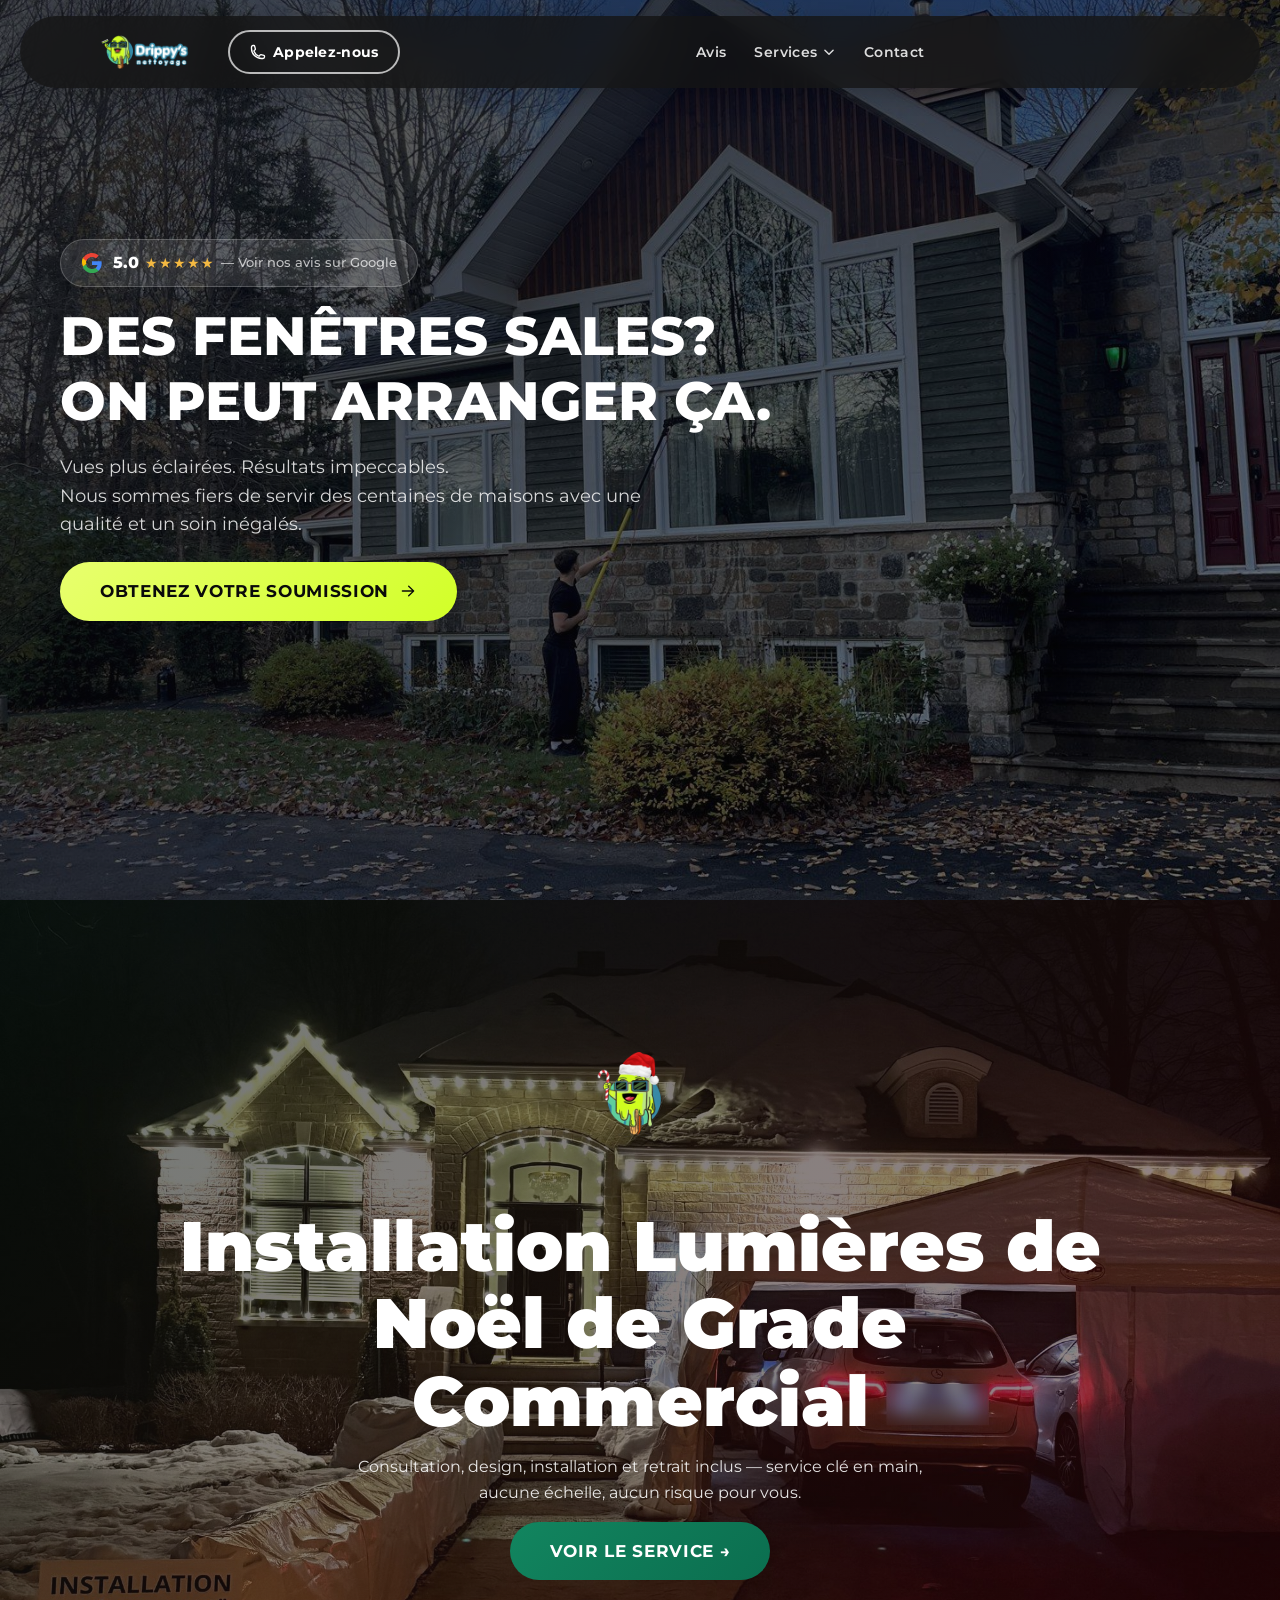
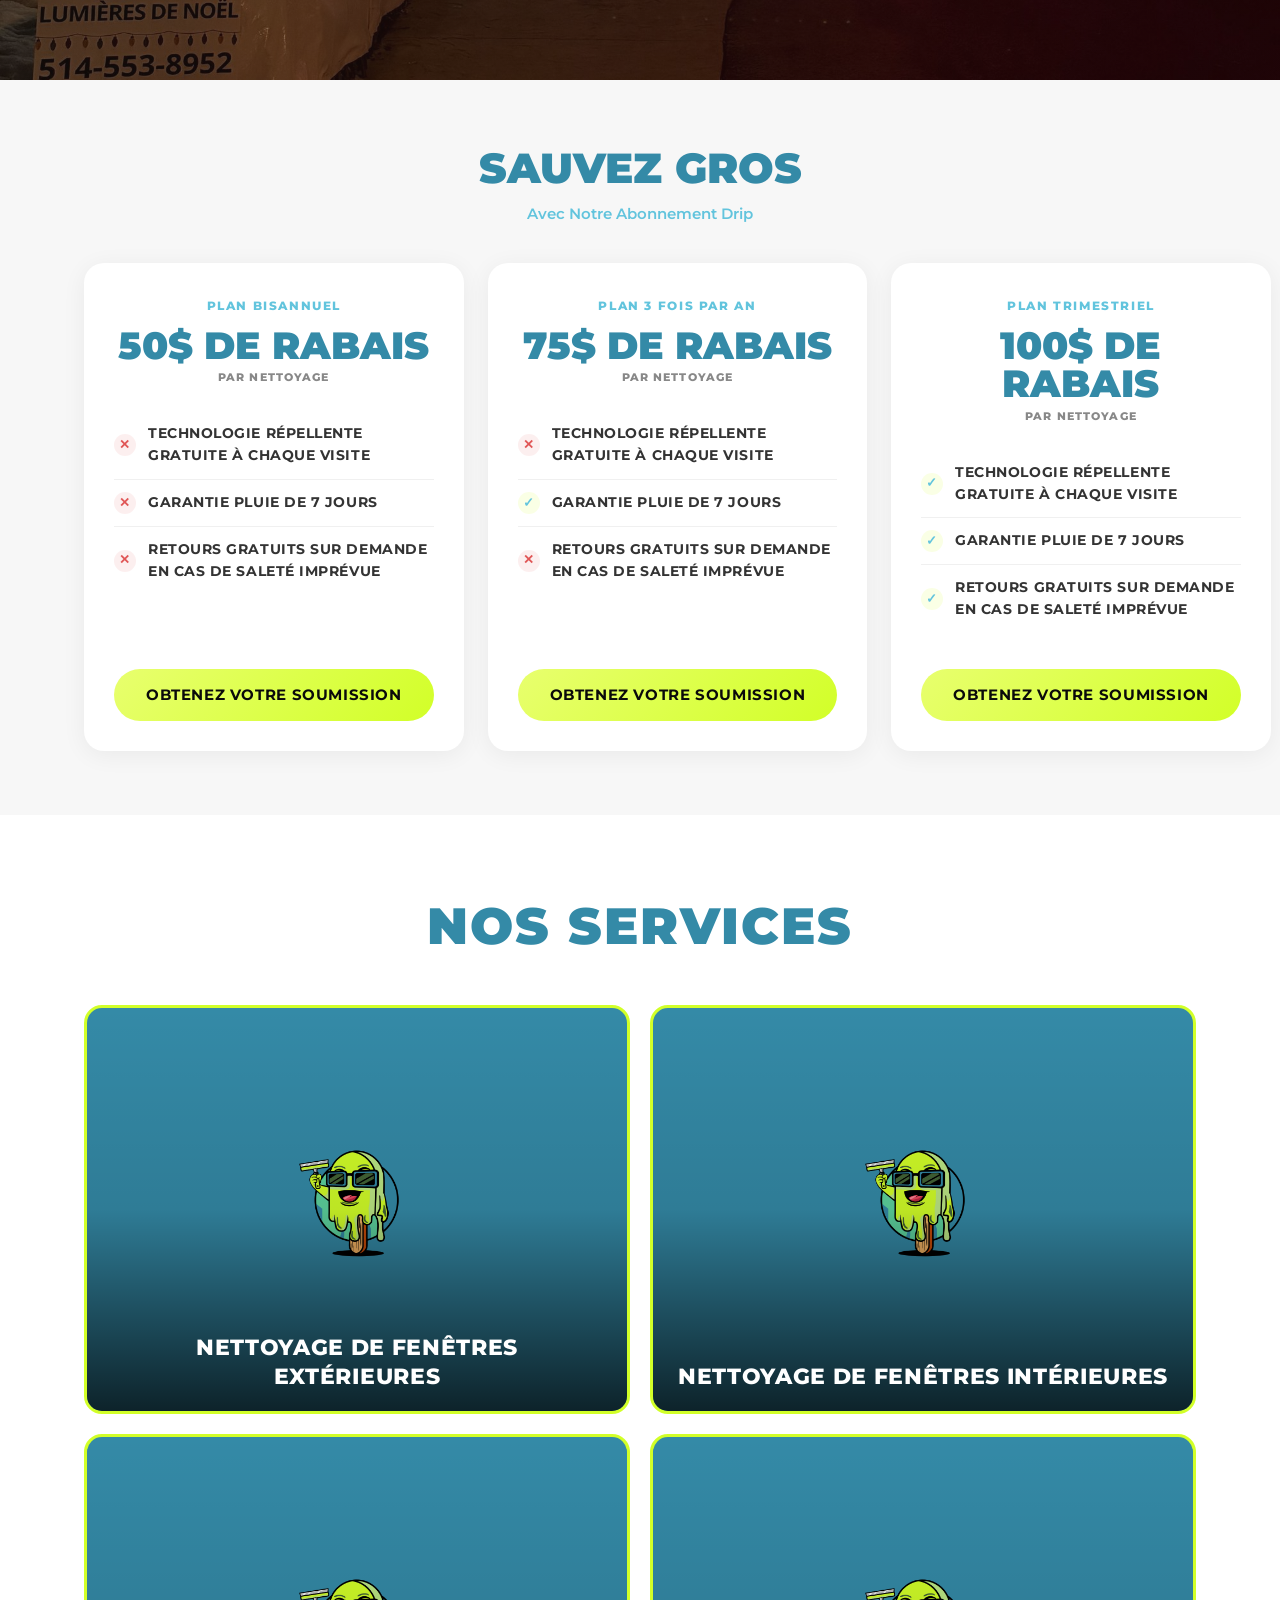
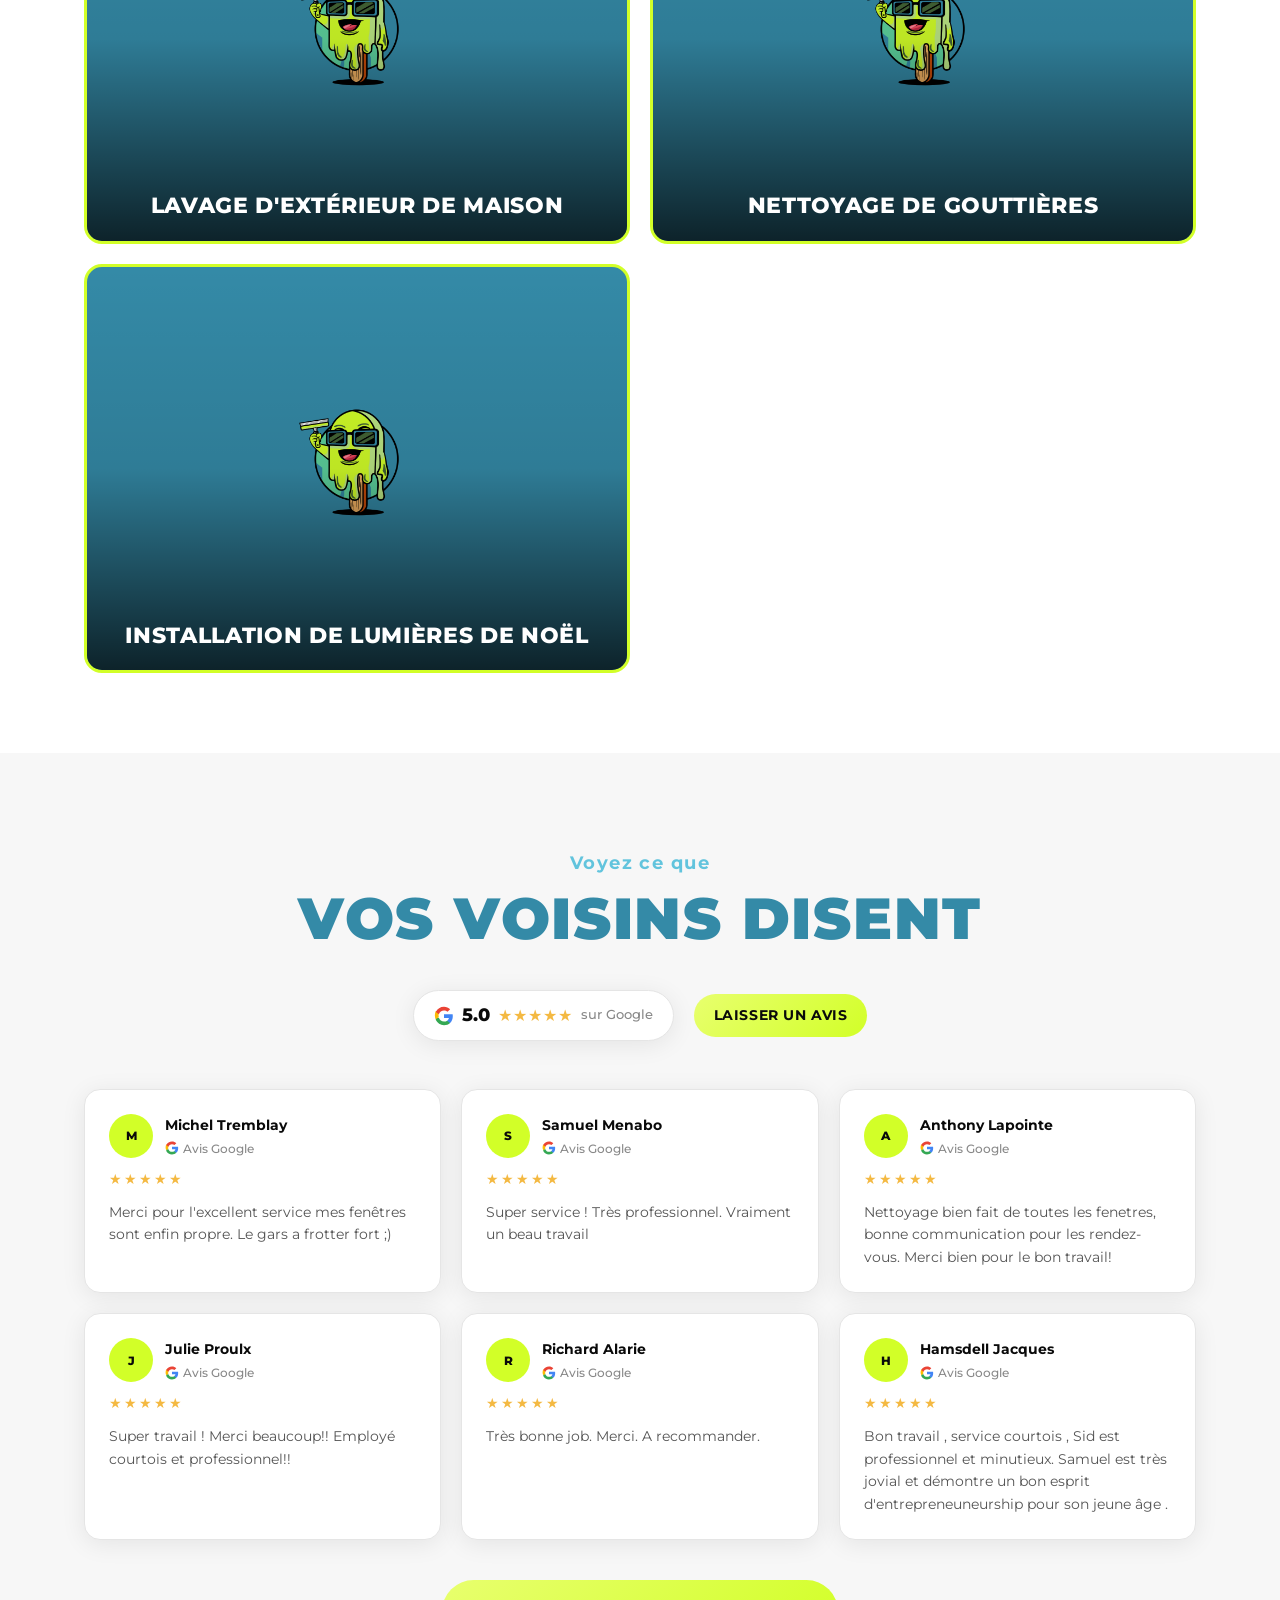
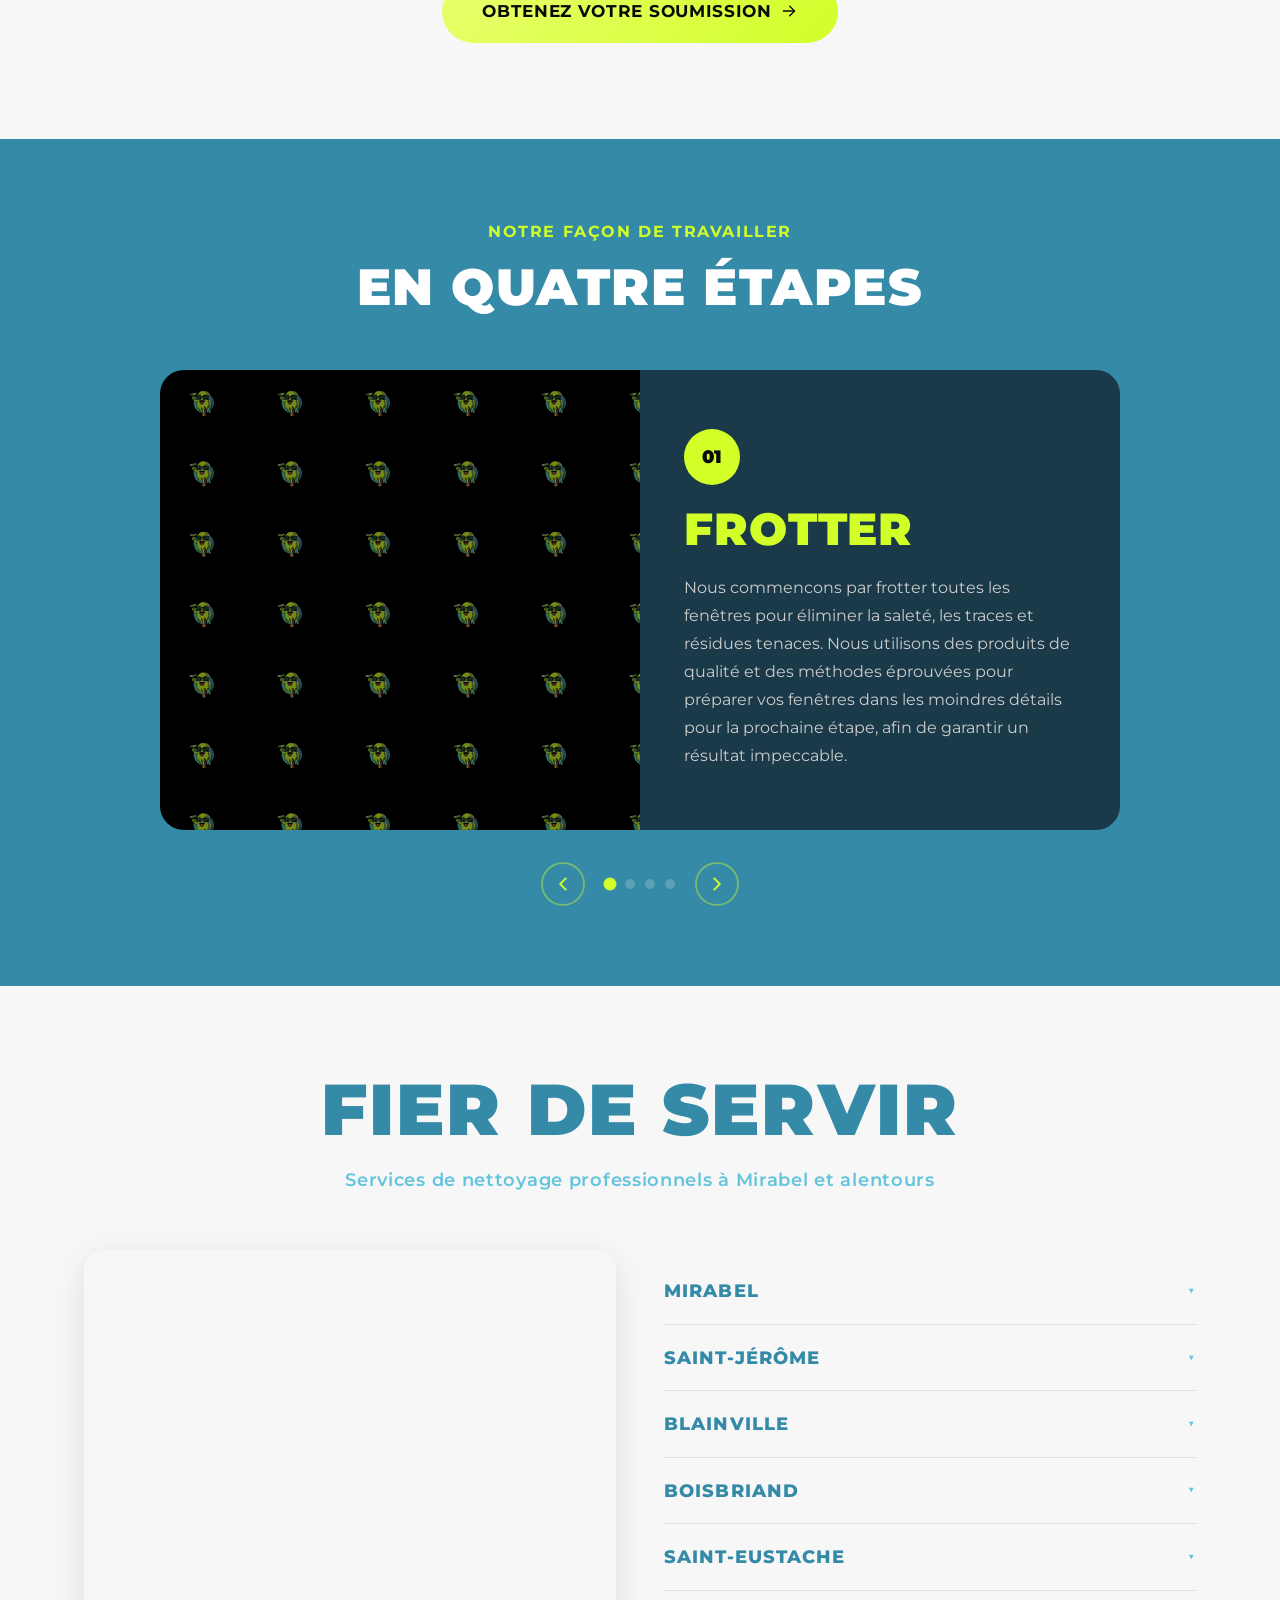
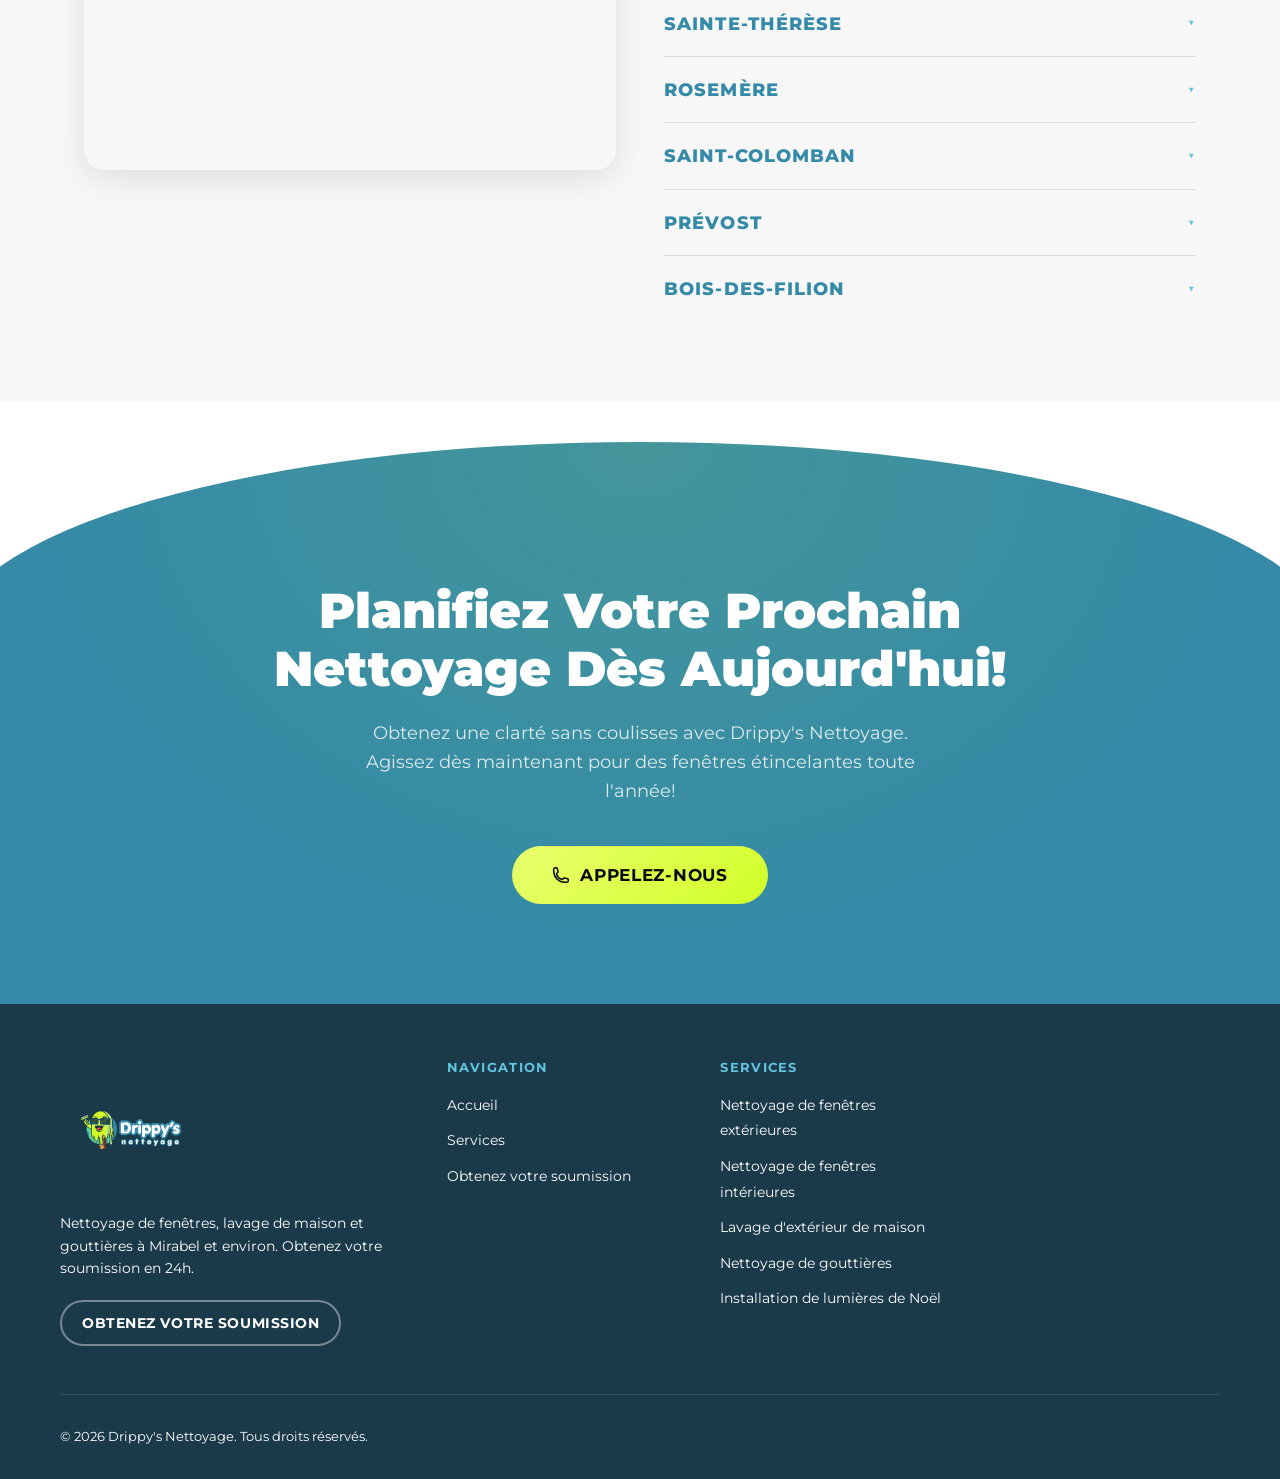
<file: index.html>
<!DOCTYPE html>
<html lang="fr">
<head>
  <meta charset="UTF-8">
  <link rel="icon" type="image/png" href="images/favicon.png">
  <meta name="google-site-verification" content="74CWFgGBx3Xt40rSyrYetWi0RrvciNouaYtm1x_zZIU" />
  <meta name="viewport" content="width=device-width, initial-scale=1.0">
  <title>Nettoyage de Fenêtres Extérieures | Drippy's Nettoyage</title>
  <meta name="description" content="Nettoyage de vitres, lavage de maison et nettoyage de gouttières à Mirabel et environs. Obtenez votre soumission en 24h. Résultats garantis ou on revient sans frais.">
  <link rel="canonical" href="https://drippysnettoyage.com/">
  <meta property="og:type" content="website">
  <meta property="og:title" content="Nettoyage de Fenêtres Extérieures | Drippy's Nettoyage">
  <meta property="og:description" content="Nettoyage de vitres, lavage de maison et nettoyage de gouttières à Mirabel et environs. Obtenez votre soumission en 24h. Résultats garantis ou on revient sans frais.">
  <meta property="og:url" content="https://drippysnettoyage.com/">
  <meta property="og:image" content="https://drippysnettoyage.com/images/hero-vitres.jpg">
  <meta property="og:locale" content="fr_CA">
  <meta name="twitter:card" content="summary_large_image">
  <meta name="twitter:title" content="Nettoyage de Fenêtres Extérieures | Drippy's Nettoyage">
  <meta name="twitter:description" content="Nettoyage de vitres, lavage de maison et nettoyage de gouttières à Mirabel et environs. Obtenez votre soumission en 24h. Résultats garantis ou on revient sans frais.">
  <meta name="twitter:image" content="https://drippysnettoyage.com/images/hero-vitres.jpg">
  <link rel="stylesheet" href="css/styles.css">

  <script type="application/ld+json">
  {
    "@context": "https://schema.org",
    "@type": "LocalBusiness",
    "name": "Drippy's Nettoyage",
    "description": "Services de nettoyage extérieur professionnel à Mirabel — nettoyage de vitres, lavage de maison, nettoyage de gouttières.",
    "telephone": "514-553-8952",
    "email": "sam@drippysnettoyage.com",
    "url": "https://drippysnettoyage.com",
    "address": {
      "@type": "PostalAddress",
      "addressLocality": "Mirabel",
      "addressRegion": "QC",
      "addressCountry": "CA"
    },
    "areaServed": [
      "Mirabel", "Saint-Jérôme", "Saint-Colomban", "Prévost", "Blainville",
      "Boisbriand", "Sainte-Thérèse", "Bois-des-Filion", "Saint-Eustache", "Rosemère"
    ],
    "serviceType": [
      "Nettoyage de vitres", "Lavage de maison", "Nettoyage de gouttières", "Installation de lumières de Noël"
    ],
    "priceRange": "$$",
    "openingHours": "Mo-Sa 07:00-19:00"
  }
  </script>
<!-- Facebook Pixel Code -->
<script>!function(f,b,e,v,n,t,s){if(f.fbq)return;n=f.fbq=function(){n.callMethod?n.callMethod.apply(n,arguments):n.queue.push(arguments)};if(!f._fbq)f._fbq=n;n.push=n;n.loaded=!0;n.version='2.0';n.queue=[];t=b.createElement(e);t.async=!0;t.src=v;s=b.getElementsByTagName(e)[0];s.parentNode.insertBefore(t,s)}(window,document,'script','https://connect.facebook.net/en_US/fbevents.js');fbq('init','1469865391275936');fbq('track','PageView');</script>
<noscript><img height="1" width="1" src="https://www.facebook.com/tr?id=1469865391275936&ev=PageView&noscript=1"/></noscript>
<!-- End Facebook Pixel Code -->
</head>
<body>

<!-- HEADER -->
<header class="site-header" id="site-header">
  <div class="header-inner">
    <a href="index.html" class="header-logo">
      <img src="images/logo-header.png" alt="Drippy's Nettoyage">
    </a>
    <a href="tel:514-553-8952" class="btn-call-pill">
      <svg xmlns="http://www.w3.org/2000/svg" fill="none" viewBox="0 0 24 24" stroke-width="2" stroke="currentColor"><path stroke-linecap="round" stroke-linejoin="round" d="M2.25 6.75c0 8.284 6.716 15 15 15h2.25a2.25 2.25 0 002.25-2.25v-1.372c0-.516-.351-.966-.852-1.091l-4.423-1.106c-.44-.11-.902.055-1.173.417l-.97 1.293c-.282.376-.769.542-1.21.38a12.035 12.035 0 01-7.143-7.143c-.162-.441.004-.928.38-1.21l1.293-.97c.363-.271.527-.734.417-1.173L6.963 3.102a1.125 1.125 0 00-1.091-.852H4.5A2.25 2.25 0 002.25 4.5v2.25z"/></svg>
      Appelez-nous
    </a>
    <nav class="header-nav" aria-label="Navigation principale">
      <a href="#temoignages">Avis</a>
      <div class="nav-dropdown" id="navServicesDropdown">
        <button class="nav-dropdown-toggle" aria-expanded="false" aria-haspopup="true">
          Services
          <svg class="nav-chevron" xmlns="http://www.w3.org/2000/svg" fill="none" viewBox="0 0 24 24" stroke-width="2.5" stroke="currentColor"><path stroke-linecap="round" stroke-linejoin="round" d="M19 9l-7 7-7-7"/></svg>
        </button>
        <div class="nav-dropdown-menu" role="menu">
          <a href="vitres-exterieures.html">Nettoyage de fenêtres extérieures</a>
          <a href="vitres-interieures.html">Nettoyage de fenêtres intérieures</a>
          <a href="lavage-maison.html">Lavage d'extérieur de maison</a>
          <a href="gouttieres.html">Nettoyage de gouttières</a>
          <a href="lumieres-noel.html">Installation de lumières de Noël</a>
        </div>
      </div>
      <a href="soumission.html">Contact</a>
    </nav>

    <button class="menu-toggle" id="menu-toggle" aria-label="Menu" aria-expanded="false">
      <span></span><span></span><span></span>
    </button>
  </div>
</header>

<!-- Mobile Nav -->
<nav class="mobile-nav" id="mobile-nav" aria-label="Navigation mobile">
  <a href="#temoignages">Avis</a>
  <button class="mobile-services-toggle" id="mobileServicesToggle">
    Services
    <svg class="nav-chevron" xmlns="http://www.w3.org/2000/svg" fill="none" viewBox="0 0 24 24" stroke-width="2.5" stroke="currentColor"><path stroke-linecap="round" stroke-linejoin="round" d="M19 9l-7 7-7-7"/></svg>
  </button>
  <div class="mobile-services-menu" id="mobileServicesMenu">
    <a href="vitres-exterieures.html">Nettoyage de fenêtres extérieures</a>
    <a href="vitres-interieures.html">Nettoyage de fenêtres intérieures</a>
    <a href="lavage-maison.html">Lavage d'extérieur de maison</a>
    <a href="gouttieres.html">Nettoyage de gouttières</a>
    <a href="lumieres-noel.html">Installation de lumières de Noël</a>
  </div>
  <a href="soumission.html">Contact</a>
  <a href="soumission.html" class="btn btn-gold">Obtenez votre soumission</a>
</nav>

<main>

<!-- ============================================================
     1. HERO
     ============================================================ -->
<section class="hero" aria-label="En-tête principal">
  <div class="hero-bg" role="img" aria-label="Maison propre après nettoyage extérieur"></div>
  <div class="hero-overlay"></div>

  <div class="hero-content">

    <!-- Google Review Badge — top left, Mint-style -->
    <a href="https://g.page/r/CVlOgSDud-qNEBM/review" target="_blank" rel="noopener" class="google-badge google-badge-link">
      <svg class="google-logo" viewBox="0 0 24 24" xmlns="http://www.w3.org/2000/svg"><path fill="#4285F4" d="M22.56 12.25c0-.78-.07-1.53-.2-2.25H12v4.26h5.92c-.26 1.37-1.04 2.53-2.21 3.31v2.77h3.57c2.08-1.92 3.28-4.74 3.28-8.09z"/><path fill="#34A853" d="M12 23c2.97 0 5.46-.98 7.28-2.66l-3.57-2.77c-.98.66-2.23 1.06-3.71 1.06-2.86 0-5.29-1.93-6.16-4.53H2.18v2.84C3.99 20.53 7.7 23 12 23z"/><path fill="#FBBC05" d="M5.84 13.09c-.22-.66-.35-1.36-.35-2.09s.13-1.43.35-2.09V6.07H2.18C1.43 7.55 1 9.22 1 11s.43 3.45 1.18 4.93l2.85-2.22.81-.62z"/><path fill="#EA4335" d="M12 5.38c1.62 0 3.06.56 4.21 1.64l3.15-3.15C17.45 2.09 14.97 1 12 1 7.7 1 3.99 3.47 2.18 7.07l3.66 2.84c.87-2.6 3.3-4.53 6.16-4.53z"/></svg>
      <div class="google-badge-text">
        <span class="google-badge-rating">5.0</span>
        <span class="google-badge-stars">★★★★★</span>
        <span class="google-badge-count">— Voir nos avis sur Google</span>
      </div>
    </a>

    <h1>Des Fenêtres Sales?<br><em>On peut arranger ça.</em></h1>

    <p class="hero-sub">Vues plus éclairées. Résultats impeccables.<br>Nous sommes fiers de servir des centaines de maisons avec une qualité et un soin inégalés.</p>

    <div class="hero-cta">
      <a href="soumission.html" class="btn-hero-pill">
        Obtenez votre soumission
        <svg xmlns="http://www.w3.org/2000/svg" viewBox="0 0 20 20" fill="currentColor" style="width:18px;height:18px;"><path fill-rule="evenodd" d="M3 10a.75.75 0 01.75-.75h10.638L10.23 5.29a.75.75 0 111.04-1.08l5.5 5.25a.75.75 0 010 1.08l-5.5 5.25a.75.75 0 11-1.04-1.08l4.158-3.96H3.75A.75.75 0 013 10z" clip-rule="evenodd"/></svg>
      </a>
    </div>

  </div>
</section>

<!-- ============================================================
     NOUVEAU — Lumières de Noël promo
     ============================================================ -->
<section class="home-noel-promo">
  <div class="home-noel-promo-bg" style="background-image:url('images/lumieres-noel-hero.jpg');"></div>
  <div class="home-noel-promo-overlay"></div>
  <div class="home-noel-promo-snow" aria-hidden="true">
    <span class="home-noel-promo-flake" style="left:2%;font-size:12px;animation-duration:10s;animation-delay:-1s;"></span>
    <span class="home-noel-promo-flake" style="left:8%;font-size:16px;animation-duration:13s;animation-delay:-6s;"></span>
    <span class="home-noel-promo-flake" style="left:14%;font-size:10px;animation-duration:9s;animation-delay:-3s;"></span>
    <span class="home-noel-promo-flake" style="left:20%;font-size:14px;animation-duration:11s;animation-delay:-8s;"></span>
    <span class="home-noel-promo-flake" style="left:27%;font-size:18px;animation-duration:14s;animation-delay:-2s;"></span>
    <span class="home-noel-promo-flake" style="left:34%;font-size:11px;animation-duration:8s;animation-delay:-5s;"></span>
    <span class="home-noel-promo-flake" style="left:41%;font-size:15px;animation-duration:12s;animation-delay:-9s;"></span>
    <span class="home-noel-promo-flake" style="left:48%;font-size:10px;animation-duration:10s;animation-delay:-4s;"></span>
    <span class="home-noel-promo-flake" style="left:55%;font-size:17px;animation-duration:13s;animation-delay:-7s;"></span>
    <span class="home-noel-promo-flake" style="left:62%;font-size:12px;animation-duration:9s;animation-delay:-1.5s;"></span>
    <span class="home-noel-promo-flake" style="left:69%;font-size:14px;animation-duration:11s;animation-delay:-10s;"></span>
    <span class="home-noel-promo-flake" style="left:76%;font-size:10px;animation-duration:8s;animation-delay:-3.5s;"></span>
    <span class="home-noel-promo-flake" style="left:83%;font-size:16px;animation-duration:14s;animation-delay:-6.5s;"></span>
    <span class="home-noel-promo-flake" style="left:90%;font-size:12px;animation-duration:10s;animation-delay:-11s;"></span>
    <span class="home-noel-promo-flake" style="left:95%;font-size:15px;animation-duration:12s;animation-delay:-4.5s;"></span>
    <span class="home-noel-promo-flake" style="left:99%;font-size:11px;animation-duration:9s;animation-delay:-8.5s;"></span>
  </div>
  <div class="container home-noel-promo-content">
    <img src="images/logo-noel.png" alt="Mascotte lumières de Noël Drippy's Nettoyage" class="home-noel-promo-logo">
    <h2 class="home-noel-promo-title">Installation Lumières de Noël de Grade Commercial</h2>
    <p class="home-noel-promo-sub">Consultation, design, installation et retrait inclus — service clé en main, aucune échelle, aucun risque pour vous.</p>
    <a href="lumieres-noel.html" class="btn-cta-banner btn-cta-banner--noel">Voir le service →</a>
  </div>
</section>

<!-- ============================================================
     ABONNEMENT DRIP — Plans section
     ============================================================ -->
<section class="sp-plans-section">
  <div class="container text-center">
    <h2 class="sp-plans-title">SAUVEZ GROS</h2>
    <p class="sp-plans-eyebrow">Avec Notre Abonnement Drip</p>
  </div>
  <div class="container"><div class="sp-plans-grid">

    <!-- Plan Bisannuel -->
    <div class="sp-plan-card">
      <p class="sp-plan-freq">PLAN BISANNUEL</p>
      <div class="sp-plan-discount">50$ DE RABAIS</div>
      <p class="sp-plan-discount-label">PAR NETTOYAGE</p>
      <ul class="sp-plan-features">
        <li class="sp-plan-feature sp-plan-feature--no">Technologie répellente gratuite à chaque visite</li>
        <li class="sp-plan-feature sp-plan-feature--no">Garantie pluie de 7 jours</li>
        <li class="sp-plan-feature sp-plan-feature--no">Retours gratuits sur demande en cas de saleté imprévue</li>
      </ul>
      <a href="soumission.html" class="btn btn-gold" style="display:block;text-align:center;">Obtenez votre soumission</a>
    </div>

    <!-- Plan 3 fois par an -->
    <div class="sp-plan-card">
      <p class="sp-plan-freq">PLAN 3 FOIS PAR AN</p>
      <div class="sp-plan-discount">75$ DE RABAIS</div>
      <p class="sp-plan-discount-label">PAR NETTOYAGE</p>
      <ul class="sp-plan-features">
        <li class="sp-plan-feature sp-plan-feature--no">Technologie répellente gratuite à chaque visite</li>
        <li class="sp-plan-feature">Garantie pluie de 7 jours</li>
        <li class="sp-plan-feature sp-plan-feature--no">Retours gratuits sur demande en cas de saleté imprévue</li>
      </ul>
      <a href="soumission.html" class="btn btn-gold" style="display:block;text-align:center;">Obtenez votre soumission</a>
    </div>

    <!-- Plan Trimestriel -->
    <div class="sp-plan-card">
      <p class="sp-plan-freq">PLAN TRIMESTRIEL</p>
      <div class="sp-plan-discount">100$ DE RABAIS</div>
      <p class="sp-plan-discount-label">PAR NETTOYAGE</p>
      <ul class="sp-plan-features">
        <li class="sp-plan-feature">Technologie répellente gratuite à chaque visite</li>
        <li class="sp-plan-feature">Garantie pluie de 7 jours</li>
        <li class="sp-plan-feature">Retours gratuits sur demande en cas de saleté imprévue</li>
      </ul>
      <a href="soumission.html" class="btn btn-gold" style="display:block;text-align:center;">Obtenez votre soumission</a>
    </div>

  </div></div>
</section>

<!-- ============================================================
     NOS SERVICES — Mint-style card grid
     ============================================================ -->
<section class="services-cards-section" id="services">
  <div class="container">

    <div class="services-cards-header text-center">
<h2 class="services-big-title">NOS SERVICES</h2>
    </div>

    <div class="services-cards-grid">

      <!-- ROW 1: big cards (vitres ext + int) -->
      <a href="vitres-exterieures.html" class="svc-card">
        <div class="svc-card-bg"></div>
        <div class="svc-card-overlay"></div>
        <span class="svc-card-name">Nettoyage de fenêtres extérieures</span>
      </a>

      <a href="vitres-interieures.html" class="svc-card">
        <div class="svc-card-bg"></div>
        <div class="svc-card-overlay"></div>
        <span class="svc-card-name">Nettoyage de fenêtres intérieures</span>
      </a>

      <a href="lavage-maison.html" class="svc-card">
        <div class="svc-card-bg"></div>
        <div class="svc-card-overlay"></div>
        <span class="svc-card-name">Lavage d'extérieur de maison</span>
      </a>

      <a href="gouttieres.html" class="svc-card">
        <div class="svc-card-bg"></div>
        <div class="svc-card-overlay"></div>
        <span class="svc-card-name">Nettoyage de gouttières</span>
      </a>

      <a href="lumieres-noel.html" class="svc-card">
        <div class="svc-card-bg"></div>
        <div class="svc-card-overlay"></div>
        <span class="svc-card-name">Installation de lumières de Noël</span>
      </a>

    </div>
  </div>
</section>




<!-- ============================================================
     3. AVIS CLIENTS
     ============================================================ -->
<section class="reviews-section" id="temoignages">
  <div class="container text-center">
    <span class="reviews-eyebrow">Voyez ce que</span>
    <h2 class="reviews-big-title">VOS VOISINS DISENT</h2>

    <!-- Google Badge Row -->
    <div class="reviews-badge-row">
      <a href="https://g.page/r/CVlOgSDud-qNEBM/review" target="_blank" rel="noopener" class="reviews-google-badge">
        <svg class="google-logo-sm" viewBox="0 0 24 24" xmlns="http://www.w3.org/2000/svg"><path fill="#4285F4" d="M22.56 12.25c0-.78-.07-1.53-.2-2.25H12v4.26h5.92c-.26 1.37-1.04 2.53-2.21 3.31v2.77h3.57c2.08-1.92 3.28-4.74 3.28-8.09z"/><path fill="#34A853" d="M12 23c2.97 0 5.46-.98 7.28-2.66l-3.57-2.77c-.98.66-2.23 1.06-3.71 1.06-2.86 0-5.29-1.93-6.16-4.53H2.18v2.84C3.99 20.53 7.7 23 12 23z"/><path fill="#FBBC05" d="M5.84 13.09c-.22-.66-.35-1.36-.35-2.09s.13-1.43.35-2.09V6.07H2.18C1.43 7.55 1 9.22 1 11s.43 3.45 1.18 4.93l2.85-2.22.81-.62z"/><path fill="#EA4335" d="M12 5.38c1.62 0 3.06.56 4.21 1.64l3.15-3.15C17.45 2.09 14.97 1 12 1 7.7 1 3.99 3.47 2.18 7.07l3.66 2.84c.87-2.6 3.3-4.53 6.16-4.53z"/></svg>
        <span class="reviews-badge-score">5.0</span>
        <span class="reviews-badge-stars">★★★★★</span>
        <span class="reviews-badge-label">sur Google</span>
      </a>
      <a href="https://g.page/r/CVlOgSDud-qNEBM/review" target="_blank" rel="noopener" class="btn btn-outline btn-review">
        Laisser un avis
      </a>
    </div>

    <!-- Review Cards -->
    <div class="review-cards-grid">

      <div class="review-card">
        <div class="review-card-header">
          <div class="review-avatar">M</div>
          <div class="review-info">
            <span class="review-name">Michel Tremblay</span>
            <span class="review-source">
              <svg class="google-logo-xs" viewBox="0 0 24 24" xmlns="http://www.w3.org/2000/svg"><path fill="#4285F4" d="M22.56 12.25c0-.78-.07-1.53-.2-2.25H12v4.26h5.92c-.26 1.37-1.04 2.53-2.21 3.31v2.77h3.57c2.08-1.92 3.28-4.74 3.28-8.09z"/><path fill="#34A853" d="M12 23c2.97 0 5.46-.98 7.28-2.66l-3.57-2.77c-.98.66-2.23 1.06-3.71 1.06-2.86 0-5.29-1.93-6.16-4.53H2.18v2.84C3.99 20.53 7.7 23 12 23z"/><path fill="#FBBC05" d="M5.84 13.09c-.22-.66-.35-1.36-.35-2.09s.13-1.43.35-2.09V6.07H2.18C1.43 7.55 1 9.22 1 11s.43 3.45 1.18 4.93l2.85-2.22.81-.62z"/><path fill="#EA4335" d="M12 5.38c1.62 0 3.06.56 4.21 1.64l3.15-3.15C17.45 2.09 14.97 1 12 1 7.7 1 3.99 3.47 2.18 7.07l3.66 2.84c.87-2.6 3.3-4.53 6.16-4.53z"/></svg>
              Avis Google
            </span>
          </div>
        </div>
        <div class="review-stars">★★★★★</div>
        <p class="review-text-short">Merci pour l'excellent service mes fenêtres sont enfin propre. Le gars a frotter fort ;)</p>
      </div>

      <div class="review-card">
        <div class="review-card-header">
          <div class="review-avatar">S</div>
          <div class="review-info">
            <span class="review-name">Samuel Menabo</span>
            <span class="review-source">
              <svg class="google-logo-xs" viewBox="0 0 24 24" xmlns="http://www.w3.org/2000/svg"><path fill="#4285F4" d="M22.56 12.25c0-.78-.07-1.53-.2-2.25H12v4.26h5.92c-.26 1.37-1.04 2.53-2.21 3.31v2.77h3.57c2.08-1.92 3.28-4.74 3.28-8.09z"/><path fill="#34A853" d="M12 23c2.97 0 5.46-.98 7.28-2.66l-3.57-2.77c-.98.66-2.23 1.06-3.71 1.06-2.86 0-5.29-1.93-6.16-4.53H2.18v2.84C3.99 20.53 7.7 23 12 23z"/><path fill="#FBBC05" d="M5.84 13.09c-.22-.66-.35-1.36-.35-2.09s.13-1.43.35-2.09V6.07H2.18C1.43 7.55 1 9.22 1 11s.43 3.45 1.18 4.93l2.85-2.22.81-.62z"/><path fill="#EA4335" d="M12 5.38c1.62 0 3.06.56 4.21 1.64l3.15-3.15C17.45 2.09 14.97 1 12 1 7.7 1 3.99 3.47 2.18 7.07l3.66 2.84c.87-2.6 3.3-4.53 6.16-4.53z"/></svg>
              Avis Google
            </span>
          </div>
        </div>
        <div class="review-stars">★★★★★</div>
        <p class="review-text-short">Super service ! Très professionnel. Vraiment un beau travail</p>
      </div>

      <div class="review-card">
        <div class="review-card-header">
          <div class="review-avatar">A</div>
          <div class="review-info">
            <span class="review-name">Anthony Lapointe</span>
            <span class="review-source">
              <svg class="google-logo-xs" viewBox="0 0 24 24" xmlns="http://www.w3.org/2000/svg"><path fill="#4285F4" d="M22.56 12.25c0-.78-.07-1.53-.2-2.25H12v4.26h5.92c-.26 1.37-1.04 2.53-2.21 3.31v2.77h3.57c2.08-1.92 3.28-4.74 3.28-8.09z"/><path fill="#34A853" d="M12 23c2.97 0 5.46-.98 7.28-2.66l-3.57-2.77c-.98.66-2.23 1.06-3.71 1.06-2.86 0-5.29-1.93-6.16-4.53H2.18v2.84C3.99 20.53 7.7 23 12 23z"/><path fill="#FBBC05" d="M5.84 13.09c-.22-.66-.35-1.36-.35-2.09s.13-1.43.35-2.09V6.07H2.18C1.43 7.55 1 9.22 1 11s.43 3.45 1.18 4.93l2.85-2.22.81-.62z"/><path fill="#EA4335" d="M12 5.38c1.62 0 3.06.56 4.21 1.64l3.15-3.15C17.45 2.09 14.97 1 12 1 7.7 1 3.99 3.47 2.18 7.07l3.66 2.84c.87-2.6 3.3-4.53 6.16-4.53z"/></svg>
              Avis Google
            </span>
          </div>
        </div>
        <div class="review-stars">★★★★★</div>
        <p class="review-text-short">Nettoyage bien fait de toutes les fenetres, bonne communication pour les rendez-vous. Merci bien pour le bon travail!</p>
      </div>

      <div class="review-card">
        <div class="review-card-header">
          <div class="review-avatar">J</div>
          <div class="review-info">
            <span class="review-name">Julie Proulx</span>
            <span class="review-source">
              <svg class="google-logo-xs" viewBox="0 0 24 24" xmlns="http://www.w3.org/2000/svg"><path fill="#4285F4" d="M22.56 12.25c0-.78-.07-1.53-.2-2.25H12v4.26h5.92c-.26 1.37-1.04 2.53-2.21 3.31v2.77h3.57c2.08-1.92 3.28-4.74 3.28-8.09z"/><path fill="#34A853" d="M12 23c2.97 0 5.46-.98 7.28-2.66l-3.57-2.77c-.98.66-2.23 1.06-3.71 1.06-2.86 0-5.29-1.93-6.16-4.53H2.18v2.84C3.99 20.53 7.7 23 12 23z"/><path fill="#FBBC05" d="M5.84 13.09c-.22-.66-.35-1.36-.35-2.09s.13-1.43.35-2.09V6.07H2.18C1.43 7.55 1 9.22 1 11s.43 3.45 1.18 4.93l2.85-2.22.81-.62z"/><path fill="#EA4335" d="M12 5.38c1.62 0 3.06.56 4.21 1.64l3.15-3.15C17.45 2.09 14.97 1 12 1 7.7 1 3.99 3.47 2.18 7.07l3.66 2.84c.87-2.6 3.3-4.53 6.16-4.53z"/></svg>
              Avis Google
            </span>
          </div>
        </div>
        <div class="review-stars">★★★★★</div>
        <p class="review-text-short">Super travail ! Merci beaucoup!! Employé courtois et professionnel!!</p>
      </div>

      <div class="review-card">
        <div class="review-card-header">
          <div class="review-avatar">R</div>
          <div class="review-info">
            <span class="review-name">Richard Alarie</span>
            <span class="review-source">
              <svg class="google-logo-xs" viewBox="0 0 24 24" xmlns="http://www.w3.org/2000/svg"><path fill="#4285F4" d="M22.56 12.25c0-.78-.07-1.53-.2-2.25H12v4.26h5.92c-.26 1.37-1.04 2.53-2.21 3.31v2.77h3.57c2.08-1.92 3.28-4.74 3.28-8.09z"/><path fill="#34A853" d="M12 23c2.97 0 5.46-.98 7.28-2.66l-3.57-2.77c-.98.66-2.23 1.06-3.71 1.06-2.86 0-5.29-1.93-6.16-4.53H2.18v2.84C3.99 20.53 7.7 23 12 23z"/><path fill="#FBBC05" d="M5.84 13.09c-.22-.66-.35-1.36-.35-2.09s.13-1.43.35-2.09V6.07H2.18C1.43 7.55 1 9.22 1 11s.43 3.45 1.18 4.93l2.85-2.22.81-.62z"/><path fill="#EA4335" d="M12 5.38c1.62 0 3.06.56 4.21 1.64l3.15-3.15C17.45 2.09 14.97 1 12 1 7.7 1 3.99 3.47 2.18 7.07l3.66 2.84c.87-2.6 3.3-4.53 6.16-4.53z"/></svg>
              Avis Google
            </span>
          </div>
        </div>
        <div class="review-stars">★★★★★</div>
        <p class="review-text-short">Très bonne job. Merci. A recommander.</p>
      </div>

      <div class="review-card">
        <div class="review-card-header">
          <div class="review-avatar">H</div>
          <div class="review-info">
            <span class="review-name">Hamsdell Jacques</span>
            <span class="review-source">
              <svg class="google-logo-xs" viewBox="0 0 24 24" xmlns="http://www.w3.org/2000/svg"><path fill="#4285F4" d="M22.56 12.25c0-.78-.07-1.53-.2-2.25H12v4.26h5.92c-.26 1.37-1.04 2.53-2.21 3.31v2.77h3.57c2.08-1.92 3.28-4.74 3.28-8.09z"/><path fill="#34A853" d="M12 23c2.97 0 5.46-.98 7.28-2.66l-3.57-2.77c-.98.66-2.23 1.06-3.71 1.06-2.86 0-5.29-1.93-6.16-4.53H2.18v2.84C3.99 20.53 7.7 23 12 23z"/><path fill="#FBBC05" d="M5.84 13.09c-.22-.66-.35-1.36-.35-2.09s.13-1.43.35-2.09V6.07H2.18C1.43 7.55 1 9.22 1 11s.43 3.45 1.18 4.93l2.85-2.22.81-.62z"/><path fill="#EA4335" d="M12 5.38c1.62 0 3.06.56 4.21 1.64l3.15-3.15C17.45 2.09 14.97 1 12 1 7.7 1 3.99 3.47 2.18 7.07l3.66 2.84c.87-2.6 3.3-4.53 6.16-4.53z"/></svg>
              Avis Google
            </span>
          </div>
        </div>
        <div class="review-stars">★★★★★</div>
        <p class="review-text-short">Bon travail , service courtois , Sid est professionnel et minutieux. Samuel est très jovial et démontre un bon esprit d'entrepreneuneurship pour son jeune âge .</p>
      </div>

    </div>

    <div style="margin-top:40px;">
      <a href="soumission.html" class="btn btn-gold btn-lg">
        Obtenez votre soumission
        <svg xmlns="http://www.w3.org/2000/svg" viewBox="0 0 20 20" fill="currentColor" style="width:18px;height:18px;"><path fill-rule="evenodd" d="M3 10a.75.75 0 01.75-.75h10.638L10.23 5.29a.75.75 0 111.04-1.08l5.5 5.25a.75.75 0 010 1.08l-5.5 5.25a.75.75 0 11-1.04-1.08l4.158-3.96H3.75A.75.75 0 013 10z" clip-rule="evenodd"/></svg>
      </a>
    </div>
  </div>
</section>

<!-- Review Modal -->
<div class="review-modal-overlay" id="reviewModal" aria-hidden="true">
  <div class="review-modal-card" role="dialog" aria-modal="true">
    <button class="review-modal-close" id="reviewModalClose" aria-label="Fermer">×</button>
    <div class="review-modal-header">
      <div class="review-avatar" id="modalAvatar"></div>
      <div class="review-info">
        <span class="review-name" id="modalName"></span>
        <span class="review-source">
          <svg class="google-logo-xs" viewBox="0 0 24 24" xmlns="http://www.w3.org/2000/svg"><path fill="#4285F4" d="M22.56 12.25c0-.78-.07-1.53-.2-2.25H12v4.26h5.92c-.26 1.37-1.04 2.53-2.21 3.31v2.77h3.57c2.08-1.92 3.28-4.74 3.28-8.09z"/><path fill="#34A853" d="M12 23c2.97 0 5.46-.98 7.28-2.66l-3.57-2.77c-.98.66-2.23 1.06-3.71 1.06-2.86 0-5.29-1.93-6.16-4.53H2.18v2.84C3.99 20.53 7.7 23 12 23z"/><path fill="#FBBC05" d="M5.84 13.09c-.22-.66-.35-1.36-.35-2.09s.13-1.43.35-2.09V6.07H2.18C1.43 7.55 1 9.22 1 11s.43 3.45 1.18 4.93l2.85-2.22.81-.62z"/><path fill="#EA4335" d="M12 5.38c1.62 0 3.06.56 4.21 1.64l3.15-3.15C17.45 2.09 14.97 1 12 1 7.7 1 3.99 3.47 2.18 7.07l3.66 2.84c.87-2.6 3.3-4.53 6.16-4.53z"/></svg>
          Avis Google
        </span>
      </div>
    </div>
    <div class="review-stars" style="margin:12px 0;">★★★★★</div>
    <p class="review-modal-text" id="modalText"></p>
  </div>
</div>






<!-- ============================================================
     PROCESSUS EN 3 ÉTAPES
     ============================================================ -->
<section class="process-section" id="processus">
  <div class="container">

    <div class="process-header text-center">
      <span class="process-eyebrow">Notre façon de travailler</span>
      <h2 class="process-title">EN QUATRE ÉTAPES</h2>
    </div>

    <div class="process-carousel-wrap">

      <!-- Étape 1 -->
      <div class="process-slide active">
        <div class="process-photo" style="background-color: #000000;">
          <div class="process-photo-bg"></div>
        </div>
        <div class="process-card">
          <div class="process-badge">01</div>
          <h3 class="process-step-name">FROTTER</h3>
          <p class="process-step-desc">Nous commencons par frotter toutes les fenêtres pour éliminer la saleté, les traces et résidues tenaces. Nous utilisons des produits de qualité et des méthodes éprouvées pour préparer vos fenêtres dans les moindres détails pour la prochaine étape, afin de garantir un résultat impeccable.</p>
        </div>
      </div>

      <!-- Étape 2 -->
      <div class="process-slide">
        <div class="process-photo" style="background-color: #000000;">
          <div class="process-photo-bg"></div>
        </div>
        <div class="process-card">
          <div class="process-badge">02</div>
          <h3 class="process-step-name">RINCER</h3>
          <p class="process-step-desc">On rince toutes les fenêtres pour éliminer tout résidu et préparer le verre pour notre traitement exclusif en dernière étape.</p>
        </div>
      </div>

      <!-- Étape 3 -->
      <div class="process-slide">
        <div class="process-photo" style="background-color: #000000;">
          <div class="process-photo-bg"></div>
        </div>
        <div class="process-card">
          <div class="process-badge">03</div>
          <h3 class="process-step-name">DÉTAIL</h3>
          <p class="process-step-desc">L'excellence se trouve dans les détails que d'autres ignorent. Nous prenons soin de nettoyer les cadres, les rebords et les coins souvent oubliés. Chaque surface est vérifiée pour un résultat propre, soigné et une brillance éclatante sous tous les angles.</p>
        </div>
      </div>

      <!-- Étape 4 -->
      <div class="process-slide">
        <div class="process-photo" style="background-color: #000000;">
          <div class="process-photo-bg"></div>
        </div>
        <div class="process-card">
          <div class="process-badge">04</div>
          <h3 class="process-step-name">TECHNOLOGIE<br>RÉPELLENTE</h3>
          <p class="process-step-desc">En étape finale, nous appliquons notre traitement répellent exclusif sur chaque vitre. Cette barrière invisible repousse l'eau, prévient les dépôts de calcaire et prolonge l'effet de propreté — vos fenêtres restent étincelantes bien plus longtemps entre chaque visite.</p>
        </div>
      </div>

    </div>

    <!-- Navigation -->
    <div class="process-nav">
      <button class="process-prev" aria-label="Étape précédente">
        <svg xmlns="http://www.w3.org/2000/svg" fill="none" viewBox="0 0 24 24" stroke-width="2.5" stroke="currentColor"><path stroke-linecap="round" stroke-linejoin="round" d="M15.75 19.5L8.25 12l7.5-7.5"/></svg>
      </button>
      <div class="process-dots">
        <button class="process-dot active" aria-label="Étape 1"></button>
        <button class="process-dot" aria-label="Étape 2"></button>
        <button class="process-dot" aria-label="Étape 3"></button>
        <button class="process-dot" aria-label="Étape 4"></button>
      </div>
      <button class="process-next" aria-label="Étape suivante">
        <svg xmlns="http://www.w3.org/2000/svg" fill="none" viewBox="0 0 24 24" stroke-width="2.5" stroke="currentColor"><path stroke-linecap="round" stroke-linejoin="round" d="M8.25 4.5l7.5 7.5-7.5 7.5"/></svg>
      </button>
    </div>

  </div>
</section>

<!-- ============================================================
     6. SERVICE AREA
     ============================================================ -->
<section class="area-section" id="zone-service">

  <div class="area-header text-center">
    <h2 class="area-title">FIER DE SERVIR</h2>
    <p class="area-subtitle">Services de nettoyage professionnels à Mirabel et alentours</p>
  </div>

  <div class="container">
    <div class="area-grid">

      <!-- Carte Google Maps -->
      <div class="area-map">
        <iframe
          src="https://maps.google.com/maps?width=100%25&height=600&hl=fr&q=Mirabel+QC+Canada&ie=UTF8&t=&z=10&iwloc=B&output=embed"
          width="100%"
          height="100%"
          style="border:0;display:block;"
          allowfullscreen=""
          loading="lazy"
          referrerpolicy="no-referrer-when-downgrade"
          title="Zone de service — Mirabel">
        </iframe>
      </div>

      <!-- Liste des villes -->
      <div class="area-cities-list">
        <div class="area-city-row">
          <span>Mirabel</span>
          <span class="area-chevron">&#9660;</span>
        </div>
        <div class="area-city-row">
          <span>Saint-Jérôme</span>
          <span class="area-chevron">&#9660;</span>
        </div>
        <div class="area-city-row">
          <span>Blainville</span>
          <span class="area-chevron">&#9660;</span>
        </div>
        <div class="area-city-row">
          <span>Boisbriand</span>
          <span class="area-chevron">&#9660;</span>
        </div>
        <div class="area-city-row">
          <span>Saint-Eustache</span>
          <span class="area-chevron">&#9660;</span>
        </div>
        <div class="area-city-row">
          <span>Sainte-Thérèse</span>
          <span class="area-chevron">&#9660;</span>
        </div>
        <div class="area-city-row">
          <span>Rosemère</span>
          <span class="area-chevron">&#9660;</span>
        </div>
        <div class="area-city-row">
          <span>Saint-Colomban</span>
          <span class="area-chevron">&#9660;</span>
        </div>
        <div class="area-city-row">
          <span>Prévost</span>
          <span class="area-chevron">&#9660;</span>
        </div>
        <div class="area-city-row" style="border-bottom:none;">
          <span>Bois-des-Filion</span>
          <span class="area-chevron">&#9660;</span>
        </div>
      </div>

    </div>
  </div>

</section>

<!-- ============================================================
     BANNIÈRE CTA FINALE
     ============================================================ -->
<section class="cta-banner-section">
  <div class="cta-banner-bg"></div>
  <div class="cta-banner-overlay"></div>
  <div class="container text-center" style="position:relative;z-index:2;">
    <h2 class="cta-banner-title">Planifiez Votre Prochain Nettoyage Dès Aujourd'hui!</h2>
    <p class="cta-banner-sub">Obtenez une clarté sans coulisses avec Drippy's Nettoyage. Agissez dès maintenant pour des fenêtres étincelantes toute l'année!</p>
    <a href="tel:514-553-8952" class="btn-cta-banner">
      <svg xmlns="http://www.w3.org/2000/svg" fill="none" viewBox="0 0 24 24" stroke-width="2" stroke="currentColor" style="width:18px;height:18px;flex-shrink:0;"><path stroke-linecap="round" stroke-linejoin="round" d="M2.25 6.75c0 8.284 6.716 15 15 15h2.25a2.25 2.25 0 002.25-2.25v-1.372c0-.516-.351-.966-.852-1.091l-4.423-1.106c-.44-.11-.902.055-1.173.417l-.97 1.293c-.282.376-.769.542-1.21.38a12.035 12.035 0 01-7.143-7.143c-.162-.441.004-.928.38-1.21l1.293-.97c.363-.271.527-.734.417-1.173L6.963 3.102a1.125 1.125 0 00-1.091-.852H4.5A2.25 2.25 0 002.25 4.5v2.25z"/></svg>
      Appelez-nous
    </a>
  </div>
</section>

</main>

<!-- FOOTER -->
<footer class="site-footer">
  <div class="footer-inner">
    <div class="footer-top">
      <div class="footer-brand">
        <img src="images/logo-header.png" alt="Drippy's Nettoyage">
        <p>Nettoyage de fenêtres, lavage de maison et gouttières à Mirabel et environ. Obtenez votre soumission en 24h.</p>
        <a href="soumission.html" class="btn btn-outline" style="font-size:0.875rem;padding:10px 20px;color:#ffffff;">Obtenez votre soumission</a>
      </div>
      <div class="footer-col">
        <h4>Navigation</h4>
        <ul>
          <li><a href="index.html">Accueil</a></li>
          <li><a href="services.html">Services</a></li>
          <li><a href="soumission.html">Obtenez votre soumission</a></li>
        </ul>
      </div>
      <div class="footer-col">
        <h4>Services</h4>
        <ul>
          <li><a href="vitres-exterieures.html">Nettoyage de fenêtres extérieures</a></li>
          <li><a href="vitres-interieures.html">Nettoyage de fenêtres intérieures</a></li>
          <li><a href="lavage-maison.html">Lavage d'extérieur de maison</a></li>
          <li><a href="gouttieres.html">Nettoyage de gouttières</a></li>
          <li><a href="lumieres-noel.html">Installation de lumières de Noël</a></li>
        </ul>
      </div>
    </div>
    <div class="footer-bottom">
      <span>© 2026 Drippy's Nettoyage. Tous droits réservés.</span>

    </div>
  </div>
</footer>

<script src="js/main.js"></script>
</body>
</html>
</file>
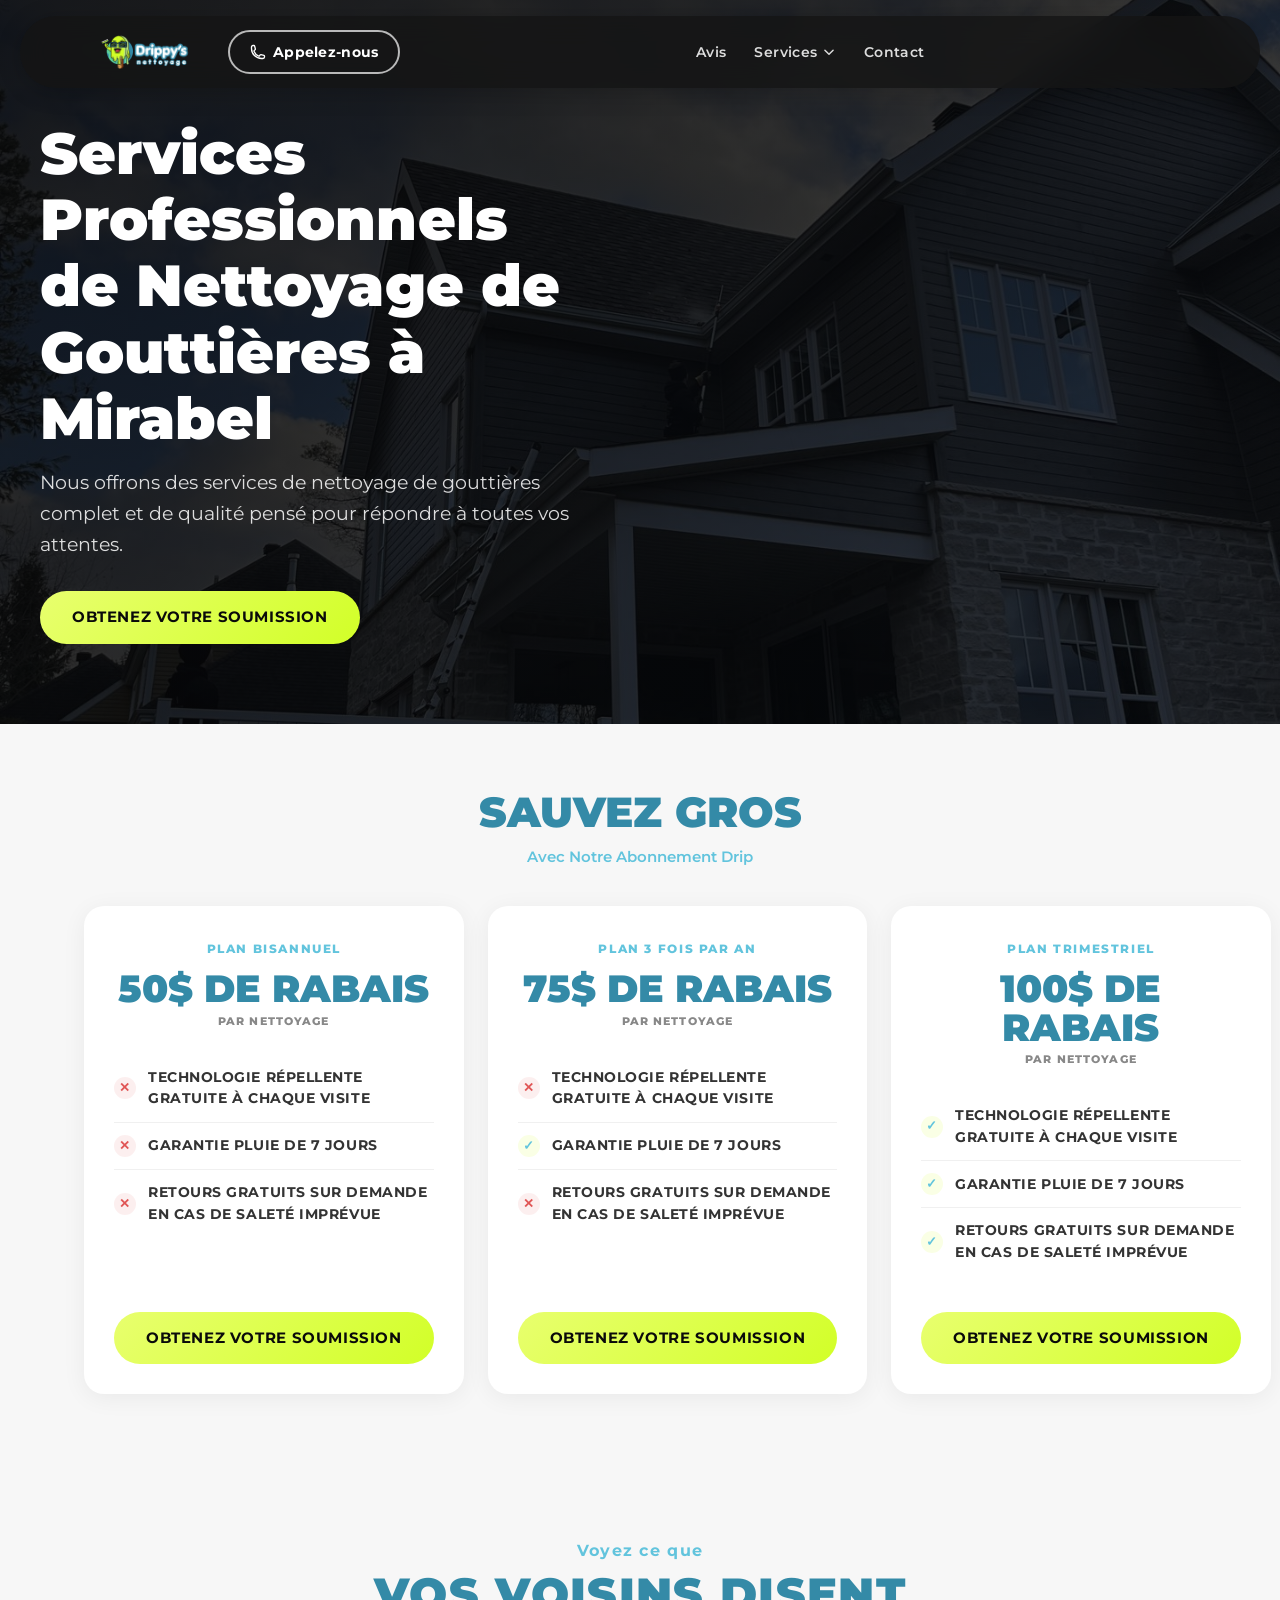
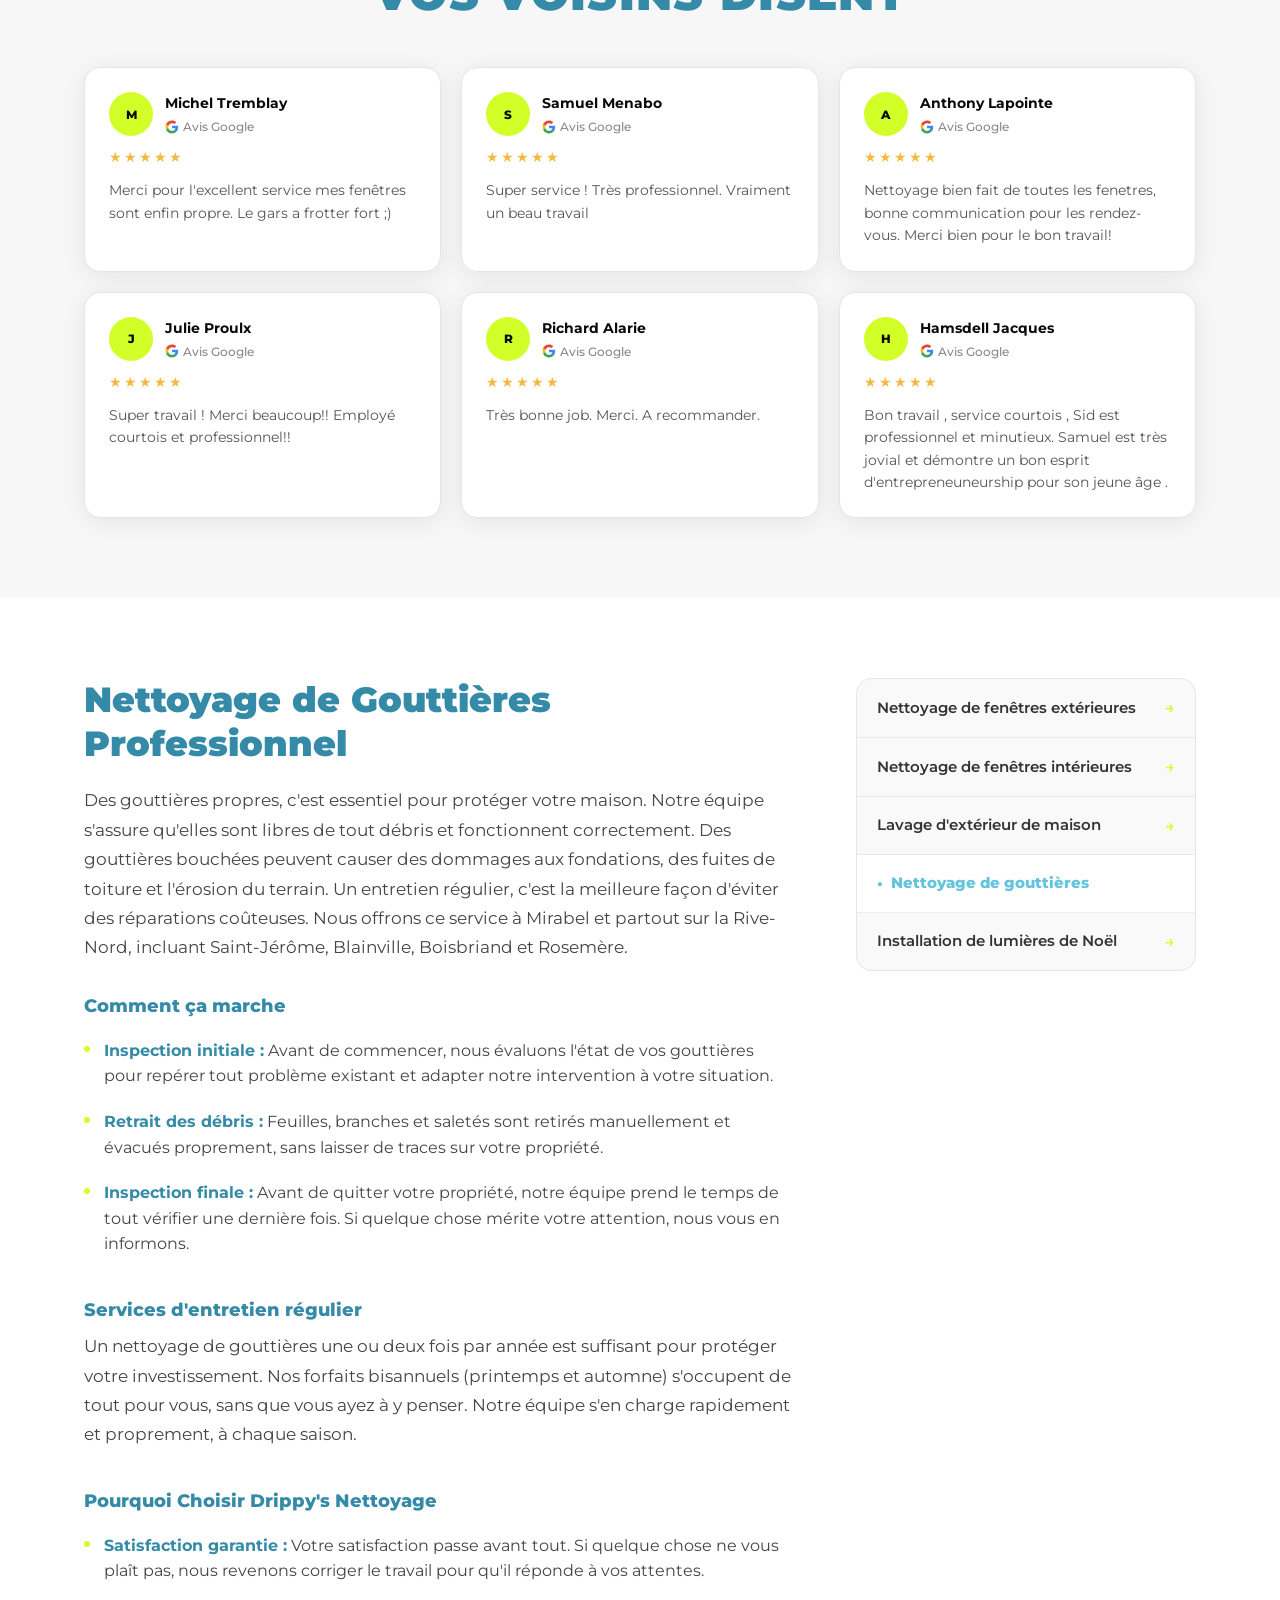
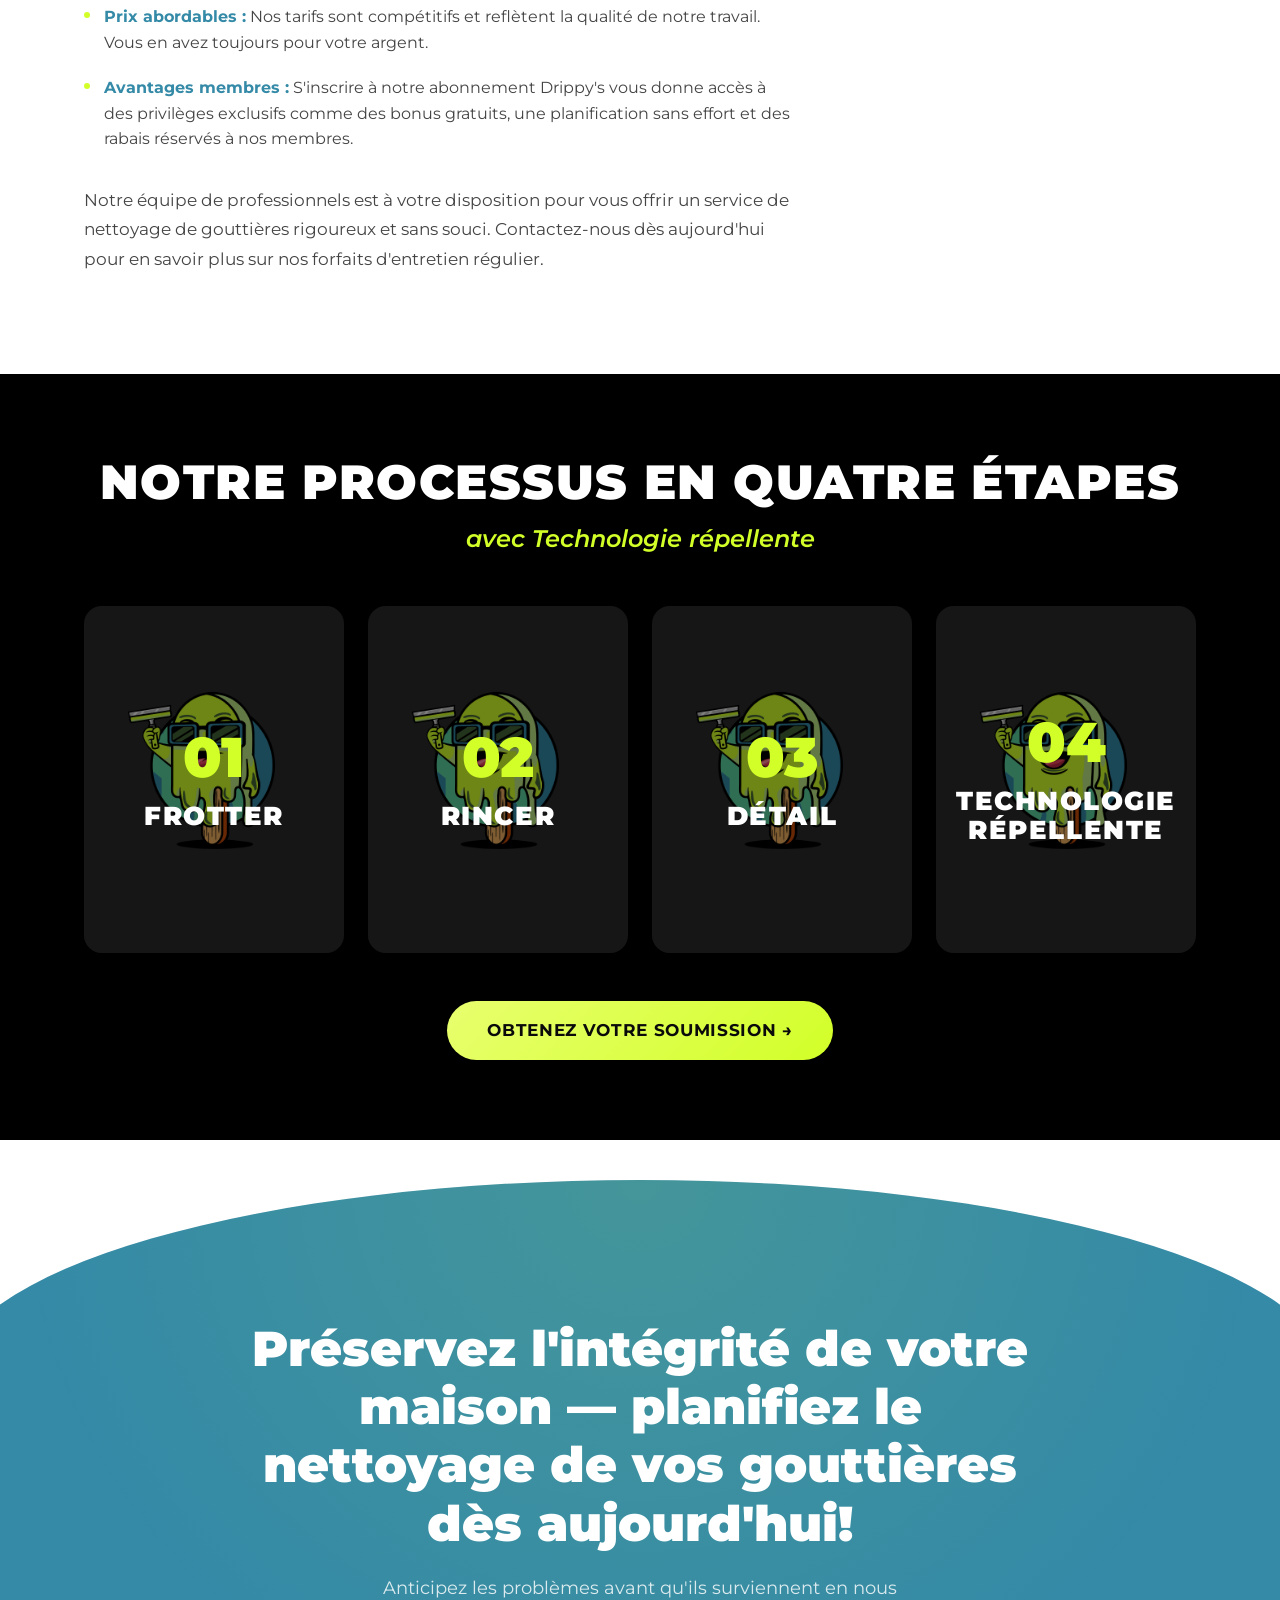
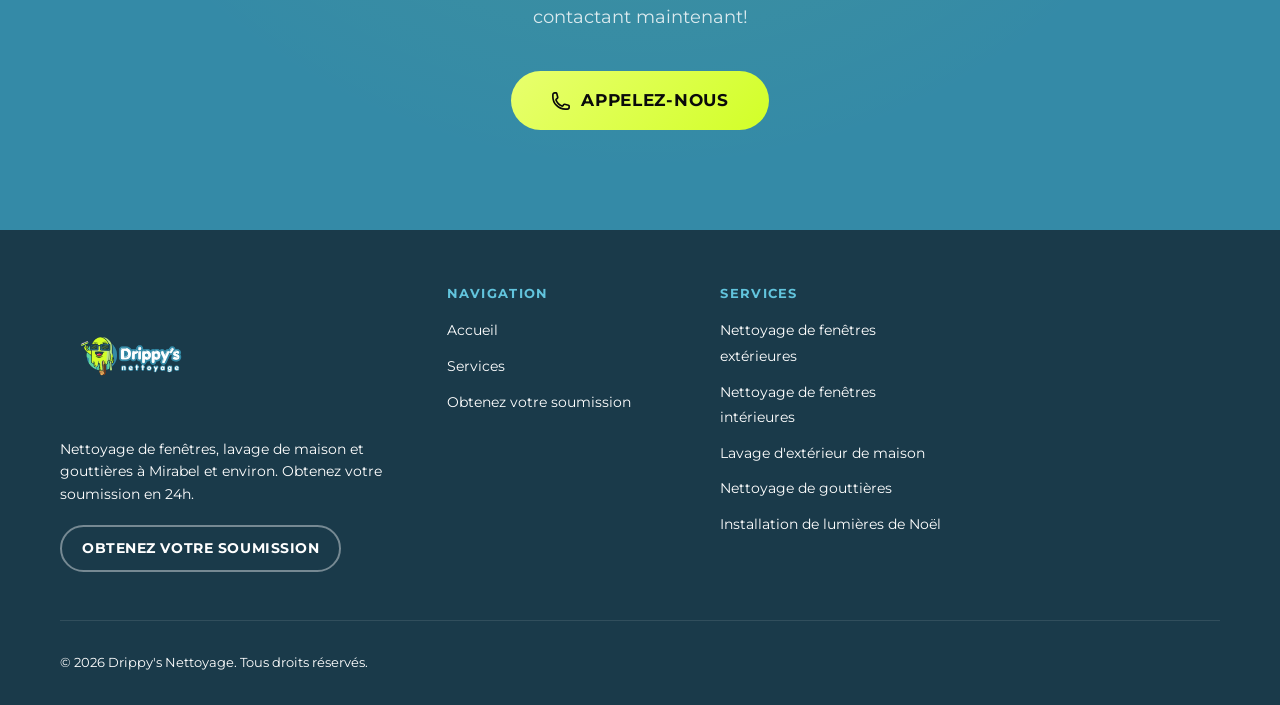
<file: gouttieres.html>
<!DOCTYPE html>
<html lang="fr">
<head>
  <meta charset="UTF-8">
  <link rel="icon" type="image/png" href="images/favicon.png">
  <meta name="viewport" content="width=device-width, initial-scale=1.0">
  <title>Nettoyage de gouttières à Mirabel | Drippy's Nettoyage</title>
  <meta name="description" content="Nettoyage de gouttières professionnel à Mirabel. Débris retirés, débit vérifié, inspection incluse. Protégez votre maison avant que ça coûte cher.">
  <link rel="canonical" href="https://drippysnettoyage.com/gouttieres">
  <meta property="og:type" content="website">
  <meta property="og:title" content="Nettoyage de gouttières à Mirabel | Drippy's Nettoyage">
  <meta property="og:description" content="Nettoyage de gouttières professionnel à Mirabel. Débris retirés, débit vérifié, inspection incluse. Protégez votre maison avant que ça coûte cher.">
  <meta property="og:url" content="https://drippysnettoyage.com/gouttieres">
  <meta property="og:image" content="https://drippysnettoyage.com/images/IMG_7952.jpg">
  <meta property="og:locale" content="fr_CA">
  <meta name="twitter:card" content="summary_large_image">
  <meta name="twitter:title" content="Nettoyage de gouttières à Mirabel | Drippy's Nettoyage">
  <meta name="twitter:description" content="Nettoyage de gouttières professionnel à Mirabel. Débris retirés, débit vérifié, inspection incluse. Protégez votre maison avant que ça coûte cher.">
  <meta name="twitter:image" content="https://drippysnettoyage.com/images/IMG_7952.jpg">
  <link rel="stylesheet" href="css/styles.css">
  <script type="application/ld+json">
  {
    "@context": "https://schema.org",
    "@type": "Service",
    "name": "Nettoyage de gouttières",
    "description": "Nettoyage de gouttières professionnel à Mirabel. Débris retirés, débit vérifié, inspection incluse.",
    "url": "https://drippysnettoyage.com/gouttieres",
    "provider": {
      "@type": "LocalBusiness",
      "name": "Drippy's Nettoyage",
      "telephone": "514-553-8952",
      "email": "sam@drippysnettoyage.com",
      "address": {
        "@type": "PostalAddress",
        "addressLocality": "Mirabel",
        "addressRegion": "QC",
        "addressCountry": "CA"
      }
    },
    "areaServed": [
      "Mirabel", "Saint-Jérôme", "Saint-Colomban", "Prévost", "Blainville",
      "Boisbriand", "Sainte-Thérèse", "Bois-des-Filion", "Saint-Eustache", "Rosemère"
    ]
  }
  </script>
<!-- Facebook Pixel Code -->
<script>!function(f,b,e,v,n,t,s){if(f.fbq)return;n=f.fbq=function(){n.callMethod?n.callMethod.apply(n,arguments):n.queue.push(arguments)};if(!f._fbq)f._fbq=n;n.push=n;n.loaded=!0;n.version='2.0';n.queue=[];t=b.createElement(e);t.async=!0;t.src=v;s=b.getElementsByTagName(e)[0];s.parentNode.insertBefore(t,s)}(window,document,'script','https://connect.facebook.net/en_US/fbevents.js');fbq('init','1469865391275936');fbq('track','PageView');</script>
<noscript><img height="1" width="1" src="https://www.facebook.com/tr?id=1469865391275936&ev=PageView&noscript=1"/></noscript>
<!-- End Facebook Pixel Code -->
</head>
<body>

<header class="site-header" id="site-header">
  <div class="header-inner">
    <a href="index.html" class="header-logo">
      <img src="images/logo-header.png" alt="Drippy's Nettoyage">
    </a>
    <a href="tel:514-553-8952" class="btn-call-pill">
      <svg xmlns="http://www.w3.org/2000/svg" fill="none" viewBox="0 0 24 24" stroke-width="2" stroke="currentColor"><path stroke-linecap="round" stroke-linejoin="round" d="M2.25 6.75c0 8.284 6.716 15 15 15h2.25a2.25 2.25 0 002.25-2.25v-1.372c0-.516-.351-.966-.852-1.091l-4.423-1.106c-.44-.11-.902.055-1.173.417l-.97 1.293c-.282.376-.769.542-1.21.38a12.035 12.035 0 01-7.143-7.143c-.162-.441.004-.928.38-1.21l1.293-.97c.363-.271.527-.734.417-1.173L6.963 3.102a1.125 1.125 0 00-1.091-.852H4.5A2.25 2.25 0 002.25 4.5v2.25z"/></svg>
      Appelez-nous
    </a>
    <nav class="header-nav" aria-label="Navigation principale">
      <a href="index.html#temoignages">Avis</a>
      <div class="nav-dropdown" id="navServicesDropdown">
        <button class="nav-dropdown-toggle" aria-expanded="false" aria-haspopup="true">
          Services
          <svg class="nav-chevron" xmlns="http://www.w3.org/2000/svg" fill="none" viewBox="0 0 24 24" stroke-width="2.5" stroke="currentColor"><path stroke-linecap="round" stroke-linejoin="round" d="M19 9l-7 7-7-7"/></svg>
        </button>
        <div class="nav-dropdown-menu" role="menu">
          <a href="vitres-exterieures.html">Nettoyage de fenêtres extérieures</a>
          <a href="vitres-interieures.html">Nettoyage de fenêtres intérieures</a>
          <a href="lavage-maison.html">Lavage d'extérieur de maison</a>
          <a href="gouttieres.html">Nettoyage de gouttières</a>
          <a href="lumieres-noel.html">Installation de lumières de Noël</a>
        </div>
      </div>
      <a href="soumission.html">Contact</a>
    </nav>
    <button class="menu-toggle" id="menu-toggle" aria-label="Menu" aria-expanded="false">
      <span></span><span></span><span></span>
    </button>
  </div>
</header>

<nav class="mobile-nav" id="mobile-nav">
  <a href="index.html#temoignages">Avis</a>
  <button class="mobile-services-toggle" id="mobileServicesToggle">
    Services
    <svg class="nav-chevron" xmlns="http://www.w3.org/2000/svg" fill="none" viewBox="0 0 24 24" stroke-width="2.5" stroke="currentColor"><path stroke-linecap="round" stroke-linejoin="round" d="M19 9l-7 7-7-7"/></svg>
  </button>
  <div class="mobile-services-menu" id="mobileServicesMenu">
    <a href="vitres-exterieures.html">Nettoyage de fenêtres extérieures</a>
    <a href="vitres-interieures.html">Nettoyage de fenêtres intérieures</a>
    <a href="lavage-maison.html">Lavage d'extérieur de maison</a>
    <a href="gouttieres.html">Nettoyage de gouttières</a>
    <a href="lumieres-noel.html">Installation de lumières de Noël</a>
  </div>
  <a href="soumission.html">Contact</a>
  <a href="soumission.html" class="btn btn-gold">Obtenez votre soumission</a>
</nav>

<main>

  <!-- HERO -->
  <section class="sp-hero">
    <div class="sp-hero-bg" style="background-image: url('images/IMG_7952.jpg');"></div>
    <div class="sp-hero-overlay"></div>
    <div class="sp-hero-content" style="position:relative;z-index:2;max-width:620px;padding:0 40px;text-align:left;">
      <h1 class="sp-hero-title">Services Professionnels de Nettoyage de Gouttières à Mirabel</h1>
      <p class="sp-hero-sub">Nous offrons des services de nettoyage de gouttières complet et de qualité pensé pour répondre à toutes vos attentes.</p>
      <a href="soumission.html?service=gouttieres" class="btn btn-gold">Obtenez votre soumission</a>
    </div>
  </section>

  <!-- SERVICE PLANS -->
  <section class="sp-plans-section">
    <div class="container text-center">
      <h2 class="sp-plans-title">SAUVEZ GROS</h2>
      <p class="sp-plans-eyebrow">Avec Notre Abonnement Drip</p>
    </div>
    <div class="container"><div class="sp-plans-grid">

            <!-- Plan Bisannuel -->
      <div class="sp-plan-card">
        <p class="sp-plan-freq">PLAN BISANNUEL</p>
        <div class="sp-plan-discount">50$ DE RABAIS</div>
        <p class="sp-plan-discount-label">PAR NETTOYAGE</p>
        <ul class="sp-plan-features">
          <li class="sp-plan-feature sp-plan-feature--no">Technologie répellente gratuite à chaque visite</li>
          <li class="sp-plan-feature sp-plan-feature--no">Garantie pluie de 7 jours</li>
          <li class="sp-plan-feature sp-plan-feature--no">Retours gratuits sur demande en cas de saleté imprévue</li>
        </ul>
        <a href="soumission.html" class="btn btn-gold" style="display:block;text-align:center;">Obtenez votre soumission</a>
      </div>

      <!-- Plan 3 fois par an -->
      <div class="sp-plan-card">
        <p class="sp-plan-freq">PLAN 3 FOIS PAR AN</p>
        <div class="sp-plan-discount">75$ DE RABAIS</div>
        <p class="sp-plan-discount-label">PAR NETTOYAGE</p>
        <ul class="sp-plan-features">
          <li class="sp-plan-feature sp-plan-feature--no">Technologie répellente gratuite à chaque visite</li>
          <li class="sp-plan-feature">Garantie pluie de 7 jours</li>
          <li class="sp-plan-feature sp-plan-feature--no">Retours gratuits sur demande en cas de saleté imprévue</li>
        </ul>
        <a href="soumission.html" class="btn btn-gold" style="display:block;text-align:center;">Obtenez votre soumission</a>
      </div>

      <!-- Plan Trimestriel -->
      <div class="sp-plan-card">
        <p class="sp-plan-freq">PLAN TRIMESTRIEL</p>
        <div class="sp-plan-discount">100$ DE RABAIS</div>
        <p class="sp-plan-discount-label">PAR NETTOYAGE</p>
        <ul class="sp-plan-features">
          <li class="sp-plan-feature">Technologie répellente gratuite à chaque visite</li>
          <li class="sp-plan-feature">Garantie pluie de 7 jours</li>
          <li class="sp-plan-feature">Retours gratuits sur demande en cas de saleté imprévue</li>
        </ul>
        <a href="soumission.html" class="btn btn-gold" style="display:block;text-align:center;">Obtenez votre soumission</a>
      </div>

    </div></div>
  </section>

  <!-- REVIEWS -->
  <section class="sp-reviews-section">
    <div class="container text-center">
      <span class="reviews-eyebrow">Voyez ce que</span>
      <h2 class="reviews-big-title" style="font-size:clamp(1.8rem,4vw,2.8rem);">VOS VOISINS DISENT</h2>
    </div>
    <div class="container review-cards-grid">

      <div class="review-card">
        <div class="review-card-header">
          <div class="review-avatar">M</div>
          <div class="review-info">
            <span class="review-name">Michel Tremblay</span>
            <span class="review-source">
              <svg class="google-logo-xs" viewBox="0 0 24 24" xmlns="http://www.w3.org/2000/svg"><path fill="#4285F4" d="M22.56 12.25c0-.78-.07-1.53-.2-2.25H12v4.26h5.92c-.26 1.37-1.04 2.53-2.21 3.31v2.77h3.57c2.08-1.92 3.28-4.74 3.28-8.09z"/><path fill="#34A853" d="M12 23c2.97 0 5.46-.98 7.28-2.66l-3.57-2.77c-.98.66-2.23 1.06-3.71 1.06-2.86 0-5.29-1.93-6.16-4.53H2.18v2.84C3.99 20.53 7.7 23 12 23z"/><path fill="#FBBC05" d="M5.84 13.09c-.22-.66-.35-1.36-.35-2.09s.13-1.43.35-2.09V6.07H2.18C1.43 7.55 1 9.22 1 11s.43 3.45 1.18 4.93l2.85-2.22.81-.62z"/><path fill="#EA4335" d="M12 5.38c1.62 0 3.06.56 4.21 1.64l3.15-3.15C17.45 2.09 14.97 1 12 1 7.7 1 3.99 3.47 2.18 7.07l3.66 2.84c.87-2.6 3.3-4.53 6.16-4.53z"/></svg>
              Avis Google
            </span>
          </div>
        </div>
        <div class="review-stars">★★★★★</div>
        <p class="review-text-short">Merci pour l'excellent service mes fenêtres sont enfin propre. Le gars a frotter fort ;)</p>
      </div>

      <div class="review-card">
        <div class="review-card-header">
          <div class="review-avatar">S</div>
          <div class="review-info">
            <span class="review-name">Samuel Menabo</span>
            <span class="review-source">
              <svg class="google-logo-xs" viewBox="0 0 24 24" xmlns="http://www.w3.org/2000/svg"><path fill="#4285F4" d="M22.56 12.25c0-.78-.07-1.53-.2-2.25H12v4.26h5.92c-.26 1.37-1.04 2.53-2.21 3.31v2.77h3.57c2.08-1.92 3.28-4.74 3.28-8.09z"/><path fill="#34A853" d="M12 23c2.97 0 5.46-.98 7.28-2.66l-3.57-2.77c-.98.66-2.23 1.06-3.71 1.06-2.86 0-5.29-1.93-6.16-4.53H2.18v2.84C3.99 20.53 7.7 23 12 23z"/><path fill="#FBBC05" d="M5.84 13.09c-.22-.66-.35-1.36-.35-2.09s.13-1.43.35-2.09V6.07H2.18C1.43 7.55 1 9.22 1 11s.43 3.45 1.18 4.93l2.85-2.22.81-.62z"/><path fill="#EA4335" d="M12 5.38c1.62 0 3.06.56 4.21 1.64l3.15-3.15C17.45 2.09 14.97 1 12 1 7.7 1 3.99 3.47 2.18 7.07l3.66 2.84c.87-2.6 3.3-4.53 6.16-4.53z"/></svg>
              Avis Google
            </span>
          </div>
        </div>
        <div class="review-stars">★★★★★</div>
        <p class="review-text-short">Super service ! Très professionnel. Vraiment un beau travail</p>
      </div>

      <div class="review-card">
        <div class="review-card-header">
          <div class="review-avatar">A</div>
          <div class="review-info">
            <span class="review-name">Anthony Lapointe</span>
            <span class="review-source">
              <svg class="google-logo-xs" viewBox="0 0 24 24" xmlns="http://www.w3.org/2000/svg"><path fill="#4285F4" d="M22.56 12.25c0-.78-.07-1.53-.2-2.25H12v4.26h5.92c-.26 1.37-1.04 2.53-2.21 3.31v2.77h3.57c2.08-1.92 3.28-4.74 3.28-8.09z"/><path fill="#34A853" d="M12 23c2.97 0 5.46-.98 7.28-2.66l-3.57-2.77c-.98.66-2.23 1.06-3.71 1.06-2.86 0-5.29-1.93-6.16-4.53H2.18v2.84C3.99 20.53 7.7 23 12 23z"/><path fill="#FBBC05" d="M5.84 13.09c-.22-.66-.35-1.36-.35-2.09s.13-1.43.35-2.09V6.07H2.18C1.43 7.55 1 9.22 1 11s.43 3.45 1.18 4.93l2.85-2.22.81-.62z"/><path fill="#EA4335" d="M12 5.38c1.62 0 3.06.56 4.21 1.64l3.15-3.15C17.45 2.09 14.97 1 12 1 7.7 1 3.99 3.47 2.18 7.07l3.66 2.84c.87-2.6 3.3-4.53 6.16-4.53z"/></svg>
              Avis Google
            </span>
          </div>
        </div>
        <div class="review-stars">★★★★★</div>
        <p class="review-text-short">Nettoyage bien fait de toutes les fenetres, bonne communication pour les rendez-vous. Merci bien pour le bon travail!</p>
      </div>

      <div class="review-card">
        <div class="review-card-header">
          <div class="review-avatar">J</div>
          <div class="review-info">
            <span class="review-name">Julie Proulx</span>
            <span class="review-source">
              <svg class="google-logo-xs" viewBox="0 0 24 24" xmlns="http://www.w3.org/2000/svg"><path fill="#4285F4" d="M22.56 12.25c0-.78-.07-1.53-.2-2.25H12v4.26h5.92c-.26 1.37-1.04 2.53-2.21 3.31v2.77h3.57c2.08-1.92 3.28-4.74 3.28-8.09z"/><path fill="#34A853" d="M12 23c2.97 0 5.46-.98 7.28-2.66l-3.57-2.77c-.98.66-2.23 1.06-3.71 1.06-2.86 0-5.29-1.93-6.16-4.53H2.18v2.84C3.99 20.53 7.7 23 12 23z"/><path fill="#FBBC05" d="M5.84 13.09c-.22-.66-.35-1.36-.35-2.09s.13-1.43.35-2.09V6.07H2.18C1.43 7.55 1 9.22 1 11s.43 3.45 1.18 4.93l2.85-2.22.81-.62z"/><path fill="#EA4335" d="M12 5.38c1.62 0 3.06.56 4.21 1.64l3.15-3.15C17.45 2.09 14.97 1 12 1 7.7 1 3.99 3.47 2.18 7.07l3.66 2.84c.87-2.6 3.3-4.53 6.16-4.53z"/></svg>
              Avis Google
            </span>
          </div>
        </div>
        <div class="review-stars">★★★★★</div>
        <p class="review-text-short">Super travail ! Merci beaucoup!! Employé courtois et professionnel!!</p>
      </div>

      <div class="review-card">
        <div class="review-card-header">
          <div class="review-avatar">R</div>
          <div class="review-info">
            <span class="review-name">Richard Alarie</span>
            <span class="review-source">
              <svg class="google-logo-xs" viewBox="0 0 24 24" xmlns="http://www.w3.org/2000/svg"><path fill="#4285F4" d="M22.56 12.25c0-.78-.07-1.53-.2-2.25H12v4.26h5.92c-.26 1.37-1.04 2.53-2.21 3.31v2.77h3.57c2.08-1.92 3.28-4.74 3.28-8.09z"/><path fill="#34A853" d="M12 23c2.97 0 5.46-.98 7.28-2.66l-3.57-2.77c-.98.66-2.23 1.06-3.71 1.06-2.86 0-5.29-1.93-6.16-4.53H2.18v2.84C3.99 20.53 7.7 23 12 23z"/><path fill="#FBBC05" d="M5.84 13.09c-.22-.66-.35-1.36-.35-2.09s.13-1.43.35-2.09V6.07H2.18C1.43 7.55 1 9.22 1 11s.43 3.45 1.18 4.93l2.85-2.22.81-.62z"/><path fill="#EA4335" d="M12 5.38c1.62 0 3.06.56 4.21 1.64l3.15-3.15C17.45 2.09 14.97 1 12 1 7.7 1 3.99 3.47 2.18 7.07l3.66 2.84c.87-2.6 3.3-4.53 6.16-4.53z"/></svg>
              Avis Google
            </span>
          </div>
        </div>
        <div class="review-stars">★★★★★</div>
        <p class="review-text-short">Très bonne job. Merci. A recommander.</p>
      </div>

      <div class="review-card">
        <div class="review-card-header">
          <div class="review-avatar">H</div>
          <div class="review-info">
            <span class="review-name">Hamsdell Jacques</span>
            <span class="review-source">
              <svg class="google-logo-xs" viewBox="0 0 24 24" xmlns="http://www.w3.org/2000/svg"><path fill="#4285F4" d="M22.56 12.25c0-.78-.07-1.53-.2-2.25H12v4.26h5.92c-.26 1.37-1.04 2.53-2.21 3.31v2.77h3.57c2.08-1.92 3.28-4.74 3.28-8.09z"/><path fill="#34A853" d="M12 23c2.97 0 5.46-.98 7.28-2.66l-3.57-2.77c-.98.66-2.23 1.06-3.71 1.06-2.86 0-5.29-1.93-6.16-4.53H2.18v2.84C3.99 20.53 7.7 23 12 23z"/><path fill="#FBBC05" d="M5.84 13.09c-.22-.66-.35-1.36-.35-2.09s.13-1.43.35-2.09V6.07H2.18C1.43 7.55 1 9.22 1 11s.43 3.45 1.18 4.93l2.85-2.22.81-.62z"/><path fill="#EA4335" d="M12 5.38c1.62 0 3.06.56 4.21 1.64l3.15-3.15C17.45 2.09 14.97 1 12 1 7.7 1 3.99 3.47 2.18 7.07l3.66 2.84c.87-2.6 3.3-4.53 6.16-4.53z"/></svg>
              Avis Google
            </span>
          </div>
        </div>
        <div class="review-stars">★★★★★</div>
        <p class="review-text-short">Bon travail , service courtois , Sid est professionnel et minutieux. Samuel est très jovial et démontre un bon esprit d'entrepreneuneurship pour son jeune âge .</p>
      </div>

    </div>
  </section>


  <!-- DETAIL -->
  <section class="sp-detail-section">
    <div class="container sp-detail-grid">

      <!-- LEFT: Content -->
      <div class="sp-detail-content">
        <h2>Nettoyage de Gouttières Professionnel</h2>
        <p>Des gouttières propres, c'est essentiel pour protéger votre maison. Notre équipe s'assure qu'elles sont libres de tout débris et fonctionnent correctement. Des gouttières bouchées peuvent causer des dommages aux fondations, des fuites de toiture et l'érosion du terrain. Un entretien régulier, c'est la meilleure façon d'éviter des réparations coûteuses. Nous offrons ce service à Mirabel et partout sur la Rive-Nord, incluant Saint-Jérôme, Blainville, Boisbriand et Rosemère.</p>

        <h3>Comment ça marche</h3>
        <ul>
          <li><strong>Inspection initiale :</strong> Avant de commencer, nous évaluons l'état de vos gouttières pour repérer tout problème existant et adapter notre intervention à votre situation.</li>
          <li><strong>Retrait des débris :</strong> Feuilles, branches et saletés sont retirés manuellement et évacués proprement, sans laisser de traces sur votre propriété.</li>
          <li><strong>Inspection finale :</strong> Avant de quitter votre propriété, notre équipe prend le temps de tout vérifier une dernière fois. Si quelque chose mérite votre attention, nous vous en informons.</li>
        </ul>

        <div class="sp-plans-intro">
          <h3 class="sp-plans-intro-title">Services d'entretien régulier</h3>
          <p class="sp-plans-intro-text">Un nettoyage de gouttières une ou deux fois par année est suffisant pour protéger votre investissement. Nos forfaits bisannuels (printemps et automne) s'occupent de tout pour vous, sans que vous ayez à y penser. Notre équipe s'en charge rapidement et proprement, à chaque saison.</p>
        </div>

        <h3>Pourquoi Choisir Drippy's Nettoyage</h3>
        <ul>
          <li><strong>Satisfaction garantie :</strong> Votre satisfaction passe avant tout. Si quelque chose ne vous plaît pas, nous revenons corriger le travail pour qu'il réponde à vos attentes.</li>
          <li><strong>Prix abordables :</strong> Nos tarifs sont compétitifs et reflètent la qualité de notre travail. Vous en avez toujours pour votre argent.</li>
          <li><strong>Avantages membres :</strong> S'inscrire à notre abonnement Drippy's vous donne accès à des privilèges exclusifs comme des bonus gratuits, une planification sans effort et des rabais réservés à nos membres.</li>
        </ul>
        <p>Notre équipe de professionnels est à votre disposition pour vous offrir un service de nettoyage de gouttières rigoureux et sans souci. Contactez-nous dès aujourd'hui pour en savoir plus sur nos forfaits d'entretien régulier.</p>

      </div>

      <!-- RIGHT: Sidebar -->
      <aside class="sp-sidebar">
        <a href="vitres-exterieures.html" class="sp-sidebar-link">Nettoyage de fenêtres extérieures <span class="sp-sidebar-arrow">→</span></a>
        <a href="vitres-interieures.html" class="sp-sidebar-link">Nettoyage de fenêtres intérieures <span class="sp-sidebar-arrow">→</span></a>
        <a href="lavage-maison.html" class="sp-sidebar-link">Lavage d'extérieur de maison <span class="sp-sidebar-arrow">→</span></a>
        <span class="sp-sidebar-link--active">Nettoyage de gouttières</span>
        <a href="lumieres-noel.html" class="sp-sidebar-link">Installation de lumières de Noël <span class="sp-sidebar-arrow">→</span></a>
      </aside>

    </div>
  </section>

  <!-- PROCESS -->
  <section class="sp-process-section">
    <div class="container text-center">
      <h2 class="process-title">Notre processus en quatre étapes</h2>
      <p class="process-subtitle">avec Technologie répellente</p>
    </div>
    <div class="container sp-process-grid">
      <div class="sp-process-card">
        <div class="sp-process-card-bg"></div>
        <div class="sp-process-card-overlay"></div>
        <div class="sp-process-card-content">
          <div class="sp-process-badge">01</div>
          <h3 class="sp-process-name">FROTTER</h3>
        </div>
      </div>
      <div class="sp-process-card">
        <div class="sp-process-card-bg"></div>
        <div class="sp-process-card-overlay"></div>
        <div class="sp-process-card-content">
          <div class="sp-process-badge">02</div>
          <h3 class="sp-process-name">RINCER</h3>
        </div>
      </div>
      <div class="sp-process-card">
        <div class="sp-process-card-bg"></div>
        <div class="sp-process-card-overlay"></div>
        <div class="sp-process-card-content">
          <div class="sp-process-badge">03</div>
          <h3 class="sp-process-name">DÉTAIL</h3>
        </div>
      </div>
      <div class="sp-process-card">
        <div class="sp-process-card-bg"></div>
        <div class="sp-process-card-overlay"></div>
        <div class="sp-process-card-content">
          <div class="sp-process-badge">04</div>
          <h3 class="sp-process-name">TECHNOLOGIE<br>RÉPELLENTE</h3>
        </div>
      </div>
    </div>
    <div class="text-center" style="margin-top:48px;">
      <a href="soumission.html?service=gouttieres" class="btn-cta-banner">Obtenez votre soumission →</a>
    </div>
  </section>


  <!-- CTA BANNER -->
  <section class="cta-banner-section">
    <div class="cta-banner-bg"></div>
    <div class="cta-banner-overlay"></div>
    <div class="container text-center" style="position:relative;z-index:2;">
      <h2 class="cta-banner-title">Préservez l'intégrité de votre maison — planifiez le nettoyage de vos gouttières dès aujourd'hui!</h2>
      <p class="cta-banner-sub">Anticipez les problèmes avant qu'ils surviennent en nous contactant maintenant!</p>
      <a href="tel:514-553-8952" class="btn-cta-banner">
        <svg xmlns="http://www.w3.org/2000/svg" fill="none" viewBox="0 0 24 24" stroke-width="2" stroke="currentColor" style="width:20px;height:20px;flex-shrink:0;"><path stroke-linecap="round" stroke-linejoin="round" d="M2.25 6.75c0 8.284 6.716 15 15 15h2.25a2.25 2.25 0 002.25-2.25v-1.372c0-.516-.351-.966-.852-1.091l-4.423-1.106c-.44-.11-.902.055-1.173.417l-.97 1.293c-.282.376-.769.542-1.21.38a12.035 12.035 0 01-7.143-7.143c-.162-.441.004-.928.38-1.21l1.293-.97c.363-.271.527-.734.417-1.173L6.963 3.102a1.125 1.125 0 00-1.091-.852H4.5A2.25 2.25 0 002.25 4.5v2.25z"/></svg>
        Appelez-nous
      </a>
    </div>
  </section>


<!-- Review Modal -->
<div class="review-modal-overlay" id="reviewModal" aria-hidden="true">
  <div class="review-modal-card" role="dialog" aria-modal="true">
    <button class="review-modal-close" id="reviewModalClose" aria-label="Fermer">&times;</button>
    <div class="review-modal-header">
      <div class="review-avatar" id="modalAvatar"></div>
      <div class="review-info">
        <span class="review-name" id="modalName"></span>
        <span class="review-source">
          <svg class="google-logo-xs" viewBox="0 0 24 24" xmlns="http://www.w3.org/2000/svg"><path fill="#4285F4" d="M22.56 12.25c0-.78-.07-1.53-.2-2.25H12v4.26h5.92c-.26 1.37-1.04 2.53-2.21 3.31v2.77h3.57c2.08-1.92 3.28-4.74 3.28-8.09z"/><path fill="#34A853" d="M12 23c2.97 0 5.46-.98 7.28-2.66l-3.57-2.77c-.98.66-2.23 1.06-3.71 1.06-2.86 0-5.29-1.93-6.16-4.53H2.18v2.84C3.99 20.53 7.7 23 12 23z"/><path fill="#FBBC05" d="M5.84 13.09c-.22-.66-.35-1.36-.35-2.09s.13-1.43.35-2.09V6.07H2.18C1.43 7.55 1 9.22 1 11s.43 3.45 1.18 4.93l2.85-2.22.81-.62z"/><path fill="#EA4335" d="M12 5.38c1.62 0 3.06.56 4.21 1.64l3.15-3.15C17.45 2.09 14.97 1 12 1 7.7 1 3.99 3.47 2.18 7.07l3.66 2.84c.87-2.6 3.3-4.53 6.16-4.53z"/></svg>
          Avis Google
        </span>
      </div>
    </div>
    <div class="review-stars" style="margin:12px 0;">★★★★★</div>
    <p class="review-modal-text" id="modalText"></p>
  </div>
</div>

</main>

<footer class="site-footer">
  <div class="footer-inner">
    <div class="footer-top">
      <div class="footer-brand">
        <img src="images/logo-header.png" alt="Drippy's Nettoyage">
        <p>Nettoyage de fenêtres, lavage de maison et gouttières à Mirabel et environ. Obtenez votre soumission en 24h.</p>
        <a href="soumission.html" class="btn btn-outline" style="font-size:0.875rem;padding:10px 20px;color:#ffffff;">Obtenez votre soumission</a>
      </div>
      <div class="footer-col">
        <h4>Navigation</h4>
        <ul>
          <li><a href="index.html">Accueil</a></li>
          <li><a href="services.html">Services</a></li>
          <li><a href="soumission.html">Obtenez votre soumission</a></li>
        </ul>
      </div>
      <div class="footer-col">
        <h4>Services</h4>
        <ul>
          <li><a href="vitres-exterieures.html">Nettoyage de fenêtres extérieures</a></li>
          <li><a href="vitres-interieures.html">Nettoyage de fenêtres intérieures</a></li>
          <li><a href="lavage-maison.html">Lavage d'extérieur de maison</a></li>
          <li><a href="gouttieres.html">Nettoyage de gouttières</a></li>
          <li><a href="lumieres-noel.html">Installation de lumières de Noël</a></li>
        </ul>
      </div>
    </div>
    <div class="footer-bottom">
      <span>© 2026 Drippy's Nettoyage. Tous droits réservés.</span>
    </div>
  </div>
</footer>

<script src="js/main.js"></script>
</body>
</html>
</file>
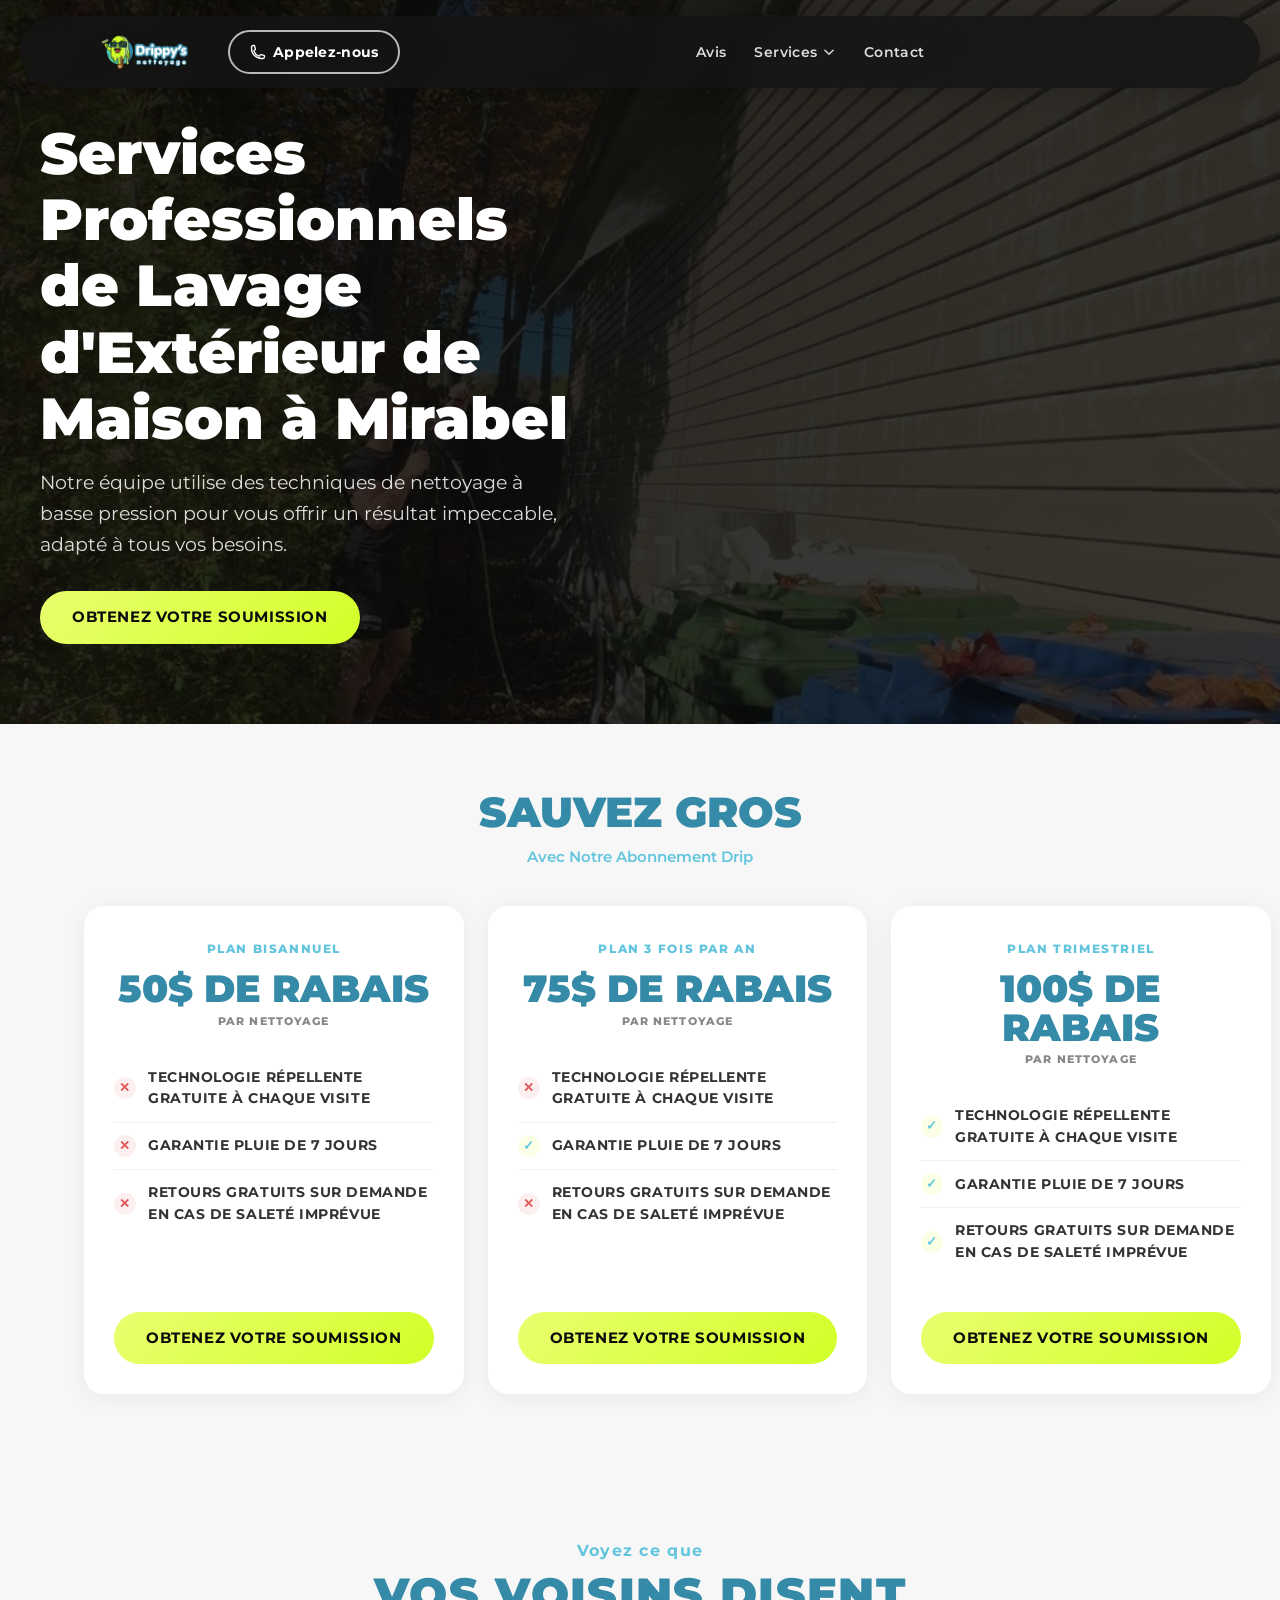
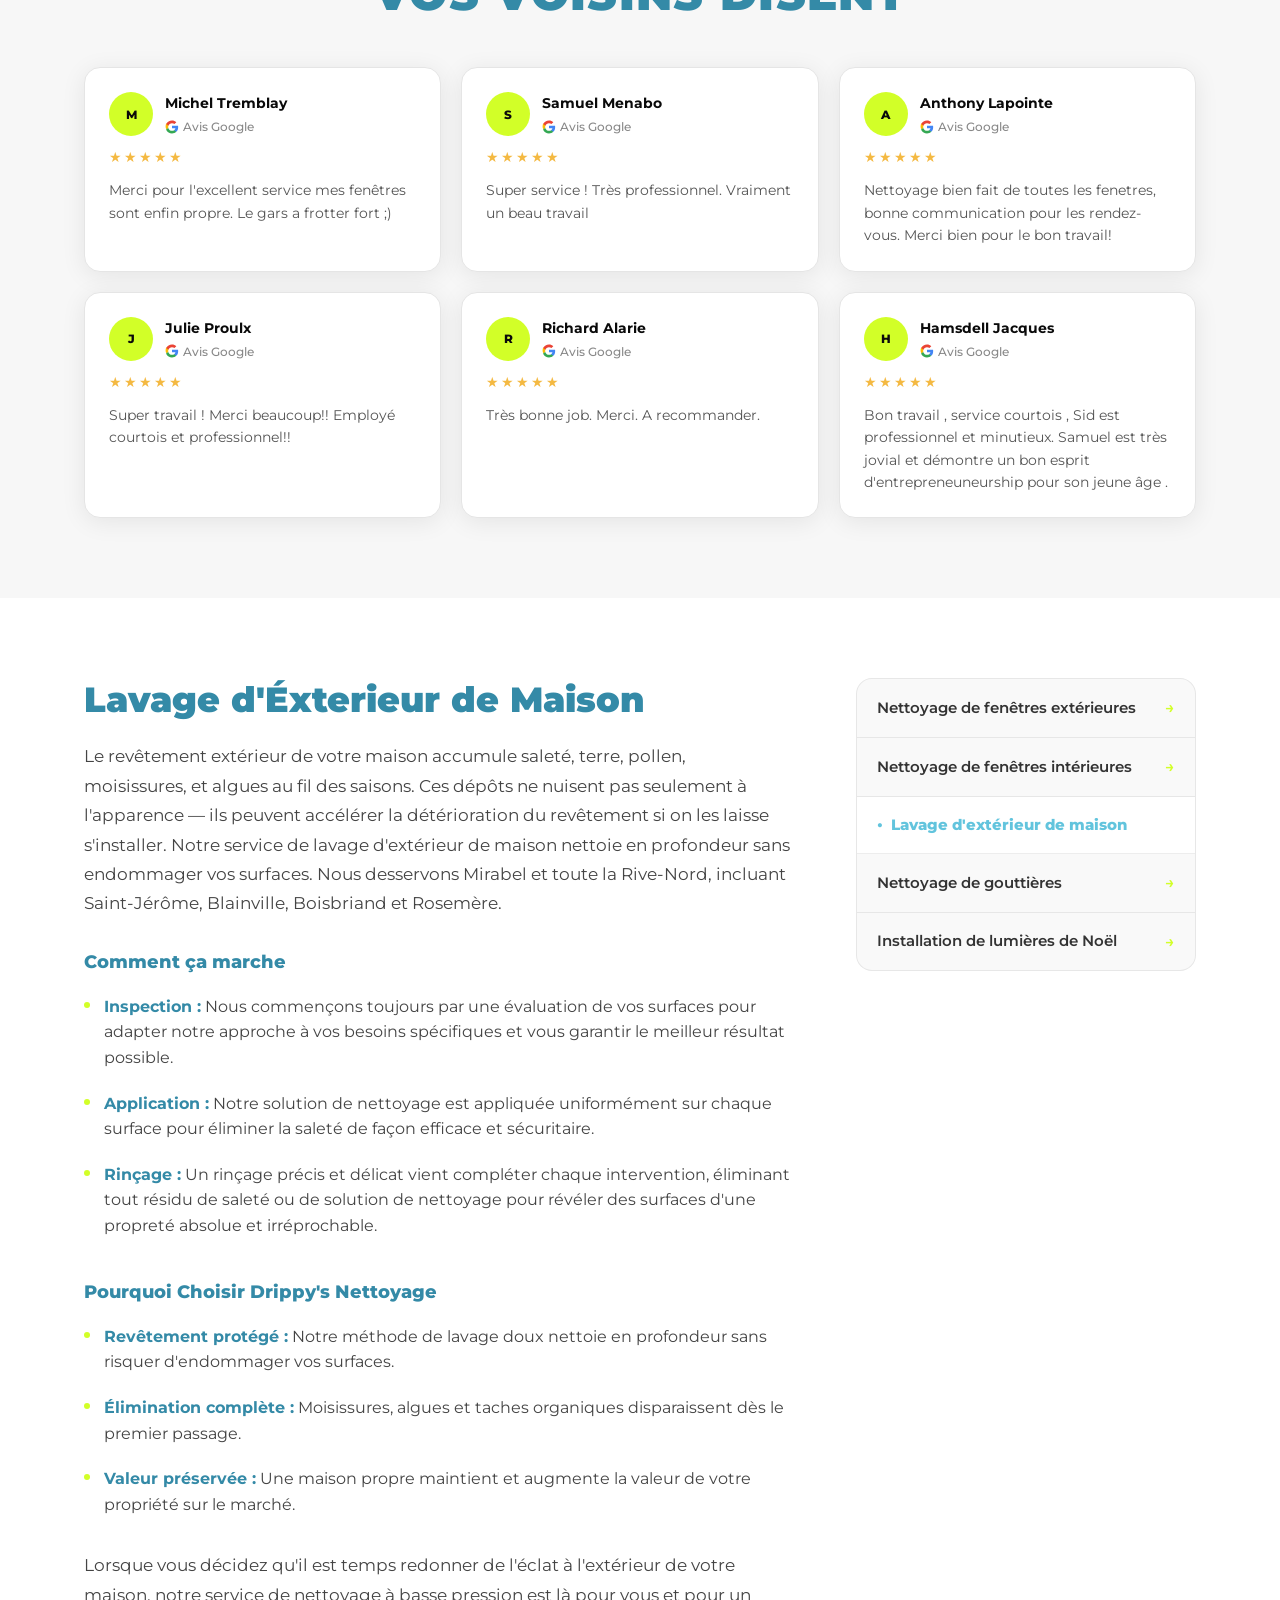
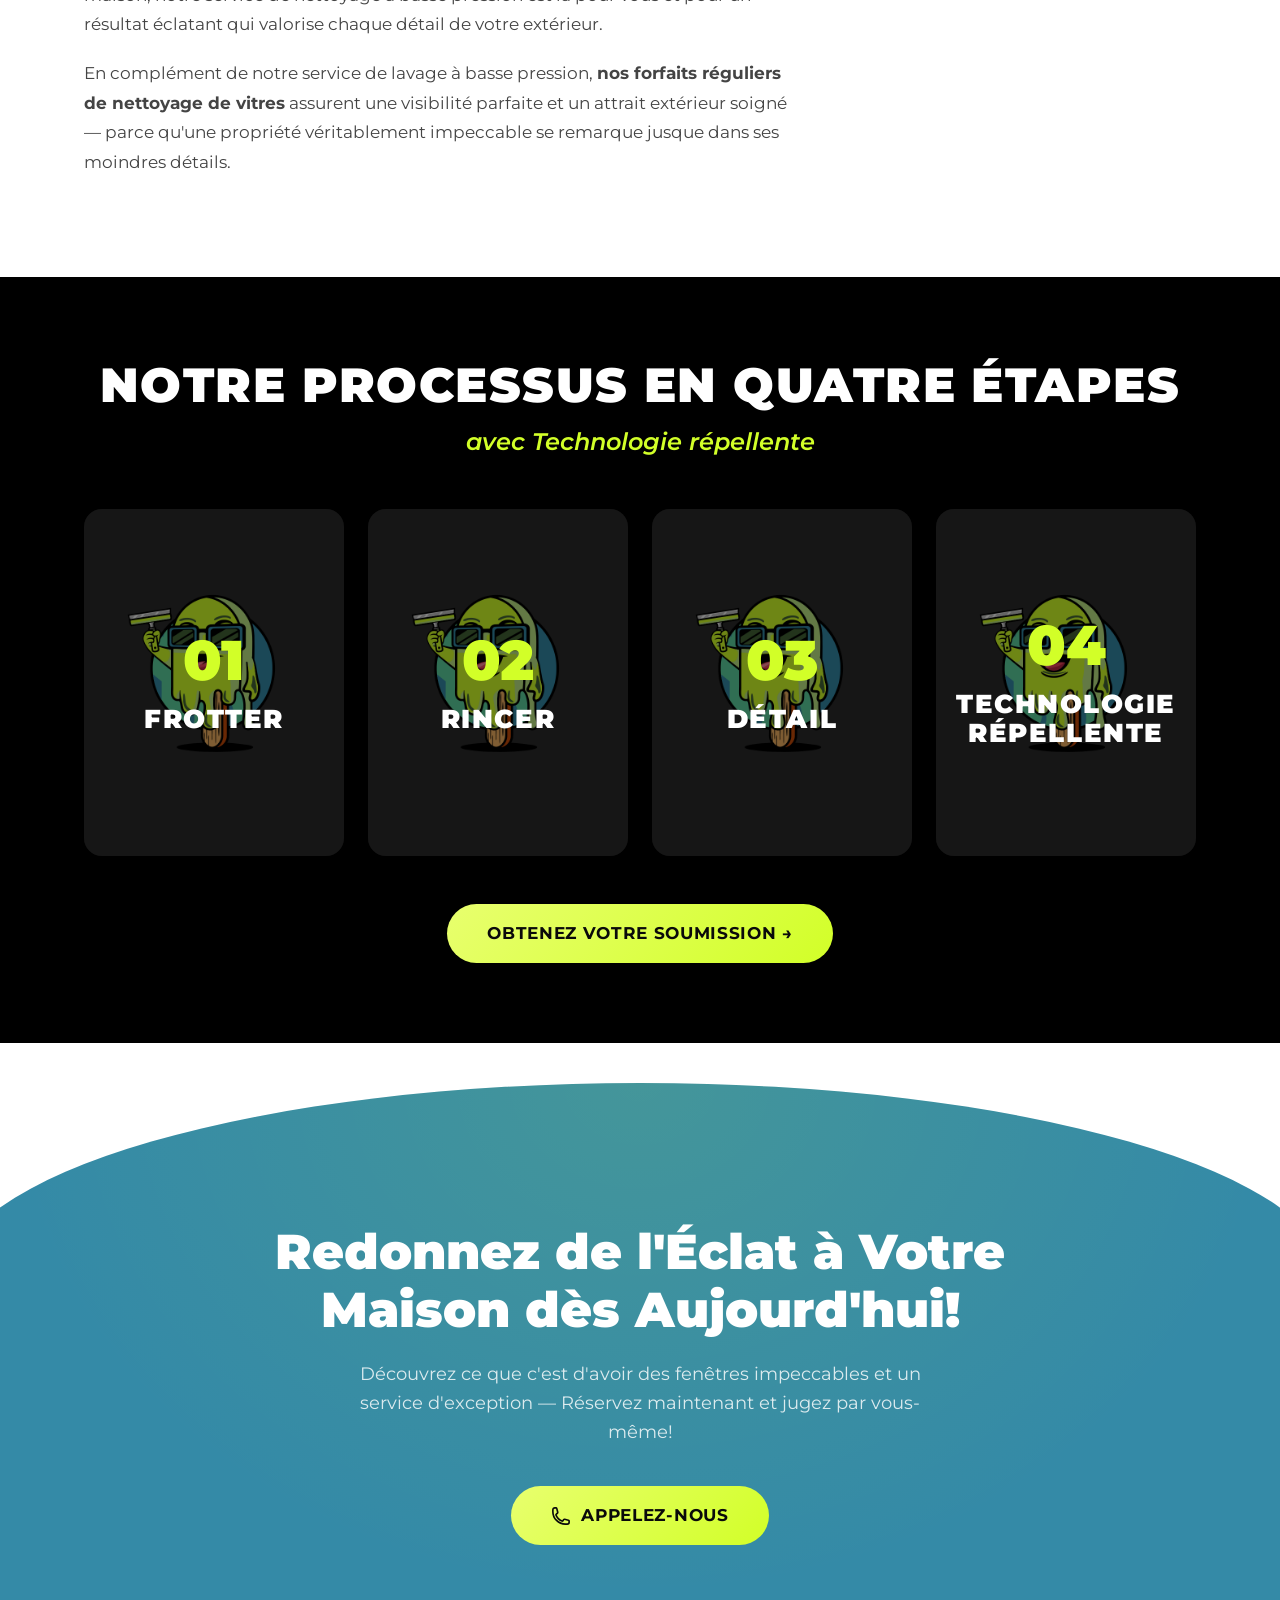
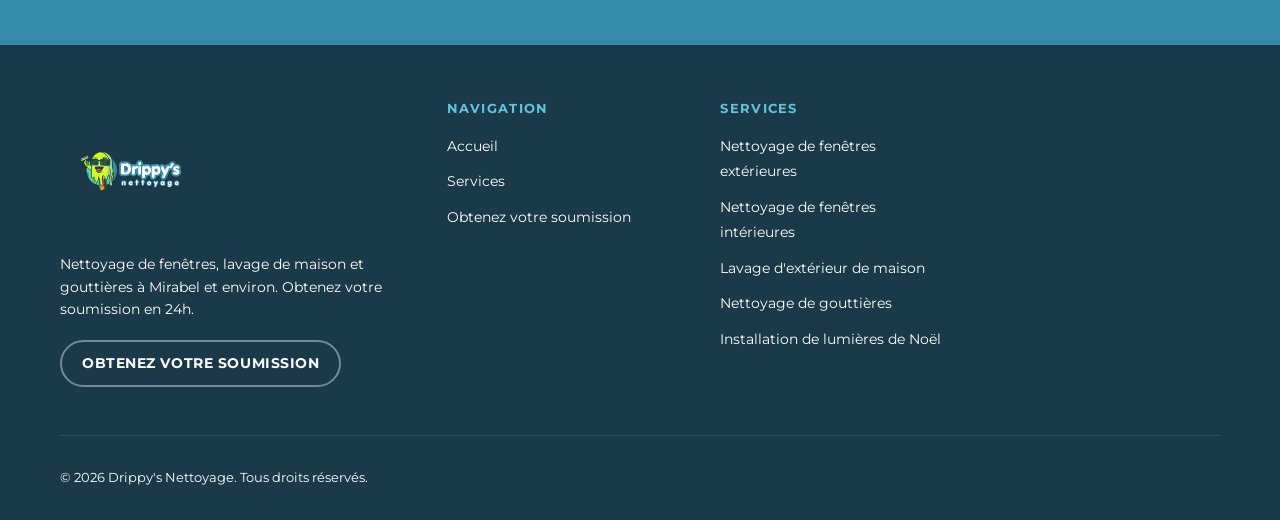
<file: lavage-maison.html>
<!DOCTYPE html>
<html lang="fr">
<head>
  <meta charset="UTF-8">
  <link rel="icon" type="image/png" href="images/favicon.png">
  <meta name="viewport" content="width=device-width, initial-scale=1.0">
  <title>Lavage de maison à Mirabel | Drippy's Nettoyage</title>
  <meta name="description" content="Lavage de maison professionnel à Mirabel. Lavage doux basse pression pour brique, stucco, vinyle et bois. Élimine moisissures, algues et stries noires.">
  <link rel="canonical" href="https://drippysnettoyage.com/lavage-maison">
  <meta property="og:type" content="website">
  <meta property="og:title" content="Lavage de maison à Mirabel | Drippy's Nettoyage">
  <meta property="og:description" content="Lavage de maison professionnel à Mirabel. Lavage doux basse pression pour brique, stucco, vinyle et bois. Élimine moisissures, algues et stries noires.">
  <meta property="og:url" content="https://drippysnettoyage.com/lavage-maison">
  <meta property="og:image" content="https://drippysnettoyage.com/images/IMG_7549.JPG">
  <meta property="og:locale" content="fr_CA">
  <meta name="twitter:card" content="summary_large_image">
  <meta name="twitter:title" content="Lavage de maison à Mirabel | Drippy's Nettoyage">
  <meta name="twitter:description" content="Lavage de maison professionnel à Mirabel. Lavage doux basse pression pour brique, stucco, vinyle et bois. Élimine moisissures, algues et stries noires.">
  <meta name="twitter:image" content="https://drippysnettoyage.com/images/IMG_7549.JPG">
  <link rel="stylesheet" href="css/styles.css">
  <script type="application/ld+json">
  {
    "@context": "https://schema.org",
    "@type": "Service",
    "name": "Lavage doux de maison",
    "description": "Lavage de maison professionnel à Mirabel. Lavage doux basse pression pour brique, stucco, vinyle et bois.",
    "url": "https://drippysnettoyage.com/lavage-maison",
    "provider": {
      "@type": "LocalBusiness",
      "name": "Drippy's Nettoyage",
      "telephone": "514-553-8952",
      "email": "sam@drippysnettoyage.com",
      "address": {
        "@type": "PostalAddress",
        "addressLocality": "Mirabel",
        "addressRegion": "QC",
        "addressCountry": "CA"
      }
    },
    "areaServed": [
      "Mirabel", "Saint-Jérôme", "Saint-Colomban", "Prévost", "Blainville",
      "Boisbriand", "Sainte-Thérèse", "Bois-des-Filion", "Saint-Eustache", "Rosemère"
    ]
  }
  </script>
<!-- Facebook Pixel Code -->
<script>!function(f,b,e,v,n,t,s){if(f.fbq)return;n=f.fbq=function(){n.callMethod?n.callMethod.apply(n,arguments):n.queue.push(arguments)};if(!f._fbq)f._fbq=n;n.push=n;n.loaded=!0;n.version='2.0';n.queue=[];t=b.createElement(e);t.async=!0;t.src=v;s=b.getElementsByTagName(e)[0];s.parentNode.insertBefore(t,s)}(window,document,'script','https://connect.facebook.net/en_US/fbevents.js');fbq('init','1469865391275936');fbq('track','PageView');</script>
<noscript><img height="1" width="1" src="https://www.facebook.com/tr?id=1469865391275936&ev=PageView&noscript=1"/></noscript>
<!-- End Facebook Pixel Code -->
</head>
<body>

<header class="site-header" id="site-header">
  <div class="header-inner">
    <a href="index.html" class="header-logo">
      <img src="images/logo-header.png" alt="Drippy's Nettoyage">
    </a>
    <a href="tel:514-553-8952" class="btn-call-pill">
      <svg xmlns="http://www.w3.org/2000/svg" fill="none" viewBox="0 0 24 24" stroke-width="2" stroke="currentColor"><path stroke-linecap="round" stroke-linejoin="round" d="M2.25 6.75c0 8.284 6.716 15 15 15h2.25a2.25 2.25 0 002.25-2.25v-1.372c0-.516-.351-.966-.852-1.091l-4.423-1.106c-.44-.11-.902.055-1.173.417l-.97 1.293c-.282.376-.769.542-1.21.38a12.035 12.035 0 01-7.143-7.143c-.162-.441.004-.928.38-1.21l1.293-.97c.363-.271.527-.734.417-1.173L6.963 3.102a1.125 1.125 0 00-1.091-.852H4.5A2.25 2.25 0 002.25 4.5v2.25z"/></svg>
      Appelez-nous
    </a>
    <nav class="header-nav" aria-label="Navigation principale">
      <a href="index.html#temoignages">Avis</a>
      <div class="nav-dropdown" id="navServicesDropdown">
        <button class="nav-dropdown-toggle" aria-expanded="false" aria-haspopup="true">
          Services
          <svg class="nav-chevron" xmlns="http://www.w3.org/2000/svg" fill="none" viewBox="0 0 24 24" stroke-width="2.5" stroke="currentColor"><path stroke-linecap="round" stroke-linejoin="round" d="M19 9l-7 7-7-7"/></svg>
        </button>
        <div class="nav-dropdown-menu" role="menu">
          <a href="vitres-exterieures.html">Nettoyage de fenêtres extérieures</a>
          <a href="vitres-interieures.html">Nettoyage de fenêtres intérieures</a>
          <a href="lavage-maison.html">Lavage d'extérieur de maison</a>
          <a href="gouttieres.html">Nettoyage de gouttières</a>
          <a href="lumieres-noel.html">Installation de lumières de Noël</a>
        </div>
      </div>
      <a href="soumission.html">Contact</a>
    </nav>
    <button class="menu-toggle" id="menu-toggle" aria-label="Menu" aria-expanded="false">
      <span></span><span></span><span></span>
    </button>
  </div>
</header>

<nav class="mobile-nav" id="mobile-nav">
  <a href="index.html#temoignages">Avis</a>
  <button class="mobile-services-toggle" id="mobileServicesToggle">
    Services
    <svg class="nav-chevron" xmlns="http://www.w3.org/2000/svg" fill="none" viewBox="0 0 24 24" stroke-width="2.5" stroke="currentColor"><path stroke-linecap="round" stroke-linejoin="round" d="M19 9l-7 7-7-7"/></svg>
  </button>
  <div class="mobile-services-menu" id="mobileServicesMenu">
    <a href="vitres-exterieures.html">Nettoyage de fenêtres extérieures</a>
    <a href="vitres-interieures.html">Nettoyage de fenêtres intérieures</a>
    <a href="lavage-maison.html">Lavage d'extérieur de maison</a>
    <a href="gouttieres.html">Nettoyage de gouttières</a>
    <a href="lumieres-noel.html">Installation de lumières de Noël</a>
  </div>
  <a href="soumission.html">Contact</a>
  <a href="soumission.html" class="btn btn-gold">Obtenez votre soumission</a>
</nav>

<main>

  <!-- HERO -->
  <section class="sp-hero">
    <div class="sp-hero-bg" style="background-image: url('images/IMG_7549.JPG');"></div>
    <div class="sp-hero-overlay"></div>
    <div class="sp-hero-content" style="position:relative;z-index:2;max-width:620px;padding:0 40px;text-align:left;">
      <h1 class="sp-hero-title">Services Professionnels de Lavage d'Extérieur de Maison à Mirabel</h1>
      <p class="sp-hero-sub">Notre équipe utilise des techniques de nettoyage à basse pression pour vous offrir un résultat impeccable, adapté à tous vos besoins.</p>
      <a href="soumission.html?service=doux" class="btn btn-gold">Obtenez votre soumission</a>
    </div>
  </section>

  <!-- SERVICE PLANS -->
  <section class="sp-plans-section">
    <div class="container text-center">
      <h2 class="sp-plans-title">SAUVEZ GROS</h2>
      <p class="sp-plans-eyebrow">Avec Notre Abonnement Drip</p>
    </div>
    <div class="container"><div class="sp-plans-grid">

            <!-- Plan Bisannuel -->
      <div class="sp-plan-card">
        <p class="sp-plan-freq">PLAN BISANNUEL</p>
        <div class="sp-plan-discount">50$ DE RABAIS</div>
        <p class="sp-plan-discount-label">PAR NETTOYAGE</p>
        <ul class="sp-plan-features">
          <li class="sp-plan-feature sp-plan-feature--no">Technologie répellente gratuite à chaque visite</li>
          <li class="sp-plan-feature sp-plan-feature--no">Garantie pluie de 7 jours</li>
          <li class="sp-plan-feature sp-plan-feature--no">Retours gratuits sur demande en cas de saleté imprévue</li>
        </ul>
        <a href="soumission.html" class="btn btn-gold" style="display:block;text-align:center;">Obtenez votre soumission</a>
      </div>

      <!-- Plan 3 fois par an -->
      <div class="sp-plan-card">
        <p class="sp-plan-freq">PLAN 3 FOIS PAR AN</p>
        <div class="sp-plan-discount">75$ DE RABAIS</div>
        <p class="sp-plan-discount-label">PAR NETTOYAGE</p>
        <ul class="sp-plan-features">
          <li class="sp-plan-feature sp-plan-feature--no">Technologie répellente gratuite à chaque visite</li>
          <li class="sp-plan-feature">Garantie pluie de 7 jours</li>
          <li class="sp-plan-feature sp-plan-feature--no">Retours gratuits sur demande en cas de saleté imprévue</li>
        </ul>
        <a href="soumission.html" class="btn btn-gold" style="display:block;text-align:center;">Obtenez votre soumission</a>
      </div>

      <!-- Plan Trimestriel -->
      <div class="sp-plan-card">
        <p class="sp-plan-freq">PLAN TRIMESTRIEL</p>
        <div class="sp-plan-discount">100$ DE RABAIS</div>
        <p class="sp-plan-discount-label">PAR NETTOYAGE</p>
        <ul class="sp-plan-features">
          <li class="sp-plan-feature">Technologie répellente gratuite à chaque visite</li>
          <li class="sp-plan-feature">Garantie pluie de 7 jours</li>
          <li class="sp-plan-feature">Retours gratuits sur demande en cas de saleté imprévue</li>
        </ul>
        <a href="soumission.html" class="btn btn-gold" style="display:block;text-align:center;">Obtenez votre soumission</a>
      </div>

    </div></div>
  </section>

  <!-- REVIEWS -->
  <section class="sp-reviews-section">
    <div class="container text-center">
      <span class="reviews-eyebrow">Voyez ce que</span>
      <h2 class="reviews-big-title" style="font-size:clamp(1.8rem,4vw,2.8rem);">VOS VOISINS DISENT</h2>
    </div>
    <div class="container review-cards-grid">

      <div class="review-card">
        <div class="review-card-header">
          <div class="review-avatar">M</div>
          <div class="review-info">
            <span class="review-name">Michel Tremblay</span>
            <span class="review-source">
              <svg class="google-logo-xs" viewBox="0 0 24 24" xmlns="http://www.w3.org/2000/svg"><path fill="#4285F4" d="M22.56 12.25c0-.78-.07-1.53-.2-2.25H12v4.26h5.92c-.26 1.37-1.04 2.53-2.21 3.31v2.77h3.57c2.08-1.92 3.28-4.74 3.28-8.09z"/><path fill="#34A853" d="M12 23c2.97 0 5.46-.98 7.28-2.66l-3.57-2.77c-.98.66-2.23 1.06-3.71 1.06-2.86 0-5.29-1.93-6.16-4.53H2.18v2.84C3.99 20.53 7.7 23 12 23z"/><path fill="#FBBC05" d="M5.84 13.09c-.22-.66-.35-1.36-.35-2.09s.13-1.43.35-2.09V6.07H2.18C1.43 7.55 1 9.22 1 11s.43 3.45 1.18 4.93l2.85-2.22.81-.62z"/><path fill="#EA4335" d="M12 5.38c1.62 0 3.06.56 4.21 1.64l3.15-3.15C17.45 2.09 14.97 1 12 1 7.7 1 3.99 3.47 2.18 7.07l3.66 2.84c.87-2.6 3.3-4.53 6.16-4.53z"/></svg>
              Avis Google
            </span>
          </div>
        </div>
        <div class="review-stars">★★★★★</div>
        <p class="review-text-short">Merci pour l'excellent service mes fenêtres sont enfin propre. Le gars a frotter fort ;)</p>
      </div>

      <div class="review-card">
        <div class="review-card-header">
          <div class="review-avatar">S</div>
          <div class="review-info">
            <span class="review-name">Samuel Menabo</span>
            <span class="review-source">
              <svg class="google-logo-xs" viewBox="0 0 24 24" xmlns="http://www.w3.org/2000/svg"><path fill="#4285F4" d="M22.56 12.25c0-.78-.07-1.53-.2-2.25H12v4.26h5.92c-.26 1.37-1.04 2.53-2.21 3.31v2.77h3.57c2.08-1.92 3.28-4.74 3.28-8.09z"/><path fill="#34A853" d="M12 23c2.97 0 5.46-.98 7.28-2.66l-3.57-2.77c-.98.66-2.23 1.06-3.71 1.06-2.86 0-5.29-1.93-6.16-4.53H2.18v2.84C3.99 20.53 7.7 23 12 23z"/><path fill="#FBBC05" d="M5.84 13.09c-.22-.66-.35-1.36-.35-2.09s.13-1.43.35-2.09V6.07H2.18C1.43 7.55 1 9.22 1 11s.43 3.45 1.18 4.93l2.85-2.22.81-.62z"/><path fill="#EA4335" d="M12 5.38c1.62 0 3.06.56 4.21 1.64l3.15-3.15C17.45 2.09 14.97 1 12 1 7.7 1 3.99 3.47 2.18 7.07l3.66 2.84c.87-2.6 3.3-4.53 6.16-4.53z"/></svg>
              Avis Google
            </span>
          </div>
        </div>
        <div class="review-stars">★★★★★</div>
        <p class="review-text-short">Super service ! Très professionnel. Vraiment un beau travail</p>
      </div>

      <div class="review-card">
        <div class="review-card-header">
          <div class="review-avatar">A</div>
          <div class="review-info">
            <span class="review-name">Anthony Lapointe</span>
            <span class="review-source">
              <svg class="google-logo-xs" viewBox="0 0 24 24" xmlns="http://www.w3.org/2000/svg"><path fill="#4285F4" d="M22.56 12.25c0-.78-.07-1.53-.2-2.25H12v4.26h5.92c-.26 1.37-1.04 2.53-2.21 3.31v2.77h3.57c2.08-1.92 3.28-4.74 3.28-8.09z"/><path fill="#34A853" d="M12 23c2.97 0 5.46-.98 7.28-2.66l-3.57-2.77c-.98.66-2.23 1.06-3.71 1.06-2.86 0-5.29-1.93-6.16-4.53H2.18v2.84C3.99 20.53 7.7 23 12 23z"/><path fill="#FBBC05" d="M5.84 13.09c-.22-.66-.35-1.36-.35-2.09s.13-1.43.35-2.09V6.07H2.18C1.43 7.55 1 9.22 1 11s.43 3.45 1.18 4.93l2.85-2.22.81-.62z"/><path fill="#EA4335" d="M12 5.38c1.62 0 3.06.56 4.21 1.64l3.15-3.15C17.45 2.09 14.97 1 12 1 7.7 1 3.99 3.47 2.18 7.07l3.66 2.84c.87-2.6 3.3-4.53 6.16-4.53z"/></svg>
              Avis Google
            </span>
          </div>
        </div>
        <div class="review-stars">★★★★★</div>
        <p class="review-text-short">Nettoyage bien fait de toutes les fenetres, bonne communication pour les rendez-vous. Merci bien pour le bon travail!</p>
      </div>

      <div class="review-card">
        <div class="review-card-header">
          <div class="review-avatar">J</div>
          <div class="review-info">
            <span class="review-name">Julie Proulx</span>
            <span class="review-source">
              <svg class="google-logo-xs" viewBox="0 0 24 24" xmlns="http://www.w3.org/2000/svg"><path fill="#4285F4" d="M22.56 12.25c0-.78-.07-1.53-.2-2.25H12v4.26h5.92c-.26 1.37-1.04 2.53-2.21 3.31v2.77h3.57c2.08-1.92 3.28-4.74 3.28-8.09z"/><path fill="#34A853" d="M12 23c2.97 0 5.46-.98 7.28-2.66l-3.57-2.77c-.98.66-2.23 1.06-3.71 1.06-2.86 0-5.29-1.93-6.16-4.53H2.18v2.84C3.99 20.53 7.7 23 12 23z"/><path fill="#FBBC05" d="M5.84 13.09c-.22-.66-.35-1.36-.35-2.09s.13-1.43.35-2.09V6.07H2.18C1.43 7.55 1 9.22 1 11s.43 3.45 1.18 4.93l2.85-2.22.81-.62z"/><path fill="#EA4335" d="M12 5.38c1.62 0 3.06.56 4.21 1.64l3.15-3.15C17.45 2.09 14.97 1 12 1 7.7 1 3.99 3.47 2.18 7.07l3.66 2.84c.87-2.6 3.3-4.53 6.16-4.53z"/></svg>
              Avis Google
            </span>
          </div>
        </div>
        <div class="review-stars">★★★★★</div>
        <p class="review-text-short">Super travail ! Merci beaucoup!! Employé courtois et professionnel!!</p>
      </div>

      <div class="review-card">
        <div class="review-card-header">
          <div class="review-avatar">R</div>
          <div class="review-info">
            <span class="review-name">Richard Alarie</span>
            <span class="review-source">
              <svg class="google-logo-xs" viewBox="0 0 24 24" xmlns="http://www.w3.org/2000/svg"><path fill="#4285F4" d="M22.56 12.25c0-.78-.07-1.53-.2-2.25H12v4.26h5.92c-.26 1.37-1.04 2.53-2.21 3.31v2.77h3.57c2.08-1.92 3.28-4.74 3.28-8.09z"/><path fill="#34A853" d="M12 23c2.97 0 5.46-.98 7.28-2.66l-3.57-2.77c-.98.66-2.23 1.06-3.71 1.06-2.86 0-5.29-1.93-6.16-4.53H2.18v2.84C3.99 20.53 7.7 23 12 23z"/><path fill="#FBBC05" d="M5.84 13.09c-.22-.66-.35-1.36-.35-2.09s.13-1.43.35-2.09V6.07H2.18C1.43 7.55 1 9.22 1 11s.43 3.45 1.18 4.93l2.85-2.22.81-.62z"/><path fill="#EA4335" d="M12 5.38c1.62 0 3.06.56 4.21 1.64l3.15-3.15C17.45 2.09 14.97 1 12 1 7.7 1 3.99 3.47 2.18 7.07l3.66 2.84c.87-2.6 3.3-4.53 6.16-4.53z"/></svg>
              Avis Google
            </span>
          </div>
        </div>
        <div class="review-stars">★★★★★</div>
        <p class="review-text-short">Très bonne job. Merci. A recommander.</p>
      </div>

      <div class="review-card">
        <div class="review-card-header">
          <div class="review-avatar">H</div>
          <div class="review-info">
            <span class="review-name">Hamsdell Jacques</span>
            <span class="review-source">
              <svg class="google-logo-xs" viewBox="0 0 24 24" xmlns="http://www.w3.org/2000/svg"><path fill="#4285F4" d="M22.56 12.25c0-.78-.07-1.53-.2-2.25H12v4.26h5.92c-.26 1.37-1.04 2.53-2.21 3.31v2.77h3.57c2.08-1.92 3.28-4.74 3.28-8.09z"/><path fill="#34A853" d="M12 23c2.97 0 5.46-.98 7.28-2.66l-3.57-2.77c-.98.66-2.23 1.06-3.71 1.06-2.86 0-5.29-1.93-6.16-4.53H2.18v2.84C3.99 20.53 7.7 23 12 23z"/><path fill="#FBBC05" d="M5.84 13.09c-.22-.66-.35-1.36-.35-2.09s.13-1.43.35-2.09V6.07H2.18C1.43 7.55 1 9.22 1 11s.43 3.45 1.18 4.93l2.85-2.22.81-.62z"/><path fill="#EA4335" d="M12 5.38c1.62 0 3.06.56 4.21 1.64l3.15-3.15C17.45 2.09 14.97 1 12 1 7.7 1 3.99 3.47 2.18 7.07l3.66 2.84c.87-2.6 3.3-4.53 6.16-4.53z"/></svg>
              Avis Google
            </span>
          </div>
        </div>
        <div class="review-stars">★★★★★</div>
        <p class="review-text-short">Bon travail , service courtois , Sid est professionnel et minutieux. Samuel est très jovial et démontre un bon esprit d'entrepreneuneurship pour son jeune âge .</p>
      </div>

    </div>
  </section>


  <!-- DETAIL -->
  <section class="sp-detail-section">
    <div class="container sp-detail-grid">

      <!-- LEFT: Content -->
      <div class="sp-detail-content">
        <h2>Lavage d'Éxterieur de Maison</h2>
        <p>Le revêtement extérieur de votre maison accumule saleté, terre, pollen, moisissures, et algues au fil des saisons. Ces dépôts ne nuisent pas seulement à l'apparence — ils peuvent accélérer la détérioration du revêtement si on les laisse s'installer. Notre service de lavage d'extérieur de maison nettoie en profondeur sans endommager vos surfaces. Nous desservons Mirabel et toute la Rive-Nord, incluant Saint-Jérôme, Blainville, Boisbriand et Rosemère.</p>

        <h3>Comment ça marche</h3>
        <ul>
          <li><strong>Inspection :</strong> Nous commençons toujours par une évaluation de vos surfaces pour adapter notre approche à vos besoins spécifiques et vous garantir le meilleur résultat possible.</li>
          <li><strong>Application :</strong> Notre solution de nettoyage est appliquée uniformément sur chaque surface pour éliminer la saleté de façon efficace et sécuritaire.</li>
          <li><strong>Rinçage :</strong> Un rinçage précis et délicat vient compléter chaque intervention, éliminant tout résidu de saleté ou de solution de nettoyage pour révéler des surfaces d'une propreté absolue et irréprochable.</li>
        </ul>

        <h3>Pourquoi Choisir Drippy's Nettoyage</h3>
        <ul>
          <li><strong>Revêtement protégé :</strong> Notre méthode de lavage doux nettoie en profondeur sans risquer d'endommager vos surfaces.</li>
          <li><strong>Élimination complète :</strong> Moisissures, algues et taches organiques disparaissent dès le premier passage.</li>
          <li><strong>Valeur préservée :</strong> Une maison propre maintient et augmente la valeur de votre propriété sur le marché.</li>
        </ul>
        <p>Lorsque vous décidez qu'il est temps redonner de l'éclat à l'extérieur de votre maison, notre service de nettoyage à basse pression est là pour vous et pour un résultat éclatant qui valorise chaque détail de votre extérieur.</p>
        <p>En complément de notre service de lavage à basse pression, <strong>nos forfaits réguliers de nettoyage de vitres</strong> assurent une visibilité parfaite et un attrait extérieur soigné — parce qu'une propriété véritablement impeccable se remarque jusque dans ses moindres détails.</p>

      </div>

      <!-- RIGHT: Sidebar -->
      <aside class="sp-sidebar">
        <a href="vitres-exterieures.html" class="sp-sidebar-link">Nettoyage de fenêtres extérieures <span class="sp-sidebar-arrow">→</span></a>
        <a href="vitres-interieures.html" class="sp-sidebar-link">Nettoyage de fenêtres intérieures <span class="sp-sidebar-arrow">→</span></a>
        <span class="sp-sidebar-link--active">Lavage d'extérieur de maison</span>
        <a href="gouttieres.html" class="sp-sidebar-link">Nettoyage de gouttières <span class="sp-sidebar-arrow">→</span></a>
        <a href="lumieres-noel.html" class="sp-sidebar-link">Installation de lumières de Noël <span class="sp-sidebar-arrow">→</span></a>
      </aside>

    </div>
  </section>

  <!-- PROCESS -->
  <section class="sp-process-section">
    <div class="container text-center">
      <h2 class="process-title">Notre processus en quatre étapes</h2>
      <p class="process-subtitle">avec Technologie répellente</p>
    </div>
    <div class="container sp-process-grid">
      <div class="sp-process-card">
        <div class="sp-process-card-bg"></div>
        <div class="sp-process-card-overlay"></div>
        <div class="sp-process-card-content">
          <div class="sp-process-badge">01</div>
          <h3 class="sp-process-name">FROTTER</h3>
        </div>
      </div>
      <div class="sp-process-card">
        <div class="sp-process-card-bg"></div>
        <div class="sp-process-card-overlay"></div>
        <div class="sp-process-card-content">
          <div class="sp-process-badge">02</div>
          <h3 class="sp-process-name">RINCER</h3>
        </div>
      </div>
      <div class="sp-process-card">
        <div class="sp-process-card-bg"></div>
        <div class="sp-process-card-overlay"></div>
        <div class="sp-process-card-content">
          <div class="sp-process-badge">03</div>
          <h3 class="sp-process-name">DÉTAIL</h3>
        </div>
      </div>
      <div class="sp-process-card">
        <div class="sp-process-card-bg"></div>
        <div class="sp-process-card-overlay"></div>
        <div class="sp-process-card-content">
          <div class="sp-process-badge">04</div>
          <h3 class="sp-process-name">TECHNOLOGIE RÉPELLENTE</h3>
        </div>
      </div>
    </div>
    <div class="text-center" style="margin-top:48px;">
      <a href="soumission.html?service=doux" class="btn-cta-banner">Obtenez votre soumission →</a>
    </div>
  </section>


  <!-- CTA BANNER -->
  <section class="cta-banner-section">
    <div class="cta-banner-bg"></div>
    <div class="cta-banner-overlay"></div>
    <div class="container text-center" style="position:relative;z-index:2;">
      <h2 class="cta-banner-title">Redonnez de l'Éclat à Votre Maison dès Aujourd'hui!</h2>
      <p class="cta-banner-sub">Découvrez ce que c'est d'avoir des fenêtres impeccables et un service d'exception — Réservez maintenant et jugez par vous-même!</p>
      <a href="tel:514-553-8952" class="btn-cta-banner">
        <svg xmlns="http://www.w3.org/2000/svg" fill="none" viewBox="0 0 24 24" stroke-width="2" stroke="currentColor" style="width:20px;height:20px;flex-shrink:0;"><path stroke-linecap="round" stroke-linejoin="round" d="M2.25 6.75c0 8.284 6.716 15 15 15h2.25a2.25 2.25 0 002.25-2.25v-1.372c0-.516-.351-.966-.852-1.091l-4.423-1.106c-.44-.11-.902.055-1.173.417l-.97 1.293c-.282.376-.769.542-1.21.38a12.035 12.035 0 01-7.143-7.143c-.162-.441.004-.928.38-1.21l1.293-.97c.363-.271.527-.734.417-1.173L6.963 3.102a1.125 1.125 0 00-1.091-.852H4.5A2.25 2.25 0 002.25 4.5v2.25z"/></svg>
        Appelez-nous
      </a>
    </div>
  </section>


<!-- Review Modal -->
<div class="review-modal-overlay" id="reviewModal" aria-hidden="true">
  <div class="review-modal-card" role="dialog" aria-modal="true">
    <button class="review-modal-close" id="reviewModalClose" aria-label="Fermer">&times;</button>
    <div class="review-modal-header">
      <div class="review-avatar" id="modalAvatar"></div>
      <div class="review-info">
        <span class="review-name" id="modalName"></span>
        <span class="review-source">
          <svg class="google-logo-xs" viewBox="0 0 24 24" xmlns="http://www.w3.org/2000/svg"><path fill="#4285F4" d="M22.56 12.25c0-.78-.07-1.53-.2-2.25H12v4.26h5.92c-.26 1.37-1.04 2.53-2.21 3.31v2.77h3.57c2.08-1.92 3.28-4.74 3.28-8.09z"/><path fill="#34A853" d="M12 23c2.97 0 5.46-.98 7.28-2.66l-3.57-2.77c-.98.66-2.23 1.06-3.71 1.06-2.86 0-5.29-1.93-6.16-4.53H2.18v2.84C3.99 20.53 7.7 23 12 23z"/><path fill="#FBBC05" d="M5.84 13.09c-.22-.66-.35-1.36-.35-2.09s.13-1.43.35-2.09V6.07H2.18C1.43 7.55 1 9.22 1 11s.43 3.45 1.18 4.93l2.85-2.22.81-.62z"/><path fill="#EA4335" d="M12 5.38c1.62 0 3.06.56 4.21 1.64l3.15-3.15C17.45 2.09 14.97 1 12 1 7.7 1 3.99 3.47 2.18 7.07l3.66 2.84c.87-2.6 3.3-4.53 6.16-4.53z"/></svg>
          Avis Google
        </span>
      </div>
    </div>
    <div class="review-stars" style="margin:12px 0;">★★★★★</div>
    <p class="review-modal-text" id="modalText"></p>
  </div>
</div>

</main>

<footer class="site-footer">
  <div class="footer-inner">
    <div class="footer-top">
      <div class="footer-brand">
        <img src="images/logo-header.png" alt="Drippy's Nettoyage">
        <p>Nettoyage de fenêtres, lavage de maison et gouttières à Mirabel et environ. Obtenez votre soumission en 24h.</p>
        <a href="soumission.html" class="btn btn-outline" style="font-size:0.875rem;padding:10px 20px;color:#ffffff;">Obtenez votre soumission</a>
      </div>
      <div class="footer-col">
        <h4>Navigation</h4>
        <ul>
          <li><a href="index.html">Accueil</a></li>
          <li><a href="services.html">Services</a></li>
          <li><a href="soumission.html">Obtenez votre soumission</a></li>
        </ul>
      </div>
      <div class="footer-col">
        <h4>Services</h4>
        <ul>
          <li><a href="vitres-exterieures.html">Nettoyage de fenêtres extérieures</a></li>
          <li><a href="vitres-interieures.html">Nettoyage de fenêtres intérieures</a></li>
          <li><a href="lavage-maison.html">Lavage d'extérieur de maison</a></li>
          <li><a href="gouttieres.html">Nettoyage de gouttières</a></li>
          <li><a href="lumieres-noel.html">Installation de lumières de Noël</a></li>
        </ul>
      </div>
    </div>
    <div class="footer-bottom">
      <span>© 2026 Drippy's Nettoyage. Tous droits réservés.</span>
    </div>
  </div>
</footer>

<script src="js/main.js"></script>
</body>
</html>
</file>
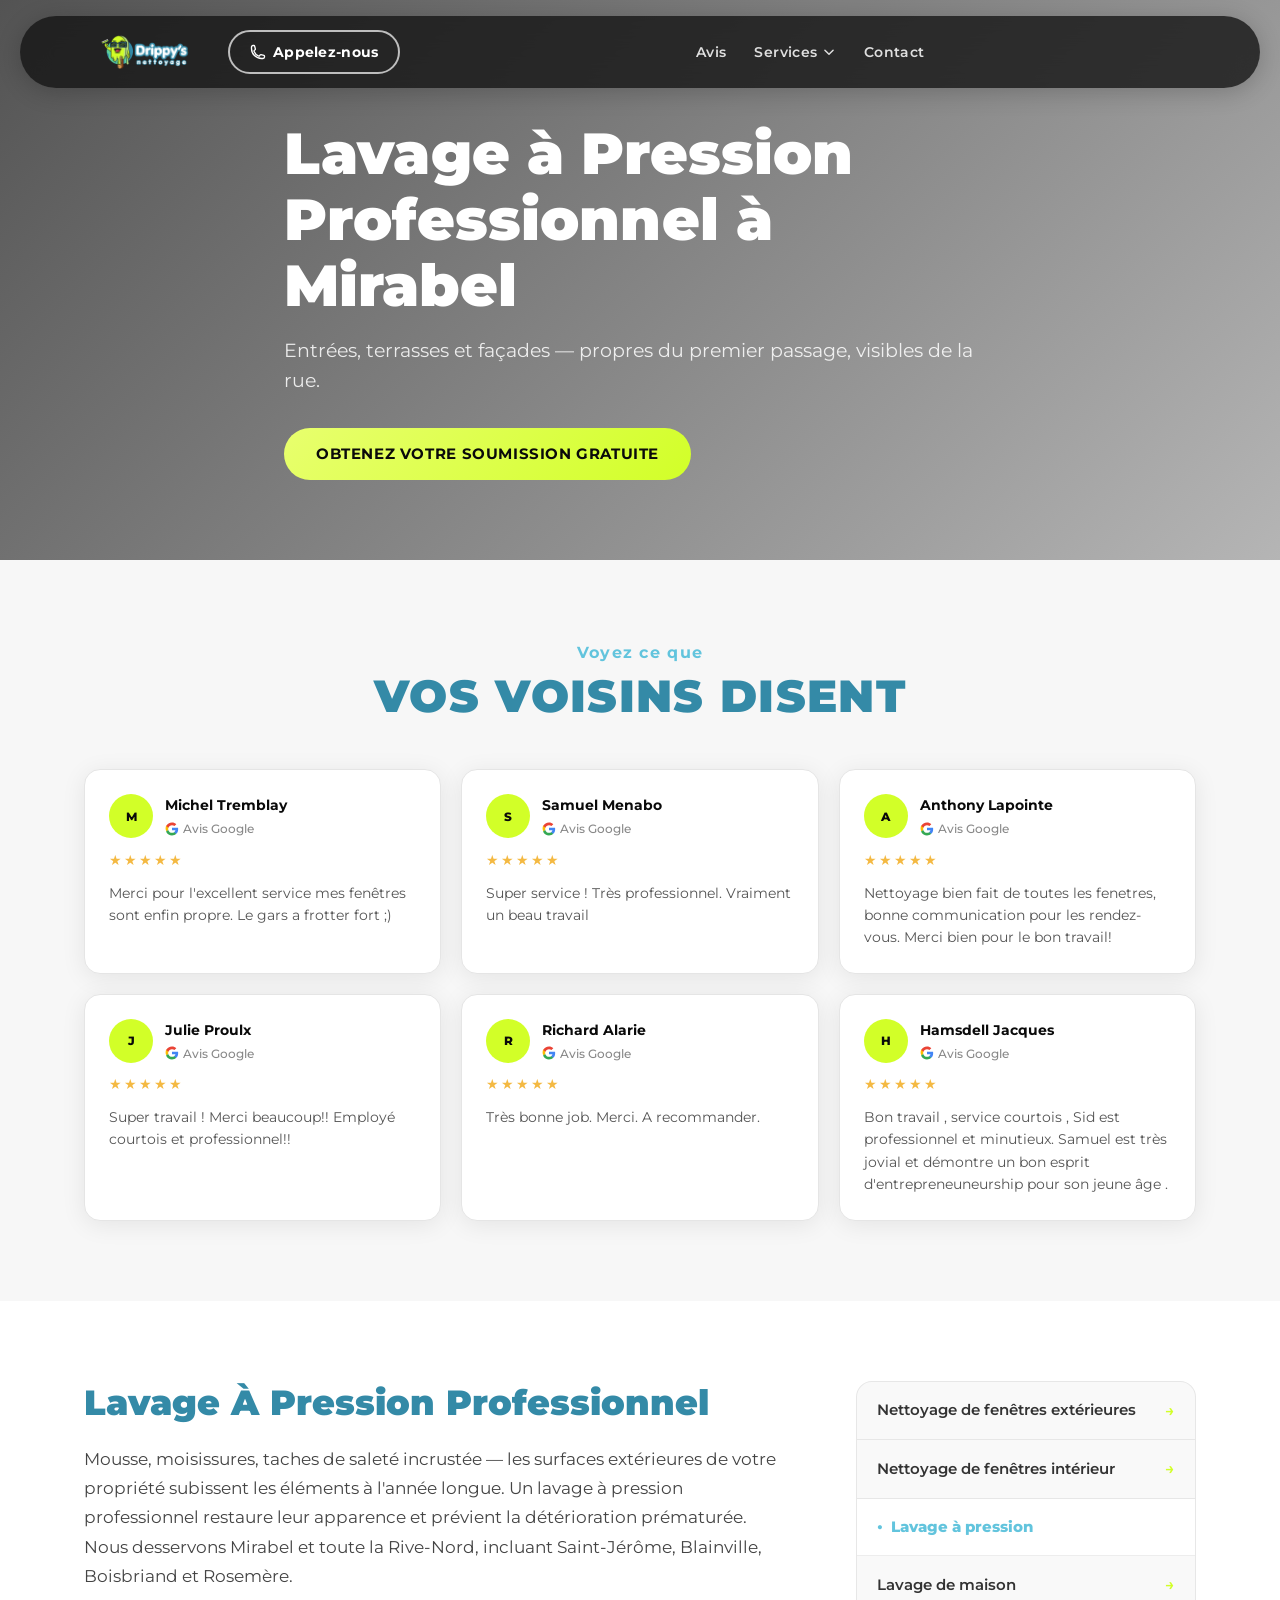
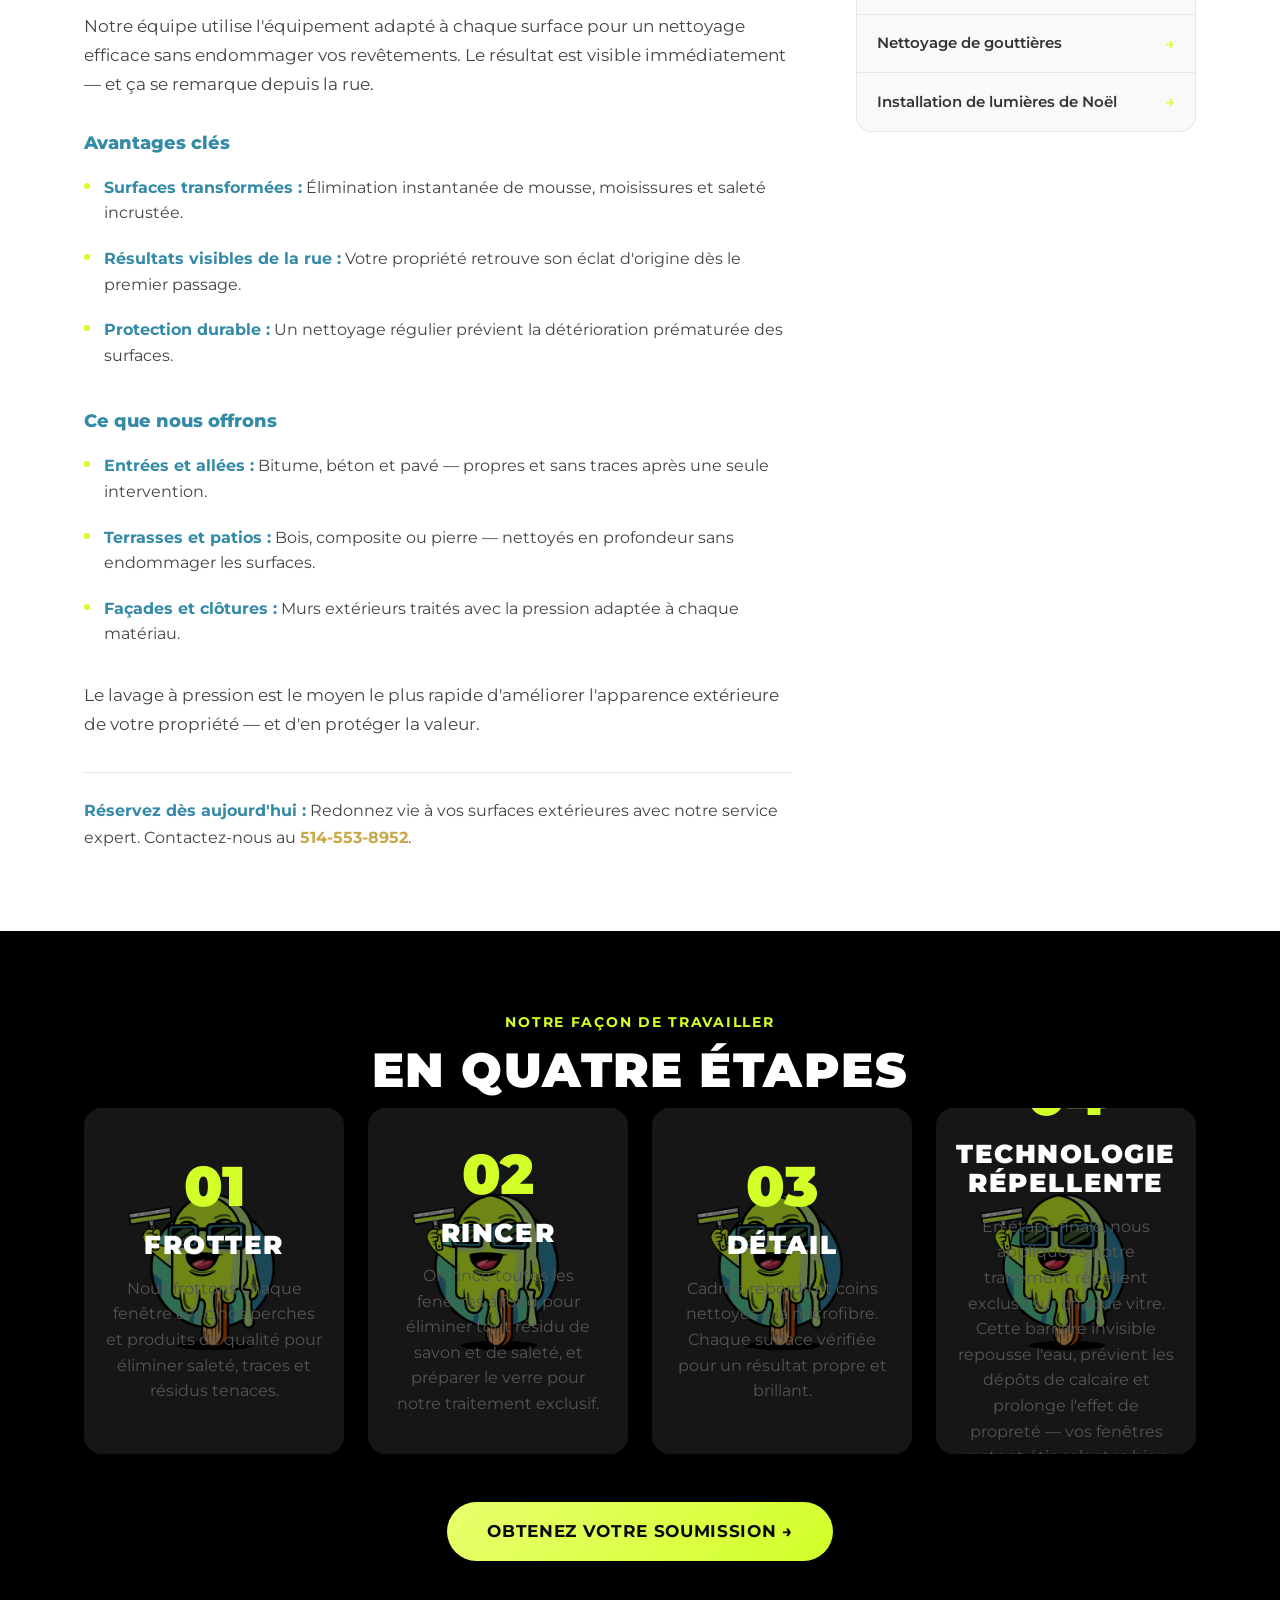
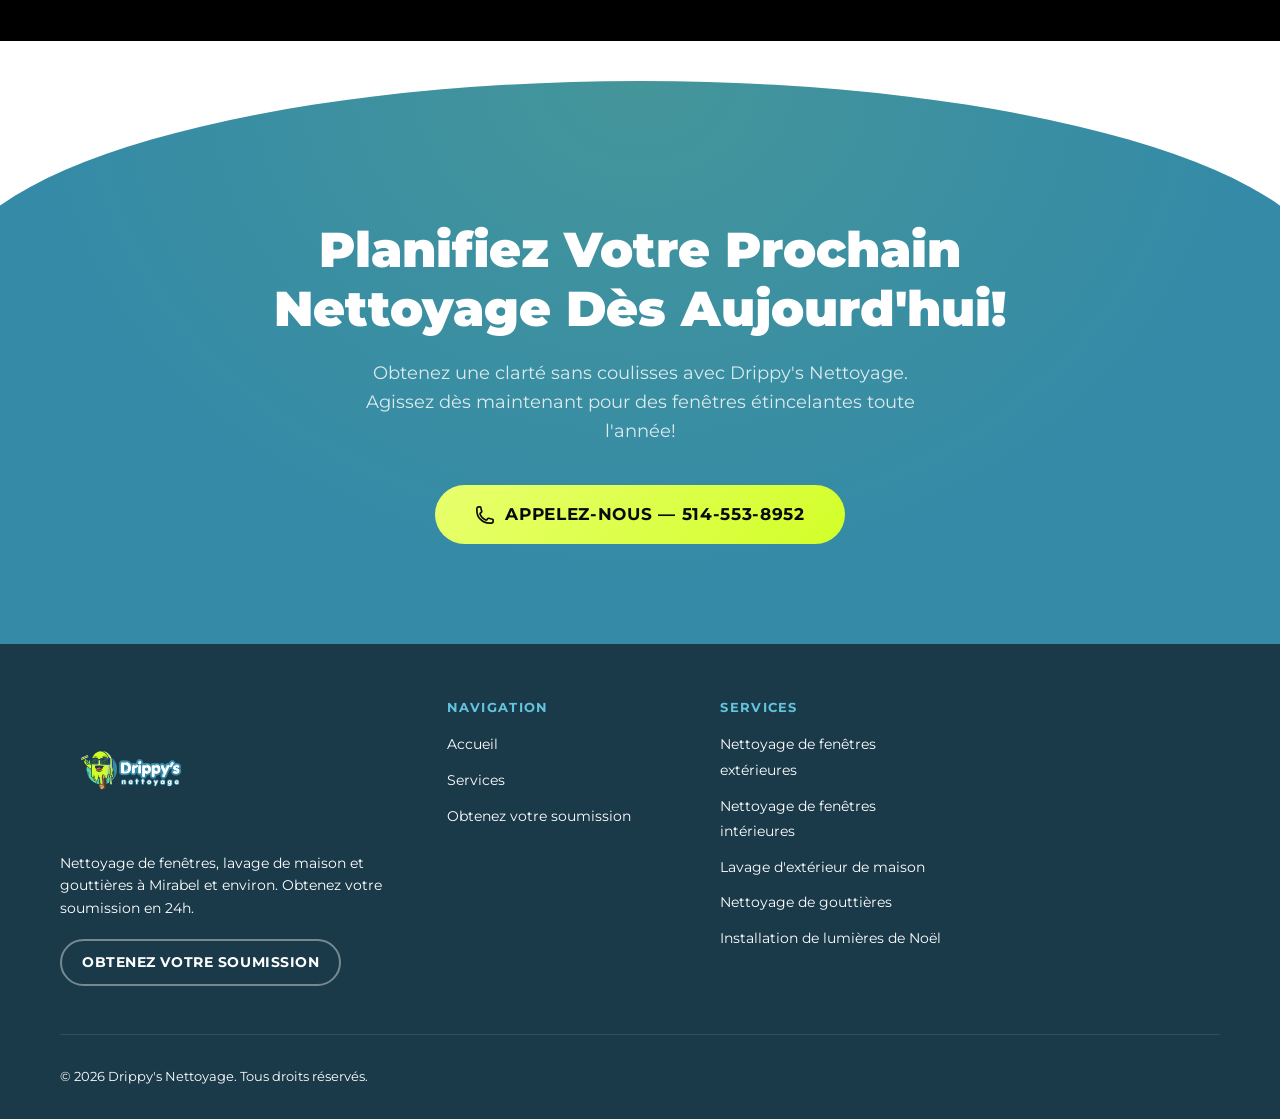
<file: lavage-pression.html>
<!DOCTYPE html>
<html lang="fr">
<head>
  <meta charset="UTF-8">
  <link rel="icon" type="image/png" href="images/favicon.png">
  <meta name="viewport" content="width=device-width, initial-scale=1.0">
  <title>Lavage à pression à Mirabel | Drippy's Nettoyage</title>
  <meta name="description" content="Lavage à pression professionnel à Mirabel. Entrées, terrasses, façades et clôtures — résultats visibles dès le premier passage. Soumission gratuite.">
  <link rel="canonical" href="https://drippysnettoyage.com/lavage-pression">
  <meta property="og:type" content="website">
  <meta property="og:title" content="Lavage à pression à Mirabel | Drippy's Nettoyage">
  <meta property="og:description" content="Lavage à pression professionnel à Mirabel. Entrées, terrasses, façades et clôtures — résultats visibles dès le premier passage. Soumission gratuite.">
  <meta property="og:url" content="https://drippysnettoyage.com/lavage-pression">
  <meta property="og:image" content="https://drippysnettoyage.com/images/logo-header.png">
  <meta property="og:locale" content="fr_CA">
  <meta name="twitter:card" content="summary_large_image">
  <meta name="twitter:title" content="Lavage à pression à Mirabel | Drippy's Nettoyage">
  <meta name="twitter:description" content="Lavage à pression professionnel à Mirabel. Entrées, terrasses, façades et clôtures — résultats visibles dès le premier passage. Soumission gratuite.">
  <meta name="twitter:image" content="https://drippysnettoyage.com/images/logo-header.png">
  <link rel="stylesheet" href="css/styles.css">
  <script type="application/ld+json">
  {
    "@context": "https://schema.org",
    "@type": "Service",
    "name": "Lavage à pression",
    "description": "Lavage à pression professionnel à Mirabel. Entrées, terrasses, façades et clôtures.",
    "url": "https://drippysnettoyage.com/lavage-pression",
    "provider": {
      "@type": "LocalBusiness",
      "name": "Drippy's Nettoyage",
      "telephone": "514-553-8952",
      "email": "sam@drippysnettoyage.com",
      "address": {
        "@type": "PostalAddress",
        "addressLocality": "Mirabel",
        "addressRegion": "QC",
        "addressCountry": "CA"
      }
    },
    "areaServed": [
      "Mirabel", "Saint-Jérôme", "Saint-Colomban", "Prévost", "Blainville",
      "Boisbriand", "Sainte-Thérèse", "Bois-des-Filion", "Saint-Eustache", "Rosemère"
    ]
  }
  </script>
<!-- Facebook Pixel Code -->
<script>!function(f,b,e,v,n,t,s){if(f.fbq)return;n=f.fbq=function(){n.callMethod?n.callMethod.apply(n,arguments):n.queue.push(arguments)};if(!f._fbq)f._fbq=n;n.push=n;n.loaded=!0;n.version='2.0';n.queue=[];t=b.createElement(e);t.async=!0;t.src=v;s=b.getElementsByTagName(e)[0];s.parentNode.insertBefore(t,s)}(window,document,'script','https://connect.facebook.net/en_US/fbevents.js');fbq('init','1469865391275936');fbq('track','PageView');</script>
<noscript><img height="1" width="1" src="https://www.facebook.com/tr?id=1469865391275936&ev=PageView&noscript=1"/></noscript>
<!-- End Facebook Pixel Code -->
</head>
<body>

<header class="site-header" id="site-header">
  <div class="header-inner">
    <a href="index.html" class="header-logo">
      <img src="images/logo-header.png" alt="Drippy's Nettoyage">
    </a>
    <a href="tel:514-553-8952" class="btn-call-pill">
      <svg xmlns="http://www.w3.org/2000/svg" fill="none" viewBox="0 0 24 24" stroke-width="2" stroke="currentColor"><path stroke-linecap="round" stroke-linejoin="round" d="M2.25 6.75c0 8.284 6.716 15 15 15h2.25a2.25 2.25 0 002.25-2.25v-1.372c0-.516-.351-.966-.852-1.091l-4.423-1.106c-.44-.11-.902.055-1.173.417l-.97 1.293c-.282.376-.769.542-1.21.38a12.035 12.035 0 01-7.143-7.143c-.162-.441.004-.928.38-1.21l1.293-.97c.363-.271.527-.734.417-1.173L6.963 3.102a1.125 1.125 0 00-1.091-.852H4.5A2.25 2.25 0 002.25 4.5v2.25z"/></svg>
      Appelez-nous
    </a>
    <nav class="header-nav" aria-label="Navigation principale">
      <a href="index.html#temoignages">Avis</a>
      <div class="nav-dropdown" id="navServicesDropdown">
        <button class="nav-dropdown-toggle" aria-expanded="false" aria-haspopup="true">
          Services
          <svg class="nav-chevron" xmlns="http://www.w3.org/2000/svg" fill="none" viewBox="0 0 24 24" stroke-width="2.5" stroke="currentColor"><path stroke-linecap="round" stroke-linejoin="round" d="M19 9l-7 7-7-7"/></svg>
        </button>
        <div class="nav-dropdown-menu" role="menu">
          <a href="vitres-exterieures.html">Nettoyage de fenêtres extérieures</a>
          <a href="vitres-interieures.html">Nettoyage de fenêtres intérieures</a>
          <a href="lavage-maison.html">Lavage d'extérieur de maison</a>
          <a href="gouttieres.html">Nettoyage de gouttières</a>
          <a href="lumieres-noel.html">Installation de lumières de Noël</a>
        </div>
      </div>
      <a href="soumission.html">Contact</a>
    </nav>
    <button class="menu-toggle" id="menu-toggle" aria-label="Menu" aria-expanded="false">
      <span></span><span></span><span></span>
    </button>
  </div>
</header>

<nav class="mobile-nav" id="mobile-nav">
  <a href="index.html#temoignages">Avis</a>
  <button class="mobile-services-toggle" id="mobileServicesToggle">
    Services
    <svg class="nav-chevron" xmlns="http://www.w3.org/2000/svg" fill="none" viewBox="0 0 24 24" stroke-width="2.5" stroke="currentColor"><path stroke-linecap="round" stroke-linejoin="round" d="M19 9l-7 7-7-7"/></svg>
  </button>
  <div class="mobile-services-menu" id="mobileServicesMenu">
    <a href="vitres-exterieures.html">Nettoyage de fenêtres extérieures</a>
    <a href="vitres-interieures.html">Nettoyage de fenêtres intérieures</a>
    <a href="lavage-maison.html">Lavage d'extérieur de maison</a>
    <a href="gouttieres.html">Nettoyage de gouttières</a>
    <a href="lumieres-noel.html">Installation de lumières de Noël</a>
  </div>
  <a href="soumission.html">Contact</a>
  <a href="soumission.html" class="btn btn-gold">Obtenez votre soumission</a>
</nav>

<main>

  <!-- HERO -->
  <section class="sp-hero">
    <div class="sp-hero-bg" style="background-image: url('https://images.unsplash.com/photo-1558618047-3c8c76ca7d13?w=1920&q=80&auto=format&fit=crop');"></div>
    <div class="sp-hero-overlay"></div>
    <div class="container sp-hero-content">
      <h1 class="sp-hero-title">Lavage à Pression Professionnel à Mirabel</h1>
      <p class="sp-hero-sub">Entrées, terrasses et façades — propres du premier passage, visibles de la rue.</p>
      <a href="soumission.html?service=pression" class="btn btn-gold">Obtenez votre soumission gratuite</a>
    </div>
  </section>
  <!-- REVIEWS -->
  <section class="sp-reviews-section">
    <div class="container text-center">
      <span class="reviews-eyebrow">Voyez ce que</span>
      <h2 class="reviews-big-title" style="font-size:clamp(1.8rem,4vw,2.8rem);">VOS VOISINS DISENT</h2>
    </div>
    <div class="container review-cards-grid">

      <div class="review-card">
        <div class="review-card-header">
          <div class="review-avatar">M</div>
          <div class="review-info">
            <span class="review-name">Michel Tremblay</span>
            <span class="review-source">
              <svg class="google-logo-xs" viewBox="0 0 24 24" xmlns="http://www.w3.org/2000/svg"><path fill="#4285F4" d="M22.56 12.25c0-.78-.07-1.53-.2-2.25H12v4.26h5.92c-.26 1.37-1.04 2.53-2.21 3.31v2.77h3.57c2.08-1.92 3.28-4.74 3.28-8.09z"/><path fill="#34A853" d="M12 23c2.97 0 5.46-.98 7.28-2.66l-3.57-2.77c-.98.66-2.23 1.06-3.71 1.06-2.86 0-5.29-1.93-6.16-4.53H2.18v2.84C3.99 20.53 7.7 23 12 23z"/><path fill="#FBBC05" d="M5.84 13.09c-.22-.66-.35-1.36-.35-2.09s.13-1.43.35-2.09V6.07H2.18C1.43 7.55 1 9.22 1 11s.43 3.45 1.18 4.93l2.85-2.22.81-.62z"/><path fill="#EA4335" d="M12 5.38c1.62 0 3.06.56 4.21 1.64l3.15-3.15C17.45 2.09 14.97 1 12 1 7.7 1 3.99 3.47 2.18 7.07l3.66 2.84c.87-2.6 3.3-4.53 6.16-4.53z"/></svg>
              Avis Google
            </span>
          </div>
        </div>
        <div class="review-stars">★★★★★</div>
        <p class="review-text-short">Merci pour l'excellent service mes fenêtres sont enfin propre. Le gars a frotter fort ;)</p>
      </div>

      <div class="review-card">
        <div class="review-card-header">
          <div class="review-avatar">S</div>
          <div class="review-info">
            <span class="review-name">Samuel Menabo</span>
            <span class="review-source">
              <svg class="google-logo-xs" viewBox="0 0 24 24" xmlns="http://www.w3.org/2000/svg"><path fill="#4285F4" d="M22.56 12.25c0-.78-.07-1.53-.2-2.25H12v4.26h5.92c-.26 1.37-1.04 2.53-2.21 3.31v2.77h3.57c2.08-1.92 3.28-4.74 3.28-8.09z"/><path fill="#34A853" d="M12 23c2.97 0 5.46-.98 7.28-2.66l-3.57-2.77c-.98.66-2.23 1.06-3.71 1.06-2.86 0-5.29-1.93-6.16-4.53H2.18v2.84C3.99 20.53 7.7 23 12 23z"/><path fill="#FBBC05" d="M5.84 13.09c-.22-.66-.35-1.36-.35-2.09s.13-1.43.35-2.09V6.07H2.18C1.43 7.55 1 9.22 1 11s.43 3.45 1.18 4.93l2.85-2.22.81-.62z"/><path fill="#EA4335" d="M12 5.38c1.62 0 3.06.56 4.21 1.64l3.15-3.15C17.45 2.09 14.97 1 12 1 7.7 1 3.99 3.47 2.18 7.07l3.66 2.84c.87-2.6 3.3-4.53 6.16-4.53z"/></svg>
              Avis Google
            </span>
          </div>
        </div>
        <div class="review-stars">★★★★★</div>
        <p class="review-text-short">Super service ! Très professionnel. Vraiment un beau travail</p>
      </div>

      <div class="review-card">
        <div class="review-card-header">
          <div class="review-avatar">A</div>
          <div class="review-info">
            <span class="review-name">Anthony Lapointe</span>
            <span class="review-source">
              <svg class="google-logo-xs" viewBox="0 0 24 24" xmlns="http://www.w3.org/2000/svg"><path fill="#4285F4" d="M22.56 12.25c0-.78-.07-1.53-.2-2.25H12v4.26h5.92c-.26 1.37-1.04 2.53-2.21 3.31v2.77h3.57c2.08-1.92 3.28-4.74 3.28-8.09z"/><path fill="#34A853" d="M12 23c2.97 0 5.46-.98 7.28-2.66l-3.57-2.77c-.98.66-2.23 1.06-3.71 1.06-2.86 0-5.29-1.93-6.16-4.53H2.18v2.84C3.99 20.53 7.7 23 12 23z"/><path fill="#FBBC05" d="M5.84 13.09c-.22-.66-.35-1.36-.35-2.09s.13-1.43.35-2.09V6.07H2.18C1.43 7.55 1 9.22 1 11s.43 3.45 1.18 4.93l2.85-2.22.81-.62z"/><path fill="#EA4335" d="M12 5.38c1.62 0 3.06.56 4.21 1.64l3.15-3.15C17.45 2.09 14.97 1 12 1 7.7 1 3.99 3.47 2.18 7.07l3.66 2.84c.87-2.6 3.3-4.53 6.16-4.53z"/></svg>
              Avis Google
            </span>
          </div>
        </div>
        <div class="review-stars">★★★★★</div>
        <p class="review-text-short">Nettoyage bien fait de toutes les fenetres, bonne communication pour les rendez-vous. Merci bien pour le bon travail!</p>
      </div>

      <div class="review-card">
        <div class="review-card-header">
          <div class="review-avatar">J</div>
          <div class="review-info">
            <span class="review-name">Julie Proulx</span>
            <span class="review-source">
              <svg class="google-logo-xs" viewBox="0 0 24 24" xmlns="http://www.w3.org/2000/svg"><path fill="#4285F4" d="M22.56 12.25c0-.78-.07-1.53-.2-2.25H12v4.26h5.92c-.26 1.37-1.04 2.53-2.21 3.31v2.77h3.57c2.08-1.92 3.28-4.74 3.28-8.09z"/><path fill="#34A853" d="M12 23c2.97 0 5.46-.98 7.28-2.66l-3.57-2.77c-.98.66-2.23 1.06-3.71 1.06-2.86 0-5.29-1.93-6.16-4.53H2.18v2.84C3.99 20.53 7.7 23 12 23z"/><path fill="#FBBC05" d="M5.84 13.09c-.22-.66-.35-1.36-.35-2.09s.13-1.43.35-2.09V6.07H2.18C1.43 7.55 1 9.22 1 11s.43 3.45 1.18 4.93l2.85-2.22.81-.62z"/><path fill="#EA4335" d="M12 5.38c1.62 0 3.06.56 4.21 1.64l3.15-3.15C17.45 2.09 14.97 1 12 1 7.7 1 3.99 3.47 2.18 7.07l3.66 2.84c.87-2.6 3.3-4.53 6.16-4.53z"/></svg>
              Avis Google
            </span>
          </div>
        </div>
        <div class="review-stars">★★★★★</div>
        <p class="review-text-short">Super travail ! Merci beaucoup!! Employé courtois et professionnel!!</p>
      </div>

      <div class="review-card">
        <div class="review-card-header">
          <div class="review-avatar">R</div>
          <div class="review-info">
            <span class="review-name">Richard Alarie</span>
            <span class="review-source">
              <svg class="google-logo-xs" viewBox="0 0 24 24" xmlns="http://www.w3.org/2000/svg"><path fill="#4285F4" d="M22.56 12.25c0-.78-.07-1.53-.2-2.25H12v4.26h5.92c-.26 1.37-1.04 2.53-2.21 3.31v2.77h3.57c2.08-1.92 3.28-4.74 3.28-8.09z"/><path fill="#34A853" d="M12 23c2.97 0 5.46-.98 7.28-2.66l-3.57-2.77c-.98.66-2.23 1.06-3.71 1.06-2.86 0-5.29-1.93-6.16-4.53H2.18v2.84C3.99 20.53 7.7 23 12 23z"/><path fill="#FBBC05" d="M5.84 13.09c-.22-.66-.35-1.36-.35-2.09s.13-1.43.35-2.09V6.07H2.18C1.43 7.55 1 9.22 1 11s.43 3.45 1.18 4.93l2.85-2.22.81-.62z"/><path fill="#EA4335" d="M12 5.38c1.62 0 3.06.56 4.21 1.64l3.15-3.15C17.45 2.09 14.97 1 12 1 7.7 1 3.99 3.47 2.18 7.07l3.66 2.84c.87-2.6 3.3-4.53 6.16-4.53z"/></svg>
              Avis Google
            </span>
          </div>
        </div>
        <div class="review-stars">★★★★★</div>
        <p class="review-text-short">Très bonne job. Merci. A recommander.</p>
      </div>

      <div class="review-card">
        <div class="review-card-header">
          <div class="review-avatar">H</div>
          <div class="review-info">
            <span class="review-name">Hamsdell Jacques</span>
            <span class="review-source">
              <svg class="google-logo-xs" viewBox="0 0 24 24" xmlns="http://www.w3.org/2000/svg"><path fill="#4285F4" d="M22.56 12.25c0-.78-.07-1.53-.2-2.25H12v4.26h5.92c-.26 1.37-1.04 2.53-2.21 3.31v2.77h3.57c2.08-1.92 3.28-4.74 3.28-8.09z"/><path fill="#34A853" d="M12 23c2.97 0 5.46-.98 7.28-2.66l-3.57-2.77c-.98.66-2.23 1.06-3.71 1.06-2.86 0-5.29-1.93-6.16-4.53H2.18v2.84C3.99 20.53 7.7 23 12 23z"/><path fill="#FBBC05" d="M5.84 13.09c-.22-.66-.35-1.36-.35-2.09s.13-1.43.35-2.09V6.07H2.18C1.43 7.55 1 9.22 1 11s.43 3.45 1.18 4.93l2.85-2.22.81-.62z"/><path fill="#EA4335" d="M12 5.38c1.62 0 3.06.56 4.21 1.64l3.15-3.15C17.45 2.09 14.97 1 12 1 7.7 1 3.99 3.47 2.18 7.07l3.66 2.84c.87-2.6 3.3-4.53 6.16-4.53z"/></svg>
              Avis Google
            </span>
          </div>
        </div>
        <div class="review-stars">★★★★★</div>
        <p class="review-text-short">Bon travail , service courtois , Sid est professionnel et minutieux. Samuel est très jovial et démontre un bon esprit d'entrepreneuneurship pour son jeune âge .</p>
      </div>

    </div>
  </section>


  <!-- DETAIL -->
  <section class="sp-detail-section">
    <div class="container sp-detail-grid">

      <!-- LEFT: Content -->
      <div class="sp-detail-content">
        <h2>Lavage À Pression Professionnel</h2>
        <p>Mousse, moisissures, taches de saleté incrustée — les surfaces extérieures de votre propriété subissent les éléments à l'année longue. Un lavage à pression professionnel restaure leur apparence et prévient la détérioration prématurée. Nous desservons Mirabel et toute la Rive-Nord, incluant Saint-Jérôme, Blainville, Boisbriand et Rosemère.</p>
        <p>Notre équipe utilise l'équipement adapté à chaque surface pour un nettoyage efficace sans endommager vos revêtements. Le résultat est visible immédiatement — et ça se remarque depuis la rue.</p>

        <h3>Avantages clés</h3>
        <ul>
          <li><strong>Surfaces transformées :</strong> Élimination instantanée de mousse, moisissures et saleté incrustée.</li>
          <li><strong>Résultats visibles de la rue :</strong> Votre propriété retrouve son éclat d'origine dès le premier passage.</li>
          <li><strong>Protection durable :</strong> Un nettoyage régulier prévient la détérioration prématurée des surfaces.</li>
        </ul>

        <h3>Ce que nous offrons</h3>
        <ul>
          <li><strong>Entrées et allées :</strong> Bitume, béton et pavé — propres et sans traces après une seule intervention.</li>
          <li><strong>Terrasses et patios :</strong> Bois, composite ou pierre — nettoyés en profondeur sans endommager les surfaces.</li>
          <li><strong>Façades et clôtures :</strong> Murs extérieurs traités avec la pression adaptée à chaque matériau.</li>
        </ul>

        <p>Le lavage à pression est le moyen le plus rapide d'améliorer l'apparence extérieure de votre propriété — et d'en protéger la valeur.</p>

        <div class="sp-detail-cta">
          <strong>Réservez dès aujourd'hui :</strong> Redonnez vie à vos surfaces extérieures avec notre service expert. Contactez-nous au <a href="tel:514-553-8952" style="color:#C9A84C;font-weight:700;">514-553-8952</a>.
        </div>
      </div>

      <!-- RIGHT: Sidebar -->
      <aside class="sp-sidebar">
        <a href="vitres-exterieures.html" class="sp-sidebar-link">Nettoyage de fenêtres extérieures <span class="sp-sidebar-arrow">→</span></a>
        <a href="vitres-interieures.html" class="sp-sidebar-link">Nettoyage de fenêtres intérieur <span class="sp-sidebar-arrow">→</span></a>
        <span class="sp-sidebar-link--active">Lavage à pression</span>
        <a href="lavage-maison.html" class="sp-sidebar-link">Lavage de maison <span class="sp-sidebar-arrow">→</span></a>
        <a href="gouttieres.html" class="sp-sidebar-link">Nettoyage de gouttières <span class="sp-sidebar-arrow">→</span></a>
        <a href="lumieres-noel.html" class="sp-sidebar-link">Installation de lumières de Noël <span class="sp-sidebar-arrow">→</span></a>
      </aside>

    </div>
  </section>

  <!-- PROCESS -->
  <section class="sp-process-section">
    <div class="container text-center">
      <span class="process-eyebrow">Notre façon de travailler</span>
      <h2 class="process-title">EN QUATRE ÉTAPES</h2>
    </div>
    <div class="container sp-process-grid">
      <div class="sp-process-card">
        <div class="sp-process-card-bg"></div>
        <div class="sp-process-card-overlay"></div>
        <div class="sp-process-card-content">
          <div class="sp-process-badge">01</div>
          <h3 class="sp-process-name">FROTTER</h3>
          <p class="sp-process-desc">Nous frottons chaque fenêtre avec nos perches et produits de qualité pour éliminer saleté, traces et résidus tenaces.</p>
        </div>
      </div>
      <div class="sp-process-card">
        <div class="sp-process-card-bg"></div>
        <div class="sp-process-card-overlay"></div>
        <div class="sp-process-card-content">
          <div class="sp-process-badge">02</div>
          <h3 class="sp-process-name">RINCER</h3>
          <p class="sp-process-desc">On rince toutes les fenêtres à fond pour éliminer tout résidu de savon et de saleté, et préparer le verre pour notre traitement exclusif.</p>
        </div>
      </div>
      <div class="sp-process-card">
        <div class="sp-process-card-bg"></div>
        <div class="sp-process-card-overlay"></div>
        <div class="sp-process-card-content">
          <div class="sp-process-badge">03</div>
          <h3 class="sp-process-name">DÉTAIL</h3>
          <p class="sp-process-desc">Cadres, rebords et coins nettoyés à la microfibre. Chaque surface vérifiée pour un résultat propre et brillant.</p>
        </div>
      </div>
      <div class="sp-process-card">
        <div class="sp-process-card-bg"></div>
        <div class="sp-process-card-overlay"></div>
        <div class="sp-process-card-content">
          <div class="sp-process-badge">04</div>
          <h3 class="sp-process-name">TECHNOLOGIE<br>RÉPELLENTE</h3>
          <p class="sp-process-desc">En étape finale, nous appliquons notre traitement répellent exclusif sur chaque vitre. Cette barrière invisible repousse l'eau, prévient les dépôts de calcaire et prolonge l'effet de propreté — vos fenêtres restent étincelantes bien plus longtemps.</p>
        </div>
      </div>
    </div>
    <div class="text-center" style="margin-top:48px;">
      <a href="soumission.html?service=pression" class="btn-cta-banner">Obtenez votre soumission →</a>
    </div>
  </section>


  <!-- CTA BANNER -->
  <section class="cta-banner-section">
    <div class="cta-banner-bg"></div>
    <div class="cta-banner-overlay"></div>
    <div class="container text-center" style="position:relative;z-index:2;">
      <h2 class="cta-banner-title">Planifiez Votre Prochain Nettoyage Dès Aujourd'hui!</h2>
      <p class="cta-banner-sub">Obtenez une clarté sans coulisses avec Drippy's Nettoyage. Agissez dès maintenant pour des fenêtres étincelantes toute l'année!</p>
      <a href="tel:514-553-8952" class="btn-cta-banner">
        <svg xmlns="http://www.w3.org/2000/svg" fill="none" viewBox="0 0 24 24" stroke-width="2" stroke="currentColor" style="width:20px;height:20px;flex-shrink:0;"><path stroke-linecap="round" stroke-linejoin="round" d="M2.25 6.75c0 8.284 6.716 15 15 15h2.25a2.25 2.25 0 002.25-2.25v-1.372c0-.516-.351-.966-.852-1.091l-4.423-1.106c-.44-.11-.902.055-1.173.417l-.97 1.293c-.282.376-.769.542-1.21.38a12.035 12.035 0 01-7.143-7.143c-.162-.441.004-.928.38-1.21l1.293-.97c.363-.271.527-.734.417-1.173L6.963 3.102a1.125 1.125 0 00-1.091-.852H4.5A2.25 2.25 0 002.25 4.5v2.25z"/></svg>
        Appelez-nous — 514-553-8952
      </a>
    </div>
  </section>


<!-- Review Modal -->
<div class="review-modal-overlay" id="reviewModal" aria-hidden="true">
  <div class="review-modal-card" role="dialog" aria-modal="true">
    <button class="review-modal-close" id="reviewModalClose" aria-label="Fermer">&times;</button>
    <div class="review-modal-header">
      <div class="review-avatar" id="modalAvatar"></div>
      <div class="review-info">
        <span class="review-name" id="modalName"></span>
        <span class="review-source">
          <svg class="google-logo-xs" viewBox="0 0 24 24" xmlns="http://www.w3.org/2000/svg"><path fill="#4285F4" d="M22.56 12.25c0-.78-.07-1.53-.2-2.25H12v4.26h5.92c-.26 1.37-1.04 2.53-2.21 3.31v2.77h3.57c2.08-1.92 3.28-4.74 3.28-8.09z"/><path fill="#34A853" d="M12 23c2.97 0 5.46-.98 7.28-2.66l-3.57-2.77c-.98.66-2.23 1.06-3.71 1.06-2.86 0-5.29-1.93-6.16-4.53H2.18v2.84C3.99 20.53 7.7 23 12 23z"/><path fill="#FBBC05" d="M5.84 13.09c-.22-.66-.35-1.36-.35-2.09s.13-1.43.35-2.09V6.07H2.18C1.43 7.55 1 9.22 1 11s.43 3.45 1.18 4.93l2.85-2.22.81-.62z"/><path fill="#EA4335" d="M12 5.38c1.62 0 3.06.56 4.21 1.64l3.15-3.15C17.45 2.09 14.97 1 12 1 7.7 1 3.99 3.47 2.18 7.07l3.66 2.84c.87-2.6 3.3-4.53 6.16-4.53z"/></svg>
          Avis Google
        </span>
      </div>
    </div>
    <div class="review-stars" style="margin:12px 0;">★★★★★</div>
    <p class="review-modal-text" id="modalText"></p>
  </div>
</div>

</main>

<footer class="site-footer">
  <div class="footer-inner">
    <div class="footer-top">
      <div class="footer-brand">
        <img src="images/logo-header.png" alt="Drippy's Nettoyage">
        <p>Nettoyage de fenêtres, lavage de maison et gouttières à Mirabel et environ. Obtenez votre soumission en 24h.</p>
        <a href="soumission.html" class="btn btn-outline" style="font-size:0.875rem;padding:10px 20px;color:#ffffff;">Obtenez votre soumission</a>
      </div>
      <div class="footer-col">
        <h4>Navigation</h4>
        <ul>
          <li><a href="index.html">Accueil</a></li>
          <li><a href="services.html">Services</a></li>
          <li><a href="soumission.html">Obtenez votre soumission</a></li>
        </ul>
      </div>
      <div class="footer-col">
        <h4>Services</h4>
        <ul>
          <li><a href="vitres-exterieures.html">Nettoyage de fenêtres extérieures</a></li>
          <li><a href="vitres-interieures.html">Nettoyage de fenêtres intérieures</a></li>
          <li><a href="lavage-maison.html">Lavage d'extérieur de maison</a></li>
          <li><a href="gouttieres.html">Nettoyage de gouttières</a></li>
          <li><a href="lumieres-noel.html">Installation de lumières de Noël</a></li>
        </ul>
      </div>
    </div>
    <div class="footer-bottom">
      <span>© 2026 Drippy's Nettoyage. Tous droits réservés.</span>
    </div>
  </div>
</footer>

<script src="js/main.js"></script>
</body>
</html>
</file>
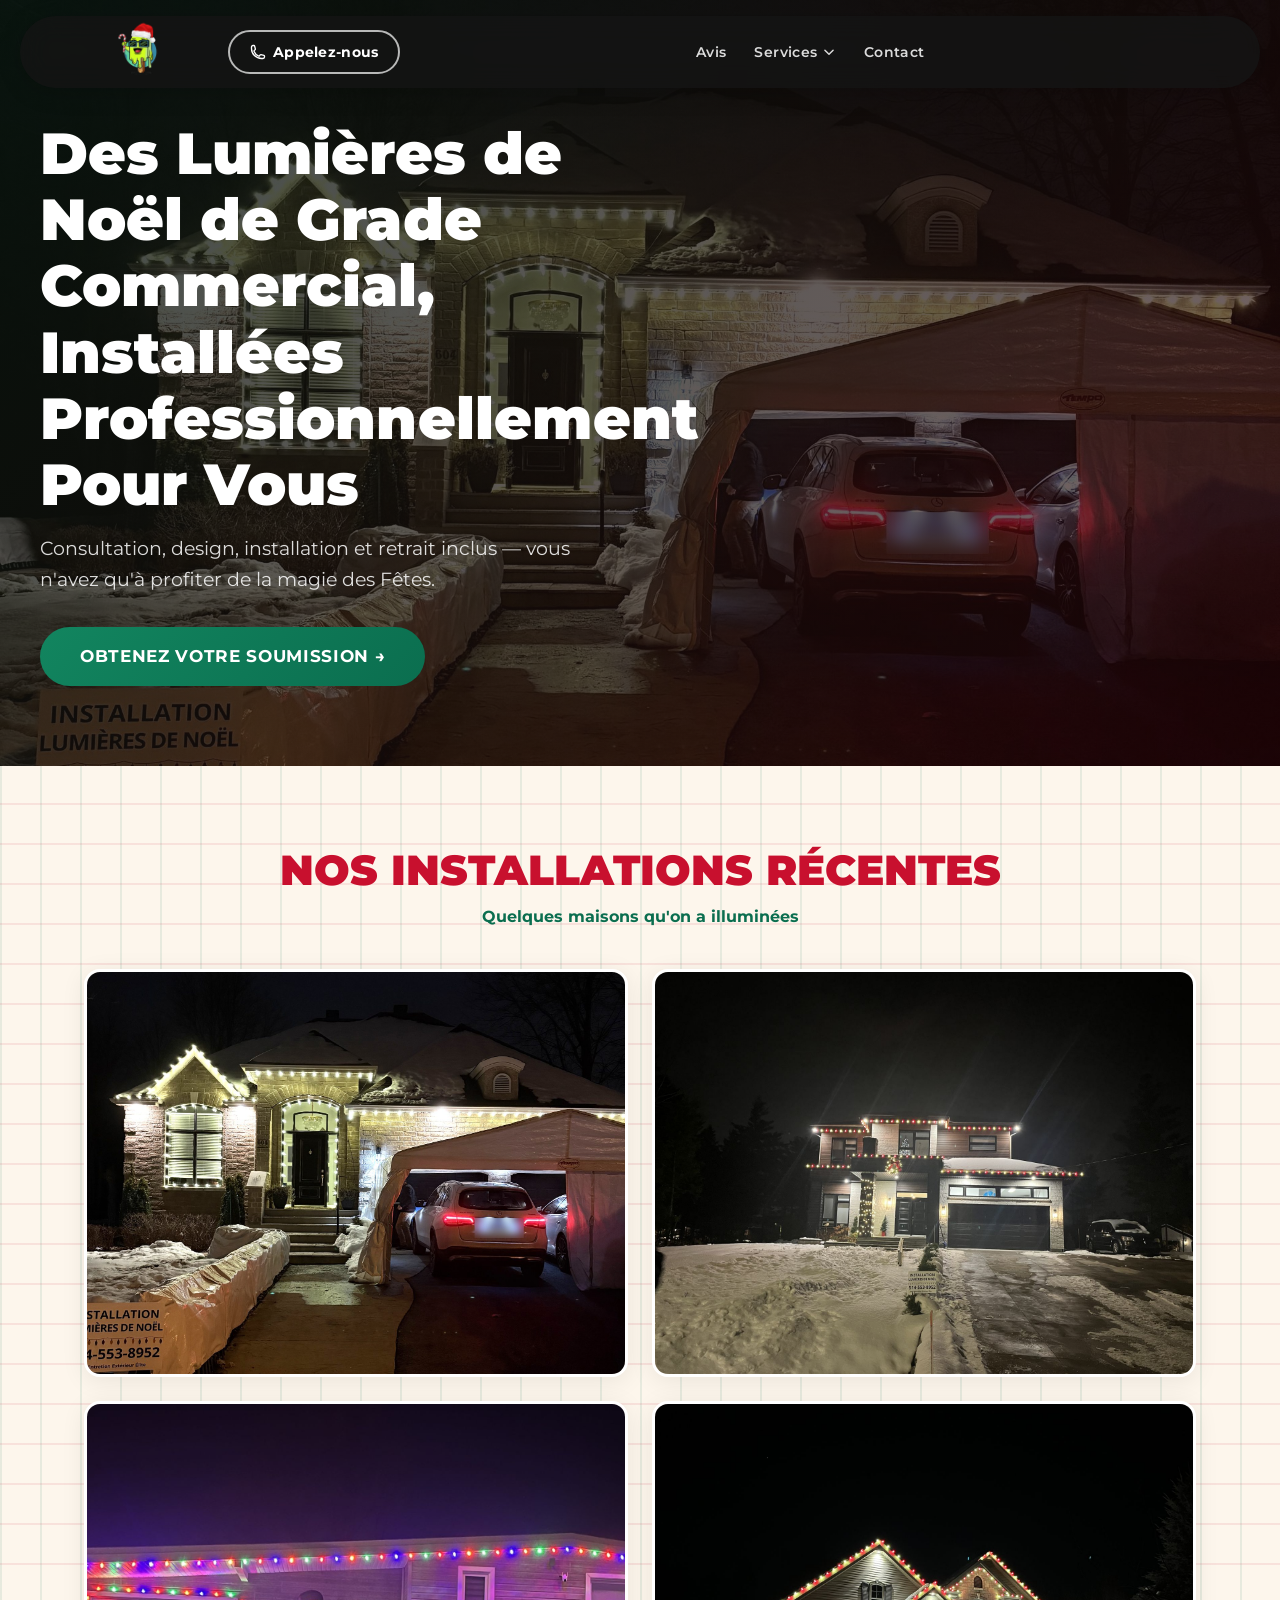
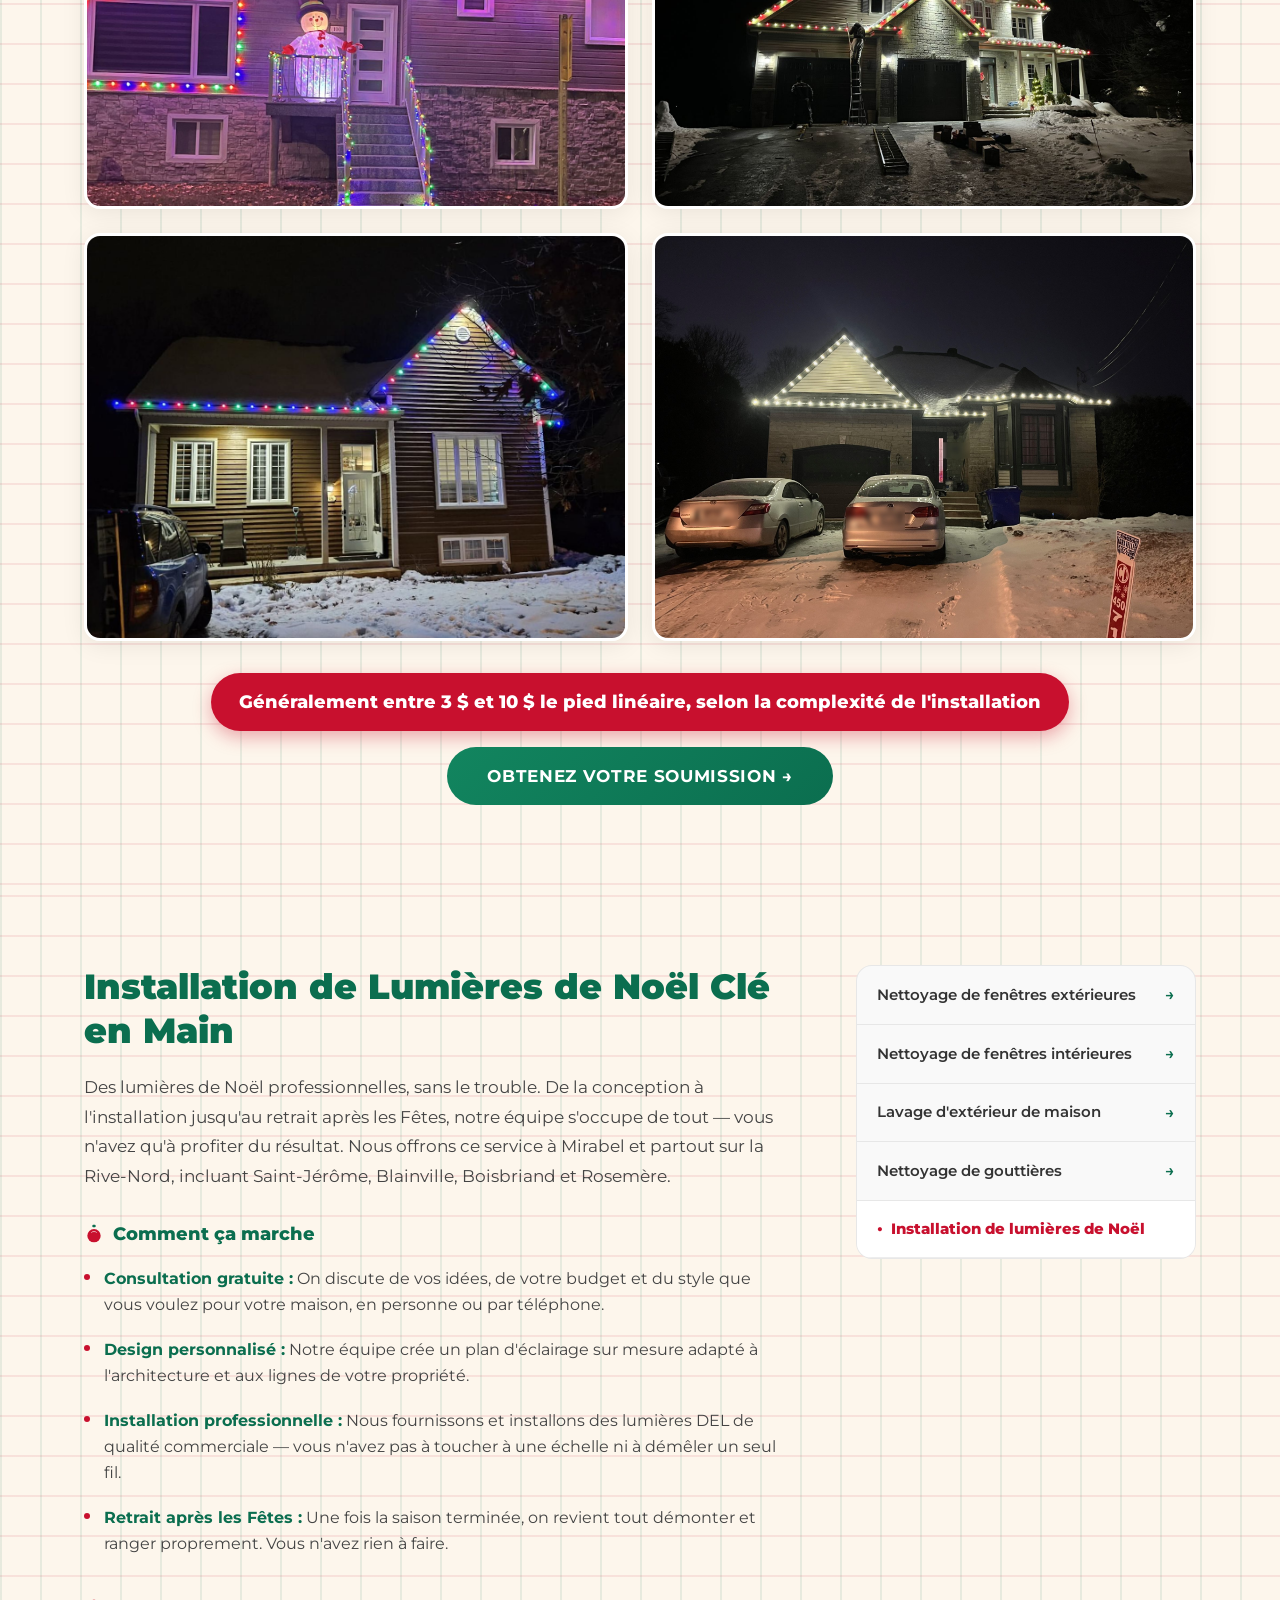
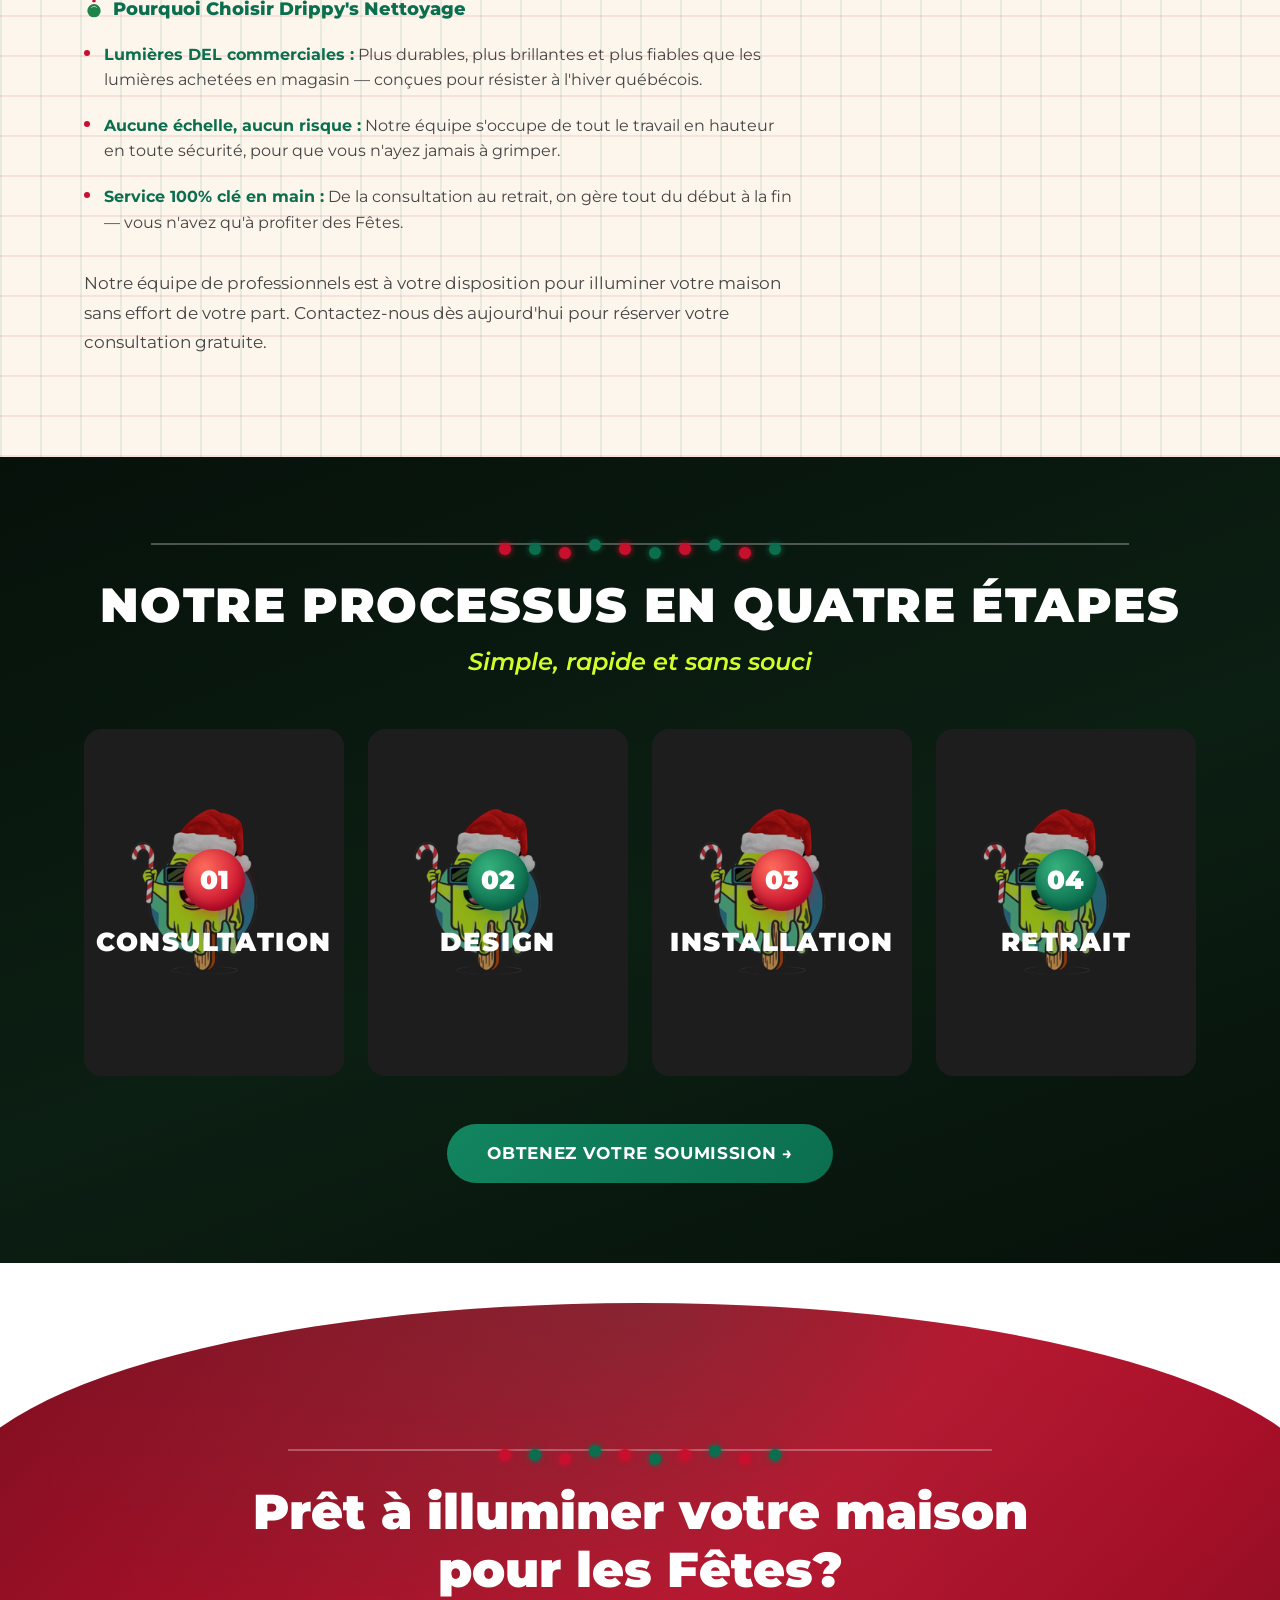
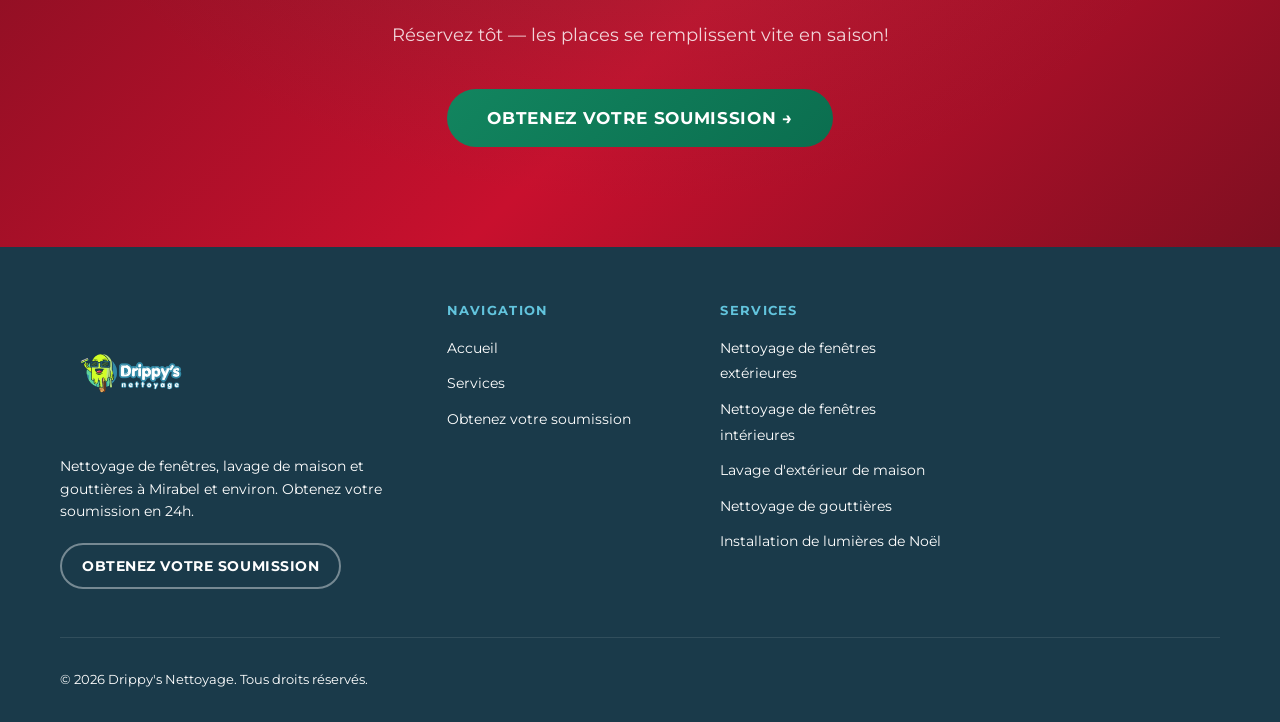
<file: lumieres-noel.html>
<!DOCTYPE html>
<html lang="fr">
<head>
  <meta charset="UTF-8">
  <link rel="icon" type="image/png" href="images/favicon.png">
  <meta name="viewport" content="width=device-width, initial-scale=1.0">
  <title>Installation de Lumières de Noël à Mirabel | Drippy's Nettoyage</title>
  <meta name="description" content="Installation professionnelle de lumières de Noël DEL commerciales à Mirabel. Consultation, design, installation et retrait inclus — service clé en main.">
  <link rel="canonical" href="https://drippysnettoyage.com/lumieres-noel">
  <meta property="og:type" content="website">
  <meta property="og:title" content="Installation de Lumières de Noël à Mirabel | Drippy's Nettoyage">
  <meta property="og:description" content="Installation professionnelle de lumières de Noël DEL commerciales à Mirabel. Consultation, design, installation et retrait inclus — service clé en main.">
  <meta property="og:url" content="https://drippysnettoyage.com/lumieres-noel">
  <meta property="og:image" content="https://drippysnettoyage.com/images/lumieres-noel-hero.jpg">
  <meta property="og:locale" content="fr_CA">
  <meta name="twitter:card" content="summary_large_image">
  <meta name="twitter:title" content="Installation de Lumières de Noël à Mirabel | Drippy's Nettoyage">
  <meta name="twitter:description" content="Installation professionnelle de lumières de Noël DEL commerciales à Mirabel. Consultation, design, installation et retrait inclus — service clé en main.">
  <meta name="twitter:image" content="https://drippysnettoyage.com/images/lumieres-noel-hero.jpg">
  <link rel="stylesheet" href="css/styles.css">
  <script type="application/ld+json">
  {
    "@context": "https://schema.org",
    "@type": "Service",
    "name": "Installation de lumières de Noël",
    "description": "Installation professionnelle de lumières de Noël DEL commerciales à Mirabel, clé en main.",
    "url": "https://drippysnettoyage.com/lumieres-noel",
    "provider": {
      "@type": "LocalBusiness",
      "name": "Drippy's Nettoyage",
      "telephone": "514-553-8952",
      "email": "sam@drippysnettoyage.com",
      "address": {
        "@type": "PostalAddress",
        "addressLocality": "Mirabel",
        "addressRegion": "QC",
        "addressCountry": "CA"
      }
    },
    "areaServed": [
      "Mirabel", "Saint-Jérôme", "Saint-Colomban", "Prévost", "Blainville",
      "Boisbriand", "Sainte-Thérèse", "Bois-des-Filion", "Saint-Eustache", "Rosemère"
    ]
  }
  </script>
<!-- Facebook Pixel Code -->
<script>!function(f,b,e,v,n,t,s){if(f.fbq)return;n=f.fbq=function(){n.callMethod?n.callMethod.apply(n,arguments):n.queue.push(arguments)};if(!f._fbq)f._fbq=n;n.push=n;n.loaded=!0;n.version='2.0';n.queue=[];t=b.createElement(e);t.async=!0;t.src=v;s=b.getElementsByTagName(e)[0];s.parentNode.insertBefore(t,s)}(window,document,'script','https://connect.facebook.net/en_US/fbevents.js');fbq('init','1469865391275936');fbq('track','PageView');</script>
<noscript><img height="1" width="1" src="https://www.facebook.com/tr?id=1469865391275936&ev=PageView&noscript=1"/></noscript>
<!-- End Facebook Pixel Code -->
</head>
<body class="page-noel">

<header class="site-header" id="site-header">
  <div class="header-inner">
    <a href="index.html" class="header-logo">
      <img src="images/logo-noel.png" alt="Drippy's Nettoyage">
    </a>
    <a href="tel:514-553-8952" class="btn-call-pill">
      <svg xmlns="http://www.w3.org/2000/svg" fill="none" viewBox="0 0 24 24" stroke-width="2" stroke="currentColor"><path stroke-linecap="round" stroke-linejoin="round" d="M2.25 6.75c0 8.284 6.716 15 15 15h2.25a2.25 2.25 0 002.25-2.25v-1.372c0-.516-.351-.966-.852-1.091l-4.423-1.106c-.44-.11-.902.055-1.173.417l-.97 1.293c-.282.376-.769.542-1.21.38a12.035 12.035 0 01-7.143-7.143c-.162-.441.004-.928.38-1.21l1.293-.97c.363-.271.527-.734.417-1.173L6.963 3.102a1.125 1.125 0 00-1.091-.852H4.5A2.25 2.25 0 002.25 4.5v2.25z"/></svg>
      Appelez-nous
    </a>
    <nav class="header-nav" aria-label="Navigation principale">
      <a href="index.html#temoignages">Avis</a>
      <div class="nav-dropdown" id="navServicesDropdown">
        <button class="nav-dropdown-toggle" aria-expanded="false" aria-haspopup="true">
          Services
          <svg class="nav-chevron" xmlns="http://www.w3.org/2000/svg" fill="none" viewBox="0 0 24 24" stroke-width="2.5" stroke="currentColor"><path stroke-linecap="round" stroke-linejoin="round" d="M19 9l-7 7-7-7"/></svg>
        </button>
        <div class="nav-dropdown-menu" role="menu">
          <a href="vitres-exterieures.html">Nettoyage de fenêtres extérieures</a>
          <a href="vitres-interieures.html">Nettoyage de fenêtres intérieures</a>
          <a href="lavage-maison.html">Lavage d'extérieur de maison</a>
          <a href="gouttieres.html">Nettoyage de gouttières</a>
          <a href="lumieres-noel.html">Installation de lumières de Noël</a>
        </div>
      </div>
      <a href="soumission.html">Contact</a>
    </nav>
    <button class="menu-toggle" id="menu-toggle" aria-label="Menu" aria-expanded="false">
      <span></span><span></span><span></span>
    </button>
  </div>
</header>

<nav class="mobile-nav" id="mobile-nav">
  <a href="index.html#temoignages">Avis</a>
  <button class="mobile-services-toggle" id="mobileServicesToggle">
    Services
    <svg class="nav-chevron" xmlns="http://www.w3.org/2000/svg" fill="none" viewBox="0 0 24 24" stroke-width="2.5" stroke="currentColor"><path stroke-linecap="round" stroke-linejoin="round" d="M19 9l-7 7-7-7"/></svg>
  </button>
  <div class="mobile-services-menu" id="mobileServicesMenu">
    <a href="vitres-exterieures.html">Nettoyage de fenêtres extérieures</a>
    <a href="vitres-interieures.html">Nettoyage de fenêtres intérieures</a>
    <a href="lavage-maison.html">Lavage d'extérieur de maison</a>
    <a href="gouttieres.html">Nettoyage de gouttières</a>
    <a href="lumieres-noel.html">Installation de lumières de Noël</a>
  </div>
  <a href="soumission.html">Contact</a>
  <a href="soumission.html" class="btn btn-gold">Obtenez votre soumission</a>
</nav>

<main>

  <!-- HERO -->
  <section class="sp-hero">
    <div class="sp-hero-bg" style="background-image: url('images/lumieres-noel-hero.jpg');"></div>
    <div class="sp-hero-overlay"></div>
    <div class="noel-snow" aria-hidden="true">
      <span class="noel-flake" style="left:2%;font-size:12px;animation-duration:10s;animation-delay:-1s;"></span>
      <span class="noel-flake" style="left:8%;font-size:16px;animation-duration:13s;animation-delay:-6s;"></span>
      <span class="noel-flake" style="left:14%;font-size:10px;animation-duration:9s;animation-delay:-3s;"></span>
      <span class="noel-flake" style="left:20%;font-size:14px;animation-duration:11s;animation-delay:-8s;"></span>
      <span class="noel-flake" style="left:27%;font-size:18px;animation-duration:14s;animation-delay:-2s;"></span>
      <span class="noel-flake" style="left:34%;font-size:11px;animation-duration:8s;animation-delay:-5s;"></span>
      <span class="noel-flake" style="left:41%;font-size:15px;animation-duration:12s;animation-delay:-9s;"></span>
      <span class="noel-flake" style="left:48%;font-size:10px;animation-duration:10s;animation-delay:-4s;"></span>
      <span class="noel-flake" style="left:55%;font-size:17px;animation-duration:13s;animation-delay:-7s;"></span>
      <span class="noel-flake" style="left:62%;font-size:12px;animation-duration:9s;animation-delay:-1.5s;"></span>
      <span class="noel-flake" style="left:69%;font-size:14px;animation-duration:11s;animation-delay:-10s;"></span>
      <span class="noel-flake" style="left:76%;font-size:10px;animation-duration:8s;animation-delay:-3.5s;"></span>
      <span class="noel-flake" style="left:83%;font-size:16px;animation-duration:14s;animation-delay:-6.5s;"></span>
      <span class="noel-flake" style="left:90%;font-size:12px;animation-duration:10s;animation-delay:-11s;"></span>
      <span class="noel-flake" style="left:95%;font-size:15px;animation-duration:12s;animation-delay:-4.5s;"></span>
      <span class="noel-flake" style="left:99%;font-size:11px;animation-duration:9s;animation-delay:-8.5s;"></span>
    </div>
    <div class="sp-hero-content noel-hero-content" style="position:relative;z-index:2;max-width:620px;text-align:left;">
      <h1 class="sp-hero-title">Des Lumières de Noël de Grade Commercial, Installées Professionnellement Pour Vous</h1>
      <p class="sp-hero-sub">Consultation, design, installation et retrait inclus — vous n'avez qu'à profiter de la magie des Fêtes.</p>
      <a href="soumission.html?service=lumieres-noel" class="btn-cta-banner">Obtenez votre soumission →</a>
    </div>
  </section>

  <!-- GALLERY -->
  <section class="noel-gallery-section">
    <div class="container">
      <h2 class="noel-gallery-title">Nos installations récentes</h2>
      <p class="noel-gallery-subtitle">Quelques maisons qu'on a illuminées</p>
      <div class="noel-gallery-grid">
        <img src="images/lumieres-noel-hero.jpg" alt="Installation de lumières de Noël sur le toit d'une maison">
        <img src="images/noel-gallery-2.jpg" alt="Installation de lumières de Noël sur une grande maison moderne">
        <img src="images/noel-gallery-3.jpg" alt="Maison décorée de lumières colorées et d'un bonhomme de neige gonflable">
        <img src="images/noel-gallery-4.jpg" alt="Notre équipe installant des lumières de Noël sur une échelle">
        <img src="images/noel-gallery-5.jpg" alt="Petite maison illuminée de lumières de Noël colorées">
        <img src="images/noel-gallery-6.jpg" alt="Maison illuminée de lumières de Noël blanches le long du toit, dans la neige">
      </div>
      <p class="text-center" style="margin-top:32px;">
        <span style="display:inline-block;background:#c8102e;color:#ffffff;font-weight:800;font-size:1.15rem;padding:14px 28px;border-radius:50px;box-shadow:0 6px 18px rgba(200,16,46,0.35);">Généralement entre 3 $ et 10 $ le pied linéaire, selon la complexité de l'installation</span>
      </p>
      <div class="text-center" style="margin-top:16px;">
        <a href="soumission.html?service=lumieres-noel" class="btn-cta-banner">Obtenez votre soumission →</a>
      </div>
    </div>
  </section>

  <!-- DETAIL -->
  <section class="sp-detail-section">
    <div class="container sp-detail-grid">

      <!-- LEFT: Content -->
      <div class="sp-detail-content">
        <h2>Installation de Lumières de Noël Clé en Main</h2>
        <p>Des lumières de Noël professionnelles, sans le trouble. De la conception à l'installation jusqu'au retrait après les Fêtes, notre équipe s'occupe de tout — vous n'avez qu'à profiter du résultat. Nous offrons ce service à Mirabel et partout sur la Rive-Nord, incluant Saint-Jérôme, Blainville, Boisbriand et Rosemère.</p>

        <h3><svg class="noel-icon" viewBox="0 0 24 24" width="20" height="20" xmlns="http://www.w3.org/2000/svg"><rect x="10" y="1" width="4" height="3" rx="1" fill="#0b6e4f"/><circle cx="12" cy="14" r="8" fill="#c8102e"/><path d="M9 10c1-1.5 5-1.5 6 0" stroke="#fff" stroke-width="1.2" stroke-linecap="round" opacity="0.6" fill="none"/></svg> Comment ça marche</h3>
        <ul>
          <li><strong>Consultation gratuite :</strong> On discute de vos idées, de votre budget et du style que vous voulez pour votre maison, en personne ou par téléphone.</li>
          <li><strong>Design personnalisé :</strong> Notre équipe crée un plan d'éclairage sur mesure adapté à l'architecture et aux lignes de votre propriété.</li>
          <li><strong>Installation professionnelle :</strong> Nous fournissons et installons des lumières DEL de qualité commerciale — vous n'avez pas à toucher à une échelle ni à démêler un seul fil.</li>
          <li><strong>Retrait après les Fêtes :</strong> Une fois la saison terminée, on revient tout démonter et ranger proprement. Vous n'avez rien à faire.</li>
        </ul>

        <h3><svg class="noel-icon" viewBox="0 0 24 24" width="20" height="20" xmlns="http://www.w3.org/2000/svg"><rect x="10" y="1" width="4" height="3" rx="1" fill="#c8102e"/><circle cx="12" cy="14" r="8" fill="#1e8449"/><path d="M9 10c1-1.5 5-1.5 6 0" stroke="#fff" stroke-width="1.2" stroke-linecap="round" opacity="0.6" fill="none"/></svg> Pourquoi Choisir Drippy's Nettoyage</h3>
        <ul>
          <li><strong>Lumières DEL commerciales :</strong> Plus durables, plus brillantes et plus fiables que les lumières achetées en magasin — conçues pour résister à l'hiver québécois.</li>
          <li><strong>Aucune échelle, aucun risque :</strong> Notre équipe s'occupe de tout le travail en hauteur en toute sécurité, pour que vous n'ayez jamais à grimper.</li>
          <li><strong>Service 100% clé en main :</strong> De la consultation au retrait, on gère tout du début à la fin — vous n'avez qu'à profiter des Fêtes.</li>
        </ul>
        <p>Notre équipe de professionnels est à votre disposition pour illuminer votre maison sans effort de votre part. Contactez-nous dès aujourd'hui pour réserver votre consultation gratuite.</p>

      </div>

      <!-- RIGHT: Sidebar -->
      <aside class="sp-sidebar">
        <a href="vitres-exterieures.html" class="sp-sidebar-link">Nettoyage de fenêtres extérieures <span class="sp-sidebar-arrow">→</span></a>
        <a href="vitres-interieures.html" class="sp-sidebar-link">Nettoyage de fenêtres intérieures <span class="sp-sidebar-arrow">→</span></a>
        <a href="lavage-maison.html" class="sp-sidebar-link">Lavage d'extérieur de maison <span class="sp-sidebar-arrow">→</span></a>
        <a href="gouttieres.html" class="sp-sidebar-link">Nettoyage de gouttières <span class="sp-sidebar-arrow">→</span></a>
        <span class="sp-sidebar-link--active">Installation de lumières de Noël</span>
      </aside>

    </div>
  </section>

  <!-- PROCESS -->
  <section class="sp-process-section">
    <div class="noel-snow" aria-hidden="true">
      <span class="noel-flake" style="left:6%;font-size:12px;animation-duration:10s;animation-delay:-3s;"></span>
      <span class="noel-flake" style="left:15%;font-size:16px;animation-duration:13s;animation-delay:-8s;"></span>
      <span class="noel-flake" style="left:24%;font-size:10px;animation-duration:9s;animation-delay:-1s;"></span>
      <span class="noel-flake" style="left:33%;font-size:14px;animation-duration:12s;animation-delay:-6s;"></span>
      <span class="noel-flake" style="left:42%;font-size:11px;animation-duration:8s;animation-delay:-4s;"></span>
      <span class="noel-flake" style="left:51%;font-size:17px;animation-duration:14s;animation-delay:-9s;"></span>
      <span class="noel-flake" style="left:60%;font-size:10px;animation-duration:10s;animation-delay:-2s;"></span>
      <span class="noel-flake" style="left:69%;font-size:15px;animation-duration:11s;animation-delay:-7s;"></span>
      <span class="noel-flake" style="left:78%;font-size:12px;animation-duration:9s;animation-delay:-5s;"></span>
      <span class="noel-flake" style="left:87%;font-size:14px;animation-duration:13s;animation-delay:-10s;"></span>
      <span class="noel-flake" style="left:95%;font-size:11px;animation-duration:8s;animation-delay:-3.5s;"></span>
    </div>
    <div class="container text-center">
      <div class="noel-garland" aria-hidden="true">
        <span class="noel-bulb" style="--c:#c8102e;--d:0.0s"></span>
        <span class="noel-bulb" style="--c:#0b6e4f;--d:0.15s"></span>
        <span class="noel-bulb" style="--c:#c8102e;--d:0.3s"></span>
        <span class="noel-bulb" style="--c:#0b6e4f;--d:0.45s"></span>
        <span class="noel-bulb" style="--c:#c8102e;--d:0.6s"></span>
        <span class="noel-bulb" style="--c:#0b6e4f;--d:0.75s"></span>
        <span class="noel-bulb" style="--c:#c8102e;--d:0.9s"></span>
        <span class="noel-bulb" style="--c:#0b6e4f;--d:1.05s"></span>
        <span class="noel-bulb" style="--c:#c8102e;--d:1.2s"></span>
        <span class="noel-bulb" style="--c:#0b6e4f;--d:1.35s"></span>
      </div>
      <h2 class="process-title">Notre processus en quatre étapes</h2>
      <p class="process-subtitle">Simple, rapide et sans souci</p>
    </div>
    <div class="container sp-process-grid">
      <div class="sp-process-card">
        <div class="sp-process-card-bg"></div>
        <div class="sp-process-card-overlay"></div>
        <div class="sp-process-card-content">
          <div class="sp-process-badge">01</div>
          <h3 class="sp-process-name">CONSULTATION</h3>
        </div>
      </div>
      <div class="sp-process-card">
        <div class="sp-process-card-bg"></div>
        <div class="sp-process-card-overlay"></div>
        <div class="sp-process-card-content">
          <div class="sp-process-badge">02</div>
          <h3 class="sp-process-name">DESIGN</h3>
        </div>
      </div>
      <div class="sp-process-card">
        <div class="sp-process-card-bg"></div>
        <div class="sp-process-card-overlay"></div>
        <div class="sp-process-card-content">
          <div class="sp-process-badge">03</div>
          <h3 class="sp-process-name">INSTALLATION</h3>
        </div>
      </div>
      <div class="sp-process-card">
        <div class="sp-process-card-bg"></div>
        <div class="sp-process-card-overlay"></div>
        <div class="sp-process-card-content">
          <div class="sp-process-badge">04</div>
          <h3 class="sp-process-name">RETRAIT</h3>
        </div>
      </div>
    </div>
    <div class="text-center" style="margin-top:48px;">
      <a href="soumission.html?service=lumieres-noel" class="btn-cta-banner">Obtenez votre soumission →</a>
    </div>
  </section>


  <!-- CTA BANNER -->
  <section class="cta-banner-section">
    <div class="cta-banner-bg"></div>
    <div class="cta-banner-overlay"></div>
    <div class="noel-snow" aria-hidden="true">
      <span class="noel-flake" style="left:4%;font-size:13px;animation-duration:11s;animation-delay:-2s;"></span>
      <span class="noel-flake" style="left:14%;font-size:10px;animation-duration:9s;animation-delay:-6s;"></span>
      <span class="noel-flake" style="left:24%;font-size:15px;animation-duration:13s;animation-delay:-1s;"></span>
      <span class="noel-flake" style="left:34%;font-size:11px;animation-duration:8s;animation-delay:-8s;"></span>
      <span class="noel-flake" style="left:44%;font-size:16px;animation-duration:14s;animation-delay:-4s;"></span>
      <span class="noel-flake" style="left:54%;font-size:10px;animation-duration:10s;animation-delay:-9s;"></span>
      <span class="noel-flake" style="left:64%;font-size:14px;animation-duration:12s;animation-delay:-3s;"></span>
      <span class="noel-flake" style="left:74%;font-size:12px;animation-duration:9s;animation-delay:-7s;"></span>
      <span class="noel-flake" style="left:84%;font-size:15px;animation-duration:13s;animation-delay:-5s;"></span>
      <span class="noel-flake" style="left:94%;font-size:11px;animation-duration:8s;animation-delay:-10s;"></span>
    </div>
    <div class="container text-center" style="position:relative;z-index:2;">
      <div class="noel-garland" aria-hidden="true">
        <span class="noel-bulb" style="--c:#c8102e;--d:0.0s"></span>
        <span class="noel-bulb" style="--c:#0b6e4f;--d:0.15s"></span>
        <span class="noel-bulb" style="--c:#c8102e;--d:0.3s"></span>
        <span class="noel-bulb" style="--c:#0b6e4f;--d:0.45s"></span>
        <span class="noel-bulb" style="--c:#c8102e;--d:0.6s"></span>
        <span class="noel-bulb" style="--c:#0b6e4f;--d:0.75s"></span>
        <span class="noel-bulb" style="--c:#c8102e;--d:0.9s"></span>
        <span class="noel-bulb" style="--c:#0b6e4f;--d:1.05s"></span>
        <span class="noel-bulb" style="--c:#c8102e;--d:1.2s"></span>
        <span class="noel-bulb" style="--c:#0b6e4f;--d:1.35s"></span>
      </div>
      <h2 class="cta-banner-title">Prêt à illuminer votre maison pour les Fêtes?</h2>
      <p class="cta-banner-sub">Réservez tôt — les places se remplissent vite en saison!</p>
      <a href="soumission.html?service=lumieres-noel" class="btn-cta-banner">Obtenez votre soumission →</a>
    </div>
  </section>


<!-- Review Modal -->
<div class="review-modal-overlay" id="reviewModal" aria-hidden="true">
  <div class="review-modal-card" role="dialog" aria-modal="true">
    <button class="review-modal-close" id="reviewModalClose" aria-label="Fermer">&times;</button>
    <div class="review-modal-header">
      <div class="review-avatar" id="modalAvatar"></div>
      <div class="review-info">
        <span class="review-name" id="modalName"></span>
        <span class="review-source">
          <svg class="google-logo-xs" viewBox="0 0 24 24" xmlns="http://www.w3.org/2000/svg"><path fill="#4285F4" d="M22.56 12.25c0-.78-.07-1.53-.2-2.25H12v4.26h5.92c-.26 1.37-1.04 2.53-2.21 3.31v2.77h3.57c2.08-1.92 3.28-4.74 3.28-8.09z"/><path fill="#34A853" d="M12 23c2.97 0 5.46-.98 7.28-2.66l-3.57-2.77c-.98.66-2.23 1.06-3.71 1.06-2.86 0-5.29-1.93-6.16-4.53H2.18v2.84C3.99 20.53 7.7 23 12 23z"/><path fill="#FBBC05" d="M5.84 13.09c-.22-.66-.35-1.36-.35-2.09s.13-1.43.35-2.09V6.07H2.18C1.43 7.55 1 9.22 1 11s.43 3.45 1.18 4.93l2.85-2.22.81-.62z"/><path fill="#EA4335" d="M12 5.38c1.62 0 3.06.56 4.21 1.64l3.15-3.15C17.45 2.09 14.97 1 12 1 7.7 1 3.99 3.47 2.18 7.07l3.66 2.84c.87-2.6 3.3-4.53 6.16-4.53z"/></svg>
          Avis Google
        </span>
      </div>
    </div>
    <div class="review-stars" style="margin:12px 0;">★★★★★</div>
    <p class="review-modal-text" id="modalText"></p>
  </div>
</div>

</main>

<footer class="site-footer">
  <div class="footer-inner">
    <div class="footer-top">
      <div class="footer-brand">
        <img src="images/logo-header.png" alt="Drippy's Nettoyage">
        <p>Nettoyage de fenêtres, lavage de maison et gouttières à Mirabel et environ. Obtenez votre soumission en 24h.</p>
        <a href="soumission.html" class="btn btn-outline" style="font-size:0.875rem;padding:10px 20px;color:#ffffff;">Obtenez votre soumission</a>
      </div>
      <div class="footer-col">
        <h4>Navigation</h4>
        <ul>
          <li><a href="index.html">Accueil</a></li>
          <li><a href="services.html">Services</a></li>
          <li><a href="soumission.html">Obtenez votre soumission</a></li>
        </ul>
      </div>
      <div class="footer-col">
        <h4>Services</h4>
        <ul>
          <li><a href="vitres-exterieures.html">Nettoyage de fenêtres extérieures</a></li>
          <li><a href="vitres-interieures.html">Nettoyage de fenêtres intérieures</a></li>
          <li><a href="lavage-maison.html">Lavage d'extérieur de maison</a></li>
          <li><a href="gouttieres.html">Nettoyage de gouttières</a></li>
          <li><a href="lumieres-noel.html">Installation de lumières de Noël</a></li>
        </ul>
      </div>
    </div>
    <div class="footer-bottom">
      <span>© 2026 Drippy's Nettoyage. Tous droits réservés.</span>
    </div>
  </div>
</footer>

<script src="js/main.js"></script>
</body>
</html>
</file>
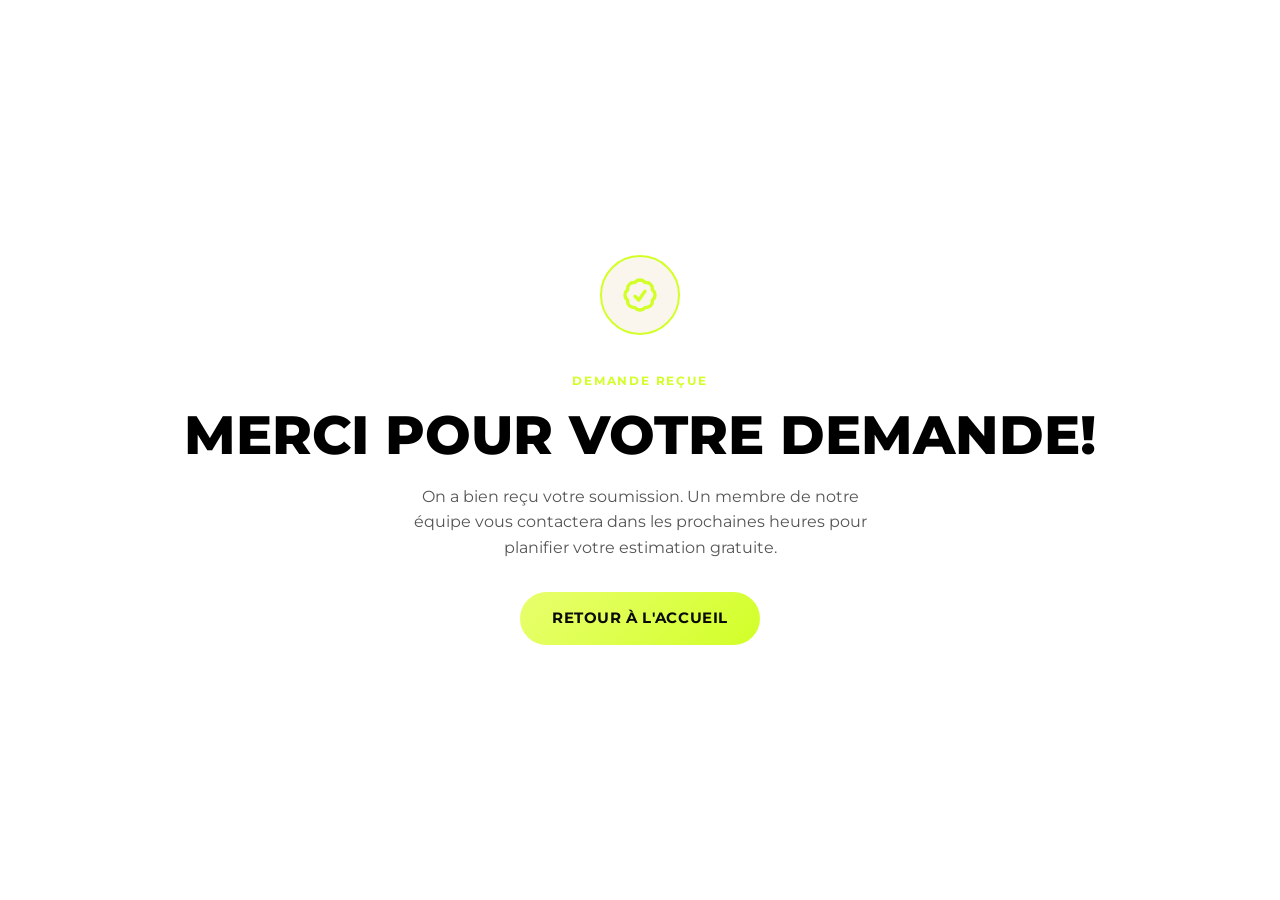
<file: merci.html>
<!DOCTYPE html>
<html lang="fr">
<head>
  <meta charset="UTF-8">
  <link rel="icon" type="image/png" href="images/favicon.png">
  <meta name="viewport" content="width=device-width, initial-scale=1.0">
  <title>Merci! — Drippy's Nettoyage</title>
  <meta name="description" content="Merci pour votre demande de soumission. Notre équipe vous contactera sous peu.">
  <meta name="robots" content="noindex, follow">
  <link rel="stylesheet" href="css/styles.css">
  <style>
    .merci-section {
      min-height: 100vh;
      display: flex;
      align-items: center;
      justify-content: center;
      padding: 80px 24px;
      text-align: center;
    }
    .merci-icon {
      width: 80px; height: 80px;
      background: rgba(201,168,76,0.1);
      border: 2px solid var(--gold);
      border-radius: 50%;
      display: flex;
      align-items: center;
      justify-content: center;
      margin: 0 auto 32px;
      color: var(--gold);
    }
    .merci-icon svg { width: 40px; height: 40px; }
    .merci-section h1 { margin-bottom: 16px; color: #000000; }
    .merci-section .section-label { color: var(--gold); }
    .merci-section p { max-width: 480px; margin: 0 auto 32px; }
  </style>
<!-- Facebook Pixel Code -->
<script>!function(f,b,e,v,n,t,s){if(f.fbq)return;n=f.fbq=function(){n.callMethod?n.callMethod.apply(n,arguments):n.queue.push(arguments)};if(!f._fbq)f._fbq=n;n.push=n;n.loaded=!0;n.version='2.0';n.queue=[];t=b.createElement(e);t.async=!0;t.src=v;s=b.getElementsByTagName(e)[0];s.parentNode.insertBefore(t,s)}(window,document,'script','https://connect.facebook.net/en_US/fbevents.js');fbq('init','1469865391275936');fbq('track','PageView');fbq('track','Lead');</script>
<noscript><img height="1" width="1" src="https://www.facebook.com/tr?id=1469865391275936&ev=PageView&noscript=1"/></noscript>
<!-- End Meta Pixel Code -->
</head>
<body>

<section class="merci-section">
  <div>
    <div class="merci-icon">
      <svg xmlns="http://www.w3.org/2000/svg" fill="none" viewBox="0 0 24 24" stroke-width="2" stroke="currentColor"><path stroke-linecap="round" stroke-linejoin="round" d="M9 12.75L11.25 15 15 9.75M21 12c0 1.268-.63 2.39-1.593 3.068a3.745 3.745 0 01-1.043 3.296 3.745 3.745 0 01-3.296 1.043A3.745 3.745 0 0112 21c-1.268 0-2.39-.63-3.068-1.593a3.746 3.746 0 01-3.296-1.043 3.745 3.745 0 01-1.043-3.296A3.745 3.745 0 013 12c0-1.268.63-2.39 1.593-3.068a3.745 3.745 0 011.043-3.296 3.746 3.746 0 013.296-1.043A3.746 3.746 0 0112 3c1.268 0 2.39.63 3.068 1.593a3.746 3.746 0 013.296 1.043 3.746 3.746 0 011.043 3.296A3.745 3.745 0 0121 12z"/></svg>
    </div>
    <span class="section-label">Demande reçue</span>
    <h1>Merci pour votre demande!</h1>
    <p>On a bien reçu votre soumission. Un membre de notre équipe vous contactera dans les prochaines heures pour planifier votre estimation gratuite.</p>
    <a href="index.html" class="btn btn-gold">Retour à l'accueil</a>
  </div>
</section>

</body>
</html>
</file>
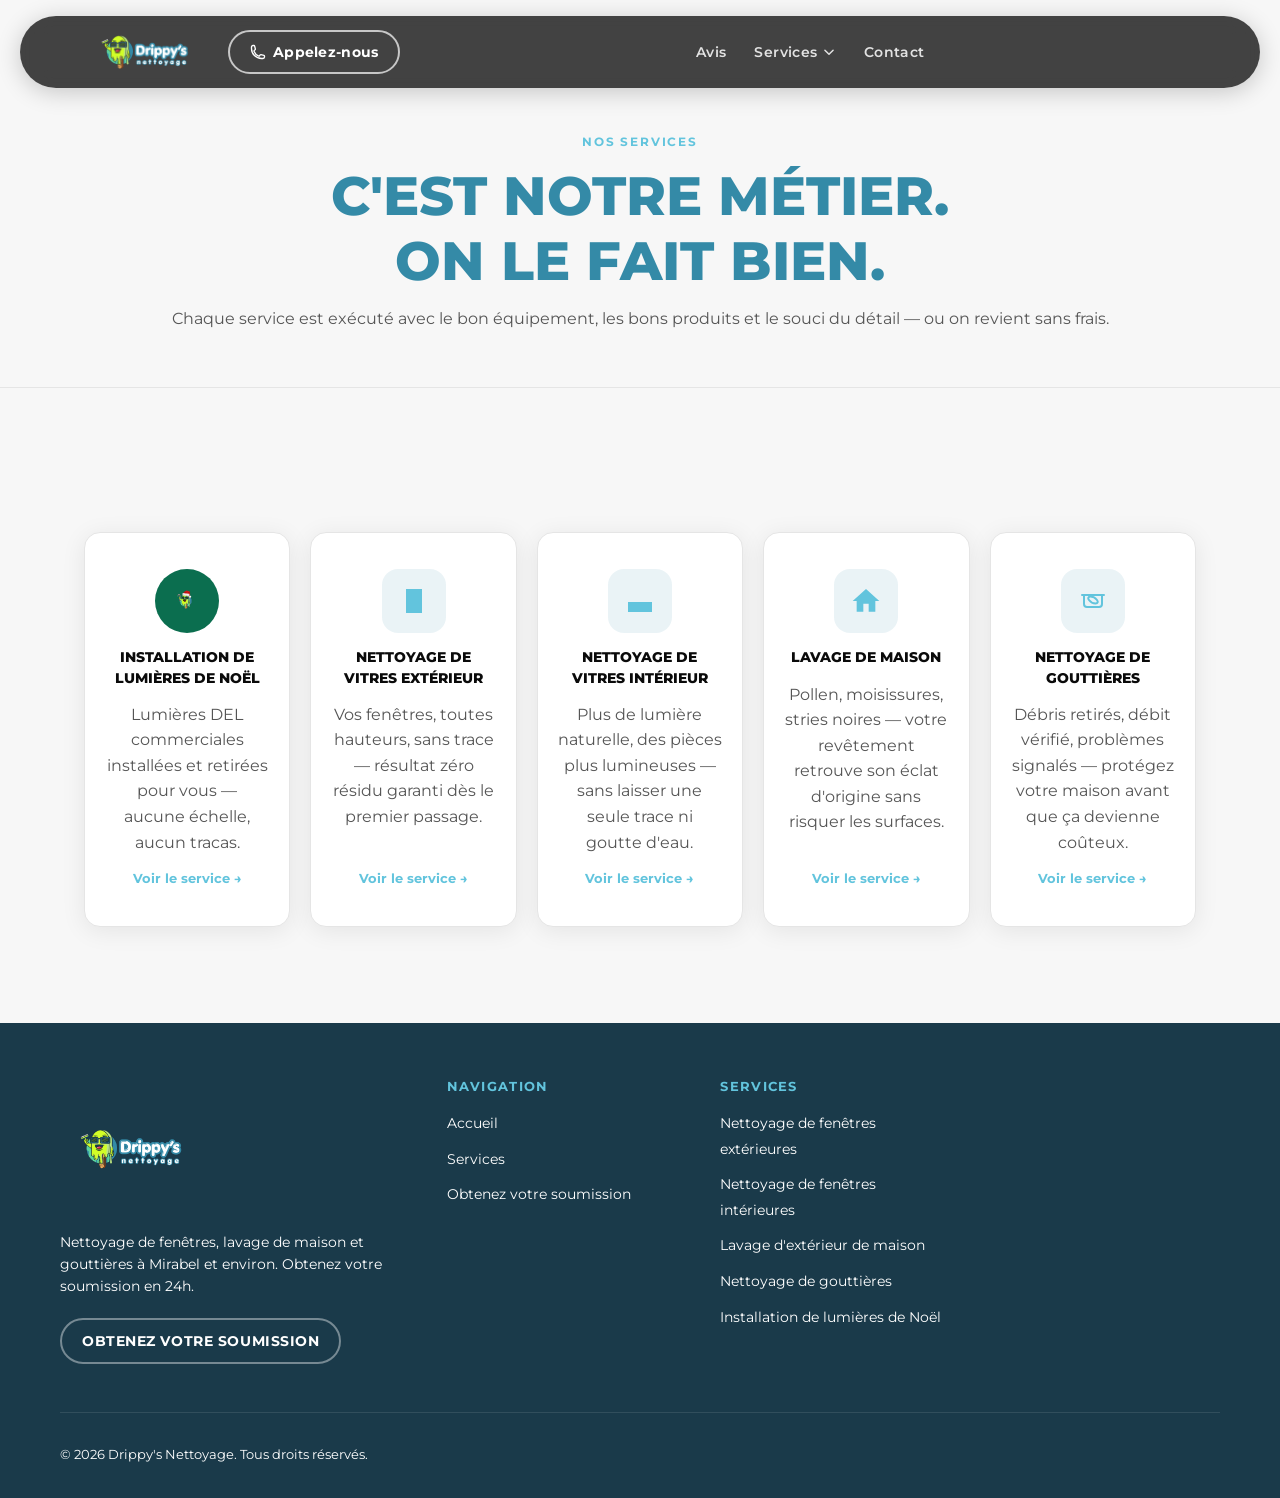
<file: services.html>
<!DOCTYPE html>
<html lang="fr">
<head>
  <meta charset="UTF-8">
  <link rel="icon" type="image/png" href="images/favicon.png">
  <meta name="viewport" content="width=device-width, initial-scale=1.0">
  <title>Nos Services — Nettoyage Extérieur à Mirabel | Drippy's Nettoyage</title>
  <meta name="description" content="Nettoyage de vitres, lavage sous pression, lavage doux et nettoyage de gouttières à Mirabel, Saint-Jérôme, Blainville et environs. Service professionnel garanti ou on revient sans frais.">
  <link rel="canonical" href="https://drippysnettoyage.com/services">
  <meta property="og:type" content="website">
  <meta property="og:title" content="Nos Services — Nettoyage Extérieur à Mirabel | Drippy's Nettoyage">
  <meta property="og:description" content="Nettoyage de vitres, lavage sous pression, lavage doux et nettoyage de gouttières à Mirabel, Saint-Jérôme, Blainville et environs. Service professionnel garanti ou on revient sans frais.">
  <meta property="og:url" content="https://drippysnettoyage.com/services">
  <meta property="og:image" content="https://drippysnettoyage.com/images/hero-vitres.jpg">
  <meta property="og:locale" content="fr_CA">
  <meta name="twitter:card" content="summary_large_image">
  <meta name="twitter:title" content="Nos Services — Nettoyage Extérieur à Mirabel | Drippy's Nettoyage">
  <meta name="twitter:description" content="Nettoyage de vitres, lavage sous pression, lavage doux et nettoyage de gouttières à Mirabel, Saint-Jérôme, Blainville et environs. Service professionnel garanti ou on revient sans frais.">
  <meta name="twitter:image" content="https://drippysnettoyage.com/images/hero-vitres.jpg">
  <link rel="stylesheet" href="css/styles.css">
<!-- Facebook Pixel Code -->
<script>!function(f,b,e,v,n,t,s){if(f.fbq)return;n=f.fbq=function(){n.callMethod?n.callMethod.apply(n,arguments):n.queue.push(arguments)};if(!f._fbq)f._fbq=n;n.push=n;n.loaded=!0;n.version='2.0';n.queue=[];t=b.createElement(e);t.async=!0;t.src=v;s=b.getElementsByTagName(e)[0];s.parentNode.insertBefore(t,s)}(window,document,'script','https://connect.facebook.net/en_US/fbevents.js');fbq('init','1469865391275936');fbq('track','PageView');</script>
<noscript><img height="1" width="1" src="https://www.facebook.com/tr?id=1469865391275936&ev=PageView&noscript=1"/></noscript>
<!-- End Facebook Pixel Code -->
</head>
<body>

<!-- HEADER -->
<header class="site-header" id="site-header">
  <div class="header-inner">
    <a href="index.html" class="header-logo">
      <img src="images/logo-header.png" alt="Drippy's Nettoyage">
    </a>
    <a href="tel:514-553-8952" class="btn-call-pill">
      <svg xmlns="http://www.w3.org/2000/svg" fill="none" viewBox="0 0 24 24" stroke-width="2" stroke="currentColor"><path stroke-linecap="round" stroke-linejoin="round" d="M2.25 6.75c0 8.284 6.716 15 15 15h2.25a2.25 2.25 0 002.25-2.25v-1.372c0-.516-.351-.966-.852-1.091l-4.423-1.106c-.44-.11-.902.055-1.173.417l-.97 1.293c-.282.376-.769.542-1.21.38a12.035 12.035 0 01-7.143-7.143c-.162-.441.004-.928.38-1.21l1.293-.97c.363-.271.527-.734.417-1.173L6.963 3.102a1.125 1.125 0 00-1.091-.852H4.5A2.25 2.25 0 002.25 4.5v2.25z"/></svg>
      Appelez-nous
    </a>
    <nav class="header-nav" aria-label="Navigation principale">
      <a href="index.html#temoignages">Avis</a>
      <div class="nav-dropdown" id="navServicesDropdown">
        <button class="nav-dropdown-toggle" aria-expanded="false" aria-haspopup="true">
          Services
          <svg class="nav-chevron" xmlns="http://www.w3.org/2000/svg" fill="none" viewBox="0 0 24 24" stroke-width="2.5" stroke="currentColor"><path stroke-linecap="round" stroke-linejoin="round" d="M19 9l-7 7-7-7"/></svg>
        </button>
        <div class="nav-dropdown-menu" role="menu">
          <a href="vitres-exterieures.html">Nettoyage de fenêtres extérieures</a>
          <a href="vitres-interieures.html">Nettoyage de fenêtres intérieures</a>
          <a href="lavage-maison.html">Lavage d'extérieur de maison</a>
          <a href="gouttieres.html">Nettoyage de gouttières</a>
          <a href="lumieres-noel.html">Installation de lumières de Noël</a>
        </div>
      </div>
      <a href="soumission.html">Contact</a>
    </nav>

    <button class="menu-toggle" id="menu-toggle" aria-label="Menu" aria-expanded="false">
      <span></span><span></span><span></span>
    </button>
  </div>
</header>

<nav class="mobile-nav" id="mobile-nav">
  <a href="index.html#temoignages">Avis</a>
  <button class="mobile-services-toggle" id="mobileServicesToggle">
    Services
    <svg class="nav-chevron" xmlns="http://www.w3.org/2000/svg" fill="none" viewBox="0 0 24 24" stroke-width="2.5" stroke="currentColor"><path stroke-linecap="round" stroke-linejoin="round" d="M19 9l-7 7-7-7"/></svg>
  </button>
  <div class="mobile-services-menu" id="mobileServicesMenu">
    <a href="vitres-exterieures.html">Nettoyage de fenêtres extérieures</a>
    <a href="vitres-interieures.html">Nettoyage de fenêtres intérieures</a>
    <a href="lavage-maison.html">Lavage d'extérieur de maison</a>
    <a href="gouttieres.html">Nettoyage de gouttières</a>
    <a href="lumieres-noel.html">Installation de lumières de Noël</a>
  </div>
  <a href="soumission.html">Contact</a>
  <a href="soumission.html" class="btn btn-gold">Obtenez votre soumission</a>
</nav>

<!-- PAGE HERO -->
<div class="page-hero" style="background:var(--black-mid);">
  <div class="container">
    <span class="section-label">Nos Services</span>
    <h1>C'est notre métier.<br>On le fait bien.</h1>
    <p>Chaque service est exécuté avec le bon équipement, les bons produits et le souci du détail — ou on revient sans frais.</p>
  </div>
</div>

<main>

<!-- SERVICES OVERVIEW GRID -->
<section class="services-overview-section">
  <div class="container">
    <div class="services-overview-grid">

      <a href="lumieres-noel.html" class="service-overview-card">
        <div class="service-tile-icon service-tile-icon--noel">
          <img src="images/logo-noel.png" alt="Mascotte lumières de Noël Drippy's Nettoyage" class="service-tile-icon-img">
        </div>
        <h3>Installation de lumières de Noël</h3>
        <p>Lumières DEL commerciales installées et retirées pour vous — aucune échelle, aucun tracas.</p>
        <span class="service-link">Voir le service →</span>
      </a>

      <a href="vitres-exterieures.html" class="service-overview-card">
        <div class="service-tile-icon">
          <svg xmlns="http://www.w3.org/2000/svg" viewBox="0 0 24 24" fill="currentColor"><path d="M6 3h12v18H6V3zM9 6h2v3H9V6zM13 6h2v3H13V6zM9 12h2v3H9V12zM13 12h2v3H13V12z"/></svg>
        </div>
        <h3>Nettoyage de vitres extérieur</h3>
        <p>Vos fenêtres, toutes hauteurs, sans trace — résultat zéro résidu garanti dès le premier passage.</p>
        <span class="service-link">Voir le service →</span>
      </a>

      <a href="vitres-interieures.html" class="service-overview-card">
        <div class="service-tile-icon">
          <svg xmlns="http://www.w3.org/2000/svg" viewBox="0 0 24 24" fill="currentColor"><path d="M3 17.25h18v3H3V17.25zM3 12.75h3.75v4.5H3V12.75zM17.25 12.75H21v4.5H17.25V12.75zM6.75 12.75h10.5v4.5H6.75V12.75z"/></svg>
        </div>
        <h3>Nettoyage de vitres intérieur</h3>
        <p>Plus de lumière naturelle, des pièces plus lumineuses — sans laisser une seule trace ni goutte d'eau.</p>
        <span class="service-link">Voir le service →</span>
      </a>

      <a href="lavage-maison.html" class="service-overview-card">
        <div class="service-tile-icon">
          <svg xmlns="http://www.w3.org/2000/svg" viewBox="0 0 24 24" fill="currentColor"><path d="M10 20v-6h4v6h5v-8h3L12 3 2 12h3v8z"/></svg>
        </div>
        <h3>Lavage de maison</h3>
        <p>Pollen, moisissures, stries noires — votre revêtement retrouve son éclat d'origine sans risquer les surfaces.</p>
        <span class="service-link">Voir le service →</span>
      </a>

      <a href="gouttieres.html" class="service-overview-card">
        <div class="service-tile-icon">
          <svg xmlns="http://www.w3.org/2000/svg" viewBox="0 0 24 24" fill="none" stroke="currentColor" stroke-width="1.5" stroke-linecap="round" stroke-linejoin="round"><path d="M3.75 7.5h16.5M5.25 7.5v6.75a2.25 2.25 0 002.25 2.25h9a2.25 2.25 0 002.25-2.25V7.5M9 11.25a3 1.5 30 1 0 6 0 3 1.5 30 1 0-6 0z"/></svg>
        </div>
        <h3>Nettoyage de gouttières</h3>
        <p>Débris retirés, débit vérifié, problèmes signalés — protégez votre maison avant que ça devienne coûteux.</p>
        <span class="service-link">Voir le service →</span>
      </a>

    </div>
  </div>
</section>

</main>

<!-- FOOTER -->
<footer class="site-footer">
  <div class="footer-inner">
    <div class="footer-top">
      <div class="footer-brand">
        <img src="images/logo-header.png" alt="Drippy's Nettoyage">
        <p>Nettoyage de fenêtres, lavage de maison et gouttières à Mirabel et environ. Obtenez votre soumission en 24h.</p>
        <a href="soumission.html" class="btn btn-outline" style="font-size:0.875rem;padding:10px 20px;color:#ffffff;">Obtenez votre soumission</a>
      </div>
      <div class="footer-col">
        <h4>Navigation</h4>
        <ul>
          <li><a href="index.html">Accueil</a></li>
          <li><a href="services.html">Services</a></li>
          <li><a href="soumission.html">Obtenez votre soumission</a></li>
        </ul>
      </div>
      <div class="footer-col">
        <h4>Services</h4>
        <ul>
          <li><a href="vitres-exterieures.html">Nettoyage de fenêtres extérieures</a></li>
          <li><a href="vitres-interieures.html">Nettoyage de fenêtres intérieures</a></li>
          <li><a href="lavage-maison.html">Lavage d'extérieur de maison</a></li>
          <li><a href="gouttieres.html">Nettoyage de gouttières</a></li>
          <li><a href="lumieres-noel.html">Installation de lumières de Noël</a></li>
        </ul>
      </div>
    </div>
    <div class="footer-bottom">
      <span>© 2026 Drippy's Nettoyage. Tous droits réservés.</span>
    </div>
  </div>
</footer>

<script src="js/main.js"></script>
</body>
</html>
</file>
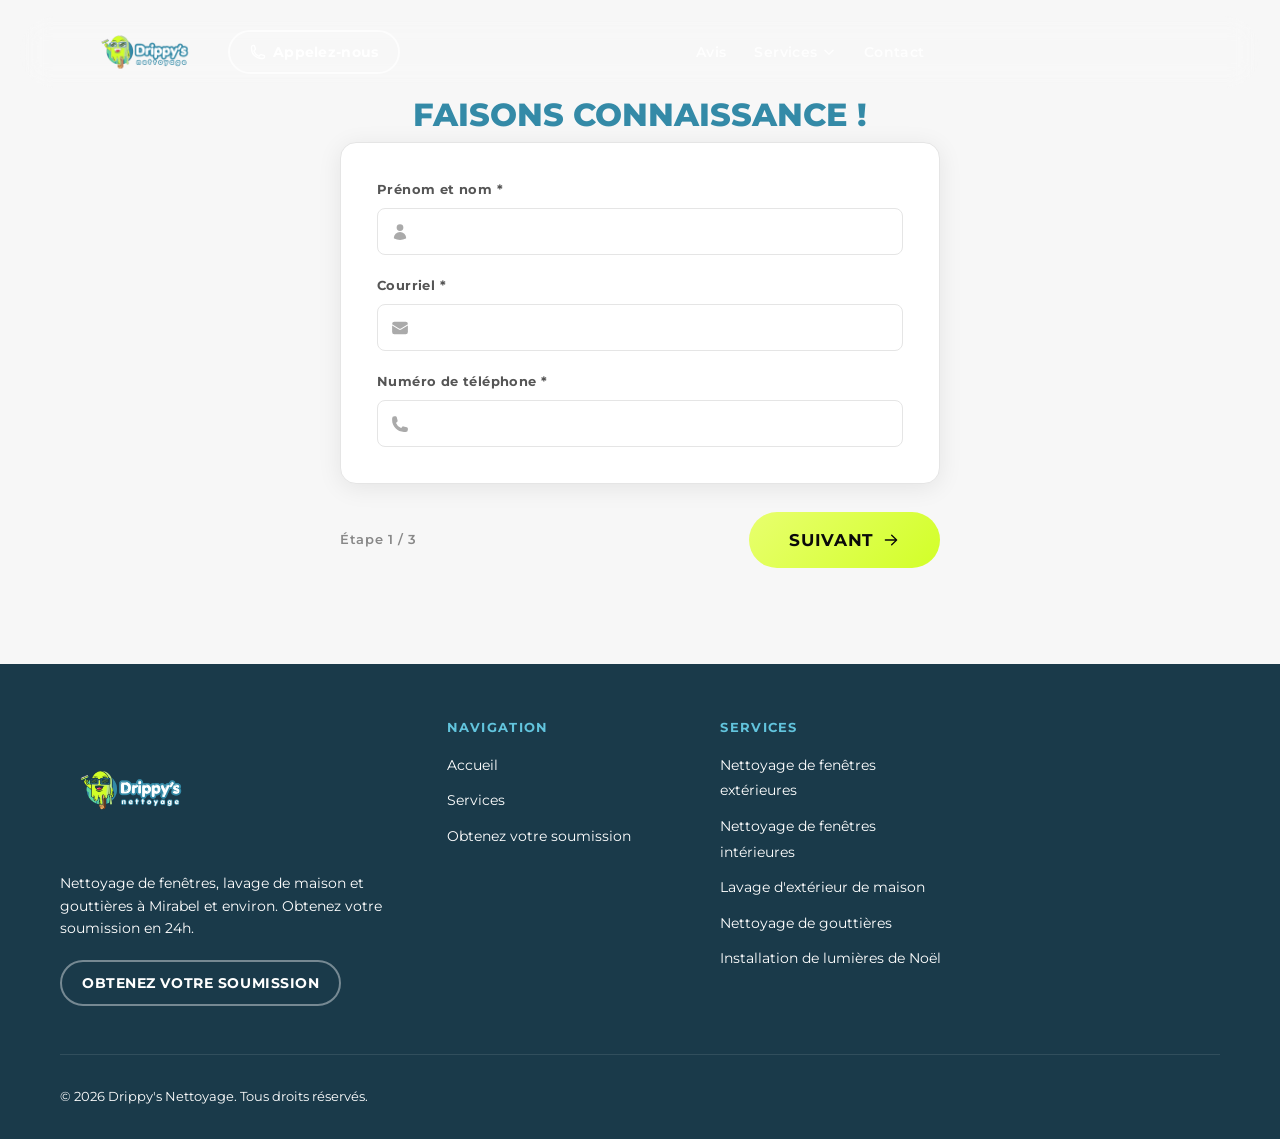
<file: soumission.html>
<!DOCTYPE html>
<html lang="fr">
<head>
  <meta charset="UTF-8">
  <link rel="icon" type="image/png" href="images/favicon.png">
  <meta name="viewport" content="width=device-width, initial-scale=1.0">
  <title>Obtenez votre soumission — Drippy's Nettoyage | Mirabel</title>
  <meta name="description" content="Demandez votre soumission gratuite pour nettoyage de vitres, lavage de maison ou nettoyage de gouttières à Mirabel et environs. Réponse en 24h.">
  <link rel="canonical" href="https://drippysnettoyage.com/soumission">
  <meta property="og:type" content="website">
  <meta property="og:title" content="Obtenez votre soumission — Drippy's Nettoyage | Mirabel">
  <meta property="og:description" content="Demandez votre soumission gratuite pour nettoyage de vitres, lavage de maison ou nettoyage de gouttières à Mirabel et environs. Réponse en 24h.">
  <meta property="og:url" content="https://drippysnettoyage.com/soumission">
  <meta property="og:image" content="https://drippysnettoyage.com/images/hero-vitres.jpg">
  <meta property="og:locale" content="fr_CA">
  <meta name="twitter:card" content="summary_large_image">
  <meta name="twitter:title" content="Obtenez votre soumission — Drippy's Nettoyage | Mirabel">
  <meta name="twitter:description" content="Demandez votre soumission gratuite pour nettoyage de vitres, lavage de maison ou nettoyage de gouttières à Mirabel et environs. Réponse en 24h.">
  <meta name="twitter:image" content="https://drippysnettoyage.com/images/hero-vitres.jpg">
  <link rel="stylesheet" href="css/styles.css">
  <style>
    .site-header { background: transparent; box-shadow: none; border-color: rgba(255,255,255,0.1); }
    .site-header.scrolled { background: rgba(10,10,10,0.75); }
  </style>
<!-- Facebook Pixel Code -->
<script>!function(f,b,e,v,n,t,s){if(f.fbq)return;n=f.fbq=function(){n.callMethod?n.callMethod.apply(n,arguments):n.queue.push(arguments)};if(!f._fbq)f._fbq=n;n.push=n;n.loaded=!0;n.version='2.0';n.queue=[];t=b.createElement(e);t.async=!0;t.src=v;s=b.getElementsByTagName(e)[0];s.parentNode.insertBefore(t,s)}(window,document,'script','https://connect.facebook.net/en_US/fbevents.js');fbq('init','1469865391275936');fbq('track','PageView');</script>
<noscript><img height="1" width="1" src="https://www.facebook.com/tr?id=1469865391275936&ev=PageView&noscript=1"/></noscript>
<!-- End Facebook Pixel Code -->
</head>
<body>

<!-- HEADER -->
<header class="site-header" id="site-header">
  <div class="header-inner">
    <a href="index.html" class="header-logo">
      <img src="images/logo-header.png" alt="Drippy's Nettoyage">
    </a>
    <a href="tel:514-553-8952" class="btn-call-pill">
      <svg xmlns="http://www.w3.org/2000/svg" fill="none" viewBox="0 0 24 24" stroke-width="2" stroke="currentColor"><path stroke-linecap="round" stroke-linejoin="round" d="M2.25 6.75c0 8.284 6.716 15 15 15h2.25a2.25 2.25 0 002.25-2.25v-1.372c0-.516-.351-.966-.852-1.091l-4.423-1.106c-.44-.11-.902.055-1.173.417l-.97 1.293c-.282.376-.769.542-1.21.38a12.035 12.035 0 01-7.143-7.143c-.162-.441.004-.928.38-1.21l1.293-.97c.363-.271.527-.734.417-1.173L6.963 3.102a1.125 1.125 0 00-1.091-.852H4.5A2.25 2.25 0 002.25 4.5v2.25z"/></svg>
      Appelez-nous
    </a>
    <nav class="header-nav" aria-label="Navigation principale">
      <a href="index.html#temoignages">Avis</a>
      <div class="nav-dropdown" id="navServicesDropdown">
        <button class="nav-dropdown-toggle" aria-expanded="false" aria-haspopup="true">
          Services
          <svg class="nav-chevron" xmlns="http://www.w3.org/2000/svg" fill="none" viewBox="0 0 24 24" stroke-width="2.5" stroke="currentColor"><path stroke-linecap="round" stroke-linejoin="round" d="M19 9l-7 7-7-7"/></svg>
        </button>
        <div class="nav-dropdown-menu" role="menu">
          <a href="vitres-exterieures.html">Nettoyage de fenêtres extérieures</a>
          <a href="vitres-interieures.html">Nettoyage de fenêtres intérieures</a>
          <a href="lavage-maison.html">Lavage d'extérieur de maison</a>
          <a href="gouttieres.html">Nettoyage de gouttières</a>
          <a href="lumieres-noel.html">Installation de lumières de Noël</a>
        </div>
      </div>
      <a href="soumission.html">Contact</a>
    </nav>

    <button class="menu-toggle" id="menu-toggle" aria-label="Menu" aria-expanded="false">
      <span></span><span></span><span></span>
    </button>
  </div>
</header>

<nav class="mobile-nav" id="mobile-nav">
  <a href="index.html#temoignages">Avis</a>
  <button class="mobile-services-toggle" id="mobileServicesToggle">
    Services
    <svg class="nav-chevron" xmlns="http://www.w3.org/2000/svg" fill="none" viewBox="0 0 24 24" stroke-width="2.5" stroke="currentColor"><path stroke-linecap="round" stroke-linejoin="round" d="M19 9l-7 7-7-7"/></svg>
  </button>
  <div class="mobile-services-menu" id="mobileServicesMenu">
    <a href="vitres-exterieures.html">Nettoyage de fenêtres extérieures</a>
    <a href="vitres-interieures.html">Nettoyage de fenêtres intérieures</a>
    <a href="lavage-maison.html">Lavage d'extérieur de maison</a>
    <a href="gouttieres.html">Nettoyage de gouttières</a>
    <a href="lumieres-noel.html">Installation de lumières de Noël</a>
  </div>
  <a href="soumission.html">Contact</a>
  <a href="soumission.html" class="btn btn-gold">Obtenez votre soumission</a>
</nav>

<main>
<section class="multistep-section">
  <div class="multistep-container">

    <!-- The hidden Netlify form to enable form capture -->
    <!-- Netlify reads this on deploy; the visible multi-step form submits to it -->
    <form name="soumission" data-netlify="true" action="/merci.html" hidden>
      <input type="text" name="nom">
      <input type="email" name="courriel">
      <input type="tel" name="telephone">
      <input type="text" name="service">
      <input type="text" name="adresse">
    </form>

    <!-- Multi-step form UI -->
    <form id="multistepForm" class="multistep-form" method="POST" action="/merci.html" data-netlify="true" name="soumission">
      <input type="hidden" name="form-name" value="soumission">

      <!-- STEP 1 — Faisons connaissance -->
      <div class="form-step active" id="step1">
        <h2 class="multistep-title">Faisons connaissance !</h2>

        <div class="multistep-fields">
          <div class="form-group">
            <label for="nom">Prénom et nom *</label>
            <div class="input-icon-wrap">
              <svg class="input-icon" xmlns="http://www.w3.org/2000/svg" viewBox="0 0 24 24" fill="currentColor"><path fill-rule="evenodd" d="M7.5 6a4.5 4.5 0 119 0 4.5 4.5 0 01-9 0zM3.751 20.105a8.25 8.25 0 0116.498 0 .75.75 0 01-.437.695A18.683 18.683 0 0112 22.5c-2.786 0-5.433-.608-7.812-1.7a.75.75 0 01-.437-.695z" clip-rule="evenodd"/></svg>
              <input type="text" id="nom" name="nom" required autocomplete="name">
            </div>
          </div>
          <div class="form-group">
            <label for="courriel">Courriel *</label>
            <div class="input-icon-wrap">
              <svg class="input-icon" xmlns="http://www.w3.org/2000/svg" viewBox="0 0 24 24" fill="currentColor"><path d="M1.5 8.67v8.58a3 3 0 003 3h15a3 3 0 003-3V8.67l-8.928 5.493a3 3 0 01-3.144 0L1.5 8.67z"/><path d="M22.5 6.908V6.75a3 3 0 00-3-3h-15a3 3 0 00-3 3v.158l9.714 5.978a1.5 1.5 0 001.572 0L22.5 6.908z"/></svg>
              <input type="email" id="courriel" name="courriel" required autocomplete="email">
            </div>
          </div>
          <div class="form-group">
            <label for="telephone">Numéro de téléphone *</label>
            <div class="input-icon-wrap">
              <svg class="input-icon" xmlns="http://www.w3.org/2000/svg" viewBox="0 0 24 24" fill="currentColor"><path fill-rule="evenodd" d="M1.5 4.5a3 3 0 013-3h1.372c.86 0 1.61.586 1.819 1.42l1.105 4.423a1.875 1.875 0 01-.694 1.955l-1.293.97c-.135.101-.164.249-.126.352a11.285 11.285 0 006.697 6.697c.103.038.25.009.352-.126l.97-1.293a1.875 1.875 0 011.955-.694l4.423 1.105c.834.209 1.42.959 1.42 1.82V19.5a3 3 0 01-3 3h-2.25C8.552 22.5 1.5 15.448 1.5 6.75V4.5z" clip-rule="evenodd"/></svg>
              <input type="tel" id="telephone" name="telephone" required autocomplete="tel">
            </div>
          </div>
        </div>

        <div class="multistep-nav">
          <span class="step-indicator">Étape 1 / 3</span>
          <button type="button" class="btn btn-gold btn-lg" id="nextStep1">
            SUIVANT
            <svg xmlns="http://www.w3.org/2000/svg" viewBox="0 0 20 20" fill="currentColor" style="width:18px;height:18px;"><path fill-rule="evenodd" d="M3 10a.75.75 0 01.75-.75h10.638L10.23 5.29a.75.75 0 111.04-1.08l5.5 5.25a.75.75 0 010 1.08l-5.5 5.25a.75.75 0 11-1.04-1.08l4.158-3.96H3.75A.75.75 0 013 10z" clip-rule="evenodd"/></svg>
          </button>
        </div>
      </div>

      <!-- STEP 2 — Quels services? -->
      <div class="form-step" id="step2">
        <h2 class="multistep-title">Quels service(s)?</h2>

        <!-- Hidden input that stores selected services -->
        <input type="hidden" id="serviceField" name="service" value="">

        <div class="service-select-grid">

          <button type="button" class="service-select-tile service-select-tile--noel" data-service="Installation de lumières de Noël">
            <div class="service-select-icon service-select-icon--noel">
              <img src="images/logo-noel.png" alt="Mascotte lumières de Noël Drippy's Nettoyage" class="service-select-icon-img">
            </div>
            <span>Installation de lumières<br>de Noël</span>
          </button>

          <button type="button" class="service-select-tile" data-service="Nettoyage de vitres extérieur">
            <div class="service-select-icon">
              <span class="custom-icon" style="background-image:url('images/Untitled design (1).png');background-size:200% 200%;background-position:0% 0%;"></span>
            </div>
            <span>Nettoyage de vitres<br>extérieur</span>
          </button>

          <button type="button" class="service-select-tile" data-service="Nettoyage de vitres intérieur">
            <div class="service-select-icon">
              <span class="custom-icon" style="background-image:url('images/Untitled design (1).png');background-size:200% 200%;background-position:100% 0%;"></span>
            </div>
            <span>Nettoyage de vitres<br>intérieur</span>
          </button>

          <button type="button" class="service-select-tile" data-service="Lavage de maison">
            <div class="service-select-icon">
              <span class="custom-icon" style="background-image:url('images/Untitled design (1).png');background-size:200% 200%;background-position:8% 100%;"></span>
            </div>
            <span>Lavage d'extérieur de maison</span>
          </button>

          <button type="button" class="service-select-tile" data-service="Nettoyage de gouttières">
            <div class="service-select-icon">
              <span class="custom-icon" style="background-image:url('images/Untitled design (1).png');background-size:200% 200%;background-position:100% 100%;"></span>
            </div>
            <span>Nettoyage de<br>gouttières</span>
          </button>

        </div>

        <div class="multistep-nav multistep-nav-split">
          <span class="step-indicator">Étape 2 / 3</span>
          <div class="multistep-nav-btns">
            <button type="button" class="btn btn-outline" id="prevStep2">← PRÉCÉDENT</button>
            <button type="button" class="btn btn-gold btn-lg" id="nextStep2">
              SUIVANT
              <svg xmlns="http://www.w3.org/2000/svg" viewBox="0 0 20 20" fill="currentColor" style="width:18px;height:18px;"><path fill-rule="evenodd" d="M3 10a.75.75 0 01.75-.75h10.638L10.23 5.29a.75.75 0 111.04-1.08l5.5 5.25a.75.75 0 010 1.08l-5.5 5.25a.75.75 0 11-1.04-1.08l4.158-3.96H3.75A.75.75 0 013 10z" clip-rule="evenodd"/></svg>
            </button>
          </div>
        </div>
      </div>

      <!-- STEP 3 — Info sur la propriété -->
      <div class="form-step" id="step3">
        <h2 class="multistep-title">Informations sur votre propriété</h2>

        <div class="multistep-fields">
          <div class="form-group">
            <label for="adresse">Adresse complète *</label>
            <div class="input-icon-wrap">
              <svg class="input-icon" xmlns="http://www.w3.org/2000/svg" viewBox="0 0 24 24" fill="currentColor"><path fill-rule="evenodd" d="M11.54 22.351l.07.04.028.016a.76.76 0 00.723 0l.028-.015.071-.041a16.975 16.975 0 001.144-.742 19.58 19.58 0 002.683-2.282c1.944-2.013 3.5-4.751 3.5-8.027a8.25 8.25 0 00-16.5 0c0 3.276 1.557 6.014 3.5 8.027a19.58 19.58 0 002.683 2.282 16.975 16.975 0 001.144.742zM12 13.5a3 3 0 100-6 3 3 0 000 6z" clip-rule="evenodd"/></svg>
              <input type="text" id="adresse" name="adresse" required autocomplete="street-address">
            </div>
          </div>
        </div>

        <div class="multistep-nav multistep-nav-split">
          <span class="step-indicator">Étape 3 / 3</span>
          <div class="multistep-nav-btns">
            <button type="button" class="btn btn-outline" id="prevStep3">← PRÉCÉDENT</button>
            <button type="submit" class="btn btn-gold btn-lg" style="width:100%;justify-content:center;">
              ENVOYER MA DEMANDE
              <svg xmlns="http://www.w3.org/2000/svg" viewBox="0 0 20 20" fill="currentColor" style="width:18px;height:18px;"><path fill-rule="evenodd" d="M3 10a.75.75 0 01.75-.75h10.638L10.23 5.29a.75.75 0 111.04-1.08l5.5 5.25a.75.75 0 010 1.08l-5.5 5.25a.75.75 0 11-1.04-1.08l4.158-3.96H3.75A.75.75 0 013 10z" clip-rule="evenodd"/></svg>
            </button>
          </div>
        </div>

      </div>

    </form>

  </div>
</section>
</main>

<!-- FOOTER -->
<footer class="site-footer">
  <div class="footer-inner">
    <div class="footer-top">
      <div class="footer-brand">
        <img src="images/logo-header.png" alt="Drippy's Nettoyage">
        <p>Nettoyage de fenêtres, lavage de maison et gouttières à Mirabel et environ. Obtenez votre soumission en 24h.</p>
        <a href="soumission.html" class="btn btn-outline" style="font-size:0.875rem;padding:10px 20px;color:#ffffff;">Obtenez votre soumission</a>
      </div>
      <div class="footer-col">
        <h4>Navigation</h4>
        <ul>
          <li><a href="index.html">Accueil</a></li>
          <li><a href="services.html">Services</a></li>
          <li><a href="soumission.html">Obtenez votre soumission</a></li>
        </ul>
      </div>
      <div class="footer-col">
        <h4>Services</h4>
        <ul>
          <li><a href="vitres-exterieures.html">Nettoyage de fenêtres extérieures</a></li>
          <li><a href="vitres-interieures.html">Nettoyage de fenêtres intérieures</a></li>
          <li><a href="lavage-maison.html">Lavage d'extérieur de maison</a></li>
          <li><a href="gouttieres.html">Nettoyage de gouttières</a></li>
          <li><a href="lumieres-noel.html">Installation de lumières de Noël</a></li>
        </ul>
      </div>
    </div>
    <div class="footer-bottom">
      <span>© 2026 Drippy's Nettoyage. Tous droits réservés.</span>
    </div>
  </div>
</footer>

<script src="js/main.js"></script>
</body>
</html>
</file>
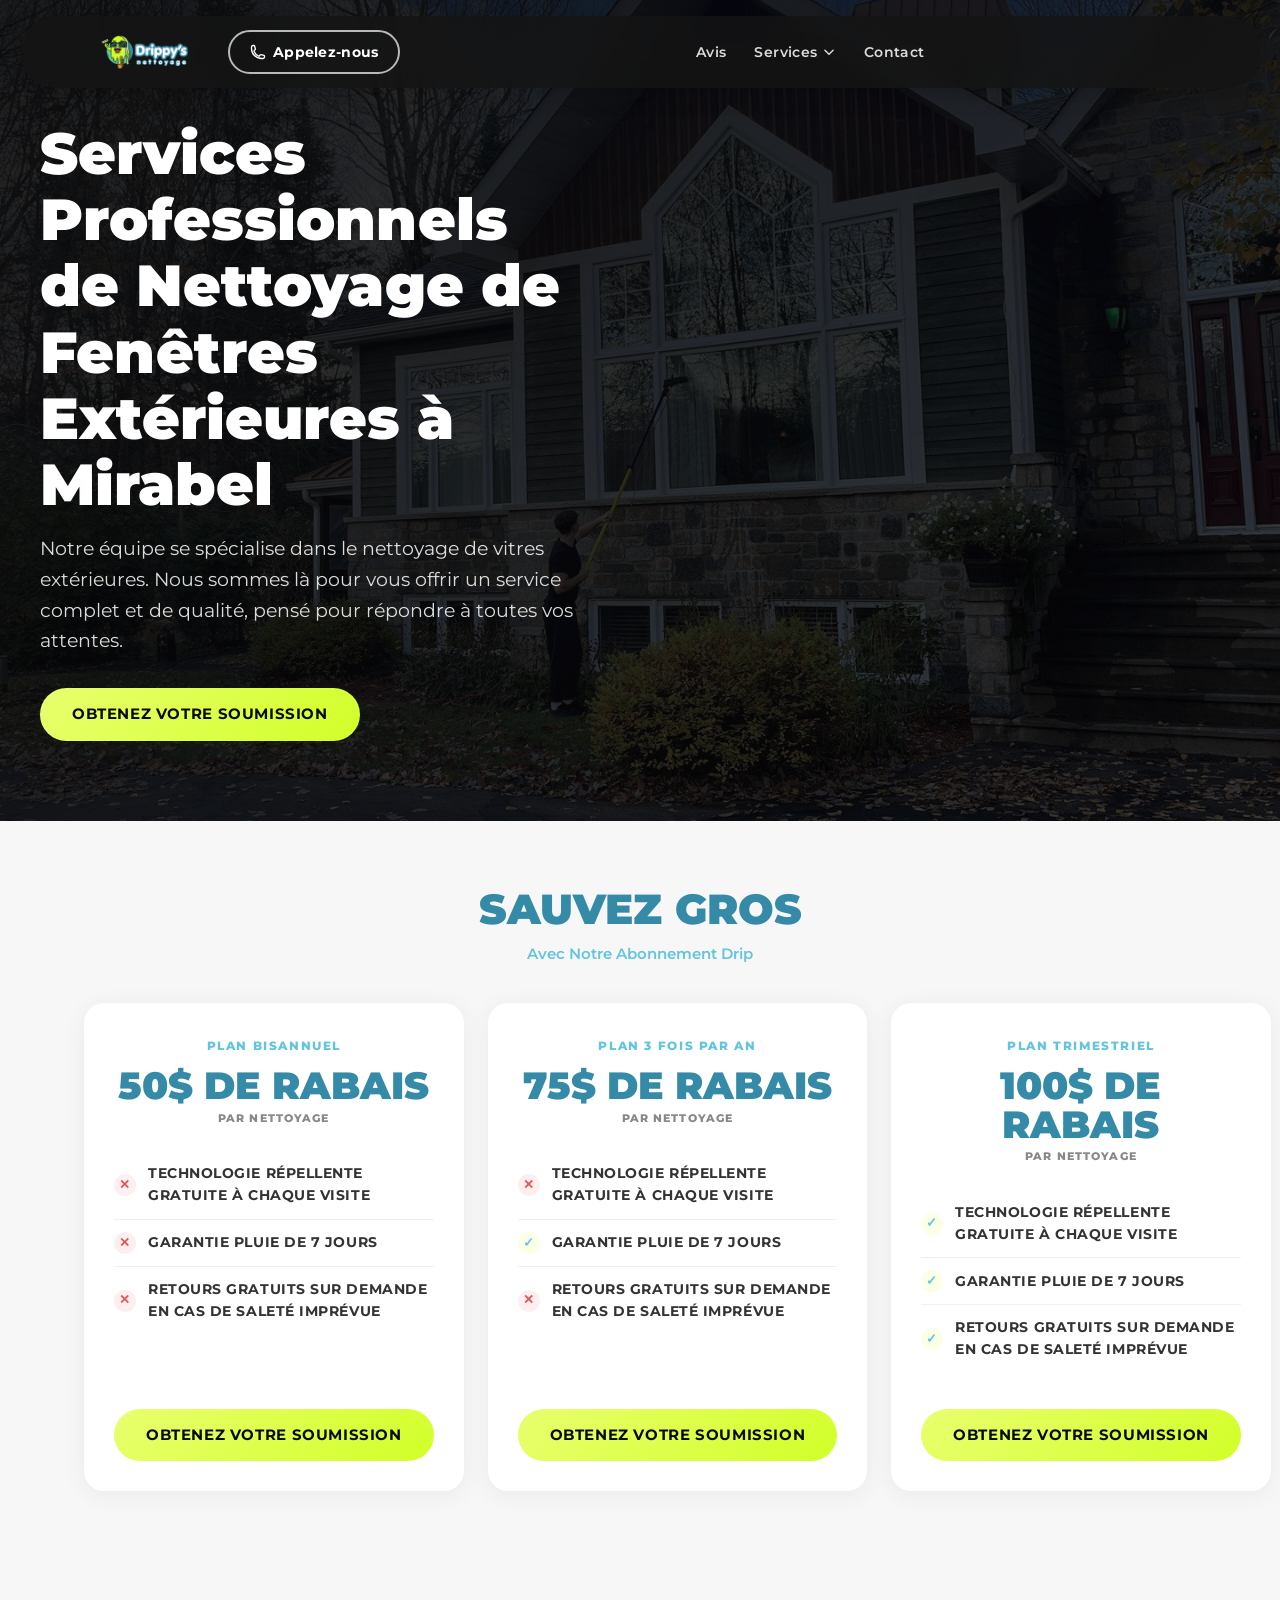
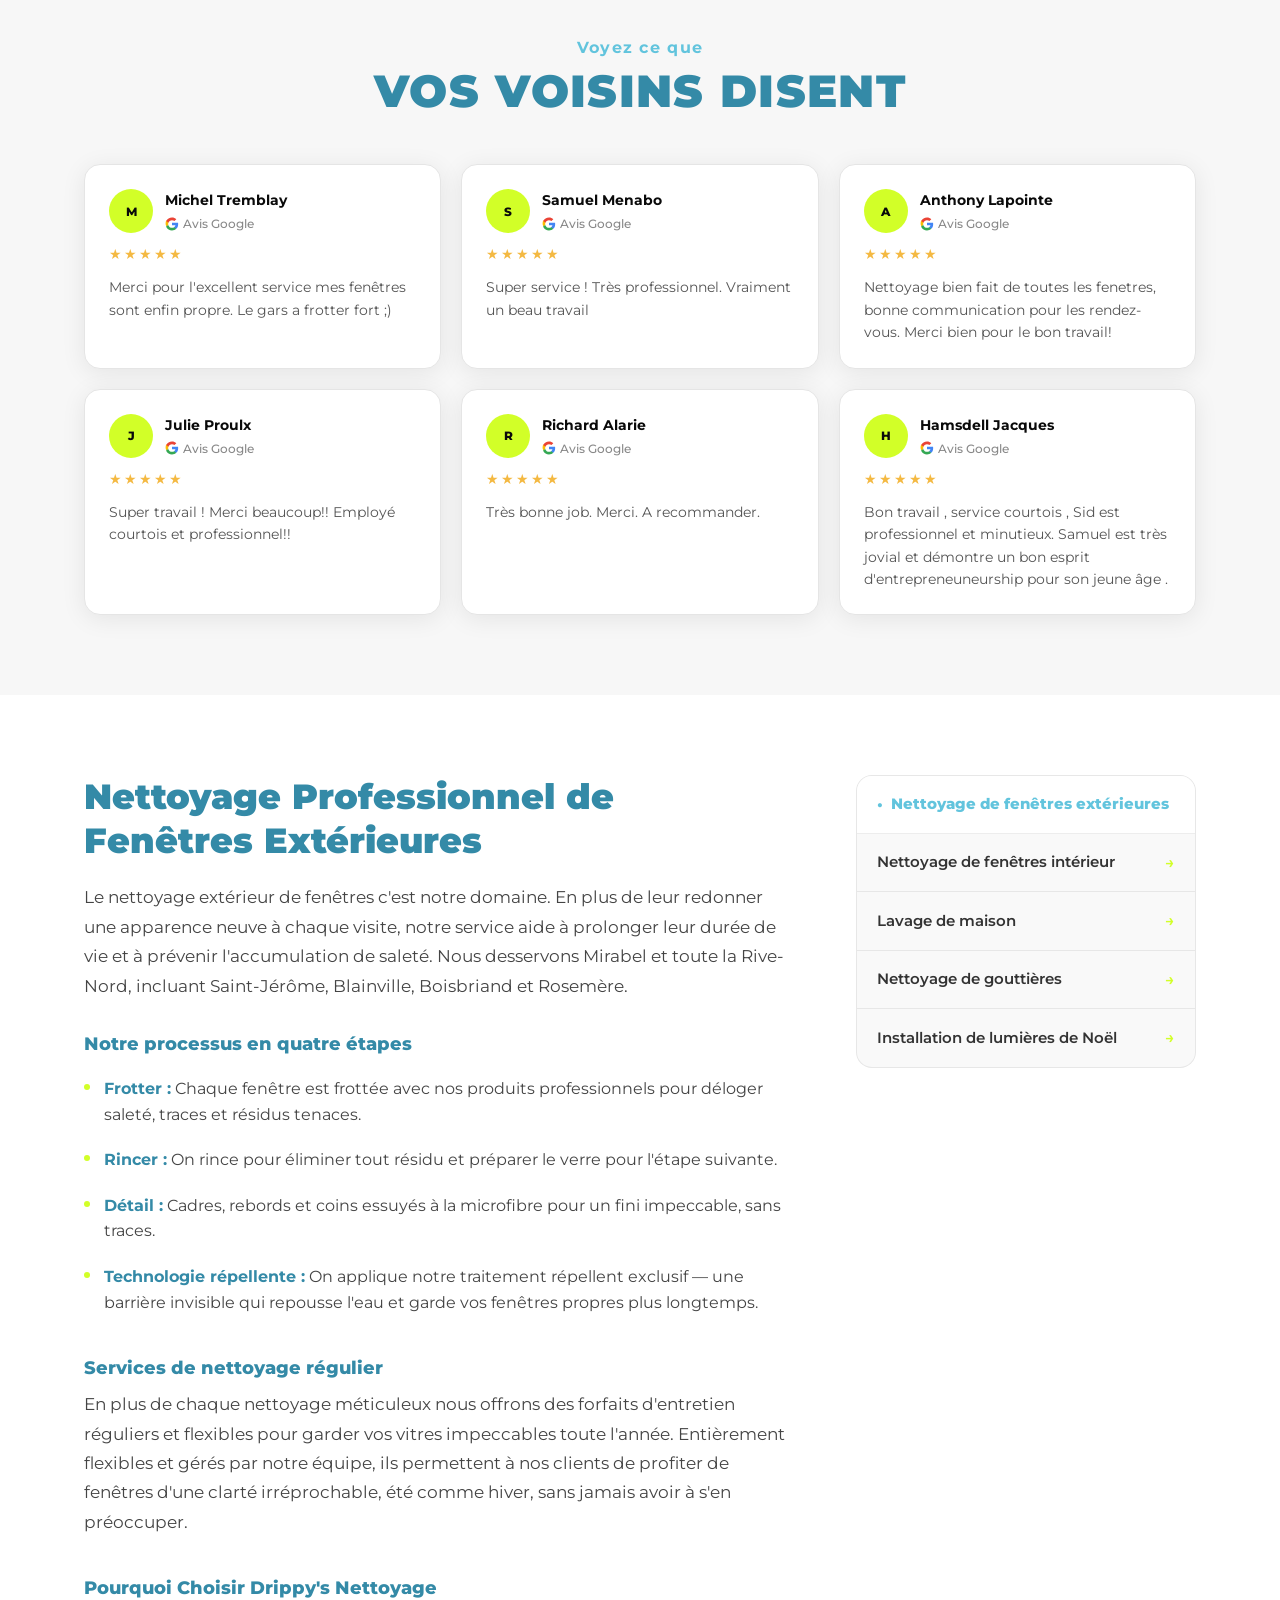
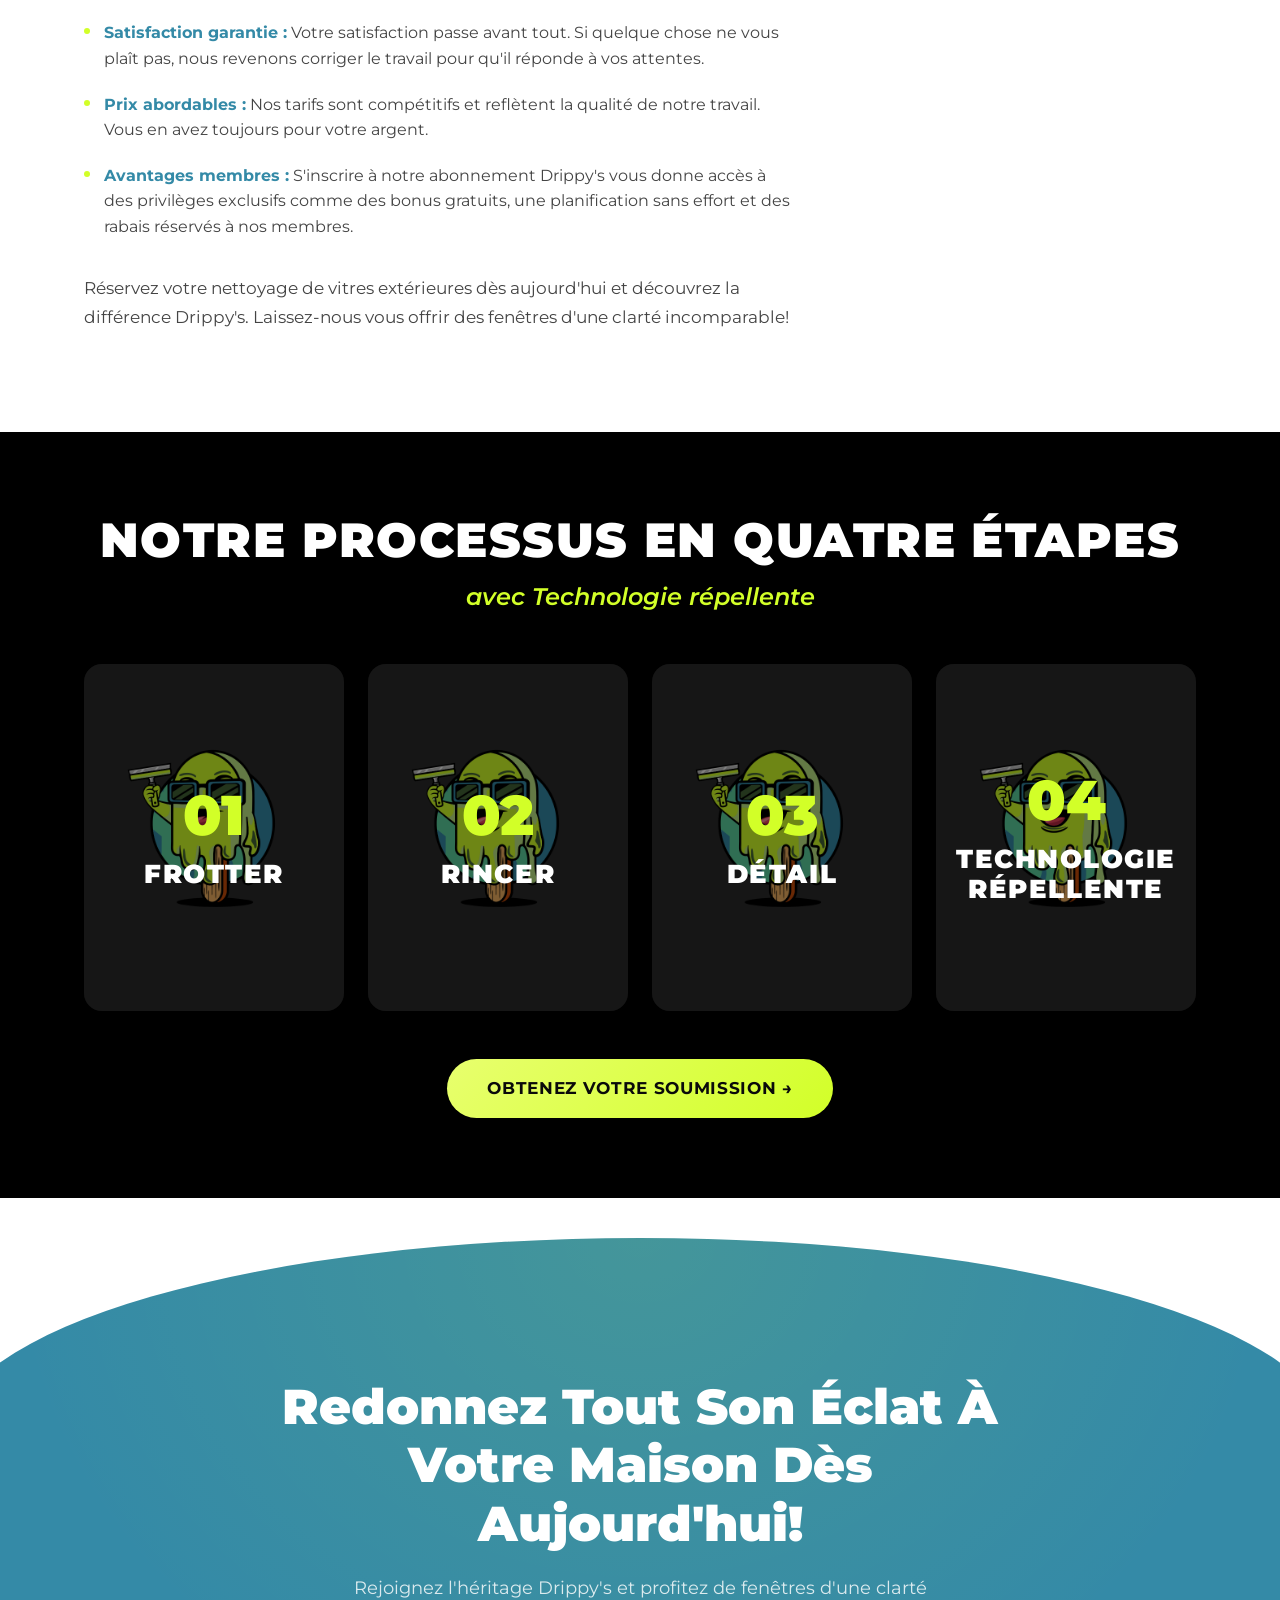
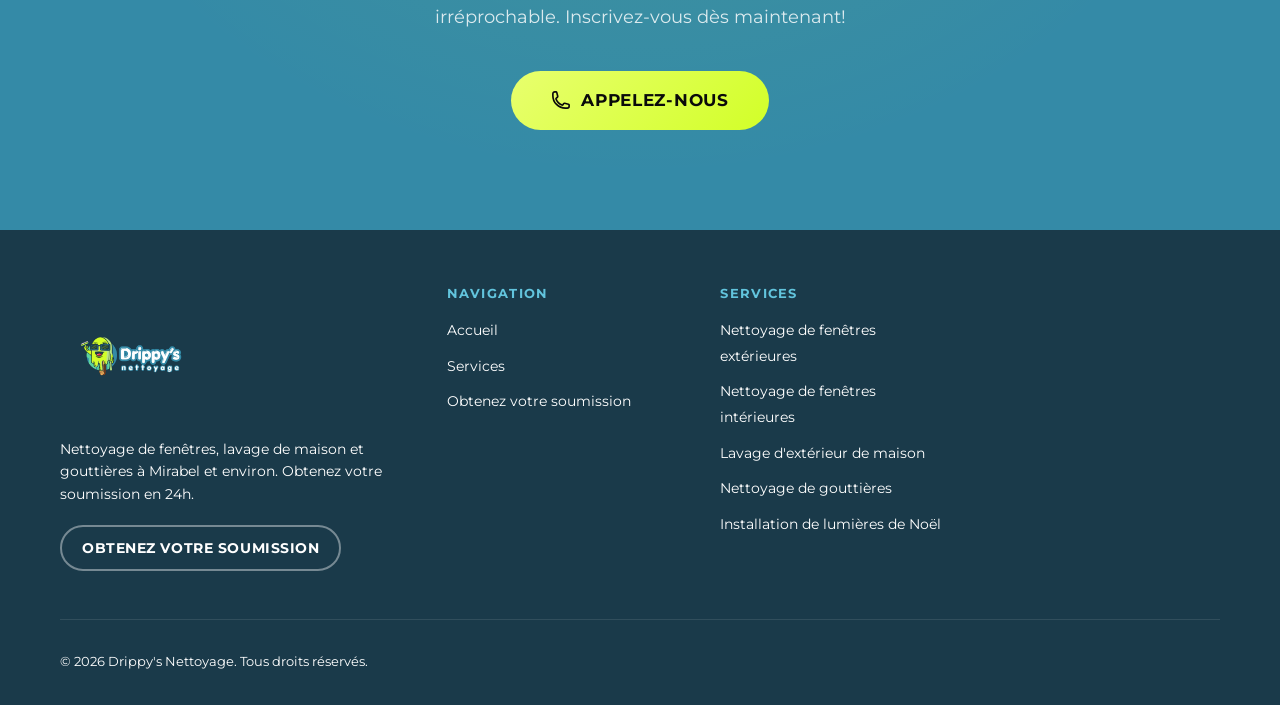
<file: vitres-exterieures.html>
<!DOCTYPE html>
<html lang="fr">
<head>
  <meta charset="UTF-8">
  <link rel="icon" type="image/png" href="images/favicon.png">
  <meta name="viewport" content="width=device-width, initial-scale=1.0">
  <title>Nettoyage de fenêtres extérieures à Mirabel | Drippy's Nettoyage</title>
  <meta name="description" content="Nettoyage de fenêtres extérieures professionnel à Mirabel. Finition sans trace, eau déionisée, toutes hauteurs. Obtenez votre soumission gratuite.">
  <link rel="canonical" href="https://drippysnettoyage.com/vitres-exterieures">
  <meta property="og:type" content="website">
  <meta property="og:title" content="Nettoyage de fenêtres extérieures à Mirabel | Drippy's Nettoyage">
  <meta property="og:description" content="Nettoyage de fenêtres extérieures professionnel à Mirabel. Finition sans trace, eau déionisée, toutes hauteurs. Obtenez votre soumission gratuite.">
  <meta property="og:url" content="https://drippysnettoyage.com/vitres-exterieures">
  <meta property="og:image" content="https://drippysnettoyage.com/images/hero-vitres.jpg">
  <meta property="og:locale" content="fr_CA">
  <meta name="twitter:card" content="summary_large_image">
  <meta name="twitter:title" content="Nettoyage de fenêtres extérieures à Mirabel | Drippy's Nettoyage">
  <meta name="twitter:description" content="Nettoyage de fenêtres extérieures professionnel à Mirabel. Finition sans trace, eau déionisée, toutes hauteurs. Obtenez votre soumission gratuite.">
  <meta name="twitter:image" content="https://drippysnettoyage.com/images/hero-vitres.jpg">
  <link rel="stylesheet" href="css/styles.css">
  <script type="application/ld+json">
  {
    "@context": "https://schema.org",
    "@type": "Service",
    "name": "Nettoyage de fenêtres extérieures",
    "description": "Nettoyage de fenêtres extérieures professionnel à Mirabel. Finition sans trace, eau déionisée, toutes hauteurs.",
    "url": "https://drippysnettoyage.com/vitres-exterieures",
    "provider": {
      "@type": "LocalBusiness",
      "name": "Drippy's Nettoyage",
      "telephone": "514-553-8952",
      "email": "sam@drippysnettoyage.com",
      "address": {
        "@type": "PostalAddress",
        "addressLocality": "Mirabel",
        "addressRegion": "QC",
        "addressCountry": "CA"
      }
    },
    "areaServed": [
      "Mirabel", "Saint-Jérôme", "Saint-Colomban", "Prévost", "Blainville",
      "Boisbriand", "Sainte-Thérèse", "Bois-des-Filion", "Saint-Eustache", "Rosemère"
    ]
  }
  </script>
<!-- Facebook Pixel Code -->
<script>!function(f,b,e,v,n,t,s){if(f.fbq)return;n=f.fbq=function(){n.callMethod?n.callMethod.apply(n,arguments):n.queue.push(arguments)};if(!f._fbq)f._fbq=n;n.push=n;n.loaded=!0;n.version='2.0';n.queue=[];t=b.createElement(e);t.async=!0;t.src=v;s=b.getElementsByTagName(e)[0];s.parentNode.insertBefore(t,s)}(window,document,'script','https://connect.facebook.net/en_US/fbevents.js');fbq('init','1469865391275936');fbq('track','PageView');</script>
<noscript><img height="1" width="1" src="https://www.facebook.com/tr?id=1469865391275936&ev=PageView&noscript=1"/></noscript>
<!-- End Facebook Pixel Code -->
</head>
<body>

<header class="site-header" id="site-header">
  <div class="header-inner">
    <a href="index.html" class="header-logo">
      <img src="images/logo-header.png" alt="Drippy's Nettoyage">
    </a>
    <a href="tel:514-553-8952" class="btn-call-pill">
      <svg xmlns="http://www.w3.org/2000/svg" fill="none" viewBox="0 0 24 24" stroke-width="2" stroke="currentColor"><path stroke-linecap="round" stroke-linejoin="round" d="M2.25 6.75c0 8.284 6.716 15 15 15h2.25a2.25 2.25 0 002.25-2.25v-1.372c0-.516-.351-.966-.852-1.091l-4.423-1.106c-.44-.11-.902.055-1.173.417l-.97 1.293c-.282.376-.769.542-1.21.38a12.035 12.035 0 01-7.143-7.143c-.162-.441.004-.928.38-1.21l1.293-.97c.363-.271.527-.734.417-1.173L6.963 3.102a1.125 1.125 0 00-1.091-.852H4.5A2.25 2.25 0 002.25 4.5v2.25z"/></svg>
      Appelez-nous
    </a>
    <nav class="header-nav" aria-label="Navigation principale">
      <a href="index.html#temoignages">Avis</a>
      <div class="nav-dropdown" id="navServicesDropdown">
        <button class="nav-dropdown-toggle" aria-expanded="false" aria-haspopup="true">
          Services
          <svg class="nav-chevron" xmlns="http://www.w3.org/2000/svg" fill="none" viewBox="0 0 24 24" stroke-width="2.5" stroke="currentColor"><path stroke-linecap="round" stroke-linejoin="round" d="M19 9l-7 7-7-7"/></svg>
        </button>
        <div class="nav-dropdown-menu" role="menu">
          <a href="vitres-exterieures.html">Nettoyage de fenêtres extérieures</a>
          <a href="vitres-interieures.html">Nettoyage de fenêtres intérieures</a>
          <a href="lavage-maison.html">Lavage d'extérieur de maison</a>
          <a href="gouttieres.html">Nettoyage de gouttières</a>
          <a href="lumieres-noel.html">Installation de lumières de Noël</a>
        </div>
      </div>
      <a href="soumission.html">Contact</a>
    </nav>
    <button class="menu-toggle" id="menu-toggle" aria-label="Menu" aria-expanded="false">
      <span></span><span></span><span></span>
    </button>
  </div>
</header>

<nav class="mobile-nav" id="mobile-nav">
  <a href="index.html#temoignages">Avis</a>
  <button class="mobile-services-toggle" id="mobileServicesToggle">
    Services
    <svg class="nav-chevron" xmlns="http://www.w3.org/2000/svg" fill="none" viewBox="0 0 24 24" stroke-width="2.5" stroke="currentColor"><path stroke-linecap="round" stroke-linejoin="round" d="M19 9l-7 7-7-7"/></svg>
  </button>
  <div class="mobile-services-menu" id="mobileServicesMenu">
    <a href="vitres-exterieures.html">Nettoyage de fenêtres extérieures</a>
    <a href="vitres-interieures.html">Nettoyage de fenêtres intérieures</a>
    <a href="lavage-maison.html">Lavage d'extérieur de maison</a>
    <a href="gouttieres.html">Nettoyage de gouttières</a>
    <a href="lumieres-noel.html">Installation de lumières de Noël</a>
  </div>
  <a href="soumission.html">Contact</a>
  <a href="soumission.html" class="btn btn-gold">Obtenez votre soumission</a>
</nav>

<main>

  <!-- HERO -->
  <section class="sp-hero">
    <div class="sp-hero-bg" style="background-image: url('images/hero-vitres.jpg');"></div>
    <div class="sp-hero-overlay"></div>
    <div class="sp-hero-content" style="position:relative;z-index:2;max-width:620px;padding:0 40px;text-align:left;">
      <h1 class="sp-hero-title">Services Professionnels de Nettoyage de Fenêtres Extérieures à Mirabel</h1>
      <p class="sp-hero-sub">Notre équipe se spécialise dans le nettoyage de vitres extérieures. Nous sommes là pour vous offrir un service complet et de qualité, pensé pour répondre à toutes vos attentes.</p>
      <a href="soumission.html?service=vitres-ext" class="btn btn-gold">Obtenez votre soumission</a>
    </div>
  </section>
  <!-- SERVICE PLANS -->
  <section class="sp-plans-section">
    <div class="container text-center">
      <h2 class="sp-plans-title">SAUVEZ GROS</h2>
      <p class="sp-plans-eyebrow">Avec Notre Abonnement Drip</p>
    </div>
    <div class="container"><div class="sp-plans-grid">

            <!-- Plan Bisannuel -->
      <div class="sp-plan-card">
        <p class="sp-plan-freq">PLAN BISANNUEL</p>
        <div class="sp-plan-discount">50$ DE RABAIS</div>
        <p class="sp-plan-discount-label">PAR NETTOYAGE</p>
        <ul class="sp-plan-features">
          <li class="sp-plan-feature sp-plan-feature--no">Technologie répellente gratuite à chaque visite</li>
          <li class="sp-plan-feature sp-plan-feature--no">Garantie pluie de 7 jours</li>
          <li class="sp-plan-feature sp-plan-feature--no">Retours gratuits sur demande en cas de saleté imprévue</li>
        </ul>
        <a href="soumission.html" class="btn btn-gold" style="display:block;text-align:center;">Obtenez votre soumission</a>
      </div>

      <!-- Plan 3 fois par an -->
      <div class="sp-plan-card">
        <p class="sp-plan-freq">PLAN 3 FOIS PAR AN</p>
        <div class="sp-plan-discount">75$ DE RABAIS</div>
        <p class="sp-plan-discount-label">PAR NETTOYAGE</p>
        <ul class="sp-plan-features">
          <li class="sp-plan-feature sp-plan-feature--no">Technologie répellente gratuite à chaque visite</li>
          <li class="sp-plan-feature">Garantie pluie de 7 jours</li>
          <li class="sp-plan-feature sp-plan-feature--no">Retours gratuits sur demande en cas de saleté imprévue</li>
        </ul>
        <a href="soumission.html" class="btn btn-gold" style="display:block;text-align:center;">Obtenez votre soumission</a>
      </div>

      <!-- Plan Trimestriel -->
      <div class="sp-plan-card">
        <p class="sp-plan-freq">PLAN TRIMESTRIEL</p>
        <div class="sp-plan-discount">100$ DE RABAIS</div>
        <p class="sp-plan-discount-label">PAR NETTOYAGE</p>
        <ul class="sp-plan-features">
          <li class="sp-plan-feature">Technologie répellente gratuite à chaque visite</li>
          <li class="sp-plan-feature">Garantie pluie de 7 jours</li>
          <li class="sp-plan-feature">Retours gratuits sur demande en cas de saleté imprévue</li>
        </ul>
        <a href="soumission.html" class="btn btn-gold" style="display:block;text-align:center;">Obtenez votre soumission</a>
      </div>

    </div></div>
  </section>

  <!-- REVIEWS -->
  <section class="sp-reviews-section">
    <div class="container text-center">
      <span class="reviews-eyebrow">Voyez ce que</span>
      <h2 class="reviews-big-title" style="font-size:clamp(1.8rem,4vw,2.8rem);">VOS VOISINS DISENT</h2>
    </div>
    <div class="container review-cards-grid">

      <div class="review-card">
        <div class="review-card-header">
          <div class="review-avatar">M</div>
          <div class="review-info">
            <span class="review-name">Michel Tremblay</span>
            <span class="review-source">
              <svg class="google-logo-xs" viewBox="0 0 24 24" xmlns="http://www.w3.org/2000/svg"><path fill="#4285F4" d="M22.56 12.25c0-.78-.07-1.53-.2-2.25H12v4.26h5.92c-.26 1.37-1.04 2.53-2.21 3.31v2.77h3.57c2.08-1.92 3.28-4.74 3.28-8.09z"/><path fill="#34A853" d="M12 23c2.97 0 5.46-.98 7.28-2.66l-3.57-2.77c-.98.66-2.23 1.06-3.71 1.06-2.86 0-5.29-1.93-6.16-4.53H2.18v2.84C3.99 20.53 7.7 23 12 23z"/><path fill="#FBBC05" d="M5.84 13.09c-.22-.66-.35-1.36-.35-2.09s.13-1.43.35-2.09V6.07H2.18C1.43 7.55 1 9.22 1 11s.43 3.45 1.18 4.93l2.85-2.22.81-.62z"/><path fill="#EA4335" d="M12 5.38c1.62 0 3.06.56 4.21 1.64l3.15-3.15C17.45 2.09 14.97 1 12 1 7.7 1 3.99 3.47 2.18 7.07l3.66 2.84c.87-2.6 3.3-4.53 6.16-4.53z"/></svg>
              Avis Google
            </span>
          </div>
        </div>
        <div class="review-stars">★★★★★</div>
        <p class="review-text-short">Merci pour l'excellent service mes fenêtres sont enfin propre. Le gars a frotter fort ;)</p>
      </div>

      <div class="review-card">
        <div class="review-card-header">
          <div class="review-avatar">S</div>
          <div class="review-info">
            <span class="review-name">Samuel Menabo</span>
            <span class="review-source">
              <svg class="google-logo-xs" viewBox="0 0 24 24" xmlns="http://www.w3.org/2000/svg"><path fill="#4285F4" d="M22.56 12.25c0-.78-.07-1.53-.2-2.25H12v4.26h5.92c-.26 1.37-1.04 2.53-2.21 3.31v2.77h3.57c2.08-1.92 3.28-4.74 3.28-8.09z"/><path fill="#34A853" d="M12 23c2.97 0 5.46-.98 7.28-2.66l-3.57-2.77c-.98.66-2.23 1.06-3.71 1.06-2.86 0-5.29-1.93-6.16-4.53H2.18v2.84C3.99 20.53 7.7 23 12 23z"/><path fill="#FBBC05" d="M5.84 13.09c-.22-.66-.35-1.36-.35-2.09s.13-1.43.35-2.09V6.07H2.18C1.43 7.55 1 9.22 1 11s.43 3.45 1.18 4.93l2.85-2.22.81-.62z"/><path fill="#EA4335" d="M12 5.38c1.62 0 3.06.56 4.21 1.64l3.15-3.15C17.45 2.09 14.97 1 12 1 7.7 1 3.99 3.47 2.18 7.07l3.66 2.84c.87-2.6 3.3-4.53 6.16-4.53z"/></svg>
              Avis Google
            </span>
          </div>
        </div>
        <div class="review-stars">★★★★★</div>
        <p class="review-text-short">Super service ! Très professionnel. Vraiment un beau travail</p>
      </div>

      <div class="review-card">
        <div class="review-card-header">
          <div class="review-avatar">A</div>
          <div class="review-info">
            <span class="review-name">Anthony Lapointe</span>
            <span class="review-source">
              <svg class="google-logo-xs" viewBox="0 0 24 24" xmlns="http://www.w3.org/2000/svg"><path fill="#4285F4" d="M22.56 12.25c0-.78-.07-1.53-.2-2.25H12v4.26h5.92c-.26 1.37-1.04 2.53-2.21 3.31v2.77h3.57c2.08-1.92 3.28-4.74 3.28-8.09z"/><path fill="#34A853" d="M12 23c2.97 0 5.46-.98 7.28-2.66l-3.57-2.77c-.98.66-2.23 1.06-3.71 1.06-2.86 0-5.29-1.93-6.16-4.53H2.18v2.84C3.99 20.53 7.7 23 12 23z"/><path fill="#FBBC05" d="M5.84 13.09c-.22-.66-.35-1.36-.35-2.09s.13-1.43.35-2.09V6.07H2.18C1.43 7.55 1 9.22 1 11s.43 3.45 1.18 4.93l2.85-2.22.81-.62z"/><path fill="#EA4335" d="M12 5.38c1.62 0 3.06.56 4.21 1.64l3.15-3.15C17.45 2.09 14.97 1 12 1 7.7 1 3.99 3.47 2.18 7.07l3.66 2.84c.87-2.6 3.3-4.53 6.16-4.53z"/></svg>
              Avis Google
            </span>
          </div>
        </div>
        <div class="review-stars">★★★★★</div>
        <p class="review-text-short">Nettoyage bien fait de toutes les fenetres, bonne communication pour les rendez-vous. Merci bien pour le bon travail!</p>
      </div>

      <div class="review-card">
        <div class="review-card-header">
          <div class="review-avatar">J</div>
          <div class="review-info">
            <span class="review-name">Julie Proulx</span>
            <span class="review-source">
              <svg class="google-logo-xs" viewBox="0 0 24 24" xmlns="http://www.w3.org/2000/svg"><path fill="#4285F4" d="M22.56 12.25c0-.78-.07-1.53-.2-2.25H12v4.26h5.92c-.26 1.37-1.04 2.53-2.21 3.31v2.77h3.57c2.08-1.92 3.28-4.74 3.28-8.09z"/><path fill="#34A853" d="M12 23c2.97 0 5.46-.98 7.28-2.66l-3.57-2.77c-.98.66-2.23 1.06-3.71 1.06-2.86 0-5.29-1.93-6.16-4.53H2.18v2.84C3.99 20.53 7.7 23 12 23z"/><path fill="#FBBC05" d="M5.84 13.09c-.22-.66-.35-1.36-.35-2.09s.13-1.43.35-2.09V6.07H2.18C1.43 7.55 1 9.22 1 11s.43 3.45 1.18 4.93l2.85-2.22.81-.62z"/><path fill="#EA4335" d="M12 5.38c1.62 0 3.06.56 4.21 1.64l3.15-3.15C17.45 2.09 14.97 1 12 1 7.7 1 3.99 3.47 2.18 7.07l3.66 2.84c.87-2.6 3.3-4.53 6.16-4.53z"/></svg>
              Avis Google
            </span>
          </div>
        </div>
        <div class="review-stars">★★★★★</div>
        <p class="review-text-short">Super travail ! Merci beaucoup!! Employé courtois et professionnel!!</p>
      </div>

      <div class="review-card">
        <div class="review-card-header">
          <div class="review-avatar">R</div>
          <div class="review-info">
            <span class="review-name">Richard Alarie</span>
            <span class="review-source">
              <svg class="google-logo-xs" viewBox="0 0 24 24" xmlns="http://www.w3.org/2000/svg"><path fill="#4285F4" d="M22.56 12.25c0-.78-.07-1.53-.2-2.25H12v4.26h5.92c-.26 1.37-1.04 2.53-2.21 3.31v2.77h3.57c2.08-1.92 3.28-4.74 3.28-8.09z"/><path fill="#34A853" d="M12 23c2.97 0 5.46-.98 7.28-2.66l-3.57-2.77c-.98.66-2.23 1.06-3.71 1.06-2.86 0-5.29-1.93-6.16-4.53H2.18v2.84C3.99 20.53 7.7 23 12 23z"/><path fill="#FBBC05" d="M5.84 13.09c-.22-.66-.35-1.36-.35-2.09s.13-1.43.35-2.09V6.07H2.18C1.43 7.55 1 9.22 1 11s.43 3.45 1.18 4.93l2.85-2.22.81-.62z"/><path fill="#EA4335" d="M12 5.38c1.62 0 3.06.56 4.21 1.64l3.15-3.15C17.45 2.09 14.97 1 12 1 7.7 1 3.99 3.47 2.18 7.07l3.66 2.84c.87-2.6 3.3-4.53 6.16-4.53z"/></svg>
              Avis Google
            </span>
          </div>
        </div>
        <div class="review-stars">★★★★★</div>
        <p class="review-text-short">Très bonne job. Merci. A recommander.</p>
      </div>

      <div class="review-card">
        <div class="review-card-header">
          <div class="review-avatar">H</div>
          <div class="review-info">
            <span class="review-name">Hamsdell Jacques</span>
            <span class="review-source">
              <svg class="google-logo-xs" viewBox="0 0 24 24" xmlns="http://www.w3.org/2000/svg"><path fill="#4285F4" d="M22.56 12.25c0-.78-.07-1.53-.2-2.25H12v4.26h5.92c-.26 1.37-1.04 2.53-2.21 3.31v2.77h3.57c2.08-1.92 3.28-4.74 3.28-8.09z"/><path fill="#34A853" d="M12 23c2.97 0 5.46-.98 7.28-2.66l-3.57-2.77c-.98.66-2.23 1.06-3.71 1.06-2.86 0-5.29-1.93-6.16-4.53H2.18v2.84C3.99 20.53 7.7 23 12 23z"/><path fill="#FBBC05" d="M5.84 13.09c-.22-.66-.35-1.36-.35-2.09s.13-1.43.35-2.09V6.07H2.18C1.43 7.55 1 9.22 1 11s.43 3.45 1.18 4.93l2.85-2.22.81-.62z"/><path fill="#EA4335" d="M12 5.38c1.62 0 3.06.56 4.21 1.64l3.15-3.15C17.45 2.09 14.97 1 12 1 7.7 1 3.99 3.47 2.18 7.07l3.66 2.84c.87-2.6 3.3-4.53 6.16-4.53z"/></svg>
              Avis Google
            </span>
          </div>
        </div>
        <div class="review-stars">★★★★★</div>
        <p class="review-text-short">Bon travail , service courtois , Sid est professionnel et minutieux. Samuel est très jovial et démontre un bon esprit d'entrepreneuneurship pour son jeune âge .</p>
      </div>

    </div>
  </section>


  <!-- DETAIL -->
  <section class="sp-detail-section">
    <div class="container sp-detail-grid">

      <!-- LEFT: Content -->
      <div class="sp-detail-content">
        <h2>Nettoyage Professionnel de Fenêtres Extérieures</h2>
        <p>Le nettoyage extérieur de fenêtres c'est notre domaine. En plus de leur redonner une apparence neuve à chaque visite, notre service aide à prolonger leur durée de vie et à prévenir l'accumulation de saleté. Nous desservons Mirabel et toute la Rive-Nord, incluant Saint-Jérôme, Blainville, Boisbriand et Rosemère.</p>

        <h3>Notre processus en quatre étapes</h3>
        <ul>
          <li><strong>Frotter :</strong> Chaque fenêtre est frottée avec nos produits professionnels pour déloger saleté, traces et résidus tenaces.</li>
          <li><strong>Rincer :</strong> On rince pour éliminer tout résidu et préparer le verre pour l'étape suivante.</li>
          <li><strong>Détail :</strong> Cadres, rebords et coins essuyés à la microfibre pour un fini impeccable, sans traces.</li>
          <li><strong>Technologie répellente :</strong> On applique notre traitement répellent exclusif — une barrière invisible qui repousse l'eau et garde vos fenêtres propres plus longtemps.</li>
        </ul>

        <div class="sp-plans-intro">
          <h3 class="sp-plans-intro-title">Services de nettoyage régulier</h3>
          <p class="sp-plans-intro-text">En plus de chaque nettoyage méticuleux nous offrons des forfaits d'entretien réguliers et flexibles pour garder vos vitres impeccables toute l'année. Entièrement flexibles et gérés par notre équipe, ils permettent à nos clients de profiter de fenêtres d'une clarté irréprochable, été comme hiver, sans jamais avoir à s'en préoccuper.</p>
        </div>

        <h3>Pourquoi Choisir Drippy's Nettoyage</h3>
        <ul>
          <li><strong>Satisfaction garantie :</strong> Votre satisfaction passe avant tout. Si quelque chose ne vous plaît pas, nous revenons corriger le travail pour qu'il réponde à vos attentes.</li>
          <li><strong>Prix abordables :</strong> Nos tarifs sont compétitifs et reflètent la qualité de notre travail. Vous en avez toujours pour votre argent.</li>
          <li><strong>Avantages membres :</strong> S'inscrire à notre abonnement Drippy's vous donne accès à des privilèges exclusifs comme des bonus gratuits, une planification sans effort et des rabais réservés à nos membres.</li>
        </ul>
        <p>Réservez votre nettoyage de vitres extérieures dès aujourd'hui et découvrez la différence Drippy's. Laissez-nous vous offrir des fenêtres d'une clarté incomparable!</p>

      </div>

      <!-- RIGHT: Sidebar -->
      <aside class="sp-sidebar">
        <span class="sp-sidebar-link--active">Nettoyage de fenêtres extérieures</span>
        <a href="vitres-interieures.html" class="sp-sidebar-link">Nettoyage de fenêtres intérieur <span class="sp-sidebar-arrow">→</span></a>
        <a href="lavage-maison.html" class="sp-sidebar-link">Lavage de maison <span class="sp-sidebar-arrow">→</span></a>
        <a href="gouttieres.html" class="sp-sidebar-link">Nettoyage de gouttières <span class="sp-sidebar-arrow">→</span></a>
        <a href="lumieres-noel.html" class="sp-sidebar-link">Installation de lumières de Noël <span class="sp-sidebar-arrow">→</span></a>
      </aside>

    </div>
  </section>

  <!-- PROCESS -->
  <section class="sp-process-section">
    <div class="container text-center">
      <h2 class="process-title">Notre processus en quatre étapes</h2>
      <p class="process-subtitle">avec Technologie répellente</p>
    </div>
    <div class="container sp-process-grid">
      <div class="sp-process-card">
        <div class="sp-process-card-bg"></div>
        <div class="sp-process-card-overlay"></div>
        <div class="sp-process-card-content">
          <div class="sp-process-badge">01</div>
          <h3 class="sp-process-name">FROTTER</h3>
                  </div>
      </div>
      <div class="sp-process-card">
        <div class="sp-process-card-bg"></div>
        <div class="sp-process-card-overlay"></div>
        <div class="sp-process-card-content">
          <div class="sp-process-badge">02</div>
          <h3 class="sp-process-name">RINCER</h3>
                  </div>
      </div>
      <div class="sp-process-card">
        <div class="sp-process-card-bg"></div>
        <div class="sp-process-card-overlay"></div>
        <div class="sp-process-card-content">
          <div class="sp-process-badge">03</div>
          <h3 class="sp-process-name">DÉTAIL</h3>
                  </div>
      </div>
      <div class="sp-process-card">
        <div class="sp-process-card-bg"></div>
        <div class="sp-process-card-overlay"></div>
        <div class="sp-process-card-content">
          <div class="sp-process-badge">04</div>
          <h3 class="sp-process-name">TECHNOLOGIE<br>RÉPELLENTE</h3>
                  </div>
      </div>
    </div>
    <div class="text-center" style="margin-top:48px;">
      <a href="soumission.html?service=vitres-ext" class="btn-cta-banner">Obtenez votre soumission →</a>
    </div>
  </section>


  <!-- CTA BANNER -->
  <section class="cta-banner-section">
    <div class="cta-banner-bg"></div>
    <div class="cta-banner-overlay"></div>
    <div class="container text-center" style="position:relative;z-index:2;">
      <h2 class="cta-banner-title">Redonnez Tout Son Éclat À Votre Maison Dès Aujourd'hui!</h2>
      <p class="cta-banner-sub">Rejoignez l'héritage Drippy's et profitez de fenêtres d'une clarté irréprochable. Inscrivez-vous dès maintenant!</p>
      <a href="tel:514-553-8952" class="btn-cta-banner">
        <svg xmlns="http://www.w3.org/2000/svg" fill="none" viewBox="0 0 24 24" stroke-width="2" stroke="currentColor" style="width:20px;height:20px;flex-shrink:0;"><path stroke-linecap="round" stroke-linejoin="round" d="M2.25 6.75c0 8.284 6.716 15 15 15h2.25a2.25 2.25 0 002.25-2.25v-1.372c0-.516-.351-.966-.852-1.091l-4.423-1.106c-.44-.11-.902.055-1.173.417l-.97 1.293c-.282.376-.769.542-1.21.38a12.035 12.035 0 01-7.143-7.143c-.162-.441.004-.928.38-1.21l1.293-.97c.363-.271.527-.734.417-1.173L6.963 3.102a1.125 1.125 0 00-1.091-.852H4.5A2.25 2.25 0 002.25 4.5v2.25z"/></svg>
        Appelez-nous
      </a>
    </div>
  </section>


<!-- Review Modal -->
<div class="review-modal-overlay" id="reviewModal" aria-hidden="true">
  <div class="review-modal-card" role="dialog" aria-modal="true">
    <button class="review-modal-close" id="reviewModalClose" aria-label="Fermer">&times;</button>
    <div class="review-modal-header">
      <div class="review-avatar" id="modalAvatar"></div>
      <div class="review-info">
        <span class="review-name" id="modalName"></span>
        <span class="review-source">
          <svg class="google-logo-xs" viewBox="0 0 24 24" xmlns="http://www.w3.org/2000/svg"><path fill="#4285F4" d="M22.56 12.25c0-.78-.07-1.53-.2-2.25H12v4.26h5.92c-.26 1.37-1.04 2.53-2.21 3.31v2.77h3.57c2.08-1.92 3.28-4.74 3.28-8.09z"/><path fill="#34A853" d="M12 23c2.97 0 5.46-.98 7.28-2.66l-3.57-2.77c-.98.66-2.23 1.06-3.71 1.06-2.86 0-5.29-1.93-6.16-4.53H2.18v2.84C3.99 20.53 7.7 23 12 23z"/><path fill="#FBBC05" d="M5.84 13.09c-.22-.66-.35-1.36-.35-2.09s.13-1.43.35-2.09V6.07H2.18C1.43 7.55 1 9.22 1 11s.43 3.45 1.18 4.93l2.85-2.22.81-.62z"/><path fill="#EA4335" d="M12 5.38c1.62 0 3.06.56 4.21 1.64l3.15-3.15C17.45 2.09 14.97 1 12 1 7.7 1 3.99 3.47 2.18 7.07l3.66 2.84c.87-2.6 3.3-4.53 6.16-4.53z"/></svg>
          Avis Google
        </span>
      </div>
    </div>
    <div class="review-stars" style="margin:12px 0;">★★★★★</div>
    <p class="review-modal-text" id="modalText"></p>
  </div>
</div>

</main>

<footer class="site-footer">
  <div class="footer-inner">
    <div class="footer-top">
      <div class="footer-brand">
        <img src="images/logo-header.png" alt="Drippy's Nettoyage">
        <p>Nettoyage de fenêtres, lavage de maison et gouttières à Mirabel et environ. Obtenez votre soumission en 24h.</p>
        <a href="soumission.html" class="btn btn-outline" style="font-size:0.875rem;padding:10px 20px;color:#ffffff;">Obtenez votre soumission</a>
      </div>
      <div class="footer-col">
        <h4>Navigation</h4>
        <ul>
          <li><a href="index.html">Accueil</a></li>
          <li><a href="services.html">Services</a></li>
          <li><a href="soumission.html">Obtenez votre soumission</a></li>
        </ul>
      </div>
      <div class="footer-col">
        <h4>Services</h4>
        <ul>
          <li><a href="vitres-exterieures.html">Nettoyage de fenêtres extérieures</a></li>
          <li><a href="vitres-interieures.html">Nettoyage de fenêtres intérieures</a></li>
          <li><a href="lavage-maison.html">Lavage d'extérieur de maison</a></li>
          <li><a href="gouttieres.html">Nettoyage de gouttières</a></li>
          <li><a href="lumieres-noel.html">Installation de lumières de Noël</a></li>
        </ul>
      </div>
    </div>
    <div class="footer-bottom">
      <span>© 2026 Drippy's Nettoyage. Tous droits réservés.</span>
    </div>
  </div>
</footer>

<script src="js/main.js"></script>
</body>
</html>
</file>
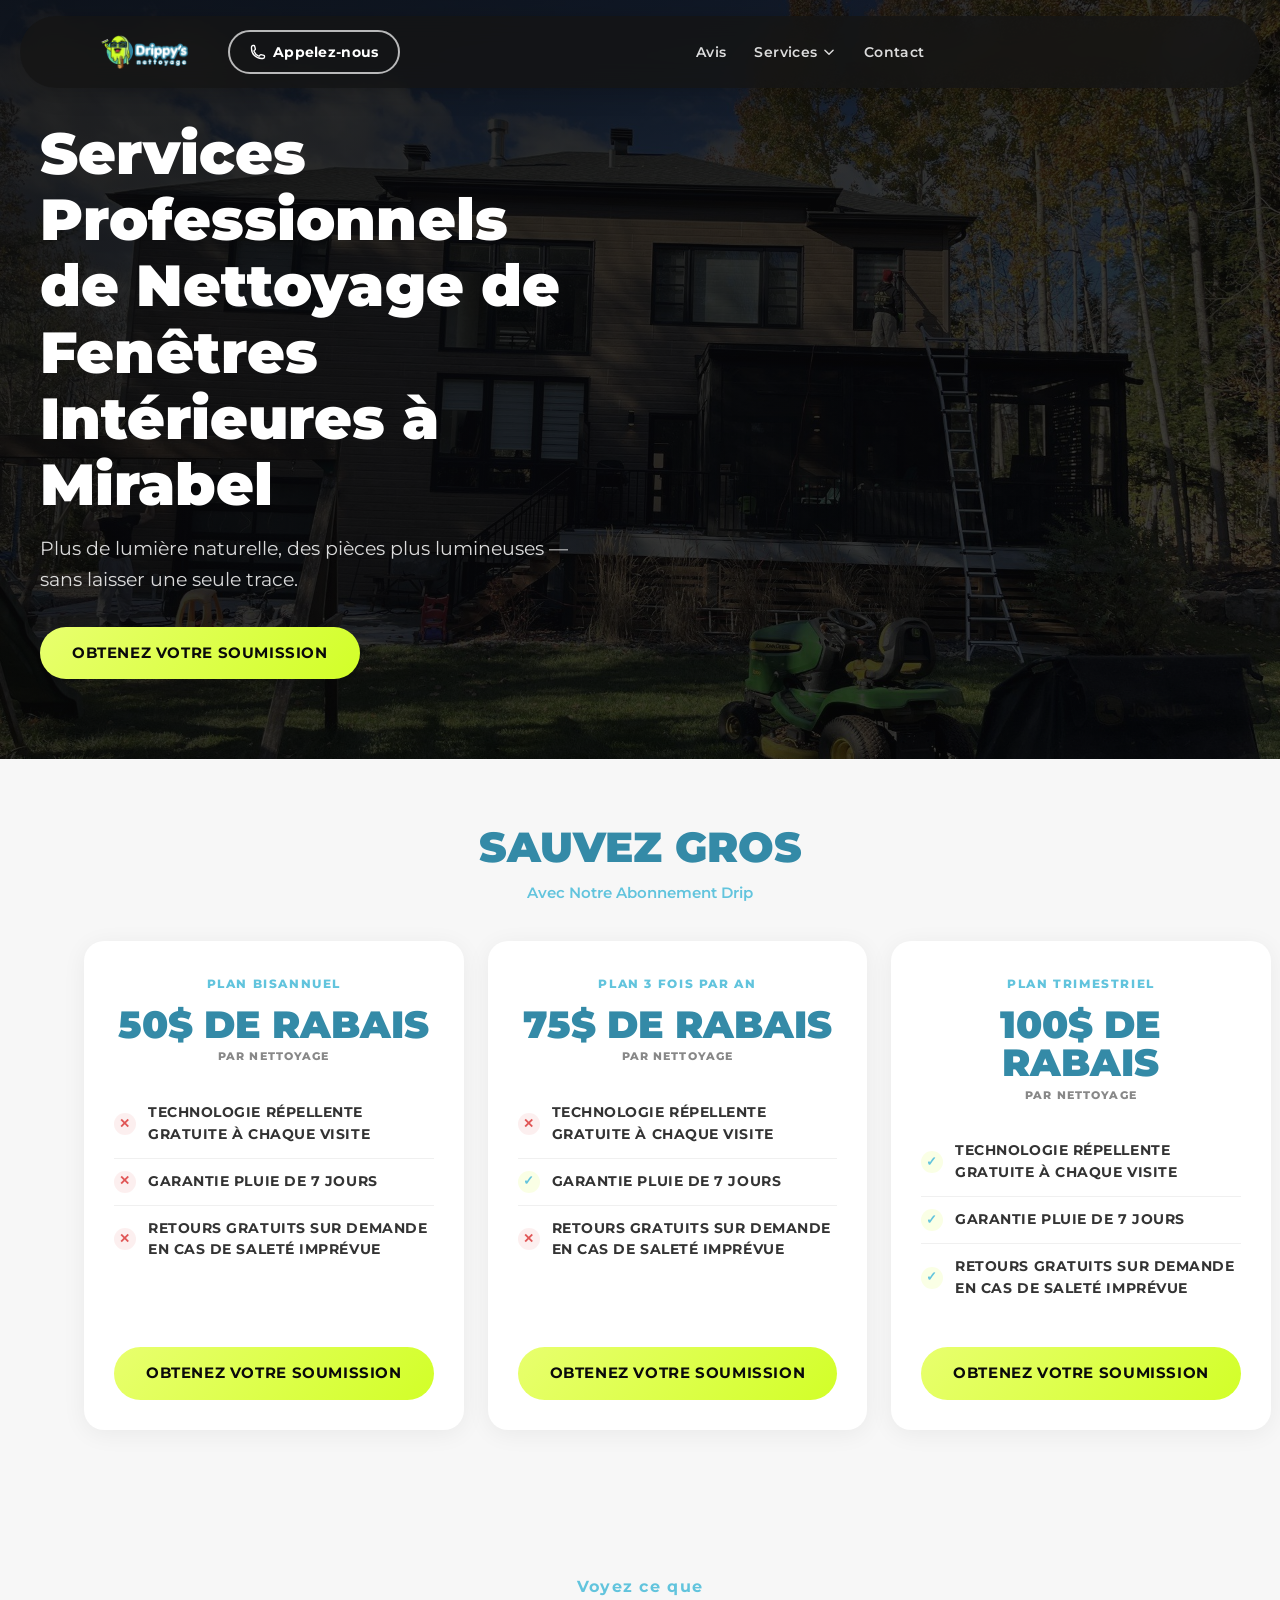
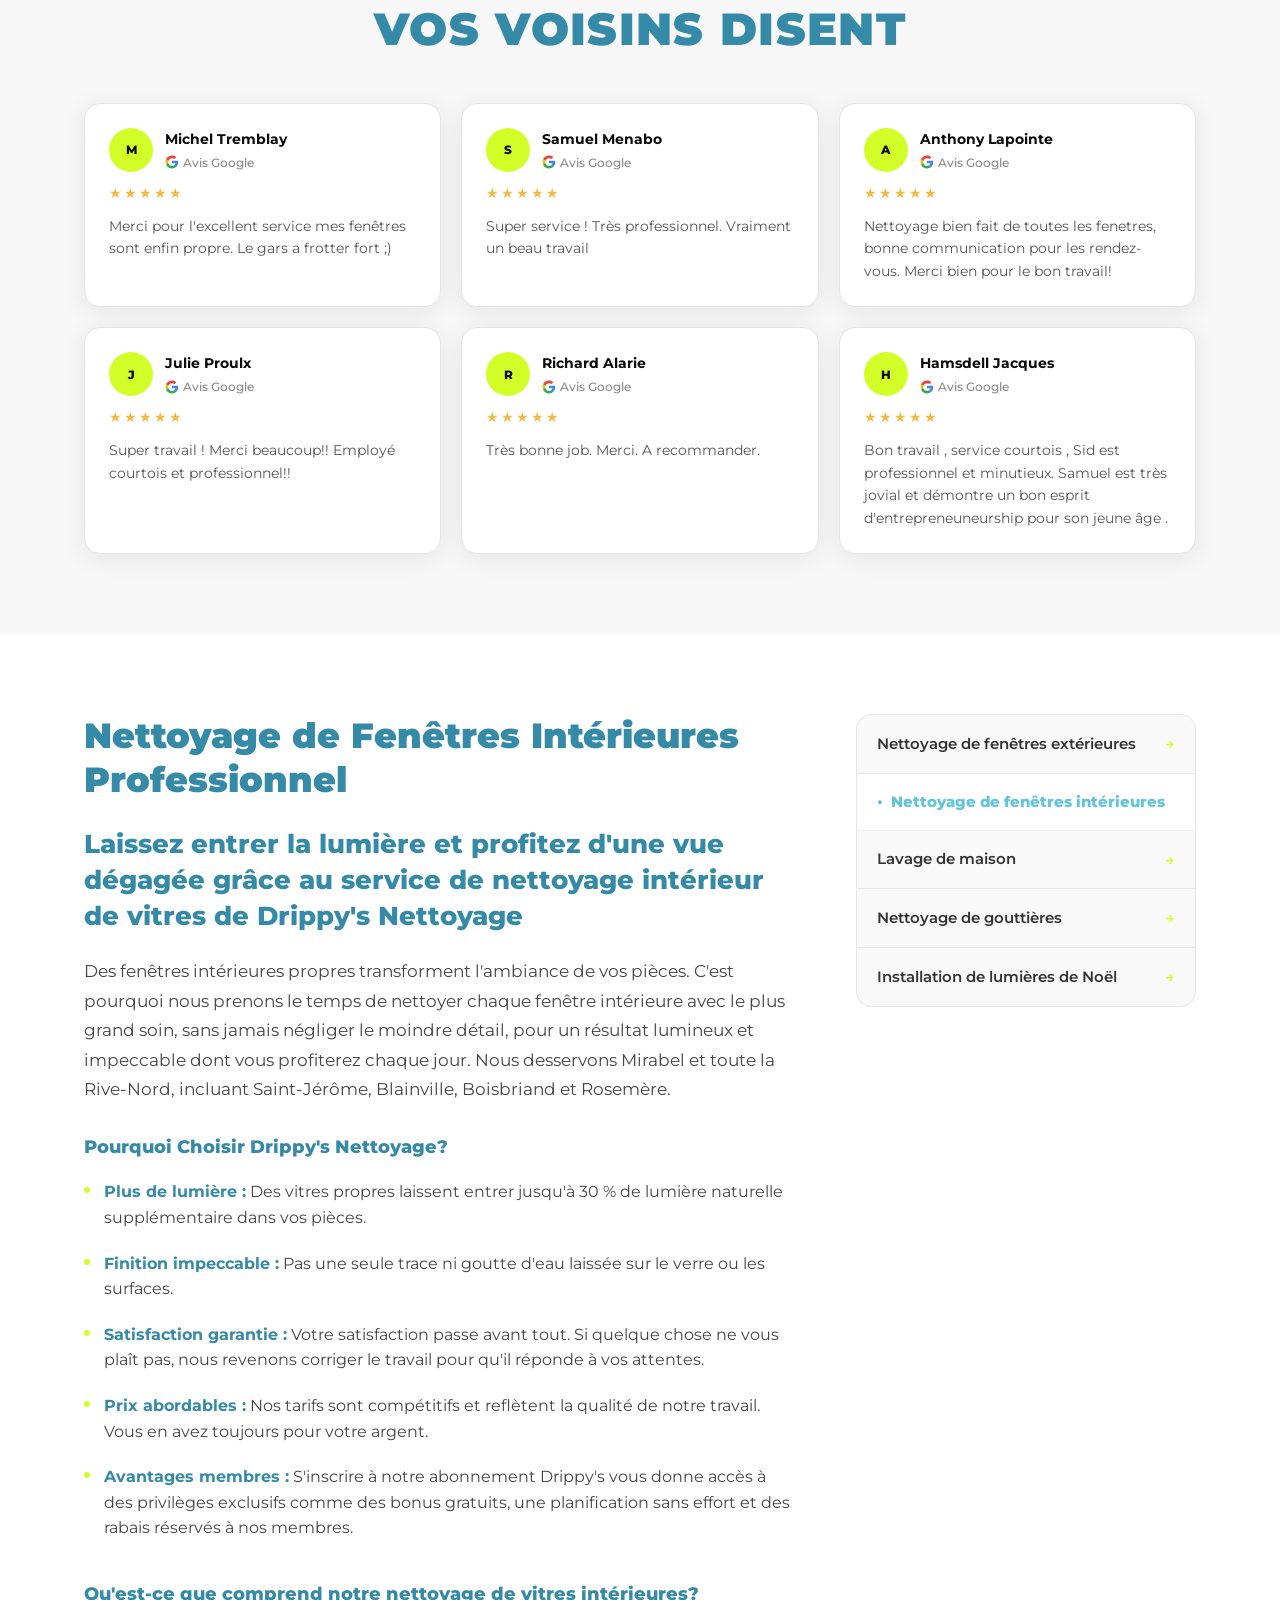
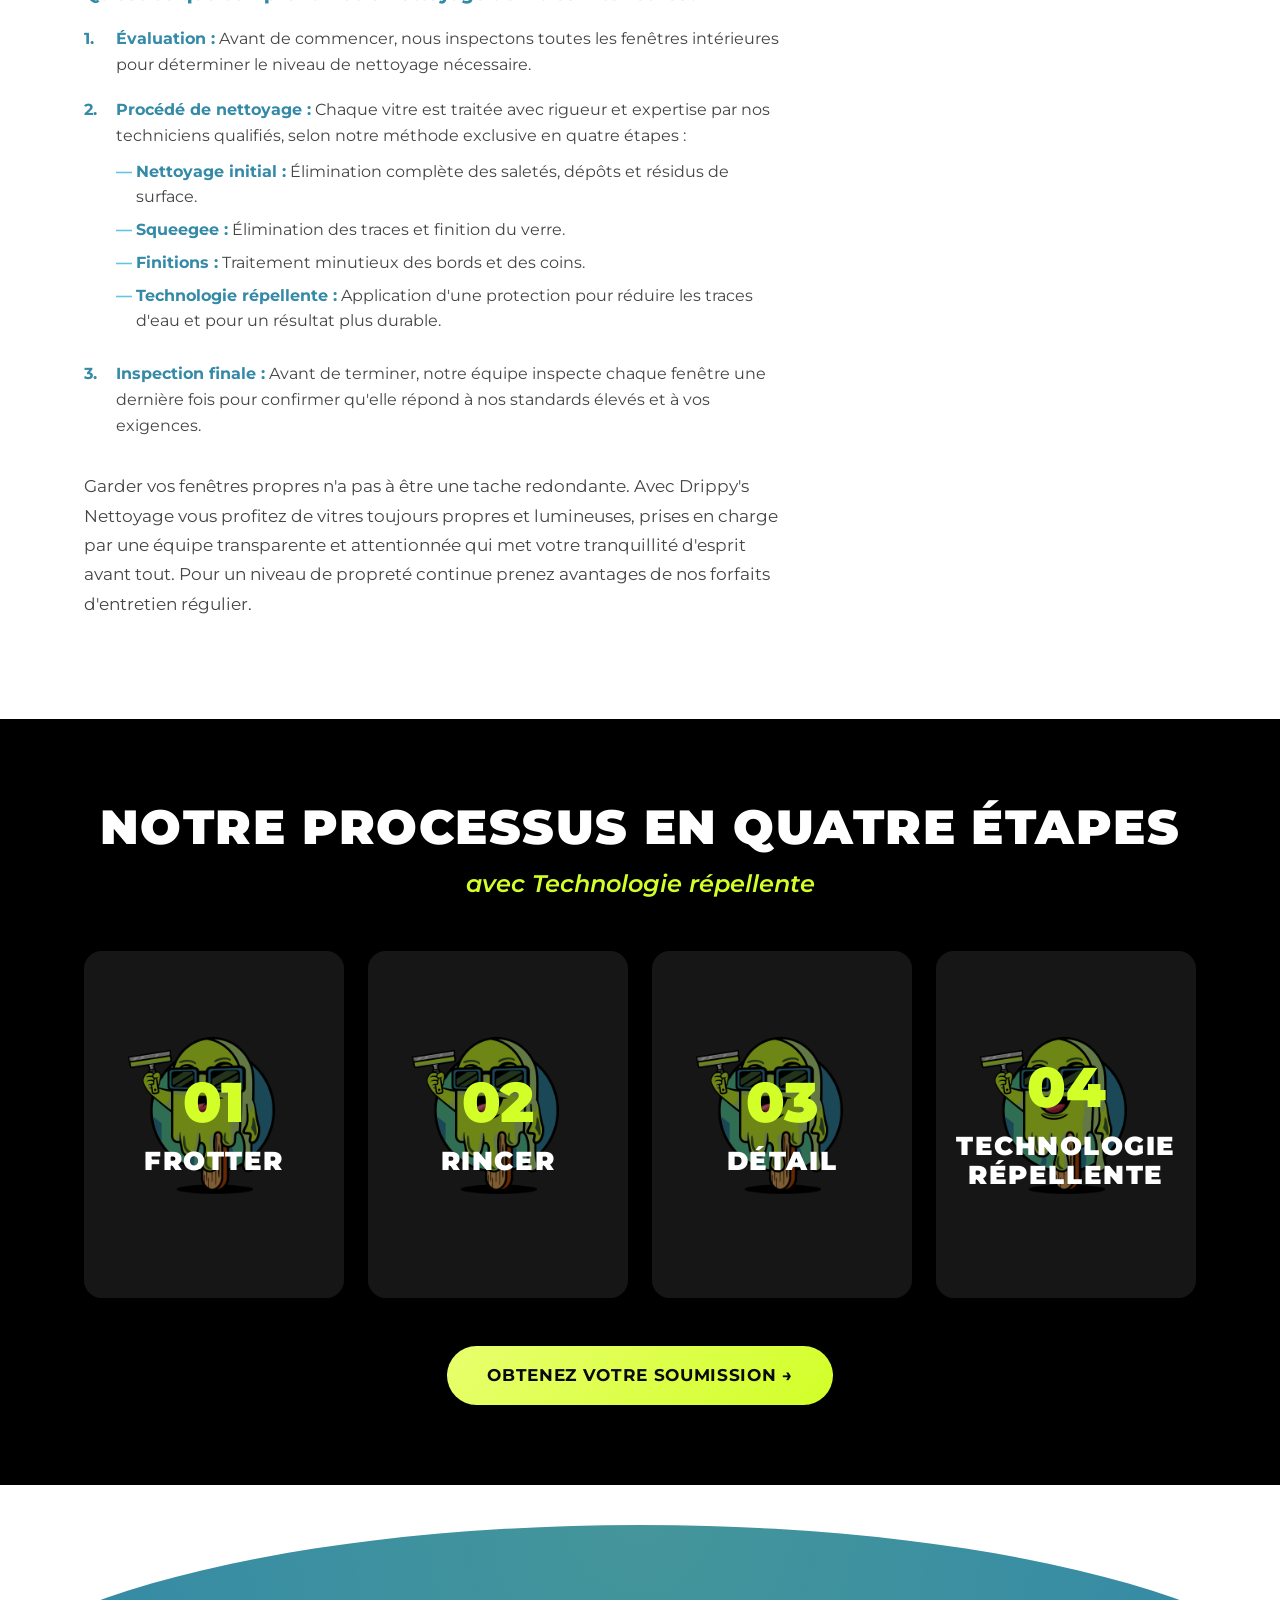
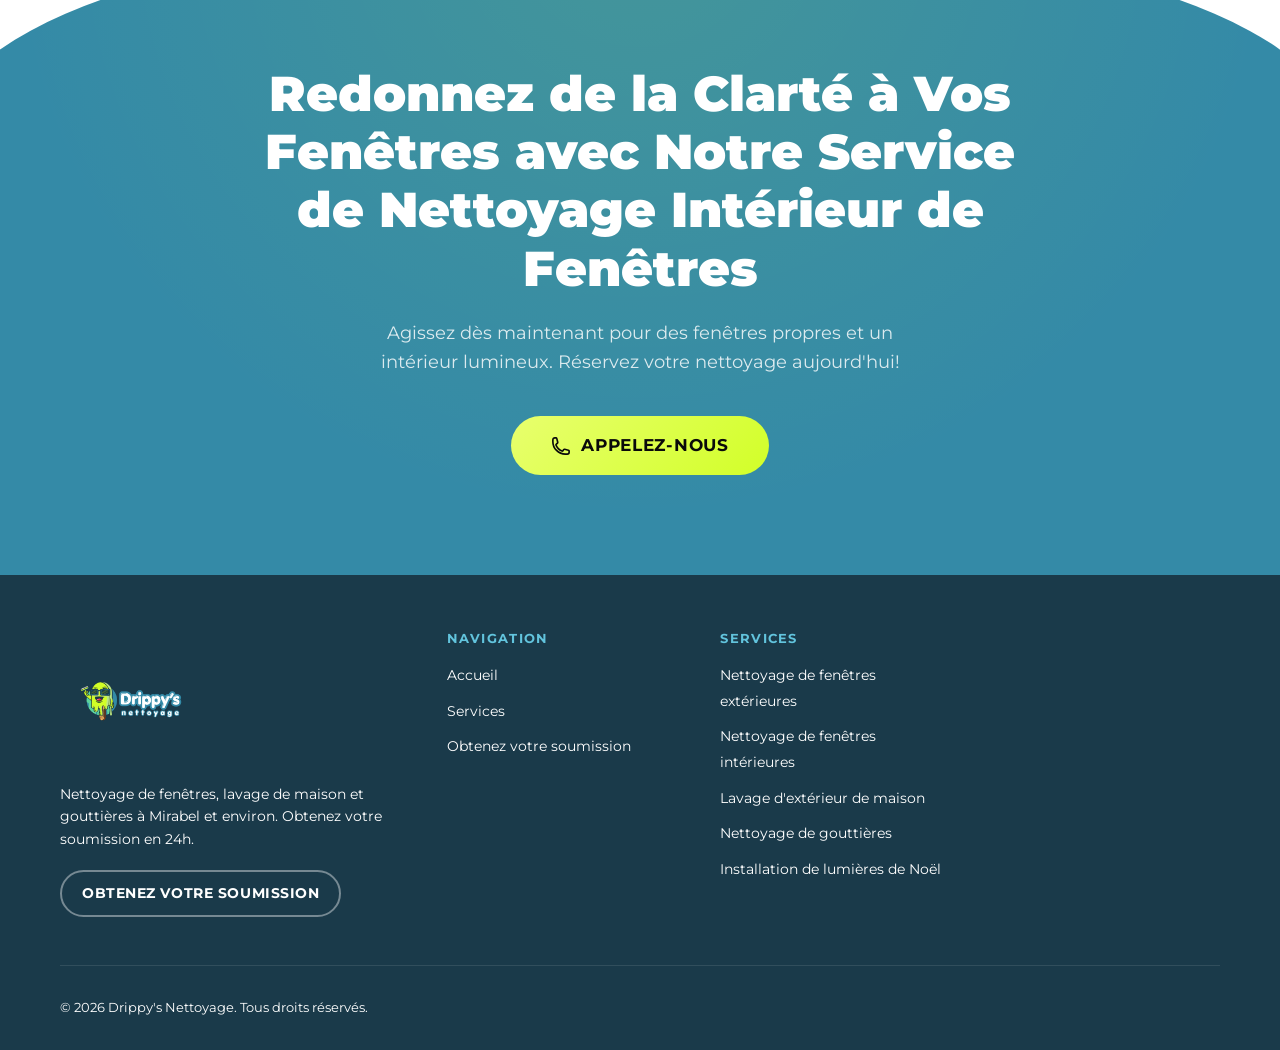
<file: vitres-interieures.html>
<!DOCTYPE html>
<html lang="fr">
<head>
  <meta charset="UTF-8">
  <link rel="icon" type="image/png" href="images/favicon.png">
  <meta name="viewport" content="width=device-width, initial-scale=1.0">
  <title>Nettoyage de fenêtres intérieur à Mirabel | Drippy's Nettoyage</title>
  <meta name="description" content="Nettoyage de fenêtres intérieur professionnel à Mirabel. Plus de lumière naturelle, finition sans trace, protection des surfaces garantie.">
  <link rel="canonical" href="https://drippysnettoyage.com/vitres-interieures">
  <meta property="og:type" content="website">
  <meta property="og:title" content="Nettoyage de fenêtres intérieur à Mirabel | Drippy's Nettoyage">
  <meta property="og:description" content="Nettoyage de fenêtres intérieur professionnel à Mirabel. Plus de lumière naturelle, finition sans trace, protection des surfaces garantie.">
  <meta property="og:url" content="https://drippysnettoyage.com/vitres-interieures">
  <meta property="og:image" content="https://drippysnettoyage.com/images/IMG_7797.jpg">
  <meta property="og:locale" content="fr_CA">
  <meta name="twitter:card" content="summary_large_image">
  <meta name="twitter:title" content="Nettoyage de fenêtres intérieur à Mirabel | Drippy's Nettoyage">
  <meta name="twitter:description" content="Nettoyage de fenêtres intérieur professionnel à Mirabel. Plus de lumière naturelle, finition sans trace, protection des surfaces garantie.">
  <meta name="twitter:image" content="https://drippysnettoyage.com/images/IMG_7797.jpg">
  <link rel="stylesheet" href="css/styles.css">
  <script type="application/ld+json">
  {
    "@context": "https://schema.org",
    "@type": "Service",
    "name": "Nettoyage de fenêtres intérieures",
    "description": "Nettoyage de fenêtres intérieur professionnel à Mirabel. Finition sans trace, protection des surfaces garantie.",
    "url": "https://drippysnettoyage.com/vitres-interieures",
    "provider": {
      "@type": "LocalBusiness",
      "name": "Drippy's Nettoyage",
      "telephone": "514-553-8952",
      "email": "sam@drippysnettoyage.com",
      "address": {
        "@type": "PostalAddress",
        "addressLocality": "Mirabel",
        "addressRegion": "QC",
        "addressCountry": "CA"
      }
    },
    "areaServed": [
      "Mirabel", "Saint-Jérôme", "Saint-Colomban", "Prévost", "Blainville",
      "Boisbriand", "Sainte-Thérèse", "Bois-des-Filion", "Saint-Eustache", "Rosemère"
    ]
  }
  </script>
<!-- Facebook Pixel Code -->
<script>!function(f,b,e,v,n,t,s){if(f.fbq)return;n=f.fbq=function(){n.callMethod?n.callMethod.apply(n,arguments):n.queue.push(arguments)};if(!f._fbq)f._fbq=n;n.push=n;n.loaded=!0;n.version='2.0';n.queue=[];t=b.createElement(e);t.async=!0;t.src=v;s=b.getElementsByTagName(e)[0];s.parentNode.insertBefore(t,s)}(window,document,'script','https://connect.facebook.net/en_US/fbevents.js');fbq('init','1469865391275936');fbq('track','PageView');</script>
<noscript><img height="1" width="1" src="https://www.facebook.com/tr?id=1469865391275936&ev=PageView&noscript=1"/></noscript>
<!-- End Facebook Pixel Code -->
</head>
<body>

<header class="site-header" id="site-header">
  <div class="header-inner">
    <a href="index.html" class="header-logo">
      <img src="images/logo-header.png" alt="Drippy's Nettoyage">
    </a>
    <a href="tel:514-553-8952" class="btn-call-pill">
      <svg xmlns="http://www.w3.org/2000/svg" fill="none" viewBox="0 0 24 24" stroke-width="2" stroke="currentColor"><path stroke-linecap="round" stroke-linejoin="round" d="M2.25 6.75c0 8.284 6.716 15 15 15h2.25a2.25 2.25 0 002.25-2.25v-1.372c0-.516-.351-.966-.852-1.091l-4.423-1.106c-.44-.11-.902.055-1.173.417l-.97 1.293c-.282.376-.769.542-1.21.38a12.035 12.035 0 01-7.143-7.143c-.162-.441.004-.928.38-1.21l1.293-.97c.363-.271.527-.734.417-1.173L6.963 3.102a1.125 1.125 0 00-1.091-.852H4.5A2.25 2.25 0 002.25 4.5v2.25z"/></svg>
      Appelez-nous
    </a>
    <nav class="header-nav" aria-label="Navigation principale">
      <a href="index.html#temoignages">Avis</a>
      <div class="nav-dropdown" id="navServicesDropdown">
        <button class="nav-dropdown-toggle" aria-expanded="false" aria-haspopup="true">
          Services
          <svg class="nav-chevron" xmlns="http://www.w3.org/2000/svg" fill="none" viewBox="0 0 24 24" stroke-width="2.5" stroke="currentColor"><path stroke-linecap="round" stroke-linejoin="round" d="M19 9l-7 7-7-7"/></svg>
        </button>
        <div class="nav-dropdown-menu" role="menu">
          <a href="vitres-exterieures.html">Nettoyage de fenêtres extérieures</a>
          <a href="vitres-interieures.html">Nettoyage de fenêtres intérieures</a>
          <a href="lavage-maison.html">Lavage d'extérieur de maison</a>
          <a href="gouttieres.html">Nettoyage de gouttières</a>
          <a href="lumieres-noel.html">Installation de lumières de Noël</a>
        </div>
      </div>
      <a href="soumission.html">Contact</a>
    </nav>
    <button class="menu-toggle" id="menu-toggle" aria-label="Menu" aria-expanded="false">
      <span></span><span></span><span></span>
    </button>
  </div>
</header>

<nav class="mobile-nav" id="mobile-nav">
  <a href="index.html#temoignages">Avis</a>
  <button class="mobile-services-toggle" id="mobileServicesToggle">
    Services
    <svg class="nav-chevron" xmlns="http://www.w3.org/2000/svg" fill="none" viewBox="0 0 24 24" stroke-width="2.5" stroke="currentColor"><path stroke-linecap="round" stroke-linejoin="round" d="M19 9l-7 7-7-7"/></svg>
  </button>
  <div class="mobile-services-menu" id="mobileServicesMenu">
    <a href="vitres-exterieures.html">Nettoyage de fenêtres extérieures</a>
    <a href="vitres-interieures.html">Nettoyage de fenêtres intérieures</a>
    <a href="lavage-maison.html">Lavage d'extérieur de maison</a>
    <a href="gouttieres.html">Nettoyage de gouttières</a>
    <a href="lumieres-noel.html">Installation de lumières de Noël</a>
  </div>
  <a href="soumission.html">Contact</a>
  <a href="soumission.html" class="btn btn-gold">Obtenez votre soumission</a>
</nav>

<main>

  <!-- HERO -->
  <section class="sp-hero">
    <div class="sp-hero-bg" style="background-image: url('images/IMG_7797.jpg');"></div>
    <div class="sp-hero-overlay"></div>
    <div class="sp-hero-content" style="position:relative;z-index:2;max-width:620px;padding:0 40px;text-align:left;">
      <h1 class="sp-hero-title">Services Professionnels de Nettoyage de Fenêtres Intérieures à Mirabel</h1>
      <p class="sp-hero-sub">Plus de lumière naturelle, des pièces plus lumineuses — sans laisser une seule trace.</p>
      <a href="soumission.html?service=vitres-int" class="btn btn-gold">Obtenez votre soumission</a>
    </div>
  </section>

  <!-- SERVICE PLANS -->
  <section class="sp-plans-section">
    <div class="container text-center">
      <h2 class="sp-plans-title">SAUVEZ GROS</h2>
      <p class="sp-plans-eyebrow">Avec Notre Abonnement Drip</p>
    </div>
    <div class="container"><div class="sp-plans-grid">

            <!-- Plan Bisannuel -->
      <div class="sp-plan-card">
        <p class="sp-plan-freq">PLAN BISANNUEL</p>
        <div class="sp-plan-discount">50$ DE RABAIS</div>
        <p class="sp-plan-discount-label">PAR NETTOYAGE</p>
        <ul class="sp-plan-features">
          <li class="sp-plan-feature sp-plan-feature--no">Technologie répellente gratuite à chaque visite</li>
          <li class="sp-plan-feature sp-plan-feature--no">Garantie pluie de 7 jours</li>
          <li class="sp-plan-feature sp-plan-feature--no">Retours gratuits sur demande en cas de saleté imprévue</li>
        </ul>
        <a href="soumission.html" class="btn btn-gold" style="display:block;text-align:center;">Obtenez votre soumission</a>
      </div>

      <!-- Plan 3 fois par an -->
      <div class="sp-plan-card">
        <p class="sp-plan-freq">PLAN 3 FOIS PAR AN</p>
        <div class="sp-plan-discount">75$ DE RABAIS</div>
        <p class="sp-plan-discount-label">PAR NETTOYAGE</p>
        <ul class="sp-plan-features">
          <li class="sp-plan-feature sp-plan-feature--no">Technologie répellente gratuite à chaque visite</li>
          <li class="sp-plan-feature">Garantie pluie de 7 jours</li>
          <li class="sp-plan-feature sp-plan-feature--no">Retours gratuits sur demande en cas de saleté imprévue</li>
        </ul>
        <a href="soumission.html" class="btn btn-gold" style="display:block;text-align:center;">Obtenez votre soumission</a>
      </div>

      <!-- Plan Trimestriel -->
      <div class="sp-plan-card">
        <p class="sp-plan-freq">PLAN TRIMESTRIEL</p>
        <div class="sp-plan-discount">100$ DE RABAIS</div>
        <p class="sp-plan-discount-label">PAR NETTOYAGE</p>
        <ul class="sp-plan-features">
          <li class="sp-plan-feature">Technologie répellente gratuite à chaque visite</li>
          <li class="sp-plan-feature">Garantie pluie de 7 jours</li>
          <li class="sp-plan-feature">Retours gratuits sur demande en cas de saleté imprévue</li>
        </ul>
        <a href="soumission.html" class="btn btn-gold" style="display:block;text-align:center;">Obtenez votre soumission</a>
      </div>

    </div></div>
  </section>

  <!-- REVIEWS -->
  <section class="sp-reviews-section">
    <div class="container text-center">
      <span class="reviews-eyebrow">Voyez ce que</span>
      <h2 class="reviews-big-title" style="font-size:clamp(1.8rem,4vw,2.8rem);">VOS VOISINS DISENT</h2>
    </div>
    <div class="container review-cards-grid">

      <div class="review-card">
        <div class="review-card-header">
          <div class="review-avatar">M</div>
          <div class="review-info">
            <span class="review-name">Michel Tremblay</span>
            <span class="review-source">
              <svg class="google-logo-xs" viewBox="0 0 24 24" xmlns="http://www.w3.org/2000/svg"><path fill="#4285F4" d="M22.56 12.25c0-.78-.07-1.53-.2-2.25H12v4.26h5.92c-.26 1.37-1.04 2.53-2.21 3.31v2.77h3.57c2.08-1.92 3.28-4.74 3.28-8.09z"/><path fill="#34A853" d="M12 23c2.97 0 5.46-.98 7.28-2.66l-3.57-2.77c-.98.66-2.23 1.06-3.71 1.06-2.86 0-5.29-1.93-6.16-4.53H2.18v2.84C3.99 20.53 7.7 23 12 23z"/><path fill="#FBBC05" d="M5.84 13.09c-.22-.66-.35-1.36-.35-2.09s.13-1.43.35-2.09V6.07H2.18C1.43 7.55 1 9.22 1 11s.43 3.45 1.18 4.93l2.85-2.22.81-.62z"/><path fill="#EA4335" d="M12 5.38c1.62 0 3.06.56 4.21 1.64l3.15-3.15C17.45 2.09 14.97 1 12 1 7.7 1 3.99 3.47 2.18 7.07l3.66 2.84c.87-2.6 3.3-4.53 6.16-4.53z"/></svg>
              Avis Google
            </span>
          </div>
        </div>
        <div class="review-stars">★★★★★</div>
        <p class="review-text-short">Merci pour l'excellent service mes fenêtres sont enfin propre. Le gars a frotter fort ;)</p>
      </div>

      <div class="review-card">
        <div class="review-card-header">
          <div class="review-avatar">S</div>
          <div class="review-info">
            <span class="review-name">Samuel Menabo</span>
            <span class="review-source">
              <svg class="google-logo-xs" viewBox="0 0 24 24" xmlns="http://www.w3.org/2000/svg"><path fill="#4285F4" d="M22.56 12.25c0-.78-.07-1.53-.2-2.25H12v4.26h5.92c-.26 1.37-1.04 2.53-2.21 3.31v2.77h3.57c2.08-1.92 3.28-4.74 3.28-8.09z"/><path fill="#34A853" d="M12 23c2.97 0 5.46-.98 7.28-2.66l-3.57-2.77c-.98.66-2.23 1.06-3.71 1.06-2.86 0-5.29-1.93-6.16-4.53H2.18v2.84C3.99 20.53 7.7 23 12 23z"/><path fill="#FBBC05" d="M5.84 13.09c-.22-.66-.35-1.36-.35-2.09s.13-1.43.35-2.09V6.07H2.18C1.43 7.55 1 9.22 1 11s.43 3.45 1.18 4.93l2.85-2.22.81-.62z"/><path fill="#EA4335" d="M12 5.38c1.62 0 3.06.56 4.21 1.64l3.15-3.15C17.45 2.09 14.97 1 12 1 7.7 1 3.99 3.47 2.18 7.07l3.66 2.84c.87-2.6 3.3-4.53 6.16-4.53z"/></svg>
              Avis Google
            </span>
          </div>
        </div>
        <div class="review-stars">★★★★★</div>
        <p class="review-text-short">Super service ! Très professionnel. Vraiment un beau travail</p>
      </div>

      <div class="review-card">
        <div class="review-card-header">
          <div class="review-avatar">A</div>
          <div class="review-info">
            <span class="review-name">Anthony Lapointe</span>
            <span class="review-source">
              <svg class="google-logo-xs" viewBox="0 0 24 24" xmlns="http://www.w3.org/2000/svg"><path fill="#4285F4" d="M22.56 12.25c0-.78-.07-1.53-.2-2.25H12v4.26h5.92c-.26 1.37-1.04 2.53-2.21 3.31v2.77h3.57c2.08-1.92 3.28-4.74 3.28-8.09z"/><path fill="#34A853" d="M12 23c2.97 0 5.46-.98 7.28-2.66l-3.57-2.77c-.98.66-2.23 1.06-3.71 1.06-2.86 0-5.29-1.93-6.16-4.53H2.18v2.84C3.99 20.53 7.7 23 12 23z"/><path fill="#FBBC05" d="M5.84 13.09c-.22-.66-.35-1.36-.35-2.09s.13-1.43.35-2.09V6.07H2.18C1.43 7.55 1 9.22 1 11s.43 3.45 1.18 4.93l2.85-2.22.81-.62z"/><path fill="#EA4335" d="M12 5.38c1.62 0 3.06.56 4.21 1.64l3.15-3.15C17.45 2.09 14.97 1 12 1 7.7 1 3.99 3.47 2.18 7.07l3.66 2.84c.87-2.6 3.3-4.53 6.16-4.53z"/></svg>
              Avis Google
            </span>
          </div>
        </div>
        <div class="review-stars">★★★★★</div>
        <p class="review-text-short">Nettoyage bien fait de toutes les fenetres, bonne communication pour les rendez-vous. Merci bien pour le bon travail!</p>
      </div>

      <div class="review-card">
        <div class="review-card-header">
          <div class="review-avatar">J</div>
          <div class="review-info">
            <span class="review-name">Julie Proulx</span>
            <span class="review-source">
              <svg class="google-logo-xs" viewBox="0 0 24 24" xmlns="http://www.w3.org/2000/svg"><path fill="#4285F4" d="M22.56 12.25c0-.78-.07-1.53-.2-2.25H12v4.26h5.92c-.26 1.37-1.04 2.53-2.21 3.31v2.77h3.57c2.08-1.92 3.28-4.74 3.28-8.09z"/><path fill="#34A853" d="M12 23c2.97 0 5.46-.98 7.28-2.66l-3.57-2.77c-.98.66-2.23 1.06-3.71 1.06-2.86 0-5.29-1.93-6.16-4.53H2.18v2.84C3.99 20.53 7.7 23 12 23z"/><path fill="#FBBC05" d="M5.84 13.09c-.22-.66-.35-1.36-.35-2.09s.13-1.43.35-2.09V6.07H2.18C1.43 7.55 1 9.22 1 11s.43 3.45 1.18 4.93l2.85-2.22.81-.62z"/><path fill="#EA4335" d="M12 5.38c1.62 0 3.06.56 4.21 1.64l3.15-3.15C17.45 2.09 14.97 1 12 1 7.7 1 3.99 3.47 2.18 7.07l3.66 2.84c.87-2.6 3.3-4.53 6.16-4.53z"/></svg>
              Avis Google
            </span>
          </div>
        </div>
        <div class="review-stars">★★★★★</div>
        <p class="review-text-short">Super travail ! Merci beaucoup!! Employé courtois et professionnel!!</p>
      </div>

      <div class="review-card">
        <div class="review-card-header">
          <div class="review-avatar">R</div>
          <div class="review-info">
            <span class="review-name">Richard Alarie</span>
            <span class="review-source">
              <svg class="google-logo-xs" viewBox="0 0 24 24" xmlns="http://www.w3.org/2000/svg"><path fill="#4285F4" d="M22.56 12.25c0-.78-.07-1.53-.2-2.25H12v4.26h5.92c-.26 1.37-1.04 2.53-2.21 3.31v2.77h3.57c2.08-1.92 3.28-4.74 3.28-8.09z"/><path fill="#34A853" d="M12 23c2.97 0 5.46-.98 7.28-2.66l-3.57-2.77c-.98.66-2.23 1.06-3.71 1.06-2.86 0-5.29-1.93-6.16-4.53H2.18v2.84C3.99 20.53 7.7 23 12 23z"/><path fill="#FBBC05" d="M5.84 13.09c-.22-.66-.35-1.36-.35-2.09s.13-1.43.35-2.09V6.07H2.18C1.43 7.55 1 9.22 1 11s.43 3.45 1.18 4.93l2.85-2.22.81-.62z"/><path fill="#EA4335" d="M12 5.38c1.62 0 3.06.56 4.21 1.64l3.15-3.15C17.45 2.09 14.97 1 12 1 7.7 1 3.99 3.47 2.18 7.07l3.66 2.84c.87-2.6 3.3-4.53 6.16-4.53z"/></svg>
              Avis Google
            </span>
          </div>
        </div>
        <div class="review-stars">★★★★★</div>
        <p class="review-text-short">Très bonne job. Merci. A recommander.</p>
      </div>

      <div class="review-card">
        <div class="review-card-header">
          <div class="review-avatar">H</div>
          <div class="review-info">
            <span class="review-name">Hamsdell Jacques</span>
            <span class="review-source">
              <svg class="google-logo-xs" viewBox="0 0 24 24" xmlns="http://www.w3.org/2000/svg"><path fill="#4285F4" d="M22.56 12.25c0-.78-.07-1.53-.2-2.25H12v4.26h5.92c-.26 1.37-1.04 2.53-2.21 3.31v2.77h3.57c2.08-1.92 3.28-4.74 3.28-8.09z"/><path fill="#34A853" d="M12 23c2.97 0 5.46-.98 7.28-2.66l-3.57-2.77c-.98.66-2.23 1.06-3.71 1.06-2.86 0-5.29-1.93-6.16-4.53H2.18v2.84C3.99 20.53 7.7 23 12 23z"/><path fill="#FBBC05" d="M5.84 13.09c-.22-.66-.35-1.36-.35-2.09s.13-1.43.35-2.09V6.07H2.18C1.43 7.55 1 9.22 1 11s.43 3.45 1.18 4.93l2.85-2.22.81-.62z"/><path fill="#EA4335" d="M12 5.38c1.62 0 3.06.56 4.21 1.64l3.15-3.15C17.45 2.09 14.97 1 12 1 7.7 1 3.99 3.47 2.18 7.07l3.66 2.84c.87-2.6 3.3-4.53 6.16-4.53z"/></svg>
              Avis Google
            </span>
          </div>
        </div>
        <div class="review-stars">★★★★★</div>
        <p class="review-text-short">Bon travail , service courtois , Sid est professionnel et minutieux. Samuel est très jovial et démontre un bon esprit d'entrepreneuneurship pour son jeune âge .</p>
      </div>

    </div>
  </section>


  <!-- DETAIL -->
  <section class="sp-detail-section">
    <div class="container sp-detail-grid">

      <!-- LEFT: Content -->
      <div class="sp-detail-content">
        <h2>Nettoyage de Fenêtres Intérieures Professionnel</h2>
        <p class="sp-detail-subtitle">Laissez entrer la lumière et profitez d'une vue dégagée grâce au service de nettoyage intérieur de vitres de Drippy's Nettoyage</p>

        <p>Des fenêtres intérieures propres transforment l'ambiance de vos pièces. C'est pourquoi nous prenons le temps de nettoyer chaque fenêtre intérieure avec le plus grand soin, sans jamais négliger le moindre détail, pour un résultat lumineux et impeccable dont vous profiterez chaque jour. Nous desservons Mirabel et toute la Rive-Nord, incluant Saint-Jérôme, Blainville, Boisbriand et Rosemère.</p>

        <h3>Pourquoi Choisir Drippy's Nettoyage?</h3>
        <ul>
          <li><strong>Plus de lumière :</strong> Des vitres propres laissent entrer jusqu'à 30 % de lumière naturelle supplémentaire dans vos pièces.</li>
          <li><strong>Finition impeccable :</strong> Pas une seule trace ni goutte d'eau laissée sur le verre ou les surfaces.</li>
          <li><strong>Satisfaction garantie :</strong> Votre satisfaction passe avant tout. Si quelque chose ne vous plaît pas, nous revenons corriger le travail pour qu'il réponde à vos attentes.</li>
          <li><strong>Prix abordables :</strong> Nos tarifs sont compétitifs et reflètent la qualité de notre travail. Vous en avez toujours pour votre argent.</li>
          <li><strong>Avantages membres :</strong> S'inscrire à notre abonnement Drippy's vous donne accès à des privilèges exclusifs comme des bonus gratuits, une planification sans effort et des rabais réservés à nos membres.</li>
        </ul>

        <h3>Qu'est-ce que comprend notre nettoyage de vitres intérieures?</h3>
        <ol class="sp-numbered-list">
          <li><strong>Évaluation :</strong> Avant de commencer, nous inspectons toutes les fenêtres intérieures pour déterminer le niveau de nettoyage nécessaire.</li>
          <li><strong>Procédé de nettoyage :</strong> Chaque vitre est traitée avec rigueur et expertise par nos techniciens qualifiés, selon notre méthode exclusive en quatre étapes :
            <ul class="sp-dash-list">
              <li><strong>Nettoyage initial :</strong> Élimination complète des saletés, dépôts et résidus de surface.</li>
              <li><strong>Squeegee :</strong> Élimination des traces et finition du verre.</li>
              <li><strong>Finitions :</strong> Traitement minutieux des bords et des coins.</li>
              <li><strong>Technologie répellente :</strong> Application d'une protection pour réduire les traces d'eau et pour un résultat plus durable.</li>
            </ul>
          </li>
          <li><strong>Inspection finale :</strong> Avant de terminer, notre équipe inspecte chaque fenêtre une dernière fois pour confirmer qu'elle répond à nos standards élevés et à vos exigences.</li>
        </ol>

<p>Garder vos fenêtres propres n'a pas à être une tache redondante. Avec Drippy's Nettoyage vous profitez de vitres toujours propres et lumineuses, prises en charge par une équipe transparente et attentionnée qui met votre tranquillité d'esprit avant tout. Pour un niveau de propreté continue prenez avantages de nos forfaits d'entretien régulier.</p>

      </div>

      <!-- RIGHT: Sidebar -->
      <aside class="sp-sidebar">
        <a href="vitres-exterieures.html" class="sp-sidebar-link">Nettoyage de fenêtres extérieures <span class="sp-sidebar-arrow">→</span></a>
        <span class="sp-sidebar-link--active">Nettoyage de fenêtres intérieures</span>
        <a href="lavage-maison.html" class="sp-sidebar-link">Lavage de maison <span class="sp-sidebar-arrow">→</span></a>
        <a href="gouttieres.html" class="sp-sidebar-link">Nettoyage de gouttières <span class="sp-sidebar-arrow">→</span></a>
        <a href="lumieres-noel.html" class="sp-sidebar-link">Installation de lumières de Noël <span class="sp-sidebar-arrow">→</span></a>
      </aside>

    </div>
  </section>

  <!-- PROCESS -->
  <section class="sp-process-section">
    <div class="container text-center">
      <h2 class="process-title">Notre processus en quatre étapes</h2>
      <p class="process-subtitle">avec Technologie répellente</p>
    </div>
    <div class="container sp-process-grid">
      <div class="sp-process-card">
        <div class="sp-process-card-bg"></div>
        <div class="sp-process-card-overlay"></div>
        <div class="sp-process-card-content">
          <div class="sp-process-badge">01</div>
          <h3 class="sp-process-name">FROTTER</h3>
        </div>
      </div>
      <div class="sp-process-card">
        <div class="sp-process-card-bg"></div>
        <div class="sp-process-card-overlay"></div>
        <div class="sp-process-card-content">
          <div class="sp-process-badge">02</div>
          <h3 class="sp-process-name">RINCER</h3>
        </div>
      </div>
      <div class="sp-process-card">
        <div class="sp-process-card-bg"></div>
        <div class="sp-process-card-overlay"></div>
        <div class="sp-process-card-content">
          <div class="sp-process-badge">03</div>
          <h3 class="sp-process-name">DÉTAIL</h3>
        </div>
      </div>
      <div class="sp-process-card">
        <div class="sp-process-card-bg"></div>
        <div class="sp-process-card-overlay"></div>
        <div class="sp-process-card-content">
          <div class="sp-process-badge">04</div>
          <h3 class="sp-process-name">TECHNOLOGIE<br>RÉPELLENTE</h3>
        </div>
      </div>
    </div>
    <div class="text-center" style="margin-top:48px;">
      <a href="soumission.html?service=vitres-int" class="btn-cta-banner">Obtenez votre soumission →</a>
    </div>
  </section>


  <!-- CTA BANNER -->
  <section class="cta-banner-section">
    <div class="cta-banner-bg"></div>
    <div class="cta-banner-overlay"></div>
    <div class="container text-center" style="position:relative;z-index:2;">
      <h2 class="cta-banner-title">Redonnez de la Clarté à Vos Fenêtres avec Notre Service de Nettoyage Intérieur de Fenêtres</h2>
      <p class="cta-banner-sub">Agissez dès maintenant pour des fenêtres propres et un intérieur lumineux. Réservez votre nettoyage aujourd'hui!</p>
      <a href="tel:514-553-8952" class="btn-cta-banner">
        <svg xmlns="http://www.w3.org/2000/svg" fill="none" viewBox="0 0 24 24" stroke-width="2" stroke="currentColor" style="width:20px;height:20px;flex-shrink:0;"><path stroke-linecap="round" stroke-linejoin="round" d="M2.25 6.75c0 8.284 6.716 15 15 15h2.25a2.25 2.25 0 002.25-2.25v-1.372c0-.516-.351-.966-.852-1.091l-4.423-1.106c-.44-.11-.902.055-1.173.417l-.97 1.293c-.282.376-.769.542-1.21.38a12.035 12.035 0 01-7.143-7.143c-.162-.441.004-.928.38-1.21l1.293-.97c.363-.271.527-.734.417-1.173L6.963 3.102a1.125 1.125 0 00-1.091-.852H4.5A2.25 2.25 0 002.25 4.5v2.25z"/></svg>
        Appelez-nous
      </a>
    </div>
  </section>


<!-- Review Modal -->
<div class="review-modal-overlay" id="reviewModal" aria-hidden="true">
  <div class="review-modal-card" role="dialog" aria-modal="true">
    <button class="review-modal-close" id="reviewModalClose" aria-label="Fermer">&times;</button>
    <div class="review-modal-header">
      <div class="review-avatar" id="modalAvatar"></div>
      <div class="review-info">
        <span class="review-name" id="modalName"></span>
        <span class="review-source">
          <svg class="google-logo-xs" viewBox="0 0 24 24" xmlns="http://www.w3.org/2000/svg"><path fill="#4285F4" d="M22.56 12.25c0-.78-.07-1.53-.2-2.25H12v4.26h5.92c-.26 1.37-1.04 2.53-2.21 3.31v2.77h3.57c2.08-1.92 3.28-4.74 3.28-8.09z"/><path fill="#34A853" d="M12 23c2.97 0 5.46-.98 7.28-2.66l-3.57-2.77c-.98.66-2.23 1.06-3.71 1.06-2.86 0-5.29-1.93-6.16-4.53H2.18v2.84C3.99 20.53 7.7 23 12 23z"/><path fill="#FBBC05" d="M5.84 13.09c-.22-.66-.35-1.36-.35-2.09s.13-1.43.35-2.09V6.07H2.18C1.43 7.55 1 9.22 1 11s.43 3.45 1.18 4.93l2.85-2.22.81-.62z"/><path fill="#EA4335" d="M12 5.38c1.62 0 3.06.56 4.21 1.64l3.15-3.15C17.45 2.09 14.97 1 12 1 7.7 1 3.99 3.47 2.18 7.07l3.66 2.84c.87-2.6 3.3-4.53 6.16-4.53z"/></svg>
          Avis Google
        </span>
      </div>
    </div>
    <div class="review-stars" style="margin:12px 0;">★★★★★</div>
    <p class="review-modal-text" id="modalText"></p>
  </div>
</div>

</main>

<footer class="site-footer">
  <div class="footer-inner">
    <div class="footer-top">
      <div class="footer-brand">
        <img src="images/logo-header.png" alt="Drippy's Nettoyage">
        <p>Nettoyage de fenêtres, lavage de maison et gouttières à Mirabel et environ. Obtenez votre soumission en 24h.</p>
        <a href="soumission.html" class="btn btn-outline" style="font-size:0.875rem;padding:10px 20px;color:#ffffff;">Obtenez votre soumission</a>
      </div>
      <div class="footer-col">
        <h4>Navigation</h4>
        <ul>
          <li><a href="index.html">Accueil</a></li>
          <li><a href="services.html">Services</a></li>
          <li><a href="soumission.html">Obtenez votre soumission</a></li>
        </ul>
      </div>
      <div class="footer-col">
        <h4>Services</h4>
        <ul>
          <li><a href="vitres-exterieures.html">Nettoyage de fenêtres extérieures</a></li>
          <li><a href="vitres-interieures.html">Nettoyage de fenêtres intérieures</a></li>
          <li><a href="lavage-maison.html">Lavage d'extérieur de maison</a></li>
          <li><a href="gouttieres.html">Nettoyage de gouttières</a></li>
          <li><a href="lumieres-noel.html">Installation de lumières de Noël</a></li>
        </ul>
      </div>
    </div>
    <div class="footer-bottom">
      <span>© 2026 Drippy's Nettoyage. Tous droits réservés.</span>
    </div>
  </div>
</footer>

<script src="js/main.js"></script>
</body>
</html>
</file>
<file: css/styles.css>
/* ============================================================
   Drippy's Nettoyage — Main Stylesheet
   Design: White + Lime (#d2ff28) + Blue (#348aa7) + Mint (#5dd39e)
   ============================================================ */

@import url('https://fonts.googleapis.com/css2?family=Montserrat:wght@400;500;600;700;800;900&display=swap');

/* --- CSS Variables --- */
:root {
  --gold:        #d2ff28;
  --gold-dark:   #b8e020;
  --gold-light:  #e8ff6e;
  --blue:        #348aa7;
  --blue-dark:   #2a7090;
  --blue-light:  #62c4dd;
  --mint:        #5dd39e;

  /* Light theme */
  --black:       #ffffff;
  --black-mid:   #f7f7f7;
  --black-light: #efefef;
  --border:      #e5e5e5;
  --text:        #0a0a0a;
  --text-muted:  #555555;
  --text-dim:    #888888;

  --font: 'Montserrat', sans-serif;

  --radius:    8px;
  --radius-lg: 16px;
  --shadow:    0 4px 24px rgba(0,0,0,0.08);
  --shadow-gold: 0 4px 20px rgba(210,255,40,0.35);

  --header-h: 72px;
  --max-w:    1160px;
  --section-pad: 96px 24px;
}

/* --- Reset --- */
*, *::before, *::after { box-sizing: border-box; margin: 0; padding: 0; }
html { scroll-behavior: smooth; }
body {
  background: var(--black);
  color: var(--text);
  font-family: var(--font);
  font-size: 16px;
  line-height: 1.6;
  -webkit-font-smoothing: antialiased;
}
img { display: block; max-width: 100%; height: auto; }
a { color: inherit; text-decoration: none; }
ul { list-style: none; }

/* --- Typography --- */
h1, h2, h3, h4 {
  line-height: 1.2;
  font-weight: 800;
  color: #348aa7;
  text-transform: uppercase;
}
h1 { font-size: clamp(2rem, 5vw, 3.4rem); }
h2 { font-size: clamp(1.6rem, 3.5vw, 2.4rem); }
h3 { font-size: clamp(1.1rem, 2.5vw, 1.4rem); }
p  { color: var(--text-muted); }

.section-label {
  display: inline-block;
  font-size: 0.75rem;
  font-weight: 700;
  letter-spacing: 0.15em;
  text-transform: uppercase;
  color: #62c4dd;
  margin-bottom: 12px;
}
.section-title { margin-bottom: 16px; }
.section-subtitle { color: var(--text-muted); max-width: 600px; margin: 0 auto 56px; text-align: center; }

/* --- Utility --- */
.container { max-width: var(--max-w); margin: 0 auto; padding: 0 24px; }
.text-center { text-align: center; }
.text-gold { color: var(--blue-light); }
.divider { width: 48px; height: 3px; background: var(--gold); margin: 0 auto 24px; }

/* --- Buttons --- */
.btn {
  display: inline-flex;
  align-items: center;
  gap: 8px;
  padding: 14px 32px;
  border-radius: 50px;
  font-family: var(--font);
  font-size: 0.95rem;
  font-weight: 700;
  cursor: pointer;
  transition: all 0.25s ease;
  border: none;
  white-space: nowrap;
  text-transform: uppercase;
  letter-spacing: 0.04em;
}
.btn-gold {
  background: linear-gradient(135deg, #e8ff6e 0%, #d2ff28 100%);
  color: #0a0a0a;
}
.btn-gold:hover {
  background: linear-gradient(135deg, #d2ff28 0%, #b8e020 100%);
  box-shadow: 0 8px 24px rgba(210,255,40,0.4);
  transform: translateY(-2px);
}
.btn-outline {
  background: linear-gradient(135deg, #e8ff6e 0%, #d2ff28 100%);
  color: #0a0a0a;
  border: none;
}
.btn-outline:hover {
  background: linear-gradient(135deg, #d2ff28 0%, #b8e020 100%);
  box-shadow: 0 8px 24px rgba(210,255,40,0.4);
  transform: translateY(-2px);
}
.btn-lg { padding: 18px 40px; font-size: 1.05rem; }

/* Phone pill button — sits right after logo in header */
.btn-call-pill {
  display: flex;
  align-items: center;
  gap: 7px;
  padding: 9px 20px;
  border: 2px solid rgba(255,255,255,0.7);
  border-radius: 100px;
  font-size: 0.875rem;
  font-weight: 700;
  color: #ffffff;
  font-family: var(--font);
  transition: all 0.2s;
  white-space: nowrap;
  flex-shrink: 0;
  text-decoration: none;
  letter-spacing: 0.02em;
}
.btn-call-pill:hover {
  background: #d2ff28;
  color: #0a0a0a;
  border-color: #d2ff28;
}
.btn-call-pill svg { width: 16px; height: 16px; flex-shrink: 0; }

/* Hero pill CTA */
.btn-hero-pill {
  display: inline-flex;
  align-items: center;
  gap: 10px;
  padding: 16px 40px;
  background: linear-gradient(135deg, #e8ff6e 0%, #d2ff28 100%);
  color: #0a0a0a;
  border-radius: 50px;
  font-weight: 700;
  font-size: 1.05rem;
  letter-spacing: 0.04em;
  text-transform: uppercase;
  text-decoration: none;
  transition: all 0.25s;
  white-space: nowrap;
  font-family: var(--font);
  border: none;
}
.btn-hero-pill:hover {
  background: linear-gradient(135deg, #d2ff28 0%, #b8e020 100%);
  box-shadow: 0 8px 24px rgba(210,255,40,0.4);
  transform: translateY(-2px);
}

/* ============================================================
   HEADER
   ============================================================ */
.site-header {
  position: fixed;
  top: 16px; left: 20px; right: 20px;
  z-index: 1000;
  height: var(--header-h);
  display: flex;
  align-items: center;
  background: rgba(20,20,20,0.80);
  backdrop-filter: blur(14px);
  -webkit-backdrop-filter: blur(14px);
  border: none;
  border-radius: 100px;
  box-shadow: 0 4px 24px rgba(0,0,0,0.2);
  overflow: visible;
  transition: background 0.3s ease, box-shadow 0.3s ease;
}
.site-header.scrolled {
  background: rgba(20,20,20,0.93);
  box-shadow: 0 6px 32px rgba(0,0,0,0.25);
}
.header-inner {
  max-width: var(--max-w);
  width: 100%;
  margin: 0 auto;
  padding: 0 24px;
  display: flex;
  align-items: center;
  justify-content: space-between;
  gap: 24px;
}
.header-logo {
  display: flex;
  align-items: center;
  gap: 10px;
  flex-shrink: 0;
}
.header-logo img {
  height: 120px;
  width: auto;
}
.logo-text {
  font-size: 0.95rem;
  font-weight: 800;
  letter-spacing: 0.02em;
  line-height: 1.2;
  color: var(--text);
  text-transform: none;
}
.logo-text span { color: #348aa7; }

.header-nav { display: flex; align-items: center; gap: 28px; flex: 1; justify-content: center; }
.header-nav a {
  font-size: 0.875rem;
  font-weight: 600;
  color: rgba(255,255,255,0.85);
  transition: color 0.2s;
  letter-spacing: 0.03em;
}
.header-nav a:hover { color: #ffffff; }

/* Services dropdown */
.nav-dropdown { position: relative; }
.nav-dropdown-toggle {
  display: flex;
  align-items: center;
  gap: 4px;
  font-size: 0.875rem;
  font-weight: 600;
  color: rgba(255,255,255,0.85);
  cursor: pointer;
  transition: color 0.2s;
  letter-spacing: 0.03em;
  background: none;
  border: none;
  font-family: var(--font);
  padding: 0;
  opacity: 1;
}
.nav-dropdown-toggle:hover { color: #ffffff; }
.nav-chevron {
  width: 14px; height: 14px;
  transition: transform 0.2s;
  flex-shrink: 0;
}
.nav-dropdown:hover .nav-chevron,
.nav-dropdown.open .nav-chevron { transform: rotate(180deg); }

.nav-dropdown-menu {
  position: absolute;
  top: 100%;
  left: 50%;
  transform: translateX(-50%);
  background: #ffffff;
  border: 1px solid var(--border);
  border-radius: var(--radius-lg);
  box-shadow: 0 8px 32px rgba(0,0,0,0.12);
  min-width: 300px;
  padding: 12px 8px 8px;
  opacity: 0;
  pointer-events: none;
  transition: opacity 0.15s ease, transform 0.15s ease;
  transform: translateX(-50%) translateY(-4px);
  z-index: 200;
}
.nav-dropdown:hover .nav-dropdown-menu,
.nav-dropdown.open .nav-dropdown-menu {
  opacity: 1;
  pointer-events: all;
  transform: translateX(-50%) translateY(0);
}
.nav-dropdown-menu a {
  display: flex;
  align-items: center;
  gap: 10px;
  padding: 11px 14px;
  border-radius: var(--radius);
  font-size: 0.875rem;
  font-weight: 600;
  color: var(--text-muted);
  transition: all 0.15s;
  letter-spacing: 0;
}
.nav-dropdown-menu a:hover {
  background: var(--black-mid);
  color: var(--text);
}
.nav-dropdown-menu a svg {
  width: 18px; height: 18px;
  color: var(--blue-light);
  flex-shrink: 0;
}

.header-right {
  display: flex;
  align-items: center;
  gap: 20px;
}
.header-phone {
  font-size: 0.9rem;
  font-weight: 700;
  color: #0a0a0a;
  display: flex;
  align-items: center;
  gap: 6px;
  transition: color 0.2s;
}
.header-phone:hover { color: #348aa7; }
.header-phone svg { width: 16px; height: 16px; flex-shrink: 0; }

/* Mobile menu button */
.menu-toggle {
  display: none;
  background: none;
  border: none;
  cursor: pointer;
  padding: 4px;
  color: var(--text);
  flex-direction: column;
  gap: 5px;
}
.menu-toggle span {
  display: block;
  width: 24px;
  height: 2px;
  background: #ffffff;
  transition: all 0.3s ease;
}
.menu-toggle.open span:nth-child(1) { transform: rotate(45deg) translate(5px, 5px); }
.menu-toggle.open span:nth-child(2) { opacity: 0; }
.menu-toggle.open span:nth-child(3) { transform: rotate(-45deg) translate(5px, -5px); }

/* Mobile nav drawer */
.mobile-nav {
  display: none;
  position: fixed;
  top: calc(var(--header-h) + 24px);
  left: 20px; right: 20px;
  background: #ffffff;
  border: 1px solid rgba(0,0,0,0.08);
  border-radius: 20px;
  padding: 24px;
  flex-direction: column;
  gap: 8px;
  z-index: 999;
  box-shadow: 0 8px 32px rgba(0,0,0,0.12);
}
.mobile-nav.open { display: flex; }
.mobile-nav a {
  padding: 12px 16px;
  font-weight: 600;
  color: rgba(10,10,10,0.75);
  border-radius: var(--radius);
  transition: all 0.2s;
}
.mobile-nav a:hover { background: rgba(0,0,0,0.04); color: #0a0a0a; }
.mobile-nav .btn { margin-top: 8px; justify-content: center; }

/* Mobile services sub-menu */
.mobile-services-toggle {
  display: flex;
  align-items: center;
  justify-content: space-between;
  width: 100%;
  padding: 12px 16px;
  font-weight: 600;
  font-size: 0.875rem;
  letter-spacing: 0.05em;
  color: var(--text-muted);
  background: none;
  border: none;
  cursor: pointer;
  border-radius: var(--radius);
  transition: all 0.2s;
  font-family: var(--font);
  text-transform: uppercase;
}
.mobile-services-toggle:hover { background: var(--black-mid); color: var(--text); }
.mobile-services-toggle .nav-chevron { transition: transform 0.2s; }
.mobile-services-toggle.open .nav-chevron { transform: rotate(180deg); }

.mobile-services-menu {
  display: none;
  flex-direction: column;
  padding: 0 8px 8px 20px;
}
.mobile-services-menu.open { display: flex; }
.mobile-services-menu a {
  padding: 9px 12px;
  font-size: 0.825rem;
  font-weight: 500;
  color: rgba(10,10,10,0.6);
  border-radius: var(--radius);
  transition: all 0.2s;
}
.mobile-services-menu a:hover { background: var(--black-mid); color: var(--blue-light); }

/* ============================================================
   HERO — dark background, text stays white
   ============================================================ */
.hero {
  position: relative;
  min-height: 100vh;
  display: flex;
  align-items: center;
  padding: 40px 24px 80px;
  overflow: hidden;
}
.hero-bg {
  position: absolute;
  inset: 0;
  background-image: url('../images/hero-vitres.jpg');
  background-size: cover;
  background-position: center;
  filter: brightness(0.55);
}
.hero-overlay {
  position: absolute;
  inset: 0;
  background: linear-gradient(135deg, rgba(10,10,10,0.45) 0%, rgba(10,10,10,0.15) 100%);
}
@keyframes heroFadeUp {
  from { opacity: 0; transform: translateY(28px); }
  to   { opacity: 1; transform: translateY(0); }
}
.hero-content {
  position: relative;
  max-width: var(--max-w);
  margin: 0 auto;
  width: 100%;
  animation: heroFadeUp 0.8s ease-out both;
  text-align: left;
}
.hero h1 {
  max-width: 760px;
  margin: 16px 0 20px;
  color: #ffffff;
}
.hero h1 em {
  font-style: normal;
  color: #ffffff;
  text-transform: uppercase;
}
.hero-sub {
  font-size: 1.1rem;
  color: rgba(255,255,255,0.82);
  max-width: 600px;
  margin: 0 0 24px;
  line-height: 1.6;
}
.hero-cta {
  display: flex;
  align-items: center;
  flex-wrap: wrap;
  justify-content: flex-start;
  gap: 16px;
  margin-bottom: 0;
  margin-top: 16px;
}
.hero-tel {
  display: flex;
  align-items: center;
  gap: 8px;
  font-weight: 600;
  color: rgba(255,255,255,0.65);
  font-size: 0.95rem;
  transition: color 0.2s;
}
.hero-tel:hover { color: var(--gold); }

/* ============================================================
   SERVICES CARDS — Mint-style grid
   ============================================================ */
.services-cards-section {
  padding: 80px 24px;
  background: #ffffff;
}
.services-cards-header {
  margin-bottom: 48px;
}
.services-eyebrow {
  display: block;
  font-size: 1rem;
  font-weight: 700;
  color: var(--blue-light);
  letter-spacing: 0.1em;
  margin-bottom: 10px;
}
.services-big-title {
  font-size: clamp(2rem, 5vw, 3.2rem);
  font-weight: 900;
  color: #348aa7;
  letter-spacing: 0.04em;
  margin: 0;
  text-transform: uppercase;
}

/* 2x2 grid */
.services-cards-grid {
  display: grid;
  grid-template-columns: repeat(2, 1fr);
  gap: 20px;
}

/* Service cards */
.svc-card {
  position: relative;
  border-radius: 18px;
  overflow: hidden;
  text-decoration: none;
  display: flex;
  align-items: center;
  justify-content: center;
  aspect-ratio: 4 / 3;
  background-color: #348aa7;
  border: 3px solid #d2ff28;
  transition: transform 0.35s ease, box-shadow 0.35s ease;
}
.svc-card:hover {
  transform: scale(1.02);
  box-shadow: 0 20px 48px rgba(52,138,167,0.35);
}
.svc-card--big, .svc-card--small { grid-column: span 1; }

.svc-card-bg {
  position: absolute;
  inset: 0;
  background-image: url('../images/logo.png');
  background-repeat: no-repeat;
  background-position: center;
  background-size: 65%;
  opacity: 1;
}

.svc-card-overlay {
  position: absolute;
  inset: 0;
  background: linear-gradient(to top, rgba(0,0,0,0.75) 0%, rgba(0,0,0,0.1) 50%, transparent 100%);
}

.svc-card-name {
  position: absolute;
  bottom: 0;
  left: 0;
  right: 0;
  z-index: 2;
  color: #ffffff;
  font-weight: 800;
  font-size: 1.4rem;
  padding: 20px 24px;
  line-height: 1.3;
  text-align: center;
  letter-spacing: 0.03em;
  text-transform: uppercase;
}

/* Responsive */
@media (max-width: 480px) {
  .services-cards-grid { grid-template-columns: 1fr; }
}

/* ============================================================
   HOW IT WORKS
   ============================================================ */
.how-section {
  padding: var(--section-pad);
  background: var(--black-mid);
}
.steps-grid {
  display: grid;
  grid-template-columns: repeat(3, 1fr);
  gap: 24px;
  margin-top: 56px;
  position: relative;
}
.steps-grid::before {
  content: '';
  position: absolute;
  top: 36px;
  left: calc(16.66% + 12px);
  right: calc(16.66% + 12px);
  height: 1px;
  background: var(--gold);
  opacity: 0.3;
}
.step {
  text-align: center;
  padding: 40px 24px;
  background: #ffffff;
  border: none;
  border-radius: var(--radius-lg);
  position: relative;
  box-shadow: 0 4px 20px rgba(0,0,0,0.1);
}
.step-number {
  width: 64px;
  height: 64px;
  background: var(--gold);
  color: #0a0a0a;
  border-radius: 50%;
  display: flex;
  align-items: center;
  justify-content: center;
  font-size: 1.4rem;
  font-weight: 900;
  margin: 0 auto 24px;
}
.step h3 { font-size: 1.1rem; margin-bottom: 10px; color: var(--text); }
.step p { font-size: 0.9rem; color: var(--text-dim); }

/* ============================================================
   NOTRE PROMESSE SECTION
   ============================================================ */
.promise-section {
  padding: var(--section-pad);
  background: var(--black);
}
.promise-grid {
  display: grid;
  grid-template-columns: repeat(3, 1fr);
  gap: 32px;
  margin-top: 56px;
}
.promise-item {
  text-align: center;
  padding: 48px 32px;
  background: var(--black-mid);
  border: 1px solid var(--border);
  border-radius: var(--radius-lg);
  transition: border-color 0.2s, transform 0.2s, box-shadow 0.2s;
}
.promise-item:hover {
  border-color: rgba(0,0,0,0.2);
  transform: translateY(-4px);
  box-shadow: var(--shadow);
}
.promise-number {
  font-size: 3rem;
  font-weight: 900;
  color: rgba(0,0,0,0.1);
  line-height: 1;
  margin-bottom: 20px;
  letter-spacing: -0.02em;
  text-transform: none;
}
.promise-item h3 { font-size: 1.15rem; margin-bottom: 12px; color: var(--text); }
.promise-item p { font-size: 0.9rem; color: var(--text-dim); line-height: 1.65; }

/* ============================================================
   WHY CHOOSE US
   ============================================================ */
.why-section {
  padding: var(--section-pad);
  background: var(--black-mid);
}
.why-grid {
  display: grid;
  grid-template-columns: repeat(auto-fit, minmax(280px, 1fr));
  gap: 24px;
  margin-top: 56px;
}
.why-item {
  display: flex;
  gap: 16px;
  padding: 28px;
  background: #ffffff;
  border: 1px solid var(--border);
  border-radius: var(--radius-lg);
  transition: border-color 0.2s, box-shadow 0.2s;
  box-shadow: var(--shadow);
}
.why-item:hover {
  border-color: rgba(0,0,0,0.15);
  box-shadow: 0 8px 32px rgba(0,0,0,0.1);
}
.why-icon {
  width: 44px;
  height: 44px;
  flex-shrink: 0;
  background: rgba(52,138,167,0.1);
  border-radius: var(--radius);
  display: flex;
  align-items: center;
  justify-content: center;
  color: var(--blue-light);
}
.why-icon svg { width: 22px; height: 22px; }
.why-item h3 { font-size: 1rem; margin-bottom: 6px; color: var(--text); }
.why-item p { font-size: 0.875rem; color: var(--text-dim); }

/* ============================================================
   TESTIMONIALS CAROUSEL
   ============================================================ */
.testimonials-section {
  background: #348aa7;
  overflow: hidden;
}
.testimonials-carousel {
  display: grid;
  grid-template-columns: 1fr 2fr;
  min-height: 520px;
  width: 100%;
}
.carousel-deco {
  display: flex;
  align-items: center;
  justify-content: flex-end;
  font-size: 22rem;
  font-family: Georgia, serif;
  font-weight: 900;
  color: rgba(255,255,255,0.07);
  line-height: 1;
  user-select: none;
  padding-right: 32px;
  overflow: hidden;
}
.carousel-content {
  padding: 80px 10vw 80px 7vw;
  display: flex;
  flex-direction: column;
  justify-content: center;
}
.carousel-dots {
  display: flex;
  gap: 8px;
  margin-bottom: 32px;
}
.carousel-dot {
  width: 8px;
  height: 8px;
  border-radius: 50%;
  background: rgba(255,255,255,0.2);
  cursor: pointer;
  transition: background 0.2s;
  border: none;
}
.carousel-dot.active { background: var(--gold); }
.carousel-track { position: relative; }
.carousel-slide { display: none; }
.carousel-slide.active {
  display: block;
  animation: slideIn 0.35s ease;
}
@keyframes slideIn {
  from { opacity: 0; transform: translateY(12px); }
  to   { opacity: 1; transform: translateY(0); }
}
.slide-name {
  font-size: clamp(1.8rem, 4vw, 3rem);
  font-weight: 900;
  color: #ffffff;
  text-transform: uppercase;
  margin-bottom: 20px;
  line-height: 1.1;
}
.slide-quote {
  font-size: 1rem;
  color: rgba(255,255,255,0.7);
  line-height: 1.8;
  margin-bottom: 20px;
  font-style: italic;
  max-width: 520px;
}
.slide-stars {
  color: var(--blue-light);
  font-size: 1rem;
  letter-spacing: 3px;
  margin-bottom: 32px;
}
.carousel-nav {
  display: flex;
  gap: 12px;
  margin-bottom: 16px;
}
.carousel-btn {
  width: 52px;
  height: 52px;
  border-radius: 50%;
  border: 2px solid rgba(255,255,255,0.25);
  background: transparent;
  color: #ffffff;
  cursor: pointer;
  display: flex;
  align-items: center;
  justify-content: center;
  transition: all 0.2s;
}
.carousel-btn:hover { border-color: var(--gold); color: var(--gold); }
.carousel-btn svg { width: 18px; height: 18px; }

/* legacy - kept for compatibility */
.testimonial-author {
  font-size: 0.85rem;
  font-weight: 700;
  color: #348aa7;
}

/* ============================================================
   SERVICE AREA
   ============================================================ */
.area-section {
  background: #f7f7f7;
  padding-bottom: 80px;
}
.area-header {
  padding: 80px 24px 56px;
}
.area-title {
  font-size: clamp(2.8rem, 6vw, 4.5rem);
  font-weight: 900;
  color: #348aa7;
  text-transform: uppercase;
  letter-spacing: 0.03em;
  margin: 0 0 14px;
}
.area-subtitle {
  font-size: 1.1rem;
  font-weight: 600;
  color: var(--blue-light);
  letter-spacing: 0.04em;
  margin: 0;
}
.area-grid {
  display: grid;
  grid-template-columns: 1fr 1fr;
  gap: 48px;
  align-items: start;
}
.area-map {
  border-radius: 20px;
  overflow: hidden;
  height: 520px;
  box-shadow: 0 8px 32px rgba(0,0,0,0.1);
}
.area-map iframe {
  width: 100%;
  height: 100%;
  border: 0;
  display: block;
}
.area-cities-list {
  padding-top: 8px;
}
.area-city-row {
  display: flex;
  justify-content: space-between;
  align-items: center;
  padding: 18px 0;
  border-bottom: 1px solid rgba(0,0,0,0.1);
  font-size: 1.15rem;
  font-weight: 800;
  color: #348aa7;
  letter-spacing: 0.06em;
  text-transform: uppercase;
}
.area-chevron {
  color: var(--blue-light);
  font-size: 0.7rem;
}
@media (max-width: 768px) {
  .area-grid { grid-template-columns: 1fr; }
  .area-map { height: 320px; }
}

/* ============================================================
   CTA BANNER — stays dark for contrast
   ============================================================ */
.cta-banner {
  padding: 80px 24px;
  background: #d2ff28;
  text-align: center;
  position: relative;
  overflow: hidden;
}
.cta-banner::before {
  content: '';
  position: absolute;
  top: 50%; left: 50%;
  transform: translate(-50%, -50%);
  width: 600px; height: 600px;
  background: radial-gradient(circle, rgba(255,255,255,0.2) 0%, transparent 70%);
  pointer-events: none;
}
.cta-banner h2 { margin-bottom: 16px; color: #0a0a0a; }
.cta-banner p { color: rgba(10,10,10,0.7); margin-bottom: 36px; font-size: 1rem; }
.cta-banner .section-label { color: #0a0a0a; }
.cta-banner .btn { margin: 0 auto; }

/* ============================================================
   CTA BANNER
   ============================================================ */
.cta-banner-section {
  position: relative;
  padding: 140px 24px 100px;
  display: flex;
  align-items: center;
  justify-content: center;
  overflow: hidden;
  text-align: center;
  background: #348aa7;
  margin-left: -4%;
  margin-right: -4%;
  padding-left: calc(4% + 24px);
  padding-right: calc(4% + 24px);
  border-radius: 50% 50% 0 0 / 200px 200px 0 0;
  margin-top: 40px;
}
.cta-banner-bg {
  display: none;
}
.cta-banner-overlay {
  position: absolute;
  inset: 0;
  background: radial-gradient(ellipse at center top, rgba(210,255,40,0.1) 0%, transparent 65%);
}
.cta-banner-title {
  font-size: clamp(1.9rem, 3.8vw, 3.2rem);
  font-weight: 900;
  color: #ffffff;
  line-height: 1.2;
  text-transform: none;
  max-width: 800px;
  margin: 0 auto 20px;
}
.cta-banner-sub {
  font-size: 1.1rem;
  color: rgba(255,255,255,0.82);
  max-width: 580px;
  margin: 0 auto 40px;
  line-height: 1.65;
}
.btn-cta-banner {
  display: inline-flex;
  align-items: center;
  gap: 10px;
  padding: 16px 40px;
  background: linear-gradient(135deg, #e8ff6e 0%, #d2ff28 100%);
  color: #0a0a0a;
  border-radius: 50px;
  font-weight: 700;
  font-size: 1.05rem;
  letter-spacing: 0.04em;
  text-transform: uppercase;
  text-decoration: none;
  transition: all 0.25s;
  font-family: var(--font);
}
.btn-cta-banner:hover {
  background: linear-gradient(135deg, #d2ff28 0%, #b8e020 100%);
  box-shadow: 0 8px 24px rgba(210,255,40,0.45);
  transform: translateY(-2px);
}
.btn-cta-banner--noel {
  background: linear-gradient(135deg, #12855f 0%, #0b6e4f 100%);
  color: #ffffff;
}
.btn-cta-banner--noel:hover {
  background: linear-gradient(135deg, #0b6e4f 0%, #095c41 100%);
  box-shadow: 0 8px 24px rgba(11,110,79,0.45);
}

/* ============================================================
   HOMEPAGE — Christmas lights promo
   ============================================================ */
.home-noel-promo {
  position: relative;
  overflow: hidden;
  padding: 100px 24px;
  text-align: center;
}
.home-noel-promo-bg {
  position: absolute;
  inset: 0;
  background-size: cover;
  background-position: center center;
  filter: brightness(0.75);
}
.home-noel-promo-overlay {
  position: absolute;
  inset: 0;
  background: linear-gradient(135deg, rgba(11,30,20,0.45) 0%, rgba(90,10,18,0.3) 100%);
}
.home-noel-promo-snow {
  position: absolute;
  inset: 0;
  overflow: hidden;
  pointer-events: none;
  z-index: 1;
}
.home-noel-promo-flake {
  position: absolute;
  top: -8%;
  color: #ffffff;
  opacity: 0.9;
  text-shadow: 0 0 4px rgba(255,255,255,0.6);
  animation-name: noelFall;
  animation-timing-function: linear;
  animation-iteration-count: infinite;
}
.home-noel-promo-flake::before { content: '❄'; }
@media (max-width: 767px) {
  .home-noel-promo { padding: 56px 20px; }
  .home-noel-promo-bg {
    background-size: cover;
    background-position: center center;
  }
  .home-noel-promo-logo { width: 120px; height: 120px; }
  .home-noel-promo-title { font-size: 1.9rem; line-height: 1.2; }
}
.home-noel-promo-content {
  position: relative;
  z-index: 2;
  max-width: 1000px;
  margin: 0 auto;
}
.home-noel-promo-sub,
.home-noel-promo-price {
  max-width: 620px;
  margin-left: auto;
  margin-right: auto;
}
.home-noel-promo-logo {
  width: 200px;
  height: 200px;
  object-fit: contain;
  margin: 0 auto 8px;
  display: block;
}
.home-noel-promo-eyebrow {
  color: #e8ff6e;
  font-weight: 900;
  letter-spacing: 0.04em;
  text-transform: uppercase;
  font-size: clamp(1.3rem, 3vw, 1.8rem);
  margin: 0 0 8px;
}
.home-noel-promo-title {
  font-size: clamp(2.4rem, 6.5vw, 4.4rem);
  font-weight: 900;
  color: #ffffff;
  line-height: 1.1;
  text-transform: none;
  margin: 0 0 14px;
}
.home-noel-promo-sub {
  font-size: 1rem;
  color: rgba(255,255,255,0.88);
  line-height: 1.6;
  margin: 0 auto 16px;
  text-align: center;
}
.home-noel-promo-price {
  display: inline-block;
  background: #c8102e;
  color: #ffffff;
  font-weight: 800;
  font-size: 0.9rem;
  padding: 10px 20px;
  border-radius: 50px;
  box-shadow: 0 6px 18px rgba(200,16,46,0.35);
  margin: 0 0 28px;
}

/* ============================================================
   FOOTER
   ============================================================ */
.site-footer {
  background: #1a3a4a;
  border-top: none;
  padding: 56px 24px 32px;
}
.footer-inner {
  max-width: var(--max-w);
  margin: 0 auto;
}
.footer-top {
  display: grid;
  grid-template-columns: 1.5fr repeat(3, 1fr);
  gap: 48px;
  padding-bottom: 48px;
  border-bottom: 1px solid rgba(255,255,255,0.1);
  margin-bottom: 32px;
}
.footer-brand img {
  height: 140px;
  width: auto;
  margin-bottom: 12px;
  display: block;
}
.footer-brand .logo-text { font-size: 1rem; margin-bottom: 12px; color: #ffffff; text-transform: none; }
.footer-brand p { font-size: 0.875rem; color: #ffffff; line-height: 1.6; margin-bottom: 20px; }
.footer-col h4 {
  font-size: 0.8rem;
  font-weight: 700;
  letter-spacing: 0.1em;
  text-transform: uppercase;
  color: var(--blue-light);
  margin-bottom: 16px;
}
.footer-col ul { display: flex; flex-direction: column; gap: 10px; }
.footer-col ul li a {
  font-size: 0.875rem;
  color: #ffffff;
  transition: color 0.2s;
}
.footer-col ul li a:hover { color: #ffffff; }
.footer-contact-item {
  display: flex;
  align-items: flex-start;
  gap: 10px;
  font-size: 0.875rem;
  color: #777777;
  margin-bottom: 12px;
}
.footer-contact-item svg { width: 16px; height: 16px; color: var(--gold); flex-shrink: 0; margin-top: 2px; }
.footer-contact-item a { transition: color 0.2s; }
.footer-contact-item a:hover { color: var(--gold); }
.footer-bottom {
  display: flex;
  align-items: center;
  justify-content: space-between;
  font-size: 0.8rem;
  color: #ffffff;
  flex-wrap: wrap;
  gap: 8px;
}
.footer-brand .btn-outline {
  background: transparent;
  color: #ffffff;
  border: 2px solid rgba(255,255,255,0.4);
}
.footer-brand .btn-outline:hover {
  background: rgba(255,255,255,0.1);
  color: #ffffff;
  border-color: rgba(255,255,255,0.6);
}

/* ============================================================
   CONTACT / FORM PAGE
   ============================================================ */
.page-hero {
  padding: calc(var(--header-h) + 56px) 24px 56px;
  background: var(--black-mid);
  border-bottom: 1px solid var(--border);
  text-align: center;
}
.page-hero h1 { margin-bottom: 12px; }
.page-hero p { color: var(--text-muted); }

.contact-section { padding: var(--section-pad); }
.contact-grid {
  display: grid;
  grid-template-columns: 1fr 1.6fr;
  gap: 56px;
  align-items: start;
}
.contact-info h3 { font-size: 1.3rem; margin-bottom: 8px; }
.contact-info > p { margin-bottom: 32px; font-size: 0.95rem; }
.contact-detail {
  display: flex;
  align-items: flex-start;
  gap: 14px;
  margin-bottom: 20px;
}
.contact-detail-icon {
  width: 44px; height: 44px;
  flex-shrink: 0;
  background: rgba(0,0,0,0.05);
  border-radius: var(--radius);
  display: flex;
  align-items: center;
  justify-content: center;
  color: #0a0a0a;
}
.contact-detail-icon svg { width: 20px; height: 20px; }
.contact-detail strong { display: block; font-size: 0.8rem; color: var(--text-dim); font-weight: 600; margin-bottom: 2px; }
.contact-detail span { font-size: 0.95rem; font-weight: 600; color: var(--text); }
.contact-detail a:hover { color: var(--blue-light); }

.contact-guarantee {
  margin-top: 32px;
  padding: 20px;
  background: rgba(0,0,0,0.03);
  border: 1px solid rgba(0,0,0,0.1);
  border-radius: var(--radius-lg);
  font-size: 0.875rem;
  color: var(--text-muted);
  line-height: 1.6;
}
.contact-guarantee strong { color: #0a0a0a; display: block; margin-bottom: 4px; }

/* Quote Form */
.quote-form {
  background: var(--black-mid);
  border: 1px solid var(--border);
  border-radius: var(--radius-lg);
  padding: 40px;
}
.form-grid {
  display: grid;
  grid-template-columns: 1fr 1fr;
  gap: 20px;
}
.form-group { display: flex; flex-direction: column; gap: 8px; }
.form-group.full { grid-column: 1 / -1; }
.form-group label {
  font-size: 0.82rem;
  font-weight: 700;
  color: var(--text-muted);
  letter-spacing: 0.03em;
}
.form-group input,
.form-group select,
.form-group textarea {
  background: #ffffff;
  border: 1px solid var(--border);
  border-radius: var(--radius);
  padding: 13px 16px;
  color: var(--text);
  font-family: var(--font);
  font-size: 0.95rem;
  transition: border-color 0.2s;
  width: 100%;
  -webkit-appearance: none;
}
.form-group select { cursor: pointer; }
.form-group input:focus,
.form-group select:focus,
.form-group textarea:focus {
  outline: none;
  border-color: #0a0a0a;
  box-shadow: 0 0 0 3px rgba(0,0,0,0.05);
}
.form-group textarea { resize: vertical; min-height: 100px; }
.form-group input::placeholder,
.form-group textarea::placeholder { color: var(--text-dim); }
.input-icon-wrap { position: relative; }
.input-icon-wrap .input-icon {
  position: absolute;
  left: 14px;
  top: 50%;
  transform: translateY(-50%);
  width: 18px;
  height: 18px;
  color: #aaa;
  pointer-events: none;
}
.input-icon-wrap input {
  padding-left: 44px;
}
.form-group select option { background: #ffffff; color: var(--text); }
.form-submit { margin-top: 8px; }
.form-note {
  font-size: 0.8rem;
  color: var(--text-dim);
  margin-top: 14px;
  text-align: center;
}

/* ============================================================
   SERVICES DETAIL PAGE
   ============================================================ */
.service-detail {
  padding: 72px 0;
  border-bottom: 1px solid var(--border);
}
.service-detail:last-child { border-bottom: none; }
.service-detail-inner {
  display: grid;
  grid-template-columns: 1fr 1fr;
  gap: 64px;
  align-items: center;
}
.service-detail:nth-child(even) .service-detail-inner { direction: rtl; }
.service-detail:nth-child(even) .service-detail-inner > * { direction: ltr; }
.service-detail-img {
  border-radius: var(--radius-lg);
  overflow: hidden;
  aspect-ratio: 4/3;
  background: var(--black-mid);
}
.service-detail-img img { width: 100%; height: 100%; object-fit: cover; }
.service-img-placeholder {
  width: 100%; height: 100%;
  display: flex;
  align-items: center;
  justify-content: center;
  color: var(--text-dim);
  font-size: 0.85rem;
  background: var(--black-mid);
  min-height: 300px;
  border-radius: var(--radius-lg);
  border: 1px solid var(--border);
}
.service-detail-content .section-label { margin-bottom: 8px; }
.service-detail-content h2 { margin-bottom: 16px; }
.service-detail-content p { margin-bottom: 24px; }
.service-benefits { display: flex; flex-direction: column; gap: 10px; margin-bottom: 28px; }
.benefit-item {
  display: flex;
  align-items: flex-start;
  gap: 10px;
  font-size: 0.9rem;
  color: var(--text-muted);
  text-transform: none;
}
.benefit-item::before {
  content: '✓';
  color: var(--blue-light);
  font-weight: 900;
  flex-shrink: 0;
  margin-top: 2px;
}

/* ============================================================
   ABOUT PAGE
   ============================================================ */
.about-hero-section {
  padding: calc(var(--header-h) + 72px) 24px 72px;
}
.about-hero-inner {
  display: grid;
  grid-template-columns: 1fr 1fr;
  gap: 64px;
  align-items: center;
  max-width: var(--max-w);
  margin: 0 auto;
}
.about-hero-img {
  border-radius: var(--radius-lg);
  overflow: hidden;
  aspect-ratio: 4/5;
  background: var(--black-mid);
  border: 1px solid var(--border);
}
.about-hero-img img { width: 100%; height: 100%; object-fit: cover; }
.about-hero-content .section-label { margin-bottom: 12px; }
.about-hero-content h1 { margin-bottom: 20px; }
.about-hero-content p { margin-bottom: 20px; }
.about-values {
  padding: var(--section-pad);
  background: var(--black-mid);
}
.values-grid {
  display: grid;
  grid-template-columns: repeat(auto-fit, minmax(220px, 1fr));
  gap: 24px;
  margin-top: 48px;
}
.value-card {
  padding: 32px 24px;
  background: #ffffff;
  border: 1px solid var(--border);
  border-radius: var(--radius-lg);
  text-align: center;
  box-shadow: var(--shadow);
}
.value-number {
  font-size: 2.5rem;
  font-weight: 900;
  color: var(--blue-light);
  line-height: 1;
  margin-bottom: 8px;
  text-transform: none;
}
.value-card h3 { font-size: 1rem; margin-bottom: 8px; color: var(--text); }
.value-card p { font-size: 0.875rem; color: var(--text-dim); }

/* ============================================================
   SERVICES OVERVIEW (used on services.html)
   ============================================================ */
.services-section { padding: var(--section-pad); }
.services-grid {
  display: grid;
  grid-template-columns: repeat(auto-fit, minmax(240px, 1fr));
  gap: 24px;
  margin-top: 56px;
}
.service-card {
  background: var(--black-mid);
  border: 1px solid var(--border);
  border-radius: var(--radius-lg);
  padding: 36px 28px;
  transition: all 0.25s ease;
  position: relative;
  overflow: hidden;
}
.service-card::before {
  content: '';
  position: absolute;
  top: 0; left: 0; right: 0;
  height: 3px;
  background: var(--gold);
  transform: scaleX(0);
  transition: transform 0.25s ease;
}
.service-card:hover {
  border-color: rgba(210,255,40,0.3);
  transform: translateY(-4px);
  box-shadow: var(--shadow);
}
.service-card:hover::before { transform: scaleX(1); }
.service-icon {
  width: 52px;
  height: 52px;
  background: rgba(52,138,167,0.1);
  border-radius: var(--radius);
  display: flex;
  align-items: center;
  justify-content: center;
  margin-bottom: 20px;
  color: var(--blue-light);
}
.service-icon svg { width: 26px; height: 26px; }
.service-card h3 { font-size: 1.15rem; margin-bottom: 10px; color: var(--text); }
.service-card p { font-size: 0.9rem; color: var(--text-dim); margin-bottom: 20px; line-height: 1.5; }
.service-link {
  font-size: 0.85rem;
  font-weight: 700;
  color: var(--blue-light);
  display: flex;
  align-items: center;
  gap: 6px;
  transition: gap 0.2s;
}
.service-card:hover .service-link { gap: 10px; }

/* ============================================================
   HERO — GOOGLE BADGE
   ============================================================ */
.google-badge {
  display: inline-flex;
  align-items: center;
  gap: 10px;
  background: rgba(255,255,255,0.1);
  border: 1px solid rgba(255,255,255,0.2);
  border-radius: 100px;
  padding: 10px 20px;
  margin-top: 0;
  margin-bottom: 0;
  backdrop-filter: blur(4px);
}
.google-logo { width: 22px; height: 22px; flex-shrink: 0; }
.google-logo-sm { width: 20px; height: 20px; flex-shrink: 0; }
.google-logo-xs { width: 14px; height: 14px; flex-shrink: 0; }
.google-badge-text { display: flex; align-items: center; gap: 6px; }
.google-badge-rating { font-size: 1rem; font-weight: 800; color: #ffffff; }
.google-badge-stars { color: #F4B942; font-size: 0.9rem; letter-spacing: 1px; }
.google-badge-count { font-size: 0.8rem; color: rgba(255,255,255,0.7); font-weight: 500; }
.google-badge-link { text-decoration: none; cursor: pointer; transition: opacity 0.2s; }
.google-badge-link:hover { opacity: 0.85; }

/* ============================================================
   INDIVIDUAL SERVICE PAGE
   ============================================================ */
.service-page-hero {
  padding: calc(var(--header-h) + 72px) 24px 80px;
  background: #348aa7;
  position: relative;
  overflow: hidden;
  text-align: center;
}
.service-page-hero::before {
  content: '';
  position: absolute;
  top: 50%; left: 50%;
  transform: translate(-50%, -50%);
  width: 700px; height: 700px;
  background: radial-gradient(circle, rgba(210,255,40,0.06) 0%, transparent 70%);
  pointer-events: none;
}
.service-page-hero .section-label { color: var(--gold); margin-bottom: 16px; }
.service-page-hero h1 { color: #ffffff; margin-bottom: 20px; }
.service-page-hero p {
  color: rgba(255,255,255,0.65);
  max-width: 560px;
  margin: 0 auto 32px;
  font-size: 1.05rem;
}

.service-page-content {
  padding: var(--section-pad);
  background: var(--black);
}
.service-page-inner {
  display: grid;
  grid-template-columns: 1fr 1fr;
  gap: 64px;
  align-items: start;
  max-width: var(--max-w);
  margin: 0 auto;
}
.service-page-img {
  border-radius: var(--radius-lg);
  overflow: hidden;
  aspect-ratio: 4/3;
  position: sticky;
  top: calc(var(--header-h) + 24px);
}
.service-page-img img { width: 100%; height: 100%; object-fit: cover; }
.service-img-placeholder {
  width: 100%;
  height: 100%;
  min-height: 320px;
  background: var(--black-mid);
  border: 1px solid var(--border);
  border-radius: var(--radius-lg);
  display: flex;
  align-items: center;
  justify-content: center;
  color: var(--text-dim);
  font-size: 0.85rem;
}
.service-page-text p { margin-bottom: 20px; font-size: 1rem; line-height: 1.75; }
.service-page-text .service-benefits { margin-bottom: 32px; }
.service-page-text .benefit-item { font-size: 0.925rem; }

/* Services overview grid */
.services-overview-section {
  padding: var(--section-pad);
  background: var(--black-mid);
}
.services-overview-grid {
  display: grid;
  grid-template-columns: repeat(auto-fit, minmax(200px, 1fr));
  gap: 20px;
  margin-top: 48px;
}
.service-overview-card {
  display: flex;
  flex-direction: column;
  align-items: center;
  text-align: center;
  gap: 14px;
  padding: 36px 20px;
  background: #ffffff;
  border: 1px solid var(--border);
  border-radius: var(--radius-lg);
  text-decoration: none;
  transition: all 0.2s ease;
  box-shadow: var(--shadow);
}
.service-overview-card:hover {
  border-color: var(--gold);
  transform: translateY(-4px);
  box-shadow: var(--shadow-gold);
}
.service-overview-card .service-tile-icon {
  width: 64px; height: 64px;
}
.service-overview-card h3 {
  font-size: 0.9rem;
  color: var(--text);
  margin: 0;
  line-height: 1.4;
}
.service-overview-card .service-link {
  font-size: 0.8rem;
  font-weight: 700;
  color: var(--blue-light);
  display: flex;
  align-items: center;
  gap: 4px;
  margin-top: auto;
}

/* ============================================================
   COMMENT ON TRAVAILLE
   ============================================================ */
.technique-section {
  padding: var(--section-pad);
  background: var(--black);
}
.technique-grid {
  display: grid;
  grid-template-columns: repeat(3, 1fr);
  gap: 24px;
  margin-top: 56px;
}
.technique-card {
  text-align: center;
  padding: 40px 28px;
  background: #ffffff;
  border: 1px solid var(--border);
  border-radius: var(--radius-lg);
  box-shadow: var(--shadow);
  transition: transform 0.2s, box-shadow 0.2s;
}
.technique-card:hover {
  transform: translateY(-4px);
  box-shadow: 0 8px 32px rgba(0,0,0,0.1);
}
.technique-icon {
  width: 64px;
  height: 64px;
  background: rgba(52,138,167,0.1);
  border-radius: 50%;
  display: flex;
  align-items: center;
  justify-content: center;
  margin: 0 auto 24px;
  color: var(--blue-light);
}
.technique-icon svg { width: 28px; height: 28px; }
.technique-card h3 { font-size: 1.1rem; margin-bottom: 12px; color: var(--text); }
.technique-card p { font-size: 0.9rem; color: var(--text-dim); line-height: 1.65; }

/* ============================================================
   WHY CHOOSE US — EXPANDED 2-COLUMN LAYOUT
   ============================================================ */
.why-grid-2col {
  grid-template-columns: repeat(2, 1fr) !important;
}
.why-item-expanded {
  flex-direction: column;
  gap: 20px;
  padding: 36px 32px;
}
.why-item-expanded .why-icon {
  width: 56px;
  height: 56px;
  border-radius: var(--radius);
  flex-shrink: 0;
  align-self: flex-start;
}
.why-item-expanded .why-icon svg { width: 26px; height: 26px; }
.why-text { flex: 1; }
.why-item-expanded h3 { font-size: 1.1rem; margin-bottom: 10px; }
.why-item-expanded p { font-size: 0.9rem; line-height: 1.65; }

/* ============================================================
   PROCESS SECTION
   ============================================================ */
.process-section {
  padding: 80px 24px;
  background: #348aa7;
}
.process-header {
  margin-bottom: 52px;
}
.process-eyebrow {
  display: block;
  font-size: 1rem;
  font-weight: 700;
  color: var(--gold);
  letter-spacing: 0.1em;
  text-transform: uppercase;
  margin-bottom: 12px;
}
.process-title {
  font-size: clamp(2rem, 5vw, 3.2rem);
  font-weight: 900;
  color: #ffffff;
  text-transform: uppercase;
  letter-spacing: 0.03em;
  margin: 0;
}

/* Carousel */
.process-carousel-wrap {
  max-width: 960px;
  margin: 0 auto;
}
.process-slide {
  display: none;
  grid-template-columns: 1fr 1fr;
  border-radius: 24px;
  overflow: hidden;
  min-height: 460px;
}
.process-slide.active { display: grid; }

/* Photo side */
.process-photo {
  position: relative;
  overflow: hidden;
  min-height: 360px;
}
.process-photo-bg {
  position: absolute;
  inset: 0;
  background-image: url('../images/logo.png');
  background-repeat: repeat;
  background-size: 88px;
  mix-blend-mode: screen;
  opacity: 0.55;
}

/* Info card side */
.process-card {
  background: #1a3a4a;
  padding: 52px 44px;
  display: flex;
  flex-direction: column;
  justify-content: center;
  gap: 20px;
}
.process-badge {
  width: 56px;
  height: 56px;
  border-radius: 50%;
  background: var(--gold);
  color: #0a0a0a;
  font-weight: 900;
  font-size: 1.1rem;
  display: flex;
  align-items: center;
  justify-content: center;
  flex-shrink: 0;
}
.process-step-name {
  font-size: clamp(2rem, 3.5vw, 2.8rem);
  font-weight: 900;
  color: var(--gold);
  text-transform: uppercase;
  letter-spacing: 0.02em;
  line-height: 1.1;
  margin: 0;
}
.process-step-desc {
  color: #cccccc;
  font-size: 1rem;
  line-height: 1.75;
  margin: 0;
}

/* Navigation */
.process-nav {
  display: flex;
  align-items: center;
  justify-content: center;
  gap: 20px;
  margin-top: 32px;
}
.process-prev,
.process-next {
  width: 44px;
  height: 44px;
  border-radius: 50%;
  border: 2px solid rgba(210,255,40,0.4);
  background: transparent;
  color: var(--gold);
  cursor: pointer;
  display: flex;
  align-items: center;
  justify-content: center;
  transition: all 0.2s;
}
.process-prev:hover,
.process-next:hover {
  background: var(--gold);
  color: #0a0a0a;
  border-color: var(--gold);
}
.process-prev svg,
.process-next svg { width: 18px; height: 18px; }
.process-dots {
  display: flex;
  gap: 10px;
  align-items: center;
}
.process-dot {
  width: 10px;
  height: 10px;
  border-radius: 50%;
  border: none;
  background: rgba(255,255,255,0.2);
  cursor: pointer;
  transition: background 0.2s, transform 0.2s;
  padding: 0;
}
.process-dot.active {
  background: var(--gold);
  transform: scale(1.3);
}

/* Responsive */
@media (max-width: 700px) {
  .process-slide { grid-template-columns: 1fr; }
  .process-photo { min-height: 220px; }
  .process-card { padding: 32px 28px; }
  .process-step-name { font-size: 1.8rem; }
}

/* ============================================================
   REVIEWS SECTION
   ============================================================ */
.reviews-section {
  padding: var(--section-pad);
  background: var(--black-mid);
}
.reviews-eyebrow {
  display: block;
  font-size: 1.1rem;
  font-weight: 700;
  color: var(--blue-light);
  letter-spacing: 0.08em;
  margin-bottom: 10px;
}
.reviews-big-title {
  font-size: clamp(2.2rem, 5vw, 3.6rem);
  font-weight: 900;
  color: #348aa7;
  text-transform: uppercase;
  letter-spacing: 0.03em;
  margin: 0 0 40px;
  line-height: 1.1;
}
.reviews-badge-row {
  display: flex;
  align-items: center;
  justify-content: center;
  gap: 20px;
  flex-wrap: wrap;
  margin: 0 auto 48px;
}
.reviews-google-badge {
  display: inline-flex;
  align-items: center;
  gap: 8px;
  background: #ffffff;
  border: 1px solid var(--border);
  border-radius: 100px;
  padding: 10px 20px;
  box-shadow: var(--shadow);
}
.reviews-badge-score { font-size: 1.1rem; font-weight: 800; color: var(--text); }
.reviews-badge-stars { color: #F4B942; font-size: 1rem; letter-spacing: 1px; }
.reviews-badge-label { font-size: 0.8rem; color: var(--text-dim); font-weight: 500; }
a.reviews-google-badge { text-decoration: none; transition: box-shadow 0.2s, border-color 0.2s; }
a.reviews-google-badge:hover { border-color: #4285F4; box-shadow: 0 4px 16px rgba(66,133,244,0.15); }
.btn-review { font-size: 0.875rem; padding: 10px 20px; }

.review-cards-grid {
  display: grid;
  grid-template-columns: repeat(3, 1fr);
  gap: 20px;
  text-align: left;
}
.review-card {
  background: #ffffff;
  border: 1px solid var(--border);
  border-radius: var(--radius-lg);
  padding: 24px;
  box-shadow: var(--shadow);
  display: flex;
  flex-direction: column;
  gap: 10px;
}
.review-card-header {
  display: flex;
  align-items: center;
  gap: 12px;
}
.review-avatar {
  width: 44px;
  height: 44px;
  border-radius: 50%;
  background: var(--gold);
  color: #0a0a0a;
  display: flex;
  align-items: center;
  justify-content: center;
  font-size: 0.75rem;
  font-weight: 800;
  flex-shrink: 0;
  text-transform: uppercase;
  overflow: hidden;
}
.review-avatar img {
  width: 100%;
  height: 100%;
  object-fit: cover;
  border-radius: 50%;
}
.review-info {
  display: flex;
  flex-direction: column;
  gap: 2px;
}
.review-name {
  font-size: 0.9rem;
  font-weight: 700;
  color: var(--text);
  text-transform: none;
  letter-spacing: 0;
}
.review-source {
  display: flex;
  align-items: center;
  gap: 4px;
  font-size: 0.75rem;
  color: var(--text-dim);
  font-weight: 500;
}
.review-stars {
  color: #F4B942;
  font-size: 0.9rem;
  letter-spacing: 2px;
}
.review-text-short {
  font-size: 0.875rem;
  color: var(--text-muted);
  line-height: 1.6;
  margin: 0;
  flex: 1;
}
.review-read-more {
  background: none;
  border: none;
  color: var(--blue-light);
  font-size: 0.8rem;
  font-weight: 700;
  cursor: pointer;
  padding: 0;
  font-family: var(--font);
  text-align: left;
  transition: color 0.2s;
}
.review-read-more:hover { color: var(--blue-dark); }

/* Review Modal */
.review-modal-overlay {
  position: fixed;
  inset: 0;
  background: rgba(10,10,10,0.7);
  z-index: 2000;
  display: flex;
  align-items: center;
  justify-content: center;
  padding: 24px;
  opacity: 0;
  pointer-events: none;
  transition: opacity 0.2s ease;
}
.review-modal-overlay.open {
  opacity: 1;
  pointer-events: all;
}
.review-modal-card {
  background: #ffffff;
  border-radius: var(--radius-lg);
  padding: 36px;
  max-width: 540px;
  width: 100%;
  position: relative;
  box-shadow: 0 24px 64px rgba(0,0,0,0.25);
}
.review-modal-close {
  position: absolute;
  top: 16px;
  right: 16px;
  background: var(--black-light);
  border: none;
  border-radius: 50%;
  width: 32px;
  height: 32px;
  cursor: pointer;
  font-size: 1.1rem;
  display: flex;
  align-items: center;
  justify-content: center;
  color: var(--text-muted);
  transition: background 0.2s;
}
.review-modal-close:hover { background: var(--border); }
.review-modal-header {
  display: flex;
  align-items: center;
  gap: 12px;
}
.review-modal-text {
  font-size: 0.95rem;
  color: var(--text-muted);
  line-height: 1.7;
  margin: 0;
}

/* ============================================================
   BEFORE / AFTER
   ============================================================ */
.difference-section {
  padding: var(--section-pad);
  background: var(--black);
}
.before-after-grid {
  display: grid;
  grid-template-columns: repeat(2, 1fr);
  gap: 32px;
  margin-top: 56px;
}
.before-after-pair { display: flex; flex-direction: column; gap: 12px; }
.before-after-images {
  display: grid;
  grid-template-columns: 1fr 1fr;
  gap: 4px;
  border-radius: var(--radius-lg);
  overflow: hidden;
}
.ba-img {
  position: relative;
  aspect-ratio: 4/3;
}
.ba-placeholder {
  width: 100%;
  height: 100%;
  background: #ddd;
  display: flex;
  align-items: center;
  justify-content: center;
  color: #999;
  font-size: 0.75rem;
  text-align: center;
  padding: 8px;
}
.ba-placeholder-clean { background: #e8f5e9; color: #4caf50; }
.ba-label {
  position: absolute;
  top: 8px;
  left: 8px;
  background: rgba(10,10,10,0.7);
  color: #ffffff;
  font-size: 0.7rem;
  font-weight: 700;
  text-transform: uppercase;
  letter-spacing: 0.08em;
  padding: 4px 10px;
  border-radius: 4px;
}
.ba-label-after { background: rgba(210,255,40,0.9); color: #0a0a0a; }
.ba-caption {
  font-size: 0.875rem;
  font-weight: 600;
  color: var(--text-muted);
  text-align: center;
}

/* ============================================================
   SERVICE TILES (homepage)
   ============================================================ */
.services-tiles-section {
  padding: var(--section-pad);
  background: var(--black-mid);
}
.service-tiles-grid {
  display: grid;
  grid-template-columns: repeat(4, 1fr);
  gap: 20px;
  margin-top: 56px;
}
.service-tile {
  display: flex;
  flex-direction: column;
  align-items: center;
  gap: 16px;
  padding: 36px 20px;
  background: #ffffff;
  border: 2px solid var(--border);
  border-radius: var(--radius-lg);
  text-decoration: none;
  transition: all 0.2s ease;
  cursor: pointer;
}
.service-tile:hover {
  border-color: var(--gold);
  transform: translateY(-4px);
  box-shadow: var(--shadow-gold);
}
.service-tile-icon {
  width: 72px;
  height: 72px;
  background: rgba(52,138,167,0.1);
  border-radius: var(--radius-lg);
  display: flex;
  align-items: center;
  justify-content: center;
  color: var(--blue-light);
  transition: background 0.2s;
}
.service-tile:hover .service-tile-icon { background: rgba(52,138,167,0.2); }
.service-tile-icon svg { width: 32px; height: 32px; }
.service-tile-icon-img { width: 100%; height: 100%; object-fit: contain; border-radius: var(--radius-lg); }
.service-tile-icon--noel { background: #0b6e4f; border-radius: 50%; width: 160px; height: 160px; padding: 10px; box-sizing: border-box; }
.service-tile-icon--noel .service-tile-icon-img { width: 100%; height: 100%; }
.service-tile-name {
  font-size: 0.875rem;
  font-weight: 700;
  color: var(--text);
  text-transform: uppercase;
  letter-spacing: 0.05em;
  text-align: center;
  line-height: 1.4;
}

/* ============================================================
   MULTI-STEP FORM (soumission.html)
   ============================================================ */
.multistep-section {
  padding: var(--section-pad);
  background: var(--black-mid);
}
.multistep-container {
  max-width: 600px;
  margin: 0 auto;
}
.multistep-form { width: 100%; }
.form-step { display: none; }
.form-step.active { display: block; }
.multistep-title {
  font-size: clamp(1.4rem, 3vw, 2rem);
  color: #348aa7;
  text-align: center;
  margin-bottom: 8px;
  text-transform: uppercase;
}
.multistep-sub {
  text-align: center;
  color: var(--text-muted);
  margin-bottom: 40px;
  font-size: 0.95rem;
}
.multistep-fields {
  display: flex;
  flex-direction: column;
  gap: 20px;
  background: #ffffff;
  border: 1px solid var(--border);
  border-radius: var(--radius-lg);
  padding: 36px;
  margin-bottom: 28px;
  box-shadow: var(--shadow);
}
.multistep-nav {
  display: flex;
  align-items: center;
  justify-content: space-between;
}
.multistep-nav-split { gap: 16px; }
.multistep-nav-btns {
  display: flex;
  align-items: center;
  gap: 12px;
  margin-left: auto;
}
.step-indicator {
  font-size: 0.8rem;
  font-weight: 600;
  color: var(--text-dim);
  letter-spacing: 0.05em;
  flex-shrink: 0;
}

/* Service selection grid (step 2) */
.service-select-grid {
  display: grid;
  grid-template-columns: repeat(2, 1fr);
  gap: 16px;
  margin-bottom: 28px;
}
.service-select-tile {
  display: flex;
  flex-direction: column;
  align-items: center;
  gap: 14px;
  padding: 28px 16px;
  background: #ffffff;
  border: 2px solid var(--border);
  border-radius: var(--radius-lg);
  cursor: pointer;
  transition: all 0.2s ease;
  font-family: var(--font);
  font-size: 0.85rem;
  font-weight: 700;
  color: var(--text-muted);
  text-transform: uppercase;
  letter-spacing: 0.04em;
  text-align: center;
  line-height: 1.4;
  box-shadow: var(--shadow);
}
.service-select-tile:hover {
  border-color: var(--gold);
  color: var(--text);
}
.service-select-tile.selected {
  border-color: var(--gold);
  background: rgba(210,255,40,0.08);
  color: var(--text);
}
.service-select-icon {
  width: 64px;
  height: 64px;
  background: rgba(52,138,167,0.1);
  border-radius: var(--radius);
  display: flex;
  align-items: center;
  justify-content: center;
  color: var(--blue-light);
  transition: background 0.2s;
}
.service-select-tile.selected .service-select-icon { background: rgba(210,255,40,0.2); }
.service-select-icon svg { width: 28px; height: 28px; }
.service-select-icon-img { width: 100%; height: 100%; object-fit: contain; border-radius: var(--radius); }
.service-select-tile--noel { grid-column: 1 / -1; }
.service-select-icon--noel { background: #0b6e4f; border-radius: 50%; width: 220px; height: 220px; padding: 12px; box-sizing: border-box; }
.service-select-icon--noel .service-select-icon-img { width: 100%; height: 100%; }
.custom-icon {
  display: block;
  width: 64px;
  height: 64px;
}

/* ============================================================
   RESPONSIVE
   ============================================================ */
@media (max-width: 900px) {
  :root { --section-pad: 72px 24px; }

  .header-nav { display: none; }
  .btn-call-pill { display: none; }
  .header-right .btn { display: none; }
  .menu-toggle { display: flex; }

  .footer-top { grid-template-columns: 1fr 1fr; gap: 32px; }

  .contact-grid { grid-template-columns: 1fr; }
  .service-detail-inner { grid-template-columns: 1fr; gap: 32px; }
  .service-detail:nth-child(even) .service-detail-inner { direction: ltr; }
  .about-hero-inner { grid-template-columns: 1fr; }
  .steps-grid { grid-template-columns: 1fr; }
  .steps-grid::before { display: none; }
  .promise-grid { grid-template-columns: 1fr; }

  .testimonials-carousel { grid-template-columns: 1fr; }
  .carousel-deco { display: none; }
  .carousel-content { padding: 56px 32px; }

  .technique-grid { grid-template-columns: 1fr; }
  .why-grid-2col { grid-template-columns: 1fr !important; }
  .review-cards-grid { grid-template-columns: 1fr; }
  .before-after-grid { grid-template-columns: 1fr; }
  .service-tiles-grid { grid-template-columns: repeat(2, 1fr); }
  .service-select-grid { grid-template-columns: repeat(2, 1fr); }
  .multistep-fields { padding: 24px; }
}

@media (max-width: 600px) {
  :root { --section-pad: 56px 20px; --header-h: 64px; }

  .hero { padding: 40px 20px 60px; }
  .hero-cta { flex-direction: column; align-items: flex-start; }

  .form-grid { grid-template-columns: 1fr; }
  .form-group.full { grid-column: 1; }
  .quote-form { padding: 28px 20px; }

  .footer-top { grid-template-columns: 1fr; }
  .footer-bottom { flex-direction: column; text-align: center; }

  .testimonials-grid { grid-template-columns: 1fr; }

  .service-tiles-grid { grid-template-columns: repeat(2, 1fr); }
  .service-select-grid { grid-template-columns: 1fr 1fr; }
  .review-cards-grid { grid-template-columns: 1fr; }
  .before-after-grid { grid-template-columns: 1fr; }
  .multistep-fields { padding: 20px; }
  .multistep-nav-btns { flex-direction: column; width: 100%; }
  .multistep-nav-btns .btn { width: 100%; justify-content: center; }
  .multistep-nav { flex-direction: column; gap: 12px; align-items: flex-start; }
}

/* ============================================================
   SERVICE PAGES — NEW TEMPLATE
   ============================================================ */

/* Hero */
.sp-hero {
  position: relative;
  min-height: 520px;
  display: flex;
  align-items: center;
  justify-content: flex-start;
  overflow: hidden;
  padding: 120px 0 80px;
}
.sp-hero-bg {
  position: absolute;
  inset: 0;
  background-size: cover;
  background-position: center;
  filter: brightness(0.35);
}
.sp-hero-overlay {
  position: absolute;
  inset: 0;
  background: linear-gradient(135deg, rgba(10,10,10,0.7) 0%, rgba(10,10,10,0.3) 100%);
}
.sp-hero-content {
  position: relative;
  z-index: 2;
  max-width: 760px;
  animation: heroFadeUp 0.8s ease-out both;
}
.sp-hero-title {
  font-size: clamp(2rem, 5vw, 3.6rem);
  font-weight: 900;
  color: #ffffff;
  line-height: 1.15;
  text-transform: none;
  margin: 0 0 16px;
}
.sp-hero-sub {
  font-size: clamp(1rem, 2vw, 1.2rem);
  color: rgba(255,255,255,0.85);
  margin: 0 0 32px;
  line-height: 1.6;
}

/* Detail 2-col layout */
.sp-detail-section {
  background: #ffffff;
  padding: 80px 0;
}
.sp-detail-grid {
  display: grid;
  grid-template-columns: 1fr 340px;
  gap: 64px;
  align-items: start;
}
.sp-detail-content h2 {
  font-size: clamp(1.6rem, 3vw, 2.2rem);
  font-weight: 900;
  color: #348aa7;
  text-transform: none;
  margin: 0 0 20px;
  line-height: 1.25;
}
.sp-detail-content p {
  color: #444;
  font-size: 1.05rem;
  line-height: 1.75;
  margin-bottom: 20px;
}
.sp-detail-content h3 {
  font-size: 1.1rem;
  font-weight: 800;
  color: #348aa7;
  text-transform: none;
  margin: 32px 0 12px;
}
.sp-detail-content ul {
  list-style: none;
  padding: 0;
  margin: 0 0 24px;
}
.sp-detail-content ul li {
  padding: 10px 0 10px 20px;
  color: #444;
  font-size: 1rem;
  line-height: 1.6;
  position: relative;
}
.sp-detail-content ul li::before {
  content: '';
  position: absolute;
  left: 0;
  top: 18px;
  width: 6px;
  height: 6px;
  border-radius: 50%;
  background: #d2ff28;
}
.sp-detail-content ul li strong {
  color: #348aa7;
  font-weight: 700;
}
.sp-detail-content p.sp-detail-subtitle {
  font-size: 1.6rem !important;
  font-weight: 800;
  color: #348aa7 !important;
  margin: 24px 0 24px;
  line-height: 1.4;
}

/* Numbered list style */
.sp-detail-content ol.sp-numbered-list {
  list-style: none;
  padding: 0;
  margin: 0 0 24px;
  counter-reset: sp-counter;
}
.sp-detail-content ol.sp-numbered-list > li {
  counter-increment: sp-counter;
  padding: 10px 0 10px 32px;
  color: #444;
  font-size: 1rem;
  line-height: 1.6;
  position: relative;
}
.sp-detail-content ol.sp-numbered-list > li::before {
  content: counter(sp-counter) ".";
  position: absolute;
  left: 0;
  font-weight: 700;
  color: #348aa7;
  font-size: 1rem;
}
.sp-detail-content ol.sp-numbered-list > li strong {
  color: #348aa7;
  font-weight: 700;
}

/* Dash sub-list */
.sp-detail-content ul.sp-dash-list {
  list-style: none;
  padding: 8px 0 4px 0;
  margin: 0;
}
.sp-detail-content ul.sp-dash-list li {
  padding: 4px 0 4px 20px;
  font-size: 0.97rem;
}
.sp-detail-content ul.sp-dash-list li::before {
  content: '—';
  position: absolute;
  left: 0;
  color: #62c4dd;
  font-weight: 700;
  background: none;
  width: auto;
  height: auto;
  border-radius: 0;
  top: auto;
}
.sp-detail-cta {
  font-size: 1rem;
  color: #444;
  line-height: 1.7;
  margin-top: 32px;
  padding-top: 24px;
  border-top: 1px solid rgba(0,0,0,0.1);
}
.sp-detail-cta strong { color: #348aa7; }

/* Sidebar */
.sp-sidebar {
  background: #f9f9f9;
  border-radius: 16px;
  overflow: hidden;
  border: 1px solid rgba(0,0,0,0.07);
  position: sticky;
  top: 100px;
}
.sp-sidebar-link {
  display: flex;
  align-items: center;
  justify-content: space-between;
  padding: 16px 20px;
  border-bottom: 1px solid rgba(0,0,0,0.07);
  color: #333;
  text-decoration: none;
  font-size: 0.95rem;
  font-weight: 600;
  transition: background 0.2s, color 0.2s;
}
.sp-sidebar-link:last-child { border-bottom: none; }
.sp-sidebar-link:hover { background: #f0f0f0; color: #0a0a0a; }
.sp-sidebar-link--active {
  color: #62c4dd;
  font-weight: 800;
  background: #fff;
  cursor: default;
  display: flex;
  align-items: center;
  padding: 16px 20px;
  border-bottom: 1px solid rgba(0,0,0,0.07);
  font-size: 0.95rem;
}
.sp-sidebar-link--active::before {
  content: '●';
  color: #62c4dd;
  margin-right: 8px;
  font-size: 0.6rem;
}
.sp-sidebar-arrow { color: #d2ff28; font-size: 1rem; }

/* Process on service pages */
.sp-process-section {
  background: #000000;
  padding: 80px 0;
}
.sp-process-section .process-eyebrow {
  display: block;
  color: var(--gold);
  font-size: 0.9rem;
  font-weight: 700;
  letter-spacing: 0.12em;
  text-transform: uppercase;
  margin-bottom: 8px;
}
.sp-process-section .process-title {
  color: #ffffff;
  font-size: clamp(2rem, 4vw, 3rem);
  font-weight: 900;
  text-transform: uppercase;
  margin: 0 0 8px;
}
.process-subtitle {
  font-size: 1.5rem;
  font-weight: 600;
  color: var(--gold);
  margin: 0 0 48px;
  font-style: italic;
}
.sp-process-grid {
  display: grid;
  grid-template-columns: repeat(4, 1fr);
  gap: 24px;
  margin-bottom: 0;
}
.sp-process-card {
  position: relative;
  border-radius: 18px;
  overflow: hidden;
  aspect-ratio: 3/4;
  display: flex;
  align-items: center;
  justify-content: center;
  text-align: center;
}
.sp-process-card-bg {
  position: absolute;
  inset: 0;
  background-color: #2a2a2a;
  background-image: url('../images/logo.png');
  background-repeat: no-repeat;
  background-position: center;
  background-size: 200%;
  opacity: 0.75;
}
.sp-process-card-overlay {
  position: absolute;
  inset: 0;
  background: rgba(0,0,0,0.3);
}
.sp-process-card-content {
  position: relative;
  z-index: 2;
  padding: 28px 20px;
  display: flex;
  flex-direction: column;
  align-items: center;
  gap: 16px;
}
.sp-process-badge {
  font-size: 3.5rem;
  font-weight: 900;
  color: var(--gold);
  line-height: 1;
}
.sp-process-name {
  font-size: 1.6rem;
  font-weight: 900;
  color: #ffffff;
  text-transform: uppercase;
  margin: 0;
  letter-spacing: 0.06em;
  line-height: 1.15;
}

/* Mini reviews on service pages */
.sp-reviews-section {
  background: #f7f7f7;
  padding: 80px 0;
}
.sp-reviews-section .reviews-eyebrow {
  display: block;
  color: #62c4dd;
  font-weight: 700;
  font-size: 1rem;
  margin-bottom: 6px;
}
.sp-reviews-section .reviews-big-title {
  color: #348aa7;
  margin: 0 0 48px;
}
.sp-reviews-grid {
  display: grid;
  grid-template-columns: repeat(3, 1fr);
  gap: 24px;
}
.sp-review-card {
  background: #ffffff;
  border-radius: 16px;
  padding: 28px;
  box-shadow: 0 2px 16px rgba(0,0,0,0.06);
}
.sp-review-header {
  display: flex;
  align-items: center;
  gap: 14px;
  margin-bottom: 16px;
}
.sp-review-header .review-avatar {
  width: 48px;
  height: 48px;
  border-radius: 50%;
  overflow: hidden;
  flex-shrink: 0;
  background: #d2ff28;
  display: flex;
  align-items: center;
  justify-content: center;
  font-weight: 700;
  color: #fff;
}
.sp-review-header .review-avatar img {
  width: 100%;
  height: 100%;
  object-fit: cover;
}
.sp-review-name {
  font-weight: 700;
  font-size: 0.95rem;
  color: #348aa7;
}
.sp-review-stars {
  color: #62c4dd;
  font-size: 0.85rem;
  margin-top: 2px;
}
.sp-review-text {
  font-size: 0.95rem;
  color: #555;
  line-height: 1.65;
  margin: 0;
  font-style: italic;
}

/* ── Service Plans ────────────────────────────────────────────── */
.sp-plans-section {
  background: #f7f7f7;
  padding: 64px 24px;
}
.sp-plans-title {
  font-size: clamp(1.8rem, 3.5vw, 2.6rem);
  font-weight: 900;
  color: #348aa7;
  text-transform: uppercase;
  margin: 0 0 8px;
}
.sp-plans-eyebrow {
  font-size: 0.95rem;
  font-weight: 600;
  color: #62c4dd;
  margin-bottom: 36px;
  display: block;
}
.sp-plans-subtitle {
  color: #777;
  font-size: 1.05rem;
  margin-top: 12px;
  margin-bottom: 56px;
}
.sp-plan-fine {
  display: block;
  font-size: 0.72rem;
  color: #999;
  font-weight: 400;
  margin-top: 2px;
  line-height: 1.4;
  text-transform: none;
  letter-spacing: 0;
}
.sp-plans-section .process-eyebrow { color: #d2ff28; }
.sp-plans-intro {
  margin: 32px 0 40px;
}
.sp-plans-intro-title {
  font-size: 1.3rem;
  font-weight: 700;
  color: #348aa7;
  margin: 0 0 12px;
}
.sp-plans-intro-text {
  color: #555;
  font-size: 1rem;
  line-height: 1.7;
  max-width: 780px;
  margin: 0;
}
.sp-plans-section .process-title { color: #348aa7; }
.sp-plans-grid {
  display: grid;
  grid-template-columns: 1fr 1fr 1fr;
  gap: 24px;
  width: 100%;
}
.sp-plan-card {
  background: #ffffff;
  border: 2px solid transparent;
  border-radius: 20px;
  padding: 32px 28px 28px;
  display: flex;
  flex-direction: column;
  text-align: center;
  box-shadow: 0 4px 24px rgba(0,0,0,0.06);
  transition: border-color 0.3s ease, box-shadow 0.3s ease, transform 0.3s ease;
  cursor: default;
}
.sp-plan-card:hover {
  border-color: #d2ff28;
  box-shadow: 0 12px 48px rgba(210,255,40,0.18);
  transform: translateY(-6px);
}
.sp-plan-freq {
  font-size: 0.72rem;
  font-weight: 800;
  letter-spacing: 0.14em;
  text-transform: uppercase;
  color: #62c4dd;
  margin-bottom: 12px;
}
.sp-plan-discount {
  font-size: clamp(1.8rem, 3vw, 2.4rem);
  font-weight: 900;
  color: #348aa7;
  line-height: 1;
  margin-bottom: 4px;
}
.sp-plan-discount-label {
  font-size: 0.7rem;
  font-weight: 800;
  letter-spacing: 0.1em;
  text-transform: uppercase;
  color: #888;
  margin-bottom: 24px;
}
.sp-plan-features {
  list-style: none;
  padding: 0;
  margin: 0 0 36px;
  flex: 1;
  text-align: left;
}
.sp-plan-feature {
  display: flex;
  align-items: center;
  gap: 12px;
  padding: 12px 0;
  font-size: 0.85rem;
  font-weight: 700;
  text-transform: uppercase;
  letter-spacing: 0.04em;
  color: #333;
  border-bottom: 1px solid #f0f0f0;
}
.sp-plan-feature:last-child { border-bottom: none; }
.sp-plan-feature::before {
  content: '✓';
  flex-shrink: 0;
  width: 22px;
  height: 22px;
  border-radius: 50%;
  background: rgba(210,255,40,0.12);
  color: #62c4dd;
  font-size: 0.8rem;
  font-weight: 900;
  display: flex;
  align-items: center;
  justify-content: center;
}
.sp-plan-feature--no {
  color: #333;
}
.sp-plan-feature--no::before {
  content: '✕';
  background: rgba(220,50,50,0.08);
  color: #e05555;
}

/* Responsive */
@media (max-width: 900px) {
  .sp-detail-grid { grid-template-columns: 1fr; }
  .sp-sidebar { position: static; }
  .sp-process-grid { grid-template-columns: 1fr; }
  .sp-reviews-grid { grid-template-columns: 1fr; }
}
@media (max-width: 860px) {
  .sp-plans-grid { grid-template-columns: 1fr; }
}
@media (max-width: 600px) {
  .sp-process-grid { grid-template-columns: 1fr; }
  .sp-reviews-grid { grid-template-columns: 1fr; }
}

/* ============================================================
   MOBILE BUTTON FIXES
   ============================================================ */
@media (max-width: 480px) {
  .btn {
    white-space: normal;
    text-align: center;
    padding: 14px 24px;
    font-size: 0.85rem;
    width: 100%;
    justify-content: center;
  }
  .btn-lg {
    padding: 14px 24px;
    font-size: 0.9rem;
  }
  .btn-hero-pill {
    white-space: normal;
    text-align: center;
    padding: 14px 24px;
    font-size: 0.9rem;
    width: 100%;
    justify-content: center;
  }
  .btn-cta-banner {
    white-space: normal;
    text-align: center;
    padding: 14px 24px;
    font-size: 0.9rem;
    width: 100%;
    justify-content: center;
  }
  .hero-cta {
    flex-direction: column;
    align-items: stretch;
  }
  .sp-hero-content .btn,
  .sp-hero-content .btn-hero-pill {
    width: 100%;
    justify-content: center;
  }
  .cta-banner .btn,
  .cta-banner-section .btn-cta-banner {
    width: 100%;
    justify-content: center;
  }
}

/* ============================================================
   CHRISTMAS LIGHTS PAGE — festive theme
   Scoped entirely under body.page-noel so no other page is affected.
   ============================================================ */

/* Festive color overrides on shared components, this page only */
body.page-noel .sp-hero-bg {
  filter: brightness(0.55);
  background-position: center top;
}
body.page-noel .sp-hero-overlay {
  background: linear-gradient(135deg, rgba(11,30,20,0.6) 0%, rgba(90,10,18,0.28) 100%);
}
.noel-hero-content { padding: 0 40px; }
@media (max-width: 600px) {
  .noel-hero-content { padding: 0 20px; }
  body.page-noel .sp-hero-title { font-size: 1.7rem; line-height: 1.25; }
  body.page-noel .sp-hero-sub { font-size: 0.95rem; }
  body.page-noel .sp-hero-bg { background-position: center center; }
}
body.page-noel .sp-detail-content h2,
body.page-noel .sp-detail-content h3 {
  color: #0b6e4f;
}
body.page-noel .sp-detail-content ul li::before {
  background: #c8102e;
}
body.page-noel .sp-detail-content ul li strong {
  color: #0b6e4f;
}
body.page-noel .noel-icon {
  vertical-align: -4px;
  margin-right: 4px;
}
body.page-noel .sp-sidebar-link--active {
  color: #c8102e;
}
body.page-noel .sp-sidebar-link--active::before {
  color: #c8102e;
}
body.page-noel .sp-sidebar-arrow {
  color: #0b6e4f;
}
body.page-noel .btn-cta-banner {
  background: linear-gradient(135deg, #12855f 0%, #0b6e4f 100%);
  color: #ffffff;
}
body.page-noel .btn-cta-banner:hover {
  background: linear-gradient(135deg, #0b6e4f 0%, #095c41 100%);
  box-shadow: 0 8px 24px rgba(11,110,79,0.45);
}
body.page-noel .sp-reviews-section .reviews-eyebrow {
  color: #0b6e4f;
}
body.page-noel .sp-reviews-section .reviews-big-title {
  color: #c8102e;
}
body.page-noel .review-card {
  border-top: 4px solid #c8102e;
}
body.page-noel .review-card:nth-child(2n) {
  border-top-color: #0b6e4f;
}
body.page-noel .sp-process-section {
  background: linear-gradient(160deg, #06110a 0%, #0c1f13 55%, #06110a 100%);
}
body.page-noel .sp-process-card-bg {
  background-image: url('../images/logo-noel.png');
  background-size: 150%;
  opacity: 1;
}
body.page-noel .sp-process-badge {
  width: 62px;
  height: 62px;
  margin: 0 auto;
  border-radius: 50%;
  display: flex;
  align-items: center;
  justify-content: center;
  font-size: 1.6rem;
  color: #fff;
  background: radial-gradient(circle at 35% 30%, #ff6b5b, #c8102e 70%);
  box-shadow: 0 4px 14px rgba(200,16,46,0.45), inset 0 -4px 8px rgba(0,0,0,0.25);
}
body.page-noel .sp-process-card:nth-child(2n) .sp-process-badge {
  background: radial-gradient(circle at 35% 30%, #35b17c, #0b6e4f 70%);
  box-shadow: 0 4px 14px rgba(11,110,79,0.45), inset 0 -4px 8px rgba(0,0,0,0.25);
}
body.page-noel .cta-banner-section {
  background: linear-gradient(135deg, #7a0f20 0%, #c8102e 55%, #7a0f20 100%);
}
body.page-noel .cta-banner-overlay {
  background: radial-gradient(ellipse at center top, rgba(11,110,79,0.22) 0%, transparent 65%);
}

/* Light garland */
body.page-noel .noel-garland {
  position: relative;
  display: flex;
  justify-content: center;
  align-items: flex-start;
  gap: 18px;
  flex-wrap: wrap;
  padding: 0 20px 28px;
  z-index: 3;
}
body.page-noel .noel-garland::before {
  content: '';
  position: absolute;
  left: 6%;
  right: 6%;
  top: 6px;
  height: 2px;
  background: rgba(255,255,255,0.28);
  z-index: -1;
}
body.page-noel .noel-garland--onlight::before {
  background: rgba(0,0,0,0.15);
}
body.page-noel .noel-garland--hero {
  position: absolute;
  top: 0;
  left: 0;
  right: 0;
  padding-top: 18px;
  z-index: 1;
}
body.page-noel .noel-bulb {
  width: 12px;
  height: 12px;
  border-radius: 50%;
  background: var(--c);
  box-shadow: 0 0 6px var(--c);
  animation: noelTwinkle 1.8s ease-in-out infinite;
  animation-delay: var(--d);
  transform: translateY(6px);
}
body.page-noel .noel-bulb:nth-child(3n) { transform: translateY(10px); }
body.page-noel .noel-bulb:nth-child(4n) { transform: translateY(2px); }

@keyframes noelTwinkle {
  0%, 100% { opacity: 0.55; box-shadow: 0 0 4px var(--c); }
  50%      { opacity: 1;    box-shadow: 0 0 14px var(--c), 0 0 26px var(--c); }
}

/* Falling snow (hero only) */
body.page-noel .noel-snow {
  position: absolute;
  inset: 0;
  overflow: hidden;
  pointer-events: none;
  z-index: 1;
}
body.page-noel .noel-flake {
  position: absolute;
  top: -8%;
  color: #ffffff;
  opacity: 0.85;
  text-shadow: 0 0 4px rgba(255,255,255,0.6);
  animation-name: noelFall;
  animation-timing-function: linear;
  animation-iteration-count: infinite;
}
body.page-noel .noel-flake::before { content: '❄'; }

@keyframes noelFall {
  0%   { top: -8%;   transform: translateX(0); }
  50%  {             transform: translateX(14px); }
  100% { top: 108%;  transform: translateX(-10px); }
}

@media (prefers-reduced-motion: reduce) {
  body.page-noel .noel-bulb,
  body.page-noel .noel-flake {
    animation: none;
  }
  body.page-noel .noel-snow { display: none; }
}

@media (max-width: 640px) {
  body.page-noel .noel-garland--hero { display: none; }
}

/* Snow beyond the hero */
body.page-noel .sp-reviews-section,
body.page-noel .sp-process-section {
  position: relative;
  overflow: hidden;
}
body.page-noel .noel-snow--onlight .noel-flake {
  color: #9fb8d9;
  opacity: 0.55;
  text-shadow: none;
}

/* Festive plaid texture behind the light sections */
body.page-noel .sp-detail-section,
body.page-noel .sp-reviews-section,
body.page-noel .noel-gallery-section {
  background-color: #fdf6ec;
  background-image:
    repeating-linear-gradient(0deg, rgba(200,16,46,0.09) 0px, rgba(200,16,46,0.09) 2px, transparent 2px, transparent 40px),
    repeating-linear-gradient(90deg, rgba(11,110,79,0.09) 0px, rgba(11,110,79,0.09) 2px, transparent 2px, transparent 40px);
}

/* Photo gallery */
body.page-noel .noel-gallery-section {
  padding: 80px 0;
}
body.page-noel .noel-gallery-title {
  text-align: center;
  color: #c8102e;
  font-size: clamp(1.8rem, 4vw, 2.6rem);
  font-weight: 900;
  margin: 0 0 8px;
  text-transform: uppercase;
}
body.page-noel .noel-gallery-subtitle {
  text-align: center;
  color: #0b6e4f;
  font-weight: 700;
  margin: 0 0 40px;
}
body.page-noel .noel-gallery-grid {
  display: grid;
  grid-template-columns: repeat(2, 1fr);
  gap: 24px;
}
body.page-noel .noel-gallery-grid img {
  display: block;
  width: 100%;
  aspect-ratio: 4 / 3;
  object-fit: cover;
  border-radius: 16px;
  box-shadow: var(--shadow);
  border: 3px solid #ffffff;
}
@media (max-width: 640px) {
  body.page-noel .noel-gallery-grid { grid-template-columns: 1fr; }
}
</file>
